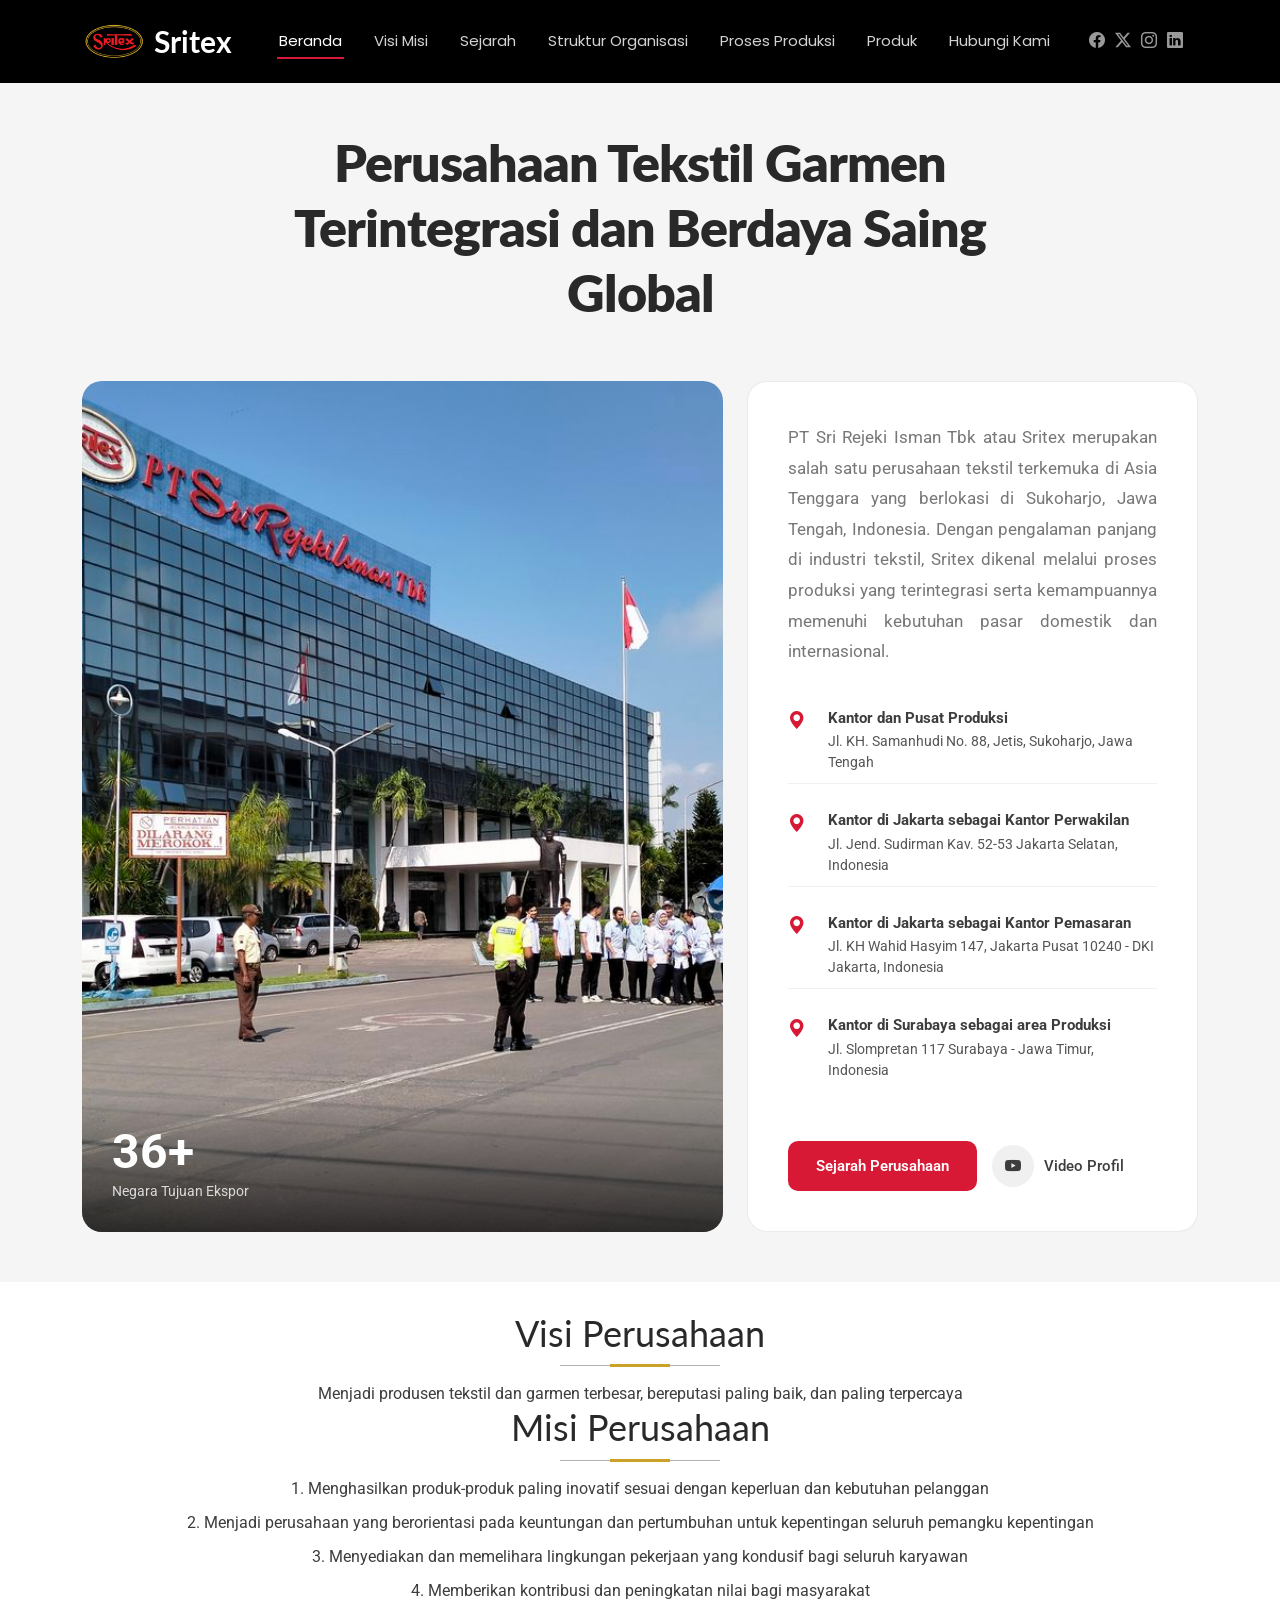
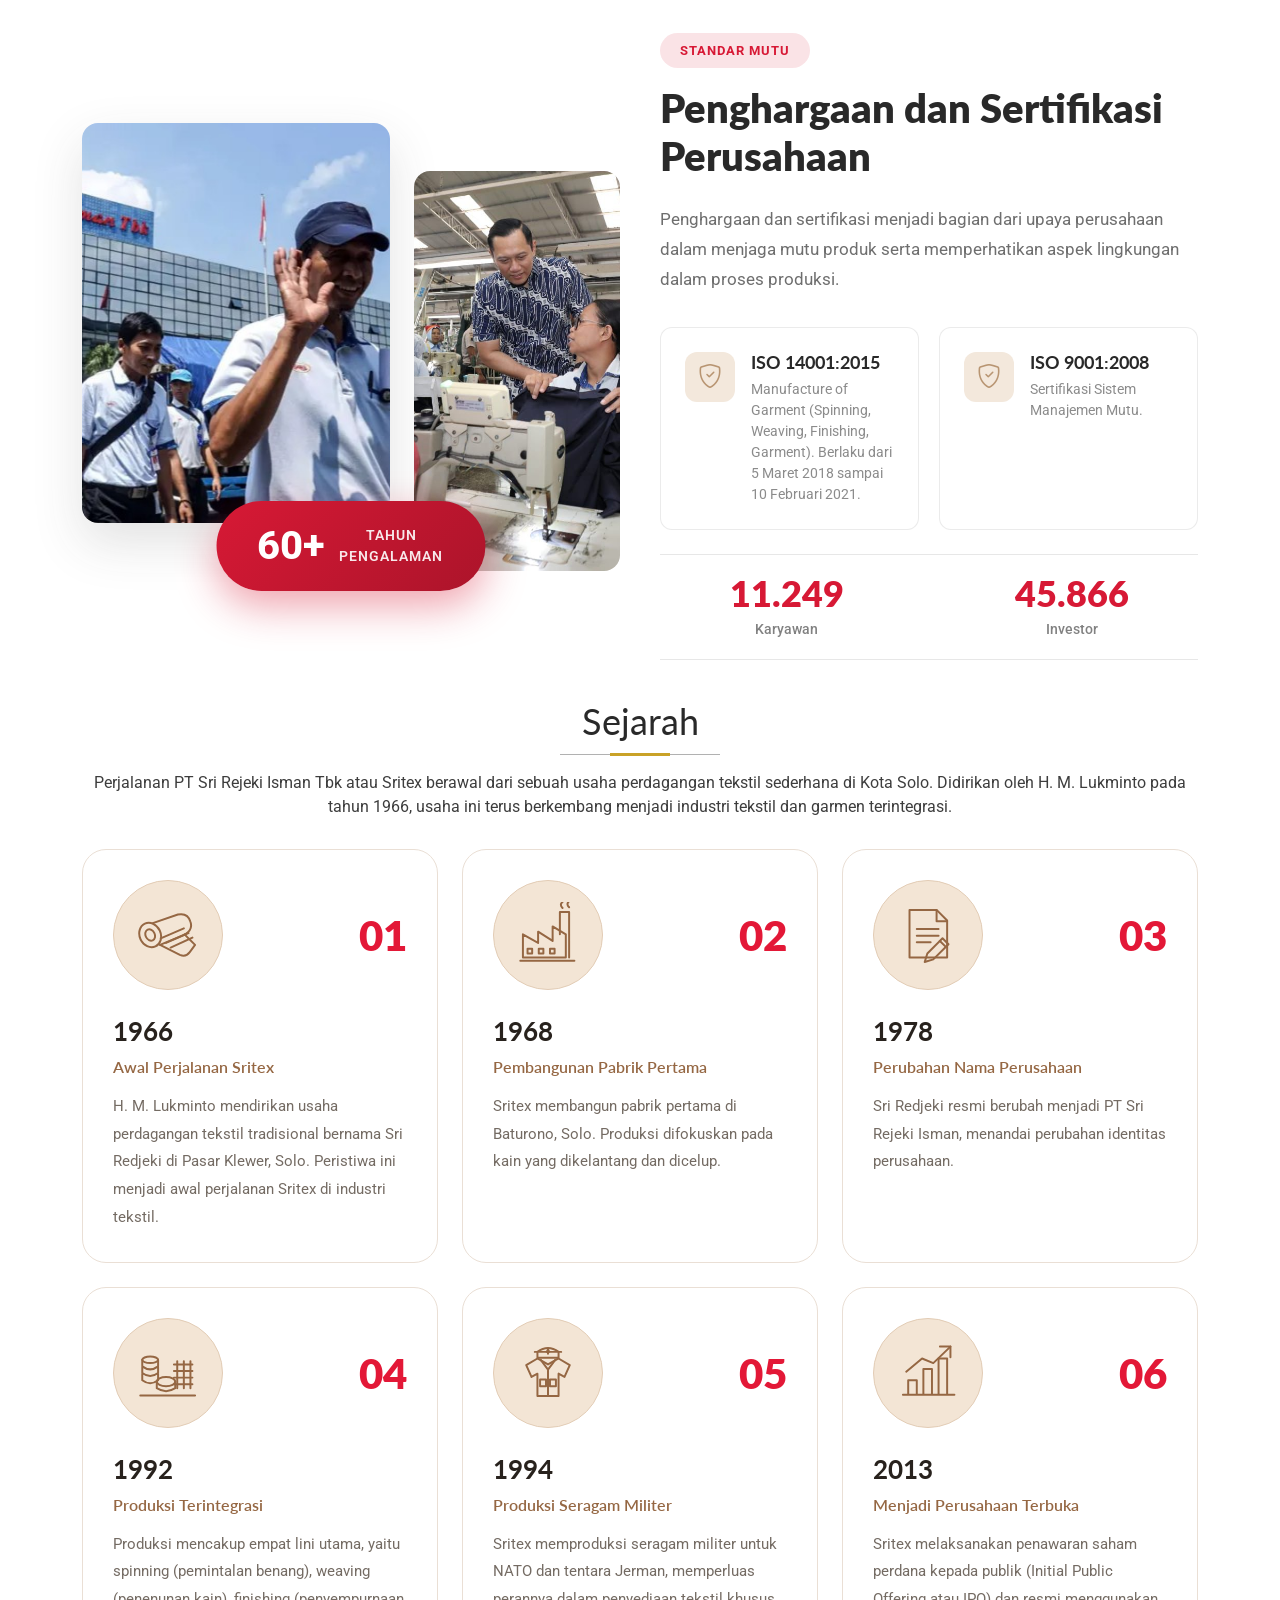
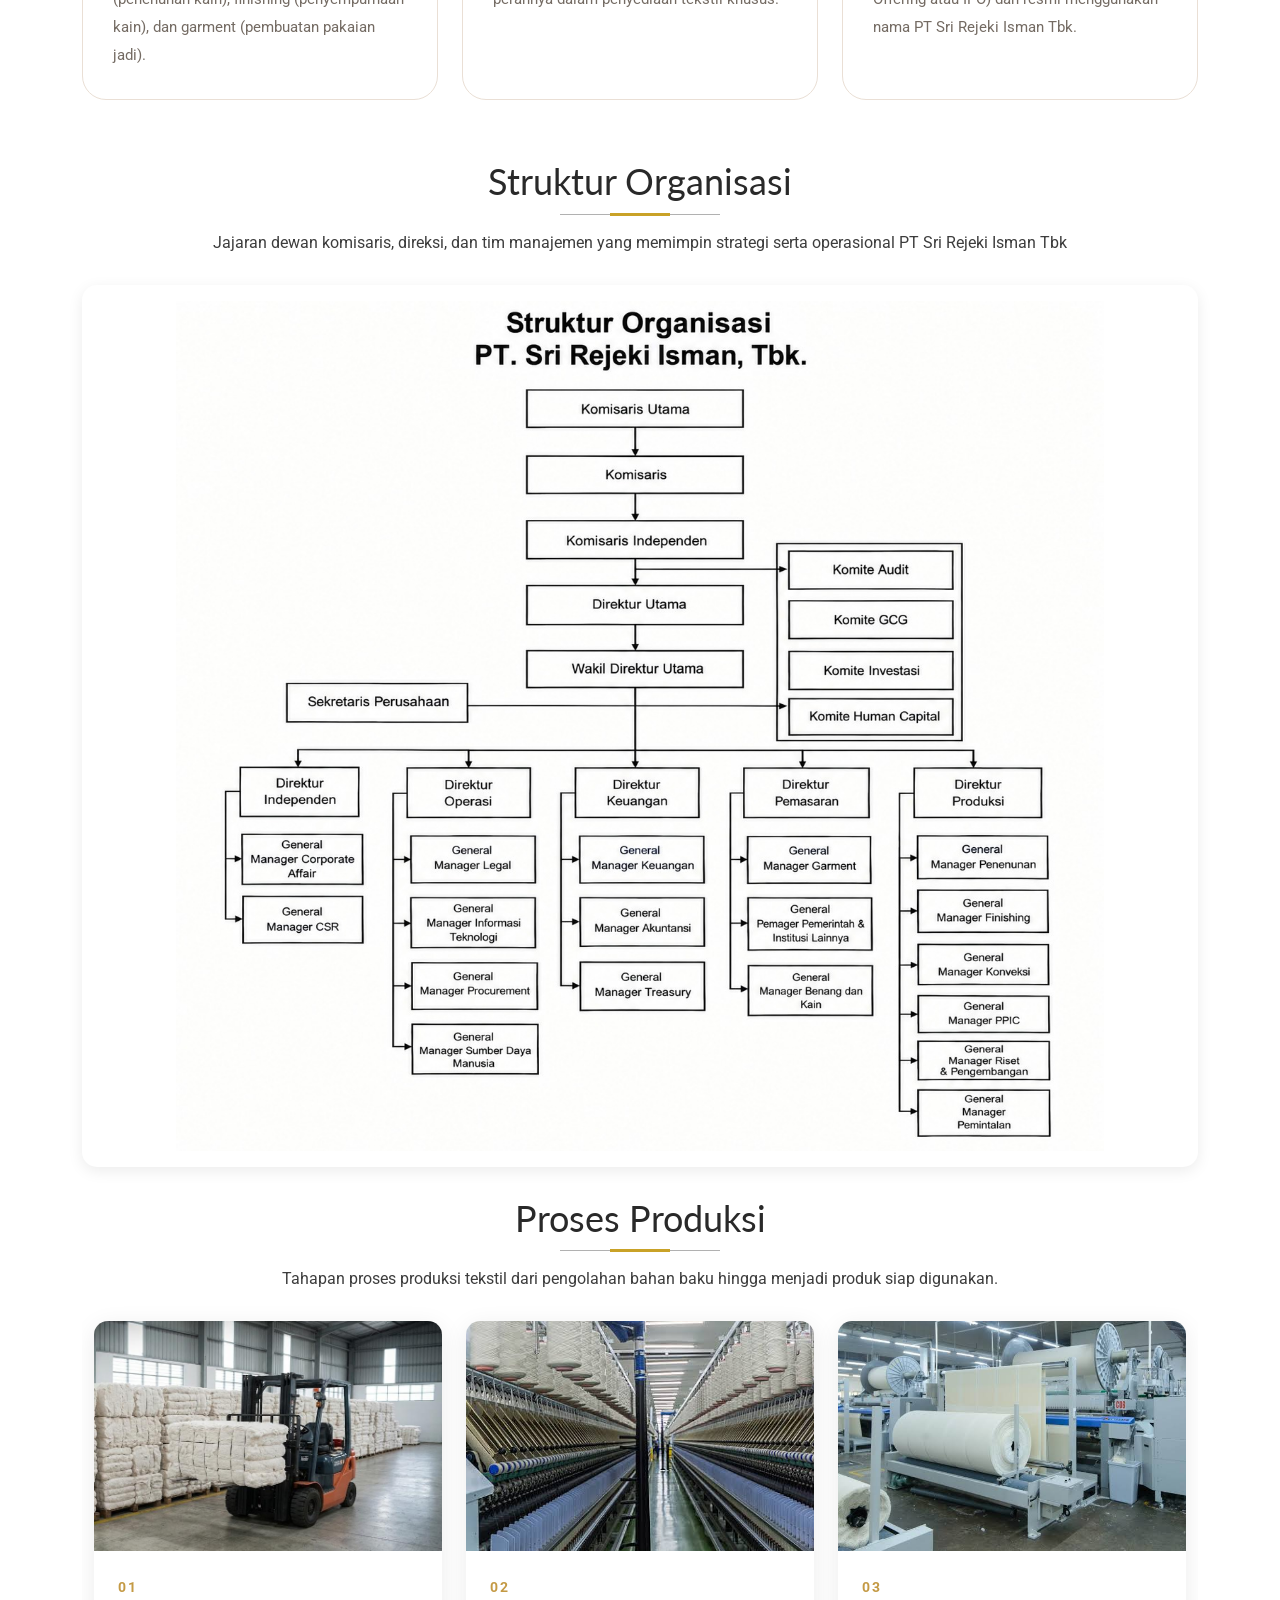
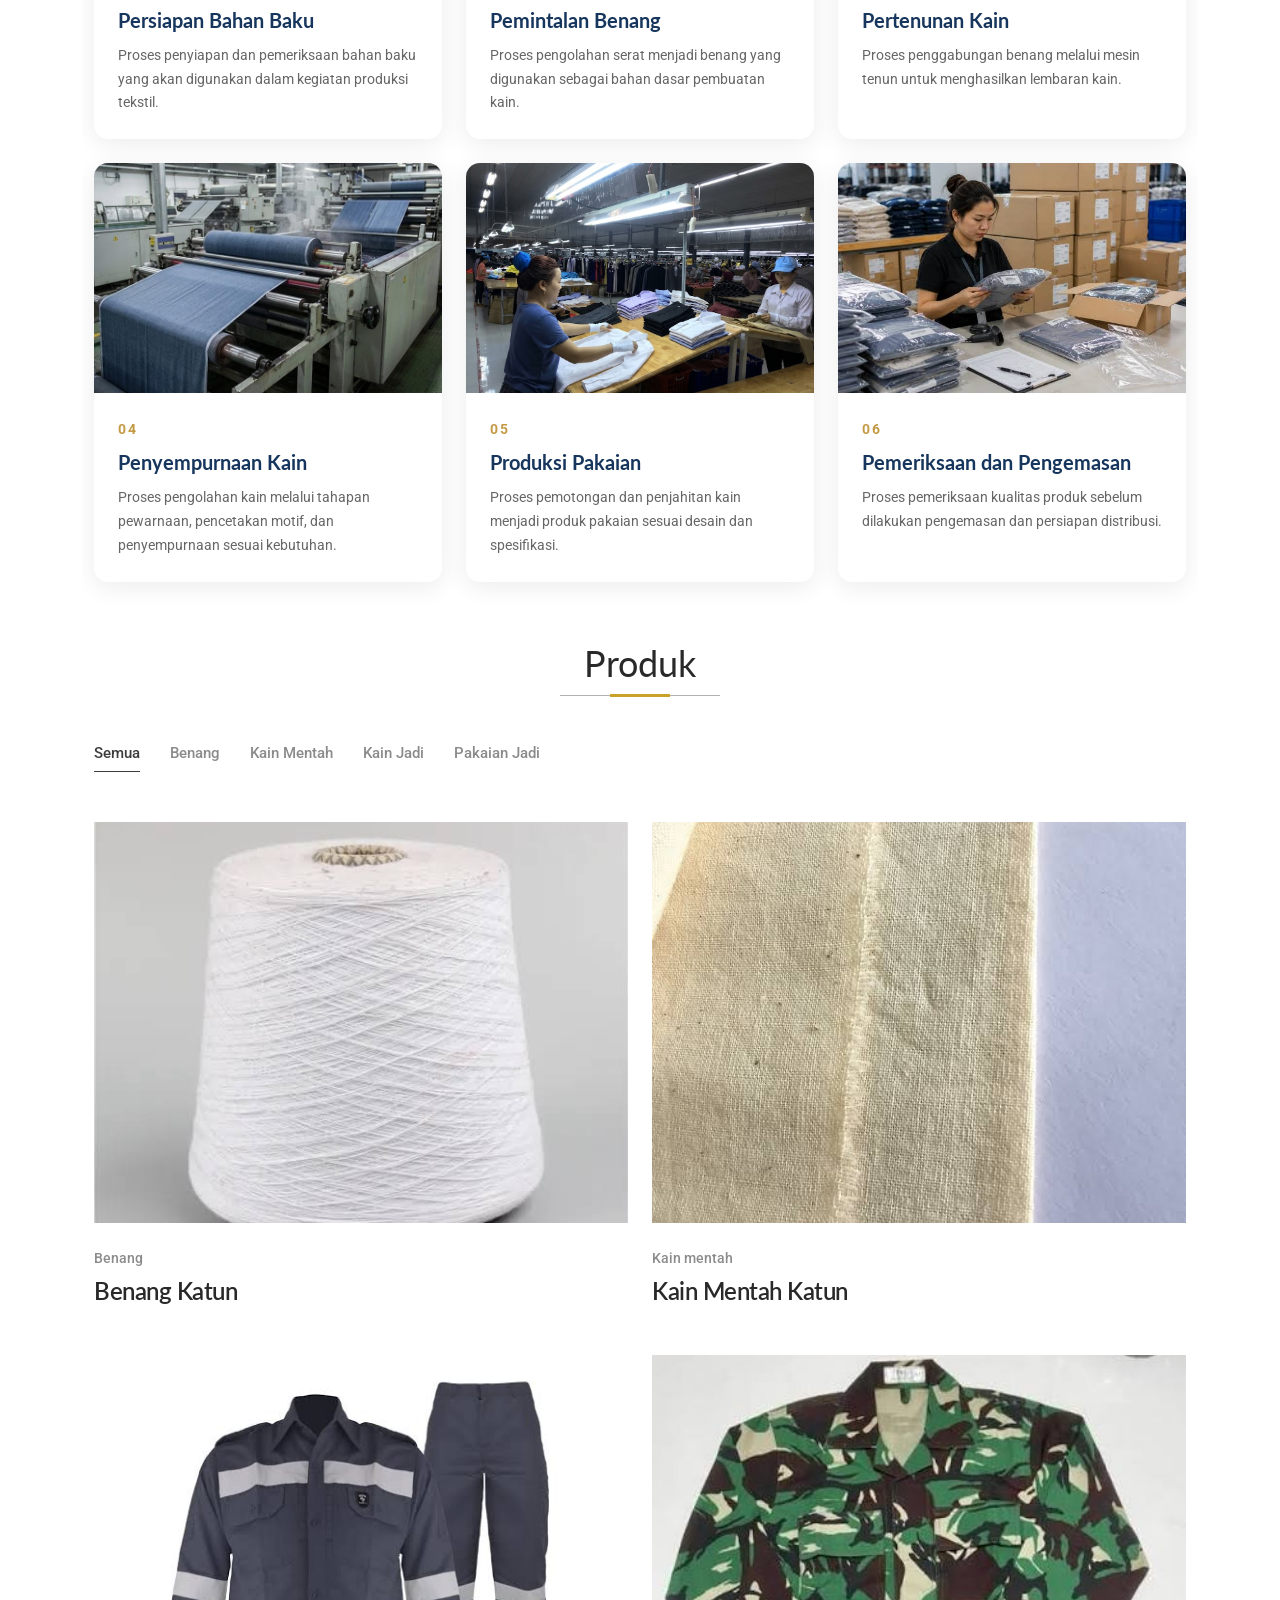
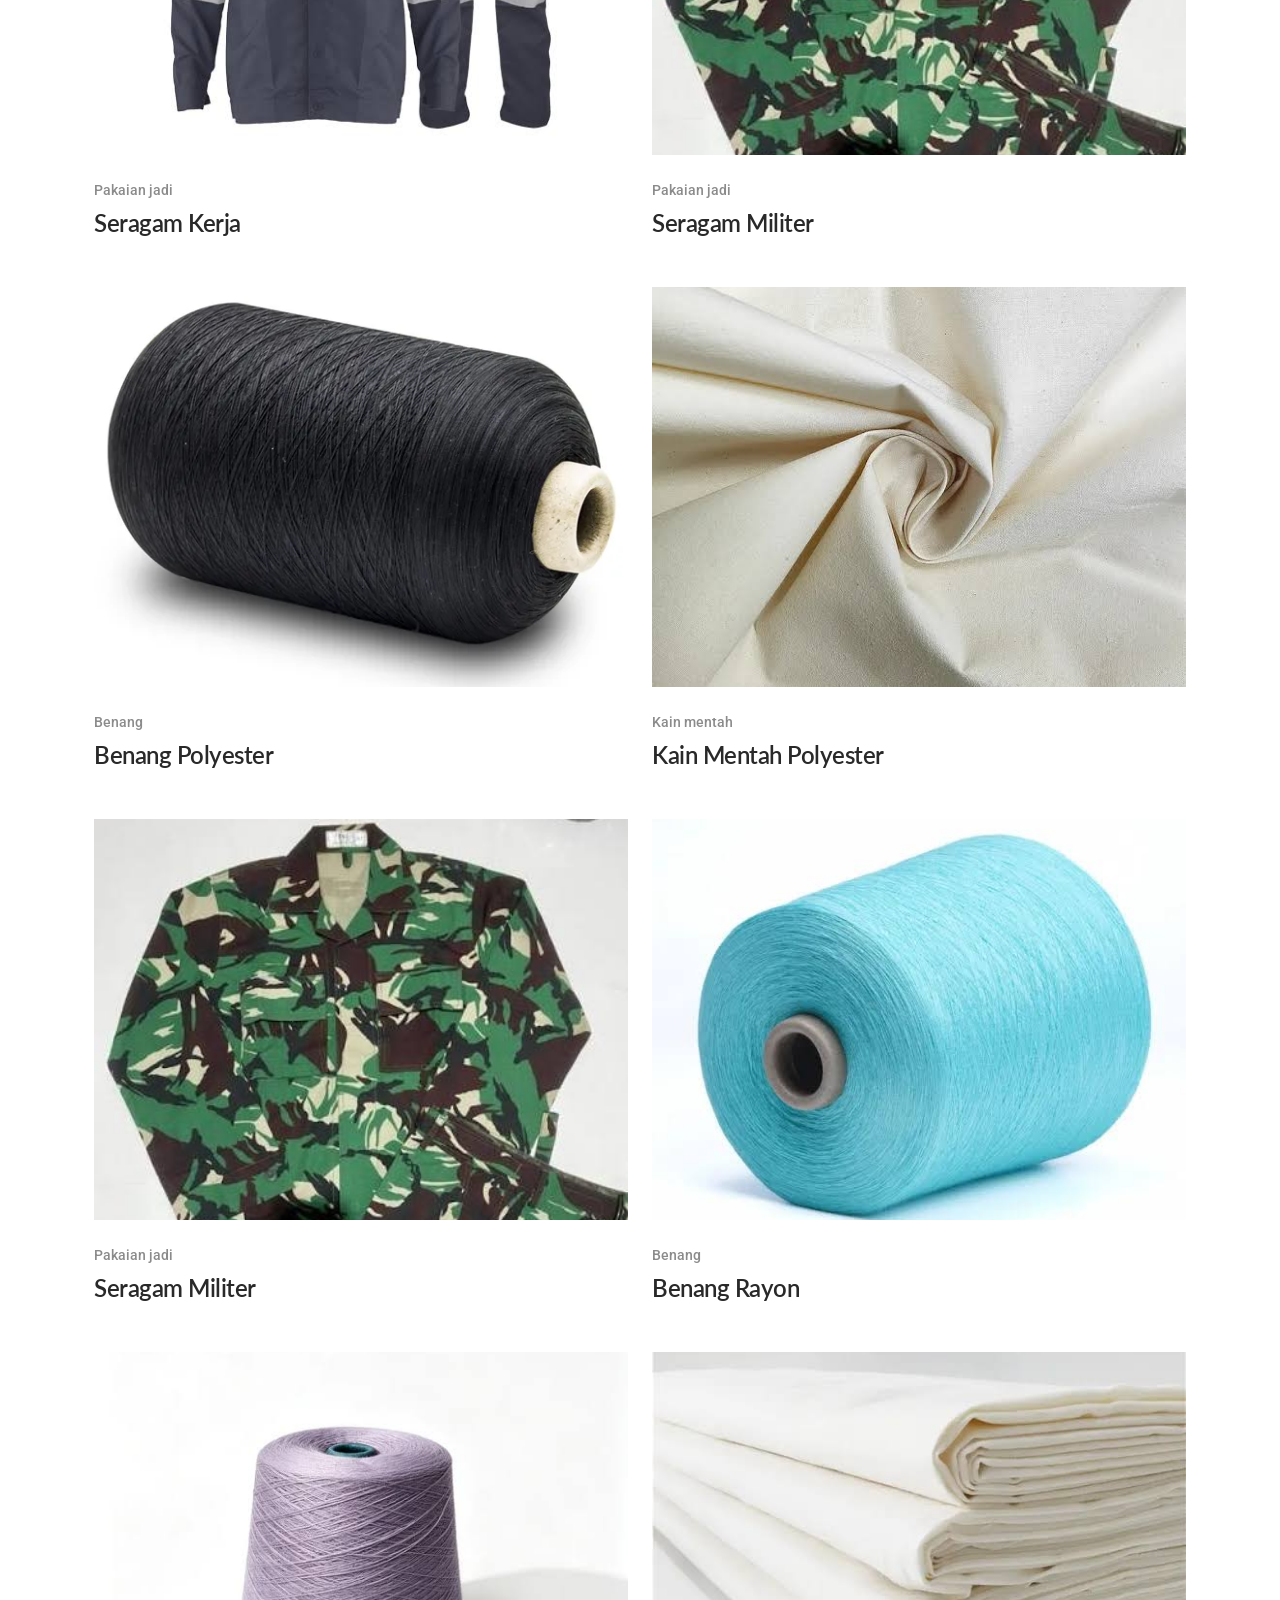
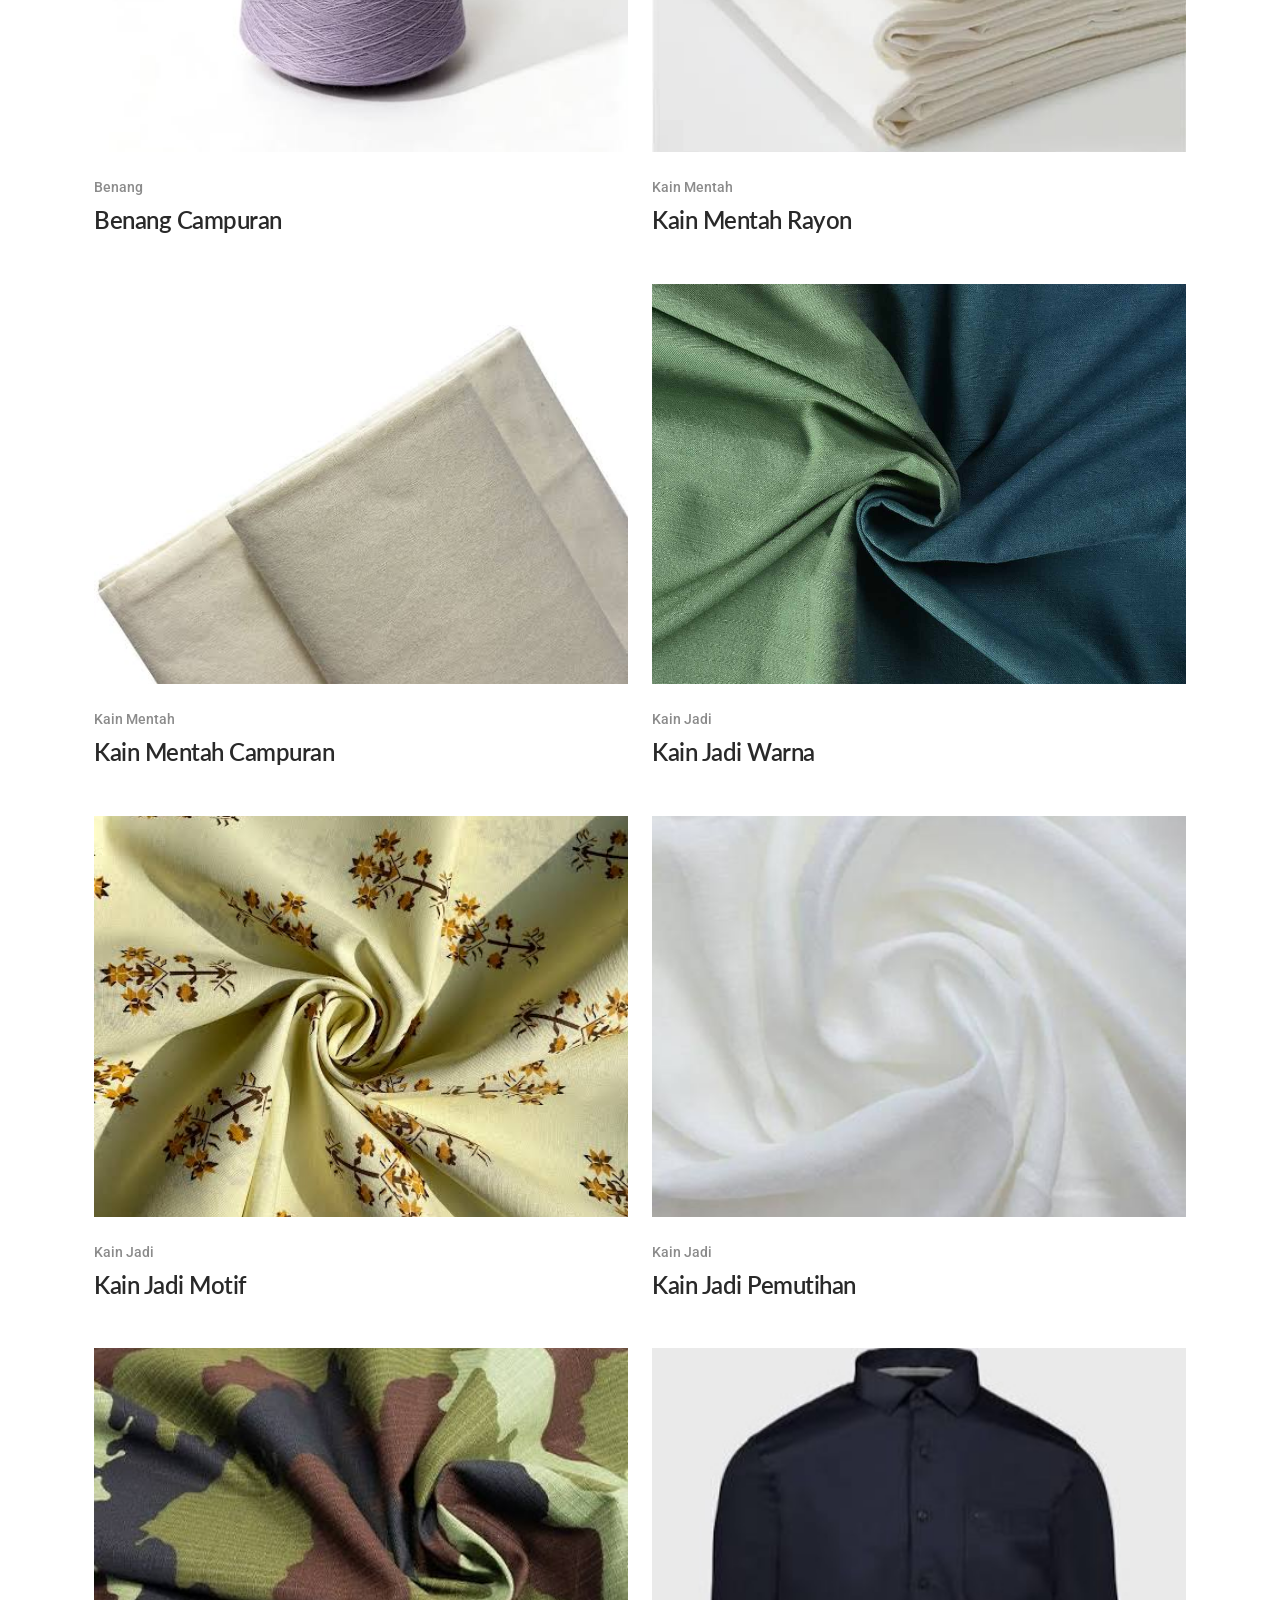
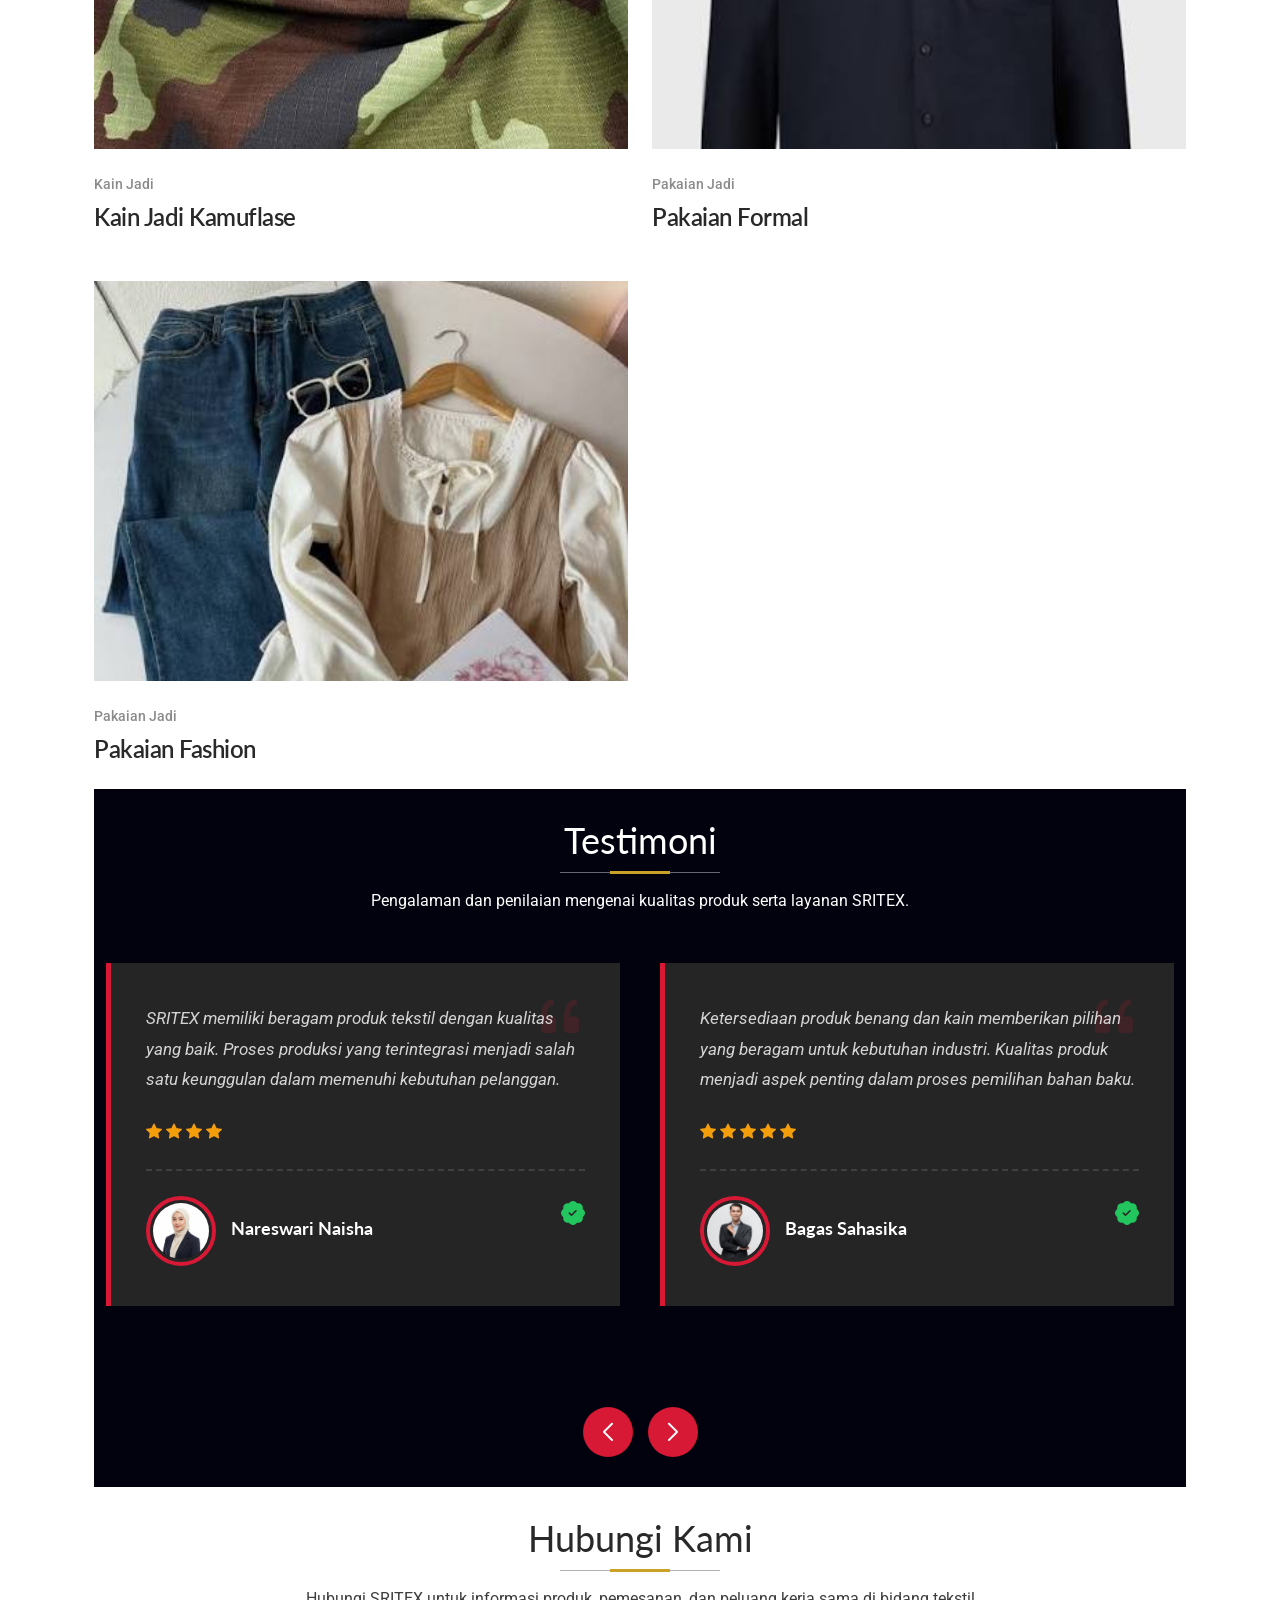
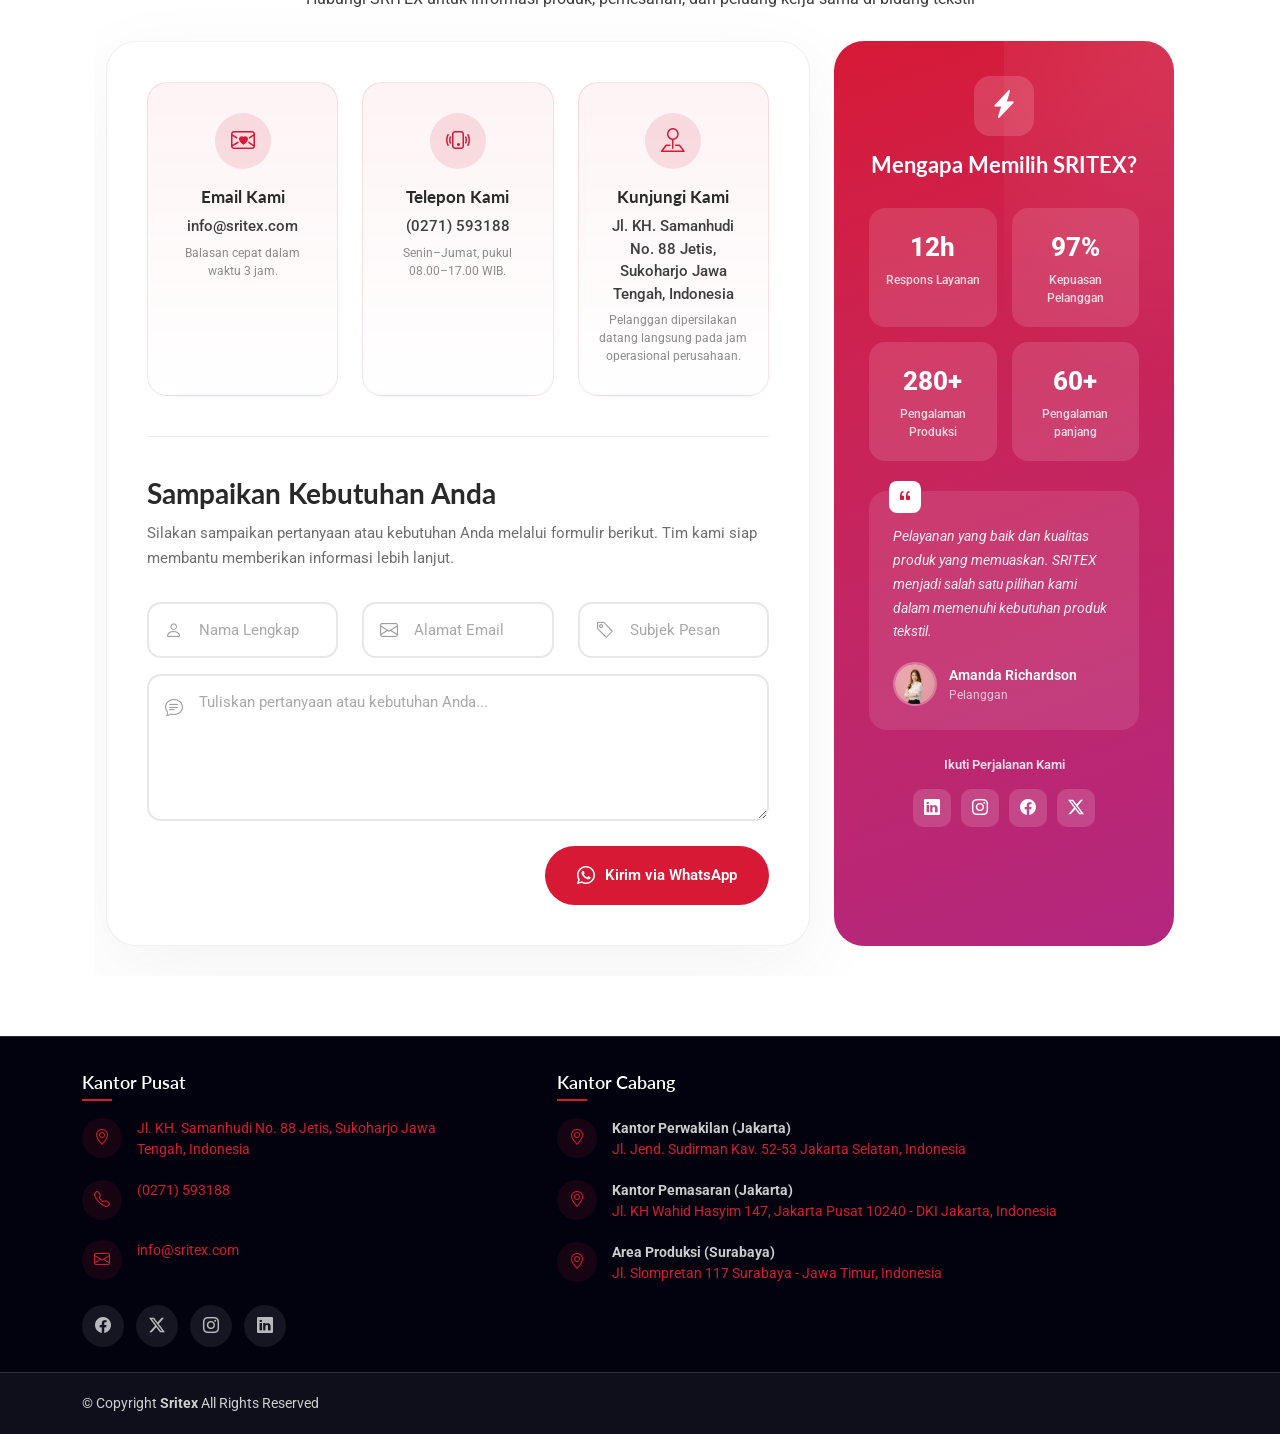
<file: index.html>
<!DOCTYPE html>
<html lang="en">

<head>
  <meta charset="utf-8">
  <meta content="width=device-width, initial-scale=1.0" name="viewport">
  <title>PT Sri Rejeki Isman Tbk | Profil Perusahaan</title>
  <meta name="description" content="">
  <meta name="keywords" content="">

  <!-- Favicons -->
  <link href="assets/img/LOGO SRITEX.png" rel="icon">
  <link href="assets/img/apple-touch-icon.png" rel="apple-touch-icon">

  <!-- Fonts -->
  <link href="https://fonts.googleapis.com" rel="preconnect">
  <link href="https://fonts.gstatic.com" rel="preconnect" crossorigin>
  <link href="https://fonts.googleapis.com/css2?family=Roboto:ital,wght@0,100;0,300;0,400;0,500;0,700;0,900;1,100;1,300;1,400;1,500;1,700;1,900&family=Lato:ital,wght@0,100;0,300;0,400;0,700;0,900;1,100;1,300;1,400;1,700;1,900&family=Poppins:ital,wght@0,100;0,200;0,300;0,400;0,500;0,600;0,700;0,800;0,900;1,100;1,200;1,300;1,400;1,500;1,600;1,700;1,800;1,900&display=swap" rel="stylesheet">

  <!-- Vendor CSS Files -->
  <link href="assets/vendor/bootstrap/css/bootstrap.min.css" rel="stylesheet">
  <link href="assets/vendor/bootstrap-icons/bootstrap-icons.css" rel="stylesheet">
  <link href="assets/vendor/aos/aos.css" rel="stylesheet">
  <link href="assets/vendor/glightbox/css/glightbox.min.css" rel="stylesheet">
  <link href="assets/vendor/swiper/swiper-bundle.min.css" rel="stylesheet">

  <!-- Main CSS File -->
  <link href="assets/css/main.css" rel="stylesheet">

  <!-- =======================================================
  * Template Name: Creativo
  * Template URL: https://bootstrapmade.com/creativo-bootstrap-creative-agency-template/
  * Updated: Mar 23 2026 with Bootstrap v5.3.8
  * Author: BootstrapMade.com
  * License: https://bootstrapmade.com/license/
  ======================================================== -->
</head>

<body class="index-page">

 <header id="header" class="header d-flex align-items-center fixed-top">
  <div class="container position-relative d-flex align-items-center justify-content-between">

    <a class="logo d-flex align-items-center me-auto me-xl-0"
       style="pointer-events: none; cursor: default;">
      <img src="assets/img/LOGO SRITEX.png" alt="Logo Sritex">
      <h1 class="sitename">Sritex</h1>
    </a>

      <nav id="navmenu" class="navmenu">
        <ul>
          <li><a href="#beranda" class="active">Beranda</a></li>
          <li><a href="#visi-misi">Visi Misi</a></li>
          <li><a href="#sejarah">Sejarah</a></li>
             <li><a href="#struktur-organisasi">Struktur Organisasi</a></li>
         <li><a href="#proses-produksi">Proses Produksi</a></li>  
         <li><a href="#produk">Produk</a></li>
          <li><a href="#Kontak">Hubungi Kami</a></li>
        </ul>
        <i class="mobile-nav-toggle d-xl-none bi bi-list"></i>
      </nav>

     
<div class="header-social-links">
 <div class="social-links">
  <a href="https://www.facebook.com/sritex.indonesia/" target="_blank" rel="noopener noreferrer" aria-label="Facebook Sritex">
    <i class="bi bi-facebook"></i>
  </a>

  <a href="https://x.com/SritexIndonesia" target="_blank" rel="noopener noreferrer" aria-label="X Sritex">
    <i class="bi bi-twitter-x"></i>
  </a>

  <a href="https://www.instagram.com/sritexindonesia/" target="_blank" rel="noopener noreferrer" aria-label="Instagram Sritex">
    <i class="bi bi-instagram"></i>
  </a>

  <a href="https://www.linkedin.com/company/sritex/" target="_blank" rel="noopener noreferrer" aria-label="LinkedIn Sritex">
    <i class="bi bi-linkedin"></i>
  </a>
</div>


    </div>
  </header>

  <main class="main">

    <!-- Beranda Section -->
    <section id="beranda" class="hero section light-background">

      <div class="container">

        <div class="row">

          <div class="col-12" data-aos="fade-down">

            <div class="hero-header">
              <h1>Perusahaan Tekstil Garmen Terintegrasi dan Berdaya Saing Global <span class="highlight"></span></h1>
            </div>

          </div><!-- End Header Column -->

        </div>

        <div class="row g-4 mt-4">

          <div class="col-lg-7" data-aos="fade-up" data-aos-delay="100">

            <div class="media-block">
              <img src="assets/img/about/img1.jpg" alt="Creative Digital Solutions" class="img-fluid">
              <div class="overlay-content">
                <div class="stats-item">
                  <span class="number">36+</span>
                  <span class="label">Negara Tujuan Ekspor</span>
                </div>
              </div>
            </div>

          </div><!-- End Media Column -->

          <div class="col-lg-5" data-aos="fade-up" data-aos-delay="200">

            <div class="info-block">
              <p class="lead-text">PT Sri Rejeki Isman Tbk atau Sritex merupakan salah satu perusahaan tekstil terkemuka di Asia Tenggara yang berlokasi di Sukoharjo, Jawa Tengah, Indonesia. Dengan pengalaman panjang di industri tekstil, Sritex dikenal melalui proses produksi yang terintegrasi serta kemampuannya memenuhi kebutuhan pasar domestik dan internasional.</p>

              <ul class="feature-list">
                <li style="display: flex; align-items: flex-start; margin-bottom: 15px;">
  <a href="https://www.google.com/maps/place/PT.+Sri+Rejeki+Isman+Tbk/@-7.6928,110.8273252,346m/data=!3m2!1e3!4b1!4m6!3m5!1s0x2e7a1687a439ba9f:0xd250127b59dade69!8m2!3d-7.6928015!4d110.8280299!16s%2Fg%2F1tz274cr" target="_blank" rel="noopener noreferrer" style="color: #ce1212; margin-right: 10px; font-size: 18px; text-decoration: none;">
    <i class="bi bi-geo-alt-fill"></i>
  </a>
  <div>
    <strong>Kantor dan Pusat Produksi</strong>
    <p style="font-weight: normal; font-size: 14px; color: #555; margin: 2px 0 0 0;">
      <a href="https://www.google.com/maps/place/PT.+Sri+Rejeki+Isman+Tbk/@-7.6928,110.8273252,346m/data=!3m2!1e3!4b1!4m6!3m5!1s0x2e7a1687a439ba9f:0xd250127b59dade69!8m2!3d-7.6928015!4d110.8280299!16s%2Fg%2F1tz274cr" target="_blank" rel="noopener noreferrer" style="color: inherit; text-decoration: none;">
        Jl. KH. Samanhudi No. 88, Jetis, Sukoharjo, Jawa Tengah
      </a>
    </p>
  </div>
</li>

<li style="display: flex; align-items: flex-start; margin-bottom: 15px;">
  <a href="https://www.google.com/maps/place/Jl.+Jend.+Sudirman+kav+52-53,+RT.5%2FRW.3,+Senayan,+Kec.+Kby.+Baru,+Kota+Jakarta+Selatan,+Daerah+Khusus+Ibukota+Jakarta+12190/@-6.2247285,106.8107518,182m/data=!3m1!1e3!4m18!1m11!3m10!1s0x2e69f1513c917d01:0x7410034730367e7f!2sJl.+Jend.+Sudirman+kav+52-53,+RT.5%2FRW.3,+Senayan,+Kec.+Kby.+Baru,+Kota+Jakarta+Selatan,+Daerah+Khusus+Ibukota+Jakarta+12190!3b1!8m2!3d-6.2247181!4d106.8106879!10e5!14m1!1BCgIgAQ!16s%2Fg%2F11fpkm5pgk!3m5!1s0x2e69f1513c917d01:0x7410034730367e7f!8m2!3d-6.2247181!4d106.8106879!16s%2Fg%2F11fpkm5pgk" target="_blank" rel="noopener noreferrer" style="color: #ce1212; margin-right: 10px; font-size: 18px; text-decoration: none;">
    <i class="bi bi-geo-alt-fill"></i>
  </a>
  <div>
    <strong>Kantor di Jakarta sebagai Kantor Perwakilan</strong>
    <p style="font-weight: normal; font-size: 14px; color: #555; margin: 2px 0 0 0;">
      <a href="https://www.google.com/maps/place/Jl.+Jend.+Sudirman+kav+52-53,+RT.5%2FRW.3,+Senayan,+Kec.+Kby.+Baru,+Kota+Jakarta+Selatan,+Daerah+Khusus+Ibukota+Jakarta+12190/@-6.2247285,106.8107518,182m/data=!3m1!1e3!4m18!1m11!3m10!1s0x2e69f1513c917d01:0x7410034730367e7f!2sJl.+Jend.+Sudirman+kav+52-53,+RT.5%2FRW.3,+Senayan,+Kec.+Kby.+Baru,+Kota+Jakarta+Selatan,+Daerah+Khusus+Ibukota+Jakarta+12190!3b1!8m2!3d-6.2247181!4d106.8106879!10e5!14m1!1BCgIgAQ!16s%2Fg%2F11fpkm5pgk!3m5!1s0x2e69f1513c917d01:0x7410034730367e7f!8m2!3d-6.2247181!4d106.8106879!16s%2Fg%2F11fpkm5pgk" target="_blank" rel="noopener noreferrer" style="color: inherit; text-decoration: none;">
        Jl. Jend. Sudirman Kav. 52-53 Jakarta Selatan, Indonesia
      </a>
    </p>
  </div>
</li>

<li style="display: flex; align-items: flex-start; margin-bottom: 15px;">
  <a href="https://www.google.com/maps/place/Jl.+K.H.+Wahid+Hasyim+No.147,+RT.10,+Kb.+Kacang,+Kecamatan+Tanah+Abang,+Kota+Jakarta+Pusat,+Daerah+Khusus+Ibukota+Jakarta+10240/@-6.1874044,106.8173322,17z/data=!3m1!4b1!4m6!3m5!1s0x2e69f427dad26f2f:0xf93ef3b245a1ddee!8m2!3d-6.1874097!4d106.8199071!16s%2Fg%2F11wb1ky9gv" target="_blank" rel="noopener noreferrer" style="color: #ce1212; margin-right: 10px; font-size: 18px; text-decoration: none;">
    <i class="bi bi-geo-alt-fill"></i>
  </a>
  <div>
    <strong>Kantor di Jakarta sebagai Kantor Pemasaran</strong>
    <p style="font-weight: normal; font-size: 14px; color: #555; margin: 2px 0 0 0;">
      <a href="https://www.google.com/maps/place/Jl.+K.H.+Wahid+Hasyim+No.147,+RT.10,+Kb.+Kacang,+Kecamatan+Tanah+Abang,+Kota+Jakarta+Pusat,+Daerah+Khusus+Ibukota+Jakarta+10240/@-6.1874044,106.8173322,17z/data=!3m1!4b1!4m6!3m5!1s0x2e69f427dad26f2f:0xf93ef3b245a1ddee!8m2!3d-6.1874097!4d106.8199071!16s%2Fg%2F11wb1ky9gv" target="_blank" rel="noopener noreferrer" style="color: inherit; text-decoration: none;">
        Jl. KH Wahid Hasyim 147, Jakarta Pusat 10240 - DKI Jakarta, Indonesia
      </a>
    </p>
  </div>
</li>

<li style="display: flex; align-items: flex-start; margin-bottom: 15px;">
  <a href="https://www.google.com/maps/place/Jl.+Slompretan+No.117,+RT.003%2FRW.01,+Bongkaran,+Kec.+Pabean+Cantian,+Surabaya,+Jawa+Timur+60161/@-7.2374794,112.738287,17z/data=!4m6!3m5!1s0x2dd7f917923de5ed:0x9c36b107b22c817d!8m2!3d-7.2374847!4d112.7408619!16s%2Fg%2F11nnks_srg" target="_blank" rel="noopener noreferrer" style="color: #ce1212; margin-right: 10px; font-size: 18px; text-decoration: none;">
    <i class="bi bi-geo-alt-fill"></i>
  </a>
  <div>
    <strong>Kantor di Surabaya sebagai area Produksi</strong>
    <p style="font-weight: normal; font-size: 14px; color: #555; margin: 2px 0 0 0;">
      <a href="https://www.google.com/maps/place/Jl.+Slompretan+No.117,+RT.003%2FRW.01,+Bongkaran,+Kec.+Pabean+Cantian,+Surabaya,+Jawa+Timur+60161/@-7.2374794,112.738287,17z/data=!4m6!3m5!1s0x2dd7f917923de5ed:0x9c36b107b22c817d!8m2!3d-7.2374847!4d112.7408619!16s%2Fg%2F11nnks_srg" target="_blank" rel="noopener noreferrer" style="color: inherit; text-decoration: none;">
        Jl. Slompretan 117 Surabaya - Jawa Timur, Indonesia
      </a>
    </p>
  </div>
</li>
              </ul>

              <div class="action-row" style="display: flex; align-items: center; gap: 15px; flex-wrap: nowrap;">
  <a href="#sejarah" class="btn-get-started">Sejarah Perusahaan</a>
  <a href="https://www.youtube.com/watch?v=KuWUPqxIbQw&t=13s" target="_blank" rel="noopener noreferrer" class="btn-contact" style="margin: 0; white-space: nowrap;">
    <i class="bi bi-youtube"></i>
    <span>Video Profil</span>
  </a>
</div>
            </div>

          </div><!-- End Info Column -->

        </div>

      </div>

    </section><!-- /Hero Section -->

    <!-- Visi Misi Section -->
    <section id="visi-misi" class="about section">

      <!-- Section Title -->
      <div class="container section-title" data-aos="fade-up">
        <h2>Visi Perusahaan</h2>
        <p>Menjadi produsen tekstil dan garmen terbesar, bereputasi paling baik, dan paling terpercaya</p>

        <h2>Misi Perusahaan</h2>
        <p>1. Menghasilkan produk-produk paling inovatif sesuai dengan keperluan dan kebutuhan pelanggan</p>
        <p>2. Menjadi perusahaan yang berorientasi pada keuntungan dan pertumbuhan untuk kepentingan seluruh pemangku kepentingan</p>
        <p>3. Menyediakan dan memelihara lingkungan pekerjaan yang kondusif bagi seluruh karyawan</p>
        <p>4. Memberikan kontribusi dan peningkatan nilai bagi masyarakat</p>
      </div><!-- End Section Title -->

      <div class="container" data-aos="fade-up" data-aos-delay="100">

        <div class="about-wrapper">

          <div class="image-gallery" data-aos="zoom-in" data-aos-delay="200">
            <div class="gallery-grid">
              <div class="gallery-item main-image">
                <img src="assets/img/about/about-14.jpg" alt="Professional team collaboration" class="img-fluid" loading="lazy">
              </div>
              <div class="gallery-item side-image">
                <img src="assets/img/about/about-square-12.jpg" alt="Creative workspace environment" class="img-fluid" loading="lazy">
              </div>
            </div>
            <div class="experience-badge">
              <div class="badge-inner">
                <span class="number">60+</span>
                <span class="label">TAHUN PENGALAMAN</span>
              </div>
            </div>
          </div>

          <div class="info-panel" data-aos="fade-up" data-aos-delay="300">

            <div class="panel-header">
              <span class="tagline">STANDAR MUTU</span>
              <h2>Penghargaan dan Sertifikasi Perusahaan</h2>
            </div>

            <p class="description">
              Penghargaan dan sertifikasi menjadi bagian dari upaya perusahaan dalam menjaga mutu produk serta memperhatikan aspek lingkungan dalam proses produksi.
            </p>

            <div class="highlights-row">
              <div class="highlight-box" data-aos="fade-up" data-aos-delay="350">
                <div class="icon-wrap">
                  <i class="bi bi-shield-check"></i>
                </div>
                <div class="highlight-content">
                  <h4>ISO 14001:2015</h4>
                  <p>Manufacture of Garment (Spinning, Weaving, Finishing, Garment). Berlaku dari 5 Maret 2018 sampai 10 Februari 2021.</p>
                </div>
              </div>
              <div class="highlight-box" data-aos="fade-up" data-aos-delay="400">
                <div class="icon-wrap">
                 <i class="bi bi-shield-check"></i>
                </div>
                <div class="highlight-content">
                  <h4>ISO 9001:2008</h4>
                  <p>Sertifikasi Sistem Manajemen Mutu.</p>
                </div>
              </div>
            </div>

            <div class="stats-row" data-aos="fade-up" data-aos-delay="450">
              <div class="stat-block">
                <h3>11.249</h3>
                <span>Karyawan</span>
              </div>
              <div class="stat-block">
                <h3>45.866</h3>
                <span>Investor</span>
              </div>
              </div>
            </div>

           

          </div>

        </div>

      </div>

    </section><!-- /Tentang Section -->

    
<!-- Sejarah Section -->
<section id="sejarah" class="services section history-section">

  <div class="container section-title" data-aos="fade-up">
    <h2>Sejarah</h2>
    <p>
      Perjalanan PT Sri Rejeki Isman Tbk atau Sritex berawal dari
      sebuah usaha perdagangan tekstil sederhana di Kota Solo.
      Didirikan oleh H. M. Lukminto pada tahun 1966, usaha ini terus
      berkembang menjadi industri tekstil dan garmen terintegrasi.
    </p>
  </div>

  <div class="container">
    <div class="row g-4">

      <!-- 1966 -->
      <div class="col-lg-4 col-md-6">
        <article class="service-card history-card">
          <div class="card-header">
            <div class="history-icon">
              <svg viewBox="0 0 100 100" fill="none">
                <g stroke="currentColor" stroke-width="3"
                   stroke-linecap="round" stroke-linejoin="round">
                  <ellipse cx="23" cy="50" rx="16" ry="19"
                    transform="rotate(-25 23 50)"/>
                  <ellipse cx="23" cy="50" rx="7" ry="9"
                    transform="rotate(-25 23 50)"/>
                  <path d="M27 32 65 19Q80 16 84 30Q88 42 76 49L38 65"/>
                  <path d="M38 65 68 80Q77 84 83 76L91 65 75 49"/>
                  <path d="M39 55 74 40M47 62 81 47M54 69 87 54"/>
                </g>
              </svg>
            </div>
            <span class="service-num">01</span>
          </div>
          <div class="card-body">
            <h4>1966</h4>
            <h5>Awal Perjalanan Sritex</h5>
            <p>H. M. Lukminto mendirikan usaha perdagangan tekstil tradisional bernama Sri Redjeki di Pasar Klewer, Solo. Peristiwa ini menjadi awal perjalanan Sritex di industri tekstil.</p>
          </div>
        </article>
      </div>

      <!-- 1968 -->
      <div class="col-lg-4 col-md-6">
        <article class="service-card history-card">
          <div class="card-header">
            <div class="history-icon">
              <svg viewBox="0 0 100 100" fill="none">
                <g stroke="currentColor" stroke-width="3"
                   stroke-linecap="round" stroke-linejoin="round">
                  <path d="M12 84V49L35 62V45L57 59V37L77 49V84Z"/>
                  <path d="M68 49V15H82V84"/>
                  <path d="M19 71h7v7h-7zM36 71h7v7h-7zM53 71h7v7h-7z"/>
                  <path d="M8 89H90"/>
                  <path d="M72 9q-5-5 0-9M82 8q-5-5 0-9"/>
                </g>
              </svg>
            </div>
            <span class="service-num">02</span>
          </div>
          <div class="card-body">
            <h4>1968</h4>
            <h5>Pembangunan Pabrik Pertama</h5>
            <p>Sritex membangun pabrik pertama di Baturono, Solo. Produksi difokuskan pada kain yang dikelantang dan dicelup.</p>
          </div>
        </article>
      </div>

      <!-- 1978 -->
      <div class="col-lg-4 col-md-6">
        <article class="service-card history-card">
          <div class="card-header">
            <div class="history-icon">
              <svg viewBox="0 0 100 100" fill="none">
                <g stroke="currentColor" stroke-width="3"
                   stroke-linecap="round" stroke-linejoin="round">
                  <path d="M22 12H63L79 28V84H22Z"/>
                  <path d="M63 12V29H79"/>
                  <path d="M33 41H66M33 51H66M33 61H54"/>
                  <path d="m49 78 23-23 9 9-23 23-13 4z"/>
                  <path d="m68 59 9 9"/>
                </g>
              </svg>
            </div>
            <span class="service-num">03</span>
          </div>
          <div class="card-body">
            <h4>1978</h4>
            <h5>Perubahan Nama Perusahaan</h5>
            <p>Sri Redjeki resmi berubah menjadi PT Sri Rejeki Isman, menandai perubahan identitas perusahaan.</p>
          </div>
        </article>
      </div>

      <!-- 1992 -->
      <div class="col-lg-4 col-md-6">
        <article class="service-card history-card">
          <div class="card-header">
            <div class="history-icon">
              <svg viewBox="0 0 100 100" fill="none">
                <g stroke="currentColor" stroke-width="3"
                   stroke-linecap="round" stroke-linejoin="round">
                  <ellipse cx="23" cy="30" rx="12" ry="5"/>
                  <path d="M11 30V61Q23 70 35 61V30M11 40Q23 49 35 40M11 50Q23 59 35 50"/>
                  <ellipse cx="47" cy="63" rx="14" ry="7"/>
                  <path d="M33 63V73Q47 82 61 73V63"/>
                  <path d="M59 37H87M59 47H87M59 57H87M59 67H87"/>
                  <path d="M64 32V73M74 32V73M84 32V73M8 84H91"/>
                </g>
              </svg>
            </div>
            <span class="service-num">04</span>
          </div>
          <div class="card-body">
            <h4>1992</h4>
            <h5>Produksi Terintegrasi</h5>
            <p>Produksi mencakup empat lini utama, yaitu spinning (pemintalan benang), weaving (penenunan kain), finishing (penyempurnaan kain), dan garment (pembuatan pakaian jadi).</p>
          </div>
        </article>
      </div>

      <!-- 1994 -->
      <div class="col-lg-4 col-md-6">
        <article class="service-card history-card">
          <div class="card-header">
            <div class="history-icon">
              <svg viewBox="0 0 100 100" fill="none">
                <g stroke="currentColor" stroke-width="3"
                   stroke-linecap="round" stroke-linejoin="round">
                  <path d="m34 28 16 9 16-9 17 10-8 18-9-5v34H34V51l-9 5-8-18z"/>
                  <path d="m39 30 11 15 11-15M50 45v40"/>
                  <path d="M38 60h9v10h-9zM53 60h9v10h-9z"/>
                  <path d="M34 18q16-12 32 0v9H34zM30 18h40M50 13v8"/>
                  <path d="m50 15 2 3h-4z"/>
                </g>
              </svg>
            </div>
            <span class="service-num">05</span>
          </div>
          <div class="card-body">
            <h4>1994</h4>
            <h5>Produksi Seragam Militer</h5>
            <p>Sritex memproduksi seragam militer untuk NATO dan tentara Jerman, memperluas perannya dalam penyediaan tekstil khusus.</p>
          </div>
        </article>
      </div>

      <!-- 2013 -->
      <div class="col-lg-4 col-md-6">
        <article class="service-card history-card">
          <div class="card-header">
            <div class="history-icon">
              <svg viewBox="0 0 100 100" fill="none">
                <g stroke="currentColor" stroke-width="3"
                   stroke-linecap="round" stroke-linejoin="round">
                  <path d="M12 83H90M20 83V61H33V83M43 83V44H56V83M66 83V28H79V83"/>
                  <path d="m17 48 24-20 17 7 26-25"/>
                  <path d="M68 10H84V26"/>
                </g>
              </svg>
            </div>
            <span class="service-num">06</span>
          </div>
          <div class="card-body">
            <h4>2013</h4>
            <h5>Menjadi Perusahaan Terbuka</h5>
            <p>Sritex melaksanakan penawaran saham perdana kepada publik (Initial Public Offering atau IPO) dan resmi menggunakan nama PT Sri Rejeki Isman Tbk.</p>
          </div>
        </article>
      </div>

    </div>
  </div>
</section>
<!-- /Sejarah Section -->

    
       <!-- Struktur Organisasi Section -->
    <section id="struktur-organisasi" class="team section">

      <!-- Section Title -->
      <div class="container section-title" data-aos="fade-up">
        <h2>Struktur Organisasi</h2>
        <p>Jajaran dewan komisaris, direksi, dan tim manajemen yang memimpin strategi serta operasional PT Sri Rejeki Isman Tbk</p>
      </div><!-- End Section Title -->

      <div class="container" data-aos="fade-up" data-aos-delay="100">

        <div class="row g-4 justify-content-center">

          <div class="col-12" data-aos="fade-up">
  <div class="team-card p-3 text-center" style="background: #ffffff; border-radius: 15px; box-shadow: 0 4px 15px rgba(0,0,0,0.08);">
    <img src="assets/img/STRUKTUR ORGANISASI.jpeg" alt="Struktur Organisasi PT Sri Rejeki Isman Tbk" class="img-fluid" style="width: 100%; max-height: 850px; object-fit: contain; border-radius: 10px;">

  </div>
</div>
</div>     
<!-- Process Production Section -->
<section id="proses-produksi" class="services section">

  <!-- Section Title -->
  <div class="container section-title" data-aos="fade-up">
    <h2>Proses Produksi</h2>
    <p>Tahapan proses produksi tekstil dari pengolahan bahan baku hingga menjadi produk siap digunakan.</p>
  </div>

  <div class="container">
    <div class="row gy-4">

      <!-- Tahap 1 -->
      <div class="col-lg-4 col-md-6" data-aos="fade-up">
        <div class="process-card">
          <div class="process-image">
            <img src="assets/img/persiapan bahan baku(1).jpeg" alt="Persiapan Bahan Baku">
          </div>
          <div class="process-content">
            <span class="process-number">01</span>
            <h3>Persiapan Bahan Baku</h3>
            <p>Proses penyiapan dan pemeriksaan bahan baku yang akan digunakan dalam kegiatan produksi tekstil.</p>
          </div>
        </div>
      </div>

      <!-- Tahap 2 -->
      <div class="col-lg-4 col-md-6" data-aos="fade-up" data-aos-delay="100">
        <div class="process-card">
          <div class="process-image">
            <img src="assets/img/pemintalan benang 1.jpeg" alt="Pemintalan Benang">
          </div>
          <div class="process-content">
            <span class="process-number">02</span>
            <h3>Pemintalan Benang</h3>
            <p>Proses pengolahan serat menjadi benang yang digunakan sebagai bahan dasar pembuatan kain.</p>
          </div>
        </div>
      </div>

      <!-- Tahap 3 -->
      <div class="col-lg-4 col-md-6" data-aos="fade-up" data-aos-delay="200">
        <div class="process-card">
          <div class="process-image">
            <img src="assets/img/pertenunan kaun.jpeg" alt="Pertenunan Kain">
          </div>
          <div class="process-content">
            <span class="process-number">03</span>
            <h3>Pertenunan Kain</h3>
            <p>Proses penggabungan benang melalui mesin tenun untuk menghasilkan lembaran kain.</p>
          </div>
        </div>
      </div>

      <!-- Tahap 4 -->
      <div class="col-lg-4 col-md-6" data-aos="fade-up">
        <div class="process-card">
          <div class="process-image">
            <img src="assets/img/penyempurnaan kain 1(1).jpeg" alt="Penyempurnaan Kain">
          </div>
          <div class="process-content">
            <span class="process-number">04</span>
            <h3>Penyempurnaan Kain</h3>
            <p>Proses pengolahan kain melalui tahapan pewarnaan, pencetakan motif, dan penyempurnaan sesuai kebutuhan.</p>
          </div>
        </div>
      </div>

      <!-- Tahap 5 -->
      <div class="col-lg-4 col-md-6" data-aos="fade-up" data-aos-delay="100">
        <div class="process-card">
          <div class="process-image">
            <img src="assets/img/produksi kain.jpeg" alt="Produksi Pakaian">
          </div>
          <div class="process-content">
            <span class="process-number">05</span>
            <h3>Produksi Pakaian</h3>
            <p>Proses pemotongan dan penjahitan kain menjadi produk pakaian sesuai desain dan spesifikasi.</p>
          </div>
        </div>
      </div>

      <!-- Tahap 6 -->
      <div class="col-lg-4 col-md-6" data-aos="fade-up" data-aos-delay="200">
        <div class="process-card">
          <div class="process-image">
            <img src="assets/img/pemeriksaan dan pengemasan.jpeg" alt="Pemeriksaan dan Pengemasan">
          </div>
          <div class="process-content">
            <span class="process-number">06</span>
            <h3>Pemeriksaan dan Pengemasan</h3>
            <p>Proses pemeriksaan kualitas produk sebelum dilakukan pengemasan dan persiapan distribusi.</p>
          </div>
        </div>
      </div>

    </div>
  </div>
</section>
<!-- /Process Production Section -->

    <!-- Produk Section -->
    <section id="produk" class="portfolio section">

      <!-- Section Title -->
      <div class="container section-title" data-aos="fade-up">
        <h2>Produk</h2>
        
      </div><!-- End Section Title -->

      <div class="container">

        <div class="isotope-layout" data-default-filter="*" data-layout="masonry" data-sort="original-order">

          <div class="filter-header" data-aos="fade-up" data-aos-delay="100">
           <ul class="portfolio-filters isotope-filters">
  <li data-filter="*" class="filter-active">Semua</li>
  <li data-filter=".filter-web">Benang</li>
  <li data-filter=".filter-branding">Kain Mentah</li>
  <li data-filter=".filter-kain-jadi">Kain Jadi</li>
  <li data-filter=".filter-campaign">Pakaian Jadi</li>
</ul>
          </div><!-- End Filter Header -->

          <div class="row g-4 isotope-container" data-aos="fade-up" data-aos-delay="200">

            <div class="col-lg-6 col-md-6 portfolio-item isotope-item filter-web">
              <div class="portfolio-card">
                <div class="portfolio-image">
                  <img src="assets/img/portfolio/BENANG KATUN.jpg" class="img-fluid" alt="" loading="lazy">
                  <div class="portfolio-overlay">
                    <div class="overlay-actions">
                      <a href="assets/img/portfolio/BENANG KATUN.jpg" title="Benang Katun" data-gallery="portfolio-gallery-web" class="glightbox action-btn"><i class="bi bi-arrows-fullscreen"></i></a>
                      <a href="terms.html#benang-katun" title="Detail Produk" class="action-btn"><i class="bi bi-arrow-right"></i></a>
                    </div>
                  </div>
                </div>
                <div class="portfolio-content">
                  <span class="portfolio-category">Benang</span>
                  <h4 class="portfolio-title">Benang Katun</h4>
                </div>
              </div>
            </div><!-- End Portfolio Item -->

            <div class="col-lg-6 col-md-6 portfolio-item isotope-item filter-branding">
              <div class="portfolio-card">
                <div class="portfolio-image">
                  <img src="assets/img/portfolio/KAIN MENTAH KATUN.jpg" class="img-fluid" alt="" loading="lazy">
                  <div class="portfolio-overlay">
                    <div class="overlay-actions">
                      <a href="assets/img/portfolio/KAIN MENTAH KATUN.jpg" title="Kain Mentah Katun" data-gallery="portfolio-gallery-branding" class="glightbox action-btn"><i class="bi bi-arrows-fullscreen"></i></a>
                      <a href="terms.html#kain-mentah-katun" title="Detail Produk" class="action-btn"><i class="bi bi-arrow-right"></i></a>
                    </div>
                  </div>
                </div>
                <div class="portfolio-content">
                  <span class="portfolio-category">Kain mentah</span>
                  <h4 class="portfolio-title">Kain Mentah Katun</h4>
                </div>
              </div>
            </div><!-- End Portfolio Item -->

           <!-- Seragam Kerja -->
<div class="col-lg-6 col-md-6 portfolio-item isotope-item filter-campaign">
  <div class="portfolio-card">
    <div class="portfolio-image">
      <img src="assets/img/portfolio/SERAGAM KERJA.jpg" class="img-fluid" alt="" loading="lazy">
      <div class="portfolio-overlay">
        <div class="overlay-actions">
          <a href="assets/img/portfolio/SERAGAM KERJA.jpg" title="Seragam Kerja" data-gallery="portfolio-gallery-campaign" class="glightbox action-btn"><i class="bi bi-arrows-fullscreen"></i></a>
          <a href="terms.html#seragam-kerja" title="Detail Produk" class="action-btn"><i class="bi bi-arrow-right"></i></a>
        </div>
      </div>
    </div>
    <div class="portfolio-content">
      <span class="portfolio-category">Pakaian jadi</span>
      <h4 class="portfolio-title">Seragam Kerja</h4>
    </div>
  </div>
</div><!-- End Portfolio Item -->

<!-- Seragam Militer -->
<div class="col-lg-6 col-md-6 portfolio-item isotope-item filter-campaign">
  <div class="portfolio-card">
    <div class="portfolio-image">
      <img src="assets/img/portfolio/SERAGAM MILITER.jpg" class="img-fluid" alt="" loading="lazy">
      <div class="portfolio-overlay">
        <div class="overlay-actions">
          <a href="assets/img/portfolio/SERAGAM MILITER.jpg" title="Seragam Militer" data-gallery="portfolio-gallery-campaign" class="glightbox action-btn"><i class="bi bi-arrows-fullscreen"></i></a>
          <a href="terms.html#seragam-militer" title="Detail Produk" class="action-btn"><i class="bi bi-arrow-right"></i></a>
        </div>
      </div>
    </div>
    <div class="portfolio-content">
      <span class="portfolio-category">Pakaian jadi</span>
      <h4 class="portfolio-title">Seragam Militer</h4>
    </div>
  </div>
</div><!-- End Portfolio Item -->
           

            <div class="col-lg-6 col-md-6 portfolio-item isotope-item filter-web">
              <div class="portfolio-card">
                <div class="portfolio-image">
                  <img src="assets/img/portfolio/BENANG POLIESTER.webp" class="img-fluid" alt="" loading="lazy">
                  <div class="portfolio-overlay">
                    <div class="overlay-actions">
                      <a href="assets/img/portfolio/BENANG POLIESTER.webp" title="Benang Polyester" data-gallery="portfolio-gallery-web" class="glightbox action-btn"><i class="bi bi-arrows-fullscreen"></i></a>
                      <a href="terms.html#benang-polyester" title="Detail Produk" class="action-btn"><i class="bi bi-arrow-right"></i></a>
                    </div>
                  </div>
                </div>
                <div class="portfolio-content">
                  <span class="portfolio-category">Benang</span>
                  <h4 class="portfolio-title">Benang Polyester</h4>
                </div>
              </div>
            </div><!-- End Portfolio Item -->

            <div class="col-lg-6 col-md-6 portfolio-item isotope-item filter-branding">
              <div class="portfolio-card">
                <div class="portfolio-image">
                  <img src="assets/img/portfolio/KAIN MENTAH POLYSTER.jpg" class="img-fluid" alt="" loading="lazy">
                  <div class="portfolio-overlay">
                    <div class="overlay-actions">
                      <a href="assets/img/portfolio/KAIN MENTAH POLYSTER.jpg" title="Kain Mentah Polyester" data-gallery="portfolio-gallery-branding" class="glightbox action-btn"><i class="bi bi-arrows-fullscreen"></i></a>
                      <a href="terms.html#kain-mentah-polyester" title="Detail Produk" class="action-btn"><i class="bi bi-arrow-right"></i></a>
                    </div>
                  </div>
                </div>
                <div class="portfolio-content">
                  <span class="portfolio-category">Kain mentah</span>
                  <h4 class="portfolio-title">Kain Mentah Polyester</h4>
                </div>
              </div>
            </div><!-- End Portfolio Item -->

            <div class="col-lg-6 col-md-6 portfolio-item isotope-item filter-campaign">
              <div class="portfolio-card">
                <div class="portfolio-image">
                  <img src="assets/img/portfolio/SERAGAM MILITER.jpg" class="img-fluid" alt="" loading="lazy">
                  <div class="portfolio-overlay">
                    <div class="overlay-actions">
                      <a href="assets/img/portfolio/SERAGAM MILITER.jpg" title="Seragam Militer" data-gallery="portfolio-gallery-campaign" class="glightbox action-btn"><i class="bi bi-arrows-fullscreen"></i></a>
                      <a href="terms.html#seragam-militer" title="Detail Produk" class="action-btn"><i class="bi bi-arrow-right"></i></a>
                    </div>
                  </div>
                </div>
                <div class="portfolio-content">
                  <span class="portfolio-category">Pakaian jadi</span>
                  <h4 class="portfolio-title">Seragam Militer</h4>
                </div>
              </div>
            </div><!-- End Portfolio Item -->

<!-- BENANG 3 -->
<div class="col-lg-6 col-md-6 portfolio-item isotope-item filter-web">
  <div class="portfolio-card">
    <div class="portfolio-image">
      <img src="assets/img/portfolio/BENANG RAYON.jpg" class="img-fluid" alt="">
      <div class="portfolio-overlay">
        <div class="overlay-actions">
          <a href="assets/img/portfolio/BENANG RAYON.jpg" title="Benang Rayon" data-gallery="portfolio-gallery-web" class="glightbox action-btn"><i class="bi bi-arrows-fullscreen"></i></a>
         <a href="terms.html#benang-rayon" title="Detail Produk" class="action-btn"><i class="bi bi-arrow-right"></i></a>
        </div>
      </div>
    </div>
    <div class="portfolio-content">
      <span class="portfolio-category">Benang</span>
      <h4 class="portfolio-title">Benang Rayon</h4>
    </div>
  </div>
</div><!-- End Portfolio Item -->

<!-- BENANG 4 -->
<div class="col-lg-6 col-md-6 portfolio-item isotope-item filter-web">
  <div class="portfolio-card">
    <div class="portfolio-image">
      <img src="assets/img/portfolio/BENANG CAMPURAN.jpg" class="img-fluid" alt="">
      <div class="portfolio-overlay">
        <div class="overlay-actions">
          <a href="assets/img/portfolio/BENANG CAMPURAN.jpg" title="Benang Campuran" data-gallery="portfolio-gallery-web" class="glightbox action-btn"><i class="bi bi-arrows-fullscreen"></i></a>
         <a href="terms.html#benang-campuran" title="Detail Produk" class="action-btn"><i class="bi bi-arrow-right"></i></a>
        </div>
      </div>
    </div>
    <div class="portfolio-content">
      <span class="portfolio-category">Benang</span>
      <h4 class="portfolio-title">Benang Campuran</h4>
    </div>
  </div>
</div><!-- End Portfolio Item -->

<!-- KAIN MENTAH 3 -->
<div class="col-lg-6 col-md-6 portfolio-item isotope-item filter-branding">
  <div class="portfolio-card">
    <div class="portfolio-image">
      <img src="assets/img/portfolio/KAIN MENTAH RAYON.jpg" class="img-fluid" alt="">
      <div class="portfolio-overlay">
        <div class="overlay-actions">
          <a href="assets/img/portfolio/KAIN MENTAH RAYON.jpg" title="Kain Mentah Rayon" data-gallery="portfolio-gallery-branding" class="glightbox action-btn"><i class="bi bi-arrows-fullscreen"></i></a>
        <a href="terms.html#kain-mentah-rayon" title="Detail Produk" class="action-btn"><i class="bi bi-arrow-right"></i></a>
        </div>
      </div>
    </div>
    <div class="portfolio-content">
      <span class="portfolio-category">Kain Mentah</span>
      <h4 class="portfolio-title">Kain Mentah Rayon</h4>
    </div>
  </div>
</div><!-- End Portfolio Item -->

<!-- KAIN MENTAH 4 -->
<div class="col-lg-6 col-md-6 portfolio-item isotope-item filter-branding">
  <div class="portfolio-card">
    <div class="portfolio-image">
      <img src="assets/img/portfolio/KAIN MENTAH CAMPURAN.jpg" class="img-fluid" alt="">
      <div class="portfolio-overlay">
        <div class="overlay-actions">
          <a href="assets/img/portfolio/KAIN MENTAH CAMPURAN.jpg" title="Kain Mentah Campuran" data-gallery="portfolio-gallery-branding" class="glightbox action-btn"><i class="bi bi-arrows-fullscreen"></i></a>
        <a href="terms.html#kain-mentah-campuran" title="Detail Produk" class="action-btn"><i class="bi bi-arrow-right"></i></a>
        </div>
      </div>
    </div>
    <div class="portfolio-content">
      <span class="portfolio-category">Kain Mentah</span>
      <h4 class="portfolio-title">Kain Mentah Campuran</h4>
    </div>
  </div>
</div><!-- End Portfolio Item -->

<!-- KAIN JADI 1 -->
<div class="col-lg-6 col-md-6 portfolio-item isotope-item filter-kain-jadi">
  <div class="portfolio-card">
    <div class="portfolio-image">
      <img src="assets/img/portfolio/KAIN JADI WARNA.jpg" class="img-fluid" alt="">
      <div class="portfolio-overlay">
        <div class="overlay-actions">
          <a href="assets/img/portfolio/KAIN JADI WARNA.jpg" title="Kain Jadi Warna" data-gallery="portfolio-gallery-kain-jadi" class="glightbox action-btn"><i class="bi bi-arrows-fullscreen"></i></a>
       <a href="terms.html#kain-jadi-warna" title="Detail Produk" class="action-btn"><i class="bi bi-arrow-right"></i></a>
        </div>
      </div>
    </div>
    <div class="portfolio-content">
      <span class="portfolio-category">Kain Jadi</span>
      <h4 class="portfolio-title">Kain Jadi Warna</h4>
    </div>
  </div>
</div><!-- End Portfolio Item -->

<!-- KAIN JADI 2 -->
<div class="col-lg-6 col-md-6 portfolio-item isotope-item filter-kain-jadi">
  <div class="portfolio-card">
    <div class="portfolio-image">
      <img src="assets/img/portfolio/KAIN JADI MOTIF.jpg" class="img-fluid" alt="">
      <div class="portfolio-overlay">
        <div class="overlay-actions">
          <a href="assets/img/portfolio/KAIN JADI MOTIF.jpg" title="Kain Jadi Motif" data-gallery="portfolio-gallery-kain-jadi" class="glightbox action-btn"><i class="bi bi-arrows-fullscreen"></i></a>
        <a href="terms.html#kain-jadi-motif" title="Detail Produk" class="action-btn"><i class="bi bi-arrow-right"></i></a>
        </div>
      </div>
    </div>
    <div class="portfolio-content">
      <span class="portfolio-category">Kain Jadi</span>
      <h4 class="portfolio-title">Kain Jadi Motif</h4>
    </div>
  </div>
</div><!-- End Portfolio Item -->

<!-- KAIN JADI 3 -->
<div class="col-lg-6 col-md-6 portfolio-item isotope-item filter-kain-jadi">
  <div class="portfolio-card">
    <div class="portfolio-image">
      <img src="assets/img/portfolio/KAIN JADI PEMUTIHAN.jpg" class="img-fluid" alt="">
      <div class="portfolio-overlay">
        <div class="overlay-actions">
          <a href="assets/img/portfolio/KAIN JADI PEMUTIHAN.jpg" title="Kain Jadi Pemutihan" data-gallery="portfolio-gallery-kain-jadi" class="glightbox action-btn"><i class="bi bi-arrows-fullscreen"></i></a>
        <a href="terms.html#kain-jadi-pemutihan" title="Detail Produk" class="action-btn"><i class="bi bi-arrow-right"></i></a>
        </div>
      </div>
    </div>
    <div class="portfolio-content">
      <span class="portfolio-category">Kain Jadi</span>
      <h4 class="portfolio-title">Kain Jadi Pemutihan</h4>
    </div>
  </div>
</div><!-- End Portfolio Item -->

<!-- KAIN JADI 4 -->
<div class="col-lg-6 col-md-6 portfolio-item isotope-item filter-kain-jadi">
  <div class="portfolio-card">
    <div class="portfolio-image">
      <img src="assets/img/portfolio/KAIN JADI KAMUFLASE.jpg" class="img-fluid" alt="">
      <div class="portfolio-overlay">
        <div class="overlay-actions">
          <a href="assets/img/portfolio/KAIN JADI KAMUFLASE.jpg" title="Kain Jadi Kamuflase" data-gallery="portfolio-gallery-kain-jadi" class="glightbox action-btn"><i class="bi bi-arrows-fullscreen"></i></a>
        <a href="terms.html#kain-jadi-kamuflase" title="Detail Produk" class="action-btn"><i class="bi bi-arrow-right"></i></a>
        </div>
      </div>
    </div>
    <div class="portfolio-content">
      <span class="portfolio-category">Kain Jadi</span>
      <h4 class="portfolio-title">Kain Jadi Kamuflase</h4>
    </div>
  </div>
</div><!-- End Portfolio Item -->

<!-- PAKAIAN JADI 3 -->
<div class="col-lg-6 col-md-6 portfolio-item isotope-item filter-campaign">
  <div class="portfolio-card">
    <div class="portfolio-image">
      <img src="assets/img/portfolio/PAKAIAN FORMAL.jpg" class="img-fluid" alt="">
      <div class="portfolio-overlay">
        <div class="overlay-actions">
          <a href="assets/img/portfolio/PAKAIAN FORMAL.jpg" title="Pakaian Formal" data-gallery="portfolio-gallery-campaign" class="glightbox action-btn"><i class="bi bi-arrows-fullscreen"></i></a>
       <a href="terms.html#pakaian-formal" title="Detail Produk" class="action-btn"><i class="bi bi-arrow-right"></i></a>
        </div>
      </div>
    </div>
    <div class="portfolio-content">
      <span class="portfolio-category">Pakaian Jadi</span>
      <h4 class="portfolio-title">Pakaian Formal</h4>
    </div>
  </div>
</div><!-- End Portfolio Item -->

<!-- PAKAIAN JADI 4 -->
<div class="col-lg-6 col-md-6 portfolio-item isotope-item filter-campaign">
  <div class="portfolio-card">
    <div class="portfolio-image">
      <img src="assets/img/portfolio/PAKAIAN FASHION.jpg" class="img-fluid" alt="">
      <div class="portfolio-overlay">
        <div class="overlay-actions">
          <a href="assets/img/portfolio/PAKAIAN FASHION.jpg" title="Pakaian Fashion" data-gallery="portfolio-gallery-campaign" class="glightbox action-btn"><i class="bi bi-arrows-fullscreen"></i></a>
       <a href="terms.html#pakaian-fashion" title="Detail Produk" class="action-btn"><i class="bi bi-arrow-right"></i></a>
        </div>
      </div>
    </div>
    <div class="portfolio-content">
      <span class="portfolio-category">Pakaian Jadi</span>
      <h4 class="portfolio-title">Pakaian Fashion</h4>
    </div>
  </div>
</div><!-- End Portfolio Item -->

            

          </div><!-- End Portfolio Container -->

    <!-- Testimoni Section -->
<section id="testimoni" class="testimonials section dark-background">

  <!-- Section Title -->
  <div class="container section-title" data-aos="fade-up">
    <h2>Testimoni</h2>
    <p>Pengalaman dan penilaian mengenai kualitas produk serta layanan SRITEX.</p>
  </div><!-- End Section Title -->

  <div class="container" data-aos="fade-up" data-aos-delay="100">

    <div class="testimonials-slider swiper init-swiper">
      <script type="application/json" class="swiper-config">
        {
          "loop": true,
          "speed": 600,
          "autoplay": {
            "delay": 5000
          },
          "slidesPerView": 1,
          "spaceBetween": 30,
          "navigation": {
            "nextEl": ".swiper-button-next",
            "prevEl": ".swiper-button-prev"
          },
          "breakpoints": {
            "768": {
              "slidesPerView": 2,
              "spaceBetween": 30
            },
            "1200": {
              "slidesPerView": 2,
              "spaceBetween": 40
            }
          }
        }
      </script>

      <div class="swiper-wrapper">

        <!-- Testimoni 1 -->
        <div class="swiper-slide">
          <div class="testimonial-item" data-aos="fade-up" data-aos-delay="100">
            <div class="testimonial-quote">
              <i class="bi bi-quote"></i>
            </div>
            <p class="testimonial-text">SRITEX memiliki beragam produk tekstil dengan kualitas yang baik. Proses produksi yang terintegrasi menjadi salah satu keunggulan dalam memenuhi kebutuhan pelanggan.</p>
            <div class="stars-rating">
              <i class="bi bi-star-fill"></i>
              <i class="bi bi-star-fill"></i>
              <i class="bi bi-star-fill"></i>
              <i class="bi bi-star-fill"></i>
                      </div>
            <div class="testimonial-author">
              <div class="author-image">
                <img src="assets/img/person/orang4.jpeg" alt="Profile Image">
              </div>
              <div class="author-details">
                <h4>Nareswari Naisha</h4>
              
              </div>
              <div class="verified-icon">
                <i class="bi bi-patch-check-fill"></i>
              </div>
            </div>
          </div>
        </div><!-- End testimonial item -->

        <!-- Testimoni 2 -->
        <div class="swiper-slide">
          <div class="testimonial-item" data-aos="fade-up" data-aos-delay="200">
            <div class="testimonial-quote">
              <i class="bi bi-quote"></i>
            </div>
            <p class="testimonial-text">Ketersediaan produk benang dan kain memberikan pilihan yang beragam untuk kebutuhan industri. Kualitas produk menjadi aspek penting dalam proses pemilihan bahan baku.</p>
            <div class="stars-rating">
              <i class="bi bi-star-fill"></i>
              <i class="bi bi-star-fill"></i>
              <i class="bi bi-star-fill"></i>
              <i class="bi bi-star-fill"></i>
              <i class="bi bi-star-fill"></i>
            </div>
            <div class="testimonial-author">
              <div class="author-image">
                <img src="assets/img/person/orang3.jpeg" alt="Profile Image">
              </div>
              <div class="author-details">
                <h4>Bagas Sahasika</h4>
                
              </div>
              <div class="verified-icon">
                <i class="bi bi-patch-check-fill"></i>
              </div>
            </div>
          </div>
        </div><!-- End testimonial item -->

        <!-- Testimoni 3 -->
        <div class="swiper-slide">
          <div class="testimonial-item" data-aos="fade-up" data-aos-delay="300">
            <div class="testimonial-quote">
              <i class="bi bi-quote"></i>
            </div>
            <p class="testimonial-text">Produk kain yang ditawarkan memiliki variasi yang dapat disesuaikan dengan kebutuhan industri. Hal tersebut memberikan fleksibilitas dalam menentukan jenis bahan yang digunakan.</p>
            <div class="stars-rating">
              <i class="bi bi-star-fill"></i>
              <i class="bi bi-star-fill"></i>
              <i class="bi bi-star-fill"></i>
              <i class="bi bi-star-fill"></i>
            </div>
            <div class="testimonial-author">
              <div class="author-image">
                <img src="assets/img/person/orang2.jpeg" alt="Profile Image">
              </div>
              <div class="author-details">
                <h4>Aria Senandika</h4>
                
              </div>
              <div class="verified-icon">
                <i class="bi bi-patch-check-fill"></i>
              </div>
            </div>
          </div>
        </div><!-- End testimonial item -->

        <!-- Testimoni 4 -->
        <div class="swiper-slide">
          <div class="testimonial-item" data-aos="fade-up" data-aos-delay="100">
            <div class="testimonial-quote">
              <i class="bi bi-quote"></i>
            </div>
            <p class="testimonial-text">Keberagaman produk tekstil SRITEX memberikan kemudahan dalam mencari kebutuhan kain untuk berbagai keperluan. Informasi produk juga membantu dalam menentukan pilihan.</p>
            <div class="stars-rating">
              <i class="bi bi-star-fill"></i>
              <i class="bi bi-star-fill"></i>
              <i class="bi bi-star-fill"></i>
              <i class="bi bi-star-fill"></i>
              <i class="bi bi-star-fill"></i>
            </div>
            <div class="testimonial-author">
              <div class="author-image">
                <img src="assets/img/person/orang1.jpeg" alt="Profile Image">
              </div>
              <div class="author-details">
                <h4>Bima Prabawa</h4>
               
              </div>
              <div class="verified-icon">
                <i class="bi bi-patch-check-fill"></i>
              </div>
            </div>
          </div>
        </div><!-- End testimonial item -->

        <!-- 
     
        <!-- Testimoni 11 -->
        <div class="swiper-slide">
          <div class="testimonial-item" data-aos="fade-up" data-aos-delay="300">
            <div class="testimonial-quote">
              <i class="bi bi-quote"></i>
            </div>
            <p class="testimonial-text">Keberagaman hasil produksi SRITEX memberikan gambaran proses industri tekstil yang saling terhubung. Hal ini menjadi nilai menarik dalam memenuhi kebutuhan produk tekstil.</p>
            <div class="stars-rating">
              <i class="bi bi-star-fill"></i>
              <i class="bi bi-star-fill"></i>
              <i class="bi bi-star-fill"></i>
              <i class="bi bi-star-fill"></i>
              <i class="bi bi-star-fill"></i>
            </div>
            <div class="testimonial-author">
              <div class="author-image">
                <img src="assets/img/person/orang5.jpeg" alt="Profile Image">
              </div>
              <div class="author-details">
                <h4>Kirana Anindya</h4>
               
              </div>
              <div class="verified-icon">
                <i class="bi bi-patch-check-fill"></i>
              </div>
            </div>
          </div>
        </div><!-- End testimonial item -->

      </div>

      <div class="swiper-navigation-wrapper">
        <div class="swiper-button-prev"></div>
        <div class="swiper-button-next"></div>
      </div>
    </div>

  </div>

    </section><!-- /Testimoni Section -->

   
    <!-- Kontak Section -->
    <section id="Kontak" class="contact section">

      <!-- Section Title -->
      <div class="container section-title" data-aos="fade-up">
        <h2>Hubungi Kami</h2>
        <p>Hubungi SRITEX untuk informasi produk, pemesanan, dan peluang kerja sama di bidang tekstil</p>
      </div><!-- End Section Title -->

      <div class="container" data-aos="fade-up" data-aos-delay="100">
        <div class="row gy-5">
          <div class="col-lg-8" data-aos="fade-up" data-aos-delay="150">
            <div class="main-contact-wrapper">
              <div class="row gy-4">
                <div class="col-md-4" data-aos="zoom-in" data-aos-delay="200">
                  <div class="info-box">
                    <div class="icon-wrap">
                      <i class="bi bi-envelope-heart"></i>
                    </div>
                    <h5>Email Kami</h5>
                    <p>info@sritex.com</p>
                    <span class="availability">Balasan cepat dalam waktu 3 jam.</span>
                  </div>
                </div>

                <div class="col-md-4" data-aos="zoom-in" data-aos-delay="250">
                  <div class="info-box">
                    <div class="icon-wrap">
                      <i class="bi bi-phone-vibrate"></i>
                    </div>
                    <h5>Telepon Kami</h5>
                    <p>(0271) 593188</p>
                    <span class="availability">Senin–Jumat, pukul 08.00–17.00 WIB.</span>
                  </div>
                </div>

                <div class="col-md-4" data-aos="zoom-in" data-aos-delay="300">
                  <div class="info-box">
                    <div class="icon-wrap">
                      <i class="bi bi-pin-map"></i>
                    </div>
                    <h5>Kunjungi Kami</h5>
                    <p>Jl. KH. Samanhudi No. 88 Jetis, Sukoharjo Jawa Tengah, Indonesia</p>
                    <span class="availability">Pelanggan dipersilakan datang langsung pada jam operasional perusahaan.</span>
                  </div>
                </div>
              </div>

              <div class="form-section" data-aos="fade-up" data-aos-delay="350">
                <div class="form-intro">
                  <h3>Sampaikan Kebutuhan Anda</h3>
                  <p>Silakan sampaikan pertanyaan atau kebutuhan Anda melalui formulir berikut. Tim kami siap membantu memberikan informasi lebih lanjut.</p>
                </div>

           <form id="whatsapp-contact-form" class="php-email-form" novalidate>

  <div class="row gy-3">

    <div class="col-md-4">
      <div class="input-group-custom">
        <i class="bi bi-person"></i>
        <input type="text" name="name" class="form-control"
          placeholder="Nama Lengkap" required autocomplete="name">
      </div>
    </div>

    <div class="col-md-4">
      <div class="input-group-custom">
        <i class="bi bi-envelope"></i>
        <input type="email" name="email" class="form-control"
          placeholder="Alamat Email" required autocomplete="email">
      </div>
    </div>

    <div class="col-md-4">
      <div class="input-group-custom">
        <i class="bi bi-tag"></i>
        <input type="text" name="subject" class="form-control"
          placeholder="Subjek Pesan" required>
      </div>
    </div>

    <div class="col-12">
      <div class="input-group-custom textarea-group">
        <i class="bi bi-chat-text"></i>
        <textarea name="message" class="form-control" rows="5"
          placeholder="Tuliskan pertanyaan atau kebutuhan Anda..."
          required></textarea>
      </div>
    </div>

  </div>

  <div class="form-footer">

    <div class="form-messages">
      <div class="loading">Membuka WhatsApp...</div>
      <div class="error-message"></div>
      <div class="sent-message"></div>
    </div>

    <button type="submit" class="btn-submit">
      <i class="bi bi-whatsapp"></i>
      <span>Kirim via WhatsApp</span>
    </button>

  </div>

</form>
              </div>
            </div>
          </div>

          <div class="col-lg-4" data-aos="fade-left" data-aos-delay="200">
            <div class="sidebar-panel">
              <div class="panel-header">
                <div class="header-badge">
                  <i class="bi bi-lightning-charge-fill"></i>
                </div>
                <h4>Mengapa Memilih SRITEX?</h4>
              </div>

              <div class="metrics-grid">
                <div class="metric-item" data-aos="fade-up" data-aos-delay="250">
                  <div class="metric-value">12h</div>
                  <div class="metric-desc">	Respons Layanan</div>
                </div>
                <div class="metric-item" data-aos="fade-up" data-aos-delay="300">
                  <div class="metric-value">97%</div>
                  <div class="metric-desc">Kepuasan Pelanggan</div>
                </div>
                <div class="metric-item" data-aos="fade-up" data-aos-delay="350">
                  <div class="metric-value">280+</div>
                  <div class="metric-desc">Pengalaman Produksi</div>
                </div>
                <div class="metric-item" data-aos="fade-up" data-aos-delay="400">
                  <div class="metric-value">60+</div>
                  <div class="metric-desc">Pengalaman panjang</div>
                </div>
              </div>

              <div class="testimonial-mini" data-aos="fade-up" data-aos-delay="450">
                <div class="quote-icon">
                  <i class="bi bi-quote"></i>
                </div>
                <p>Pelayanan yang baik dan kualitas produk yang memuaskan. SRITEX menjadi salah satu pilihan kami dalam memenuhi kebutuhan produk tekstil.</p>
                <div class="client-info">
                  <img src="assets/img/person/orang6.jpeg" alt="Client" class="client-avatar">
                  <div class="client-details">
                    <span class="client-name">Amanda Richardson</span>
                    <span class="client-role">Pelanggan</span>
                  </div>
                </div>
              </div>

              <div class="social-bar" data-aos="fade-up" data-aos-delay="500">
                <span class="social-label">Ikuti Perjalanan Kami</span>
               
<div class="social-icons">

  <a href="https://www.linkedin.com/company/sritex/" target="_blank" rel="noopener noreferrer" aria-label="LinkedIn Sritex"><i class="bi bi-linkedin"></i></a>
  <a href="https://www.instagram.com/sritexindonesia/" target="_blank" rel="noopener noreferrer" aria-label="Instagram Sritex"><i class="bi bi-instagram"></i></a>
  <a href="https://www.facebook.com/sritex.indonesia/" target="_blank" rel="noopener noreferrer" aria-label="Facebook Sritex"><i class="bi bi-facebook"></i></a>
  <a href="https://x.com/SritexIndonesia" target="_blank" rel="noopener noreferrer" aria-label="X Sritex"><i class="bi bi-twitter-x"></i></a>
</div>

              </div>
            </div>
          </div>
        </div>
      </div>

    </section><!-- /Contact Section -->

  </main>

  <footer id="footer" class="footer dark-background">

  <div class="container">
    <!-- Tambahkan justify-content-between agar kolom kiri dan kanan saling memberi jarak otomatis -->
    <div class="row gy-5 justify-content-between">

      <!-- KANTOR PUSAT (KIRI) -->
      <div class="col-lg-4">
        <div class="footer-contact">
          <h4>Kantor Pusat</h4>
          <div class="contact-item">
            <div class="contact-icon">
              <i class="bi bi-geo-alt"></i>
            </div>
            <div class="contact-info">
              <p>
                <a href="https://www.google.com/maps/search/?api=1&query=ALAMAT+SRITEX" target="_blank">
                  Jl. KH. Samanhudi No. 88
Jetis, Sukoharjo
Jawa Tengah, Indonesia
                </a>
              </p>
            </div>
          </div>

          <div class="contact-item">
            <div class="contact-icon">
              <i class="bi bi-telephone"></i>
            </div>
            <div class="contact-info">
              <p><a href="tel:NOMOR_TELEPON">(0271) 593188</a></p>
            </div>
          </div>

          <div class="contact-item">
            <div class="contact-icon">
              <i class="bi bi-envelope"></i>
            </div>
            <div class="contact-info">
              <p><a href="mailto:EMAIL_SRITEX">info@sritex.com</a></p>
            </div>
          </div>

          <div class="social-links">
            <a href="https://www.facebook.com/sritex.indonesia/" target="_blank" rel="noopener noreferrer" aria-label="Facebook Sritex">
              <i class="bi bi-facebook"></i>
            </a>
            <a href="https://x.com/SritexIndonesia" target="_blank" rel="noopener noreferrer" aria-label="X Sritex">
              <i class="bi bi-twitter-x"></i>
            </a>
            <a href="https://www.instagram.com/sritexindonesia/" target="_blank" rel="noopener noreferrer" aria-label="Instagram Sritex">
              <i class="bi bi-instagram"></i>
            </a>
            <a href="https://www.linkedin.com/company/sritex/" target="_blank" rel="noopener noreferrer" aria-label="LinkedIn Sritex">
              <i class="bi bi-linkedin"></i>
            </a>
          </div>
        </div>
      </div>

      <!-- KANTOR CABANG (DIPESAN LEBIH KE KANAN DENGAN offset-lg-1 ATAU col-lg-7) -->
      <div class="col-lg-7 offset-lg-1">
        <div class="footer-contact">
          <h4>Kantor Cabang</h4>

          <!-- 1. Kantor Perwakilan Jakarta -->
          <div class="contact-item">
            <div class="contact-icon">
              <i class="bi bi-geo-alt"></i>
            </div>
            <div class="contact-info">
              <p>
                <strong>Kantor Perwakilan (Jakarta)</strong><br>
                <a href="https://www.google.com/maps/search/?api=1&query=Jl.+Jend.+Sudirman+Kav.+52-53+Jakarta+Selatan" target="_blank">
                  Jl. Jend. Sudirman Kav. 52-53 Jakarta Selatan, Indonesia
                </a>
              </p>
            </div>
          </div>

          <!-- 2. Kantor Pemasaran Jakarta -->
          <div class="contact-item">
            <div class="contact-icon">
              <i class="bi bi-geo-alt"></i>
            </div>
            <div class="contact-info">
              <p>
                <strong>Kantor Pemasaran (Jakarta)</strong><br>
                <a href="https://www.google.com/maps/search/?api=1&query=Jl.+KH+Wahid+Hasyim+147+Jakarta+Pusat" target="_blank">
                  Jl. KH Wahid Hasyim 147, Jakarta Pusat 10240 - DKI Jakarta, Indonesia
                </a>
              </p>
            </div>
          </div>

          <!-- 3. Area Produksi Surabaya -->
          <div class="contact-item">
            <div class="contact-icon">
              <i class="bi bi-geo-alt"></i>
            </div>
            <div class="contact-info">
              <p>
                <strong>Area Produksi (Surabaya)</strong><br>
                <a href="https://www.google.com/maps/search/?api=1&query=Jl.+Slompretan+117+Surabaya" target="_blank">
                  Jl. Slompretan 117 Surabaya - Jawa Timur, Indonesia
                </a>
              </p>
            </div>
          </div>

        </div>
      </div>

    </div>
  </div>

  <!-- Copyright Bawah (Latar Belakang Penuh) -->
  <div class="footer-bottom mt-5">
    <div class="container">
      <div class="row gy-3 align-items-center">
        <div class="col-md-6 copyright text-center text-md-start">
          <p>© Copyright <strong>Sritex</strong> All Rights Reserved</p>
        </div>
        <div class="col-md-6 footer-bottom-links text-center text-md-end">
         
        </div>
      </div>
    </div>
  </div>

</footer>

  <!-- Scroll Top -->
  <a href="#" id="scroll-top" class="scroll-top d-flex align-items-center justify-content-center"><i class="bi bi-arrow-up-short"></i></a>

  <!-- Preloader -->
  <div id="preloader"></div>

  <!-- Vendor JS Files -->
  <script src="assets/vendor/bootstrap/js/bootstrap.bundle.min.js"></script>
 
  <script src="assets/vendor/aos/aos.js"></script>
  <script src="assets/vendor/purecounter/purecounter_vanilla.js"></script>
  <script src="assets/vendor/imagesloaded/imagesloaded.pkgd.min.js"></script>
  <script src="assets/vendor/isotope-layout/isotope.pkgd.min.js"></script>
  <script src="assets/vendor/glightbox/js/glightbox.min.js"></script>
  <script src="assets/vendor/swiper/swiper-bundle.min.js"></script>

  <!-- Main JS File -->
  <script src="assets/js/main.js"></script>
<script>
document.addEventListener('DOMContentLoaded', function () {
  const form = document.getElementById('whatsapp-contact-form');

  if (!form) return;

  const nama = form.querySelector('[name="name"]');
  const email = form.querySelector('[name="email"]');
  const subjek = form.querySelector('[name="subject"]');
  const pesan = form.querySelector('[name="message"]');

  // Hapus pesan kesalahan saat pengguna mulai mengetik
  [nama, email, subjek, pesan].forEach(function (field) {
    field.addEventListener('input', function () {
      field.setCustomValidity('');
    });
  });

  form.addEventListener('submit', function (e) {
    e.preventDefault();
    e.stopImmediatePropagation();

    // Bersihkan validasi sebelumnya
    [nama, email, subjek, pesan].forEach(function (field) {
      field.setCustomValidity('');
    });

    // Validasi nama
    if (!nama.value.trim()) {
      nama.setCustomValidity('Nama lengkap wajib diisi.');
    }

    // Validasi email
    else if (!email.value.trim()) {
      email.setCustomValidity('Alamat email wajib diisi.');
    } else if (email.validity.typeMismatch) {
      email.setCustomValidity('Masukkan alamat email yang valid.');
    }

    // Validasi subjek
    if (!subjek.value.trim()) {
      subjek.setCustomValidity('Subjek pesan wajib diisi.');
    }

    // Validasi pesan
    if (!pesan.value.trim()) {
      pesan.setCustomValidity('Pesan wajib diisi.');
    }

    // Tampilkan notifikasi validasi berbahasa Indonesia
    if (!form.reportValidity()) {
      return;
    }

    const nomorWhatsApp = '6281390285037';

    const isiPesan =
      `Halo, saya ingin menghubungi PT Sri Rejeki Isman Tbk.\n\n` +
      `Nama: ${nama.value.trim()}\n` +
      `Email: ${email.value.trim()}\n` +
      `Subjek: ${subjek.value.trim()}\n\n` +
      `Pesan:\n${pesan.value.trim()}`;

    const linkWhatsApp =
      `https://wa.me/${nomorWhatsApp}?text=${encodeURIComponent(isiPesan)}`;

    window.open(linkWhatsApp, '_blank');

    // Kosongkan formulir
    form.reset();
  }, true);
});
</script>
  <!-- Script Simulasi Kirim Pesan Berhasil -->
<script>
  document.addEventListener('DOMContentLoaded', function() {
    const emailForms = document.querySelectorAll('.php-email-form');
    
    emailForms.forEach(function(form) {
      form.addEventListener('submit', function(e) {
        e.preventDefault();
        e.stopImmediatePropagation(); // Menghentikan script fetch bawaan yang memicu error

        const loading = form.querySelector('.loading');
        const errorMsg = form.querySelector('.error-message');
        const sentMsg = form.querySelector('.sent-message');

        // Tampilkan loading sebentar
        if (loading) loading.style.display = 'block';
        if (errorMsg) errorMsg.style.display = 'none';
        if (sentMsg) sentMsg.style.display = 'none';

        setTimeout(function() {
          if (loading) loading.style.display = 'none';
          if (sentMsg) {
            sentMsg.style.display = 'block';
            sentMsg.innerHTML = 'Pesan Anda telah berhasil dikirim. Terima kasih!';
          }
          form.reset(); // Mengosongkan form setelah berhasil
        }, 500);
      }, true);
    });
  });
</script>
</body>

</html>
</file>
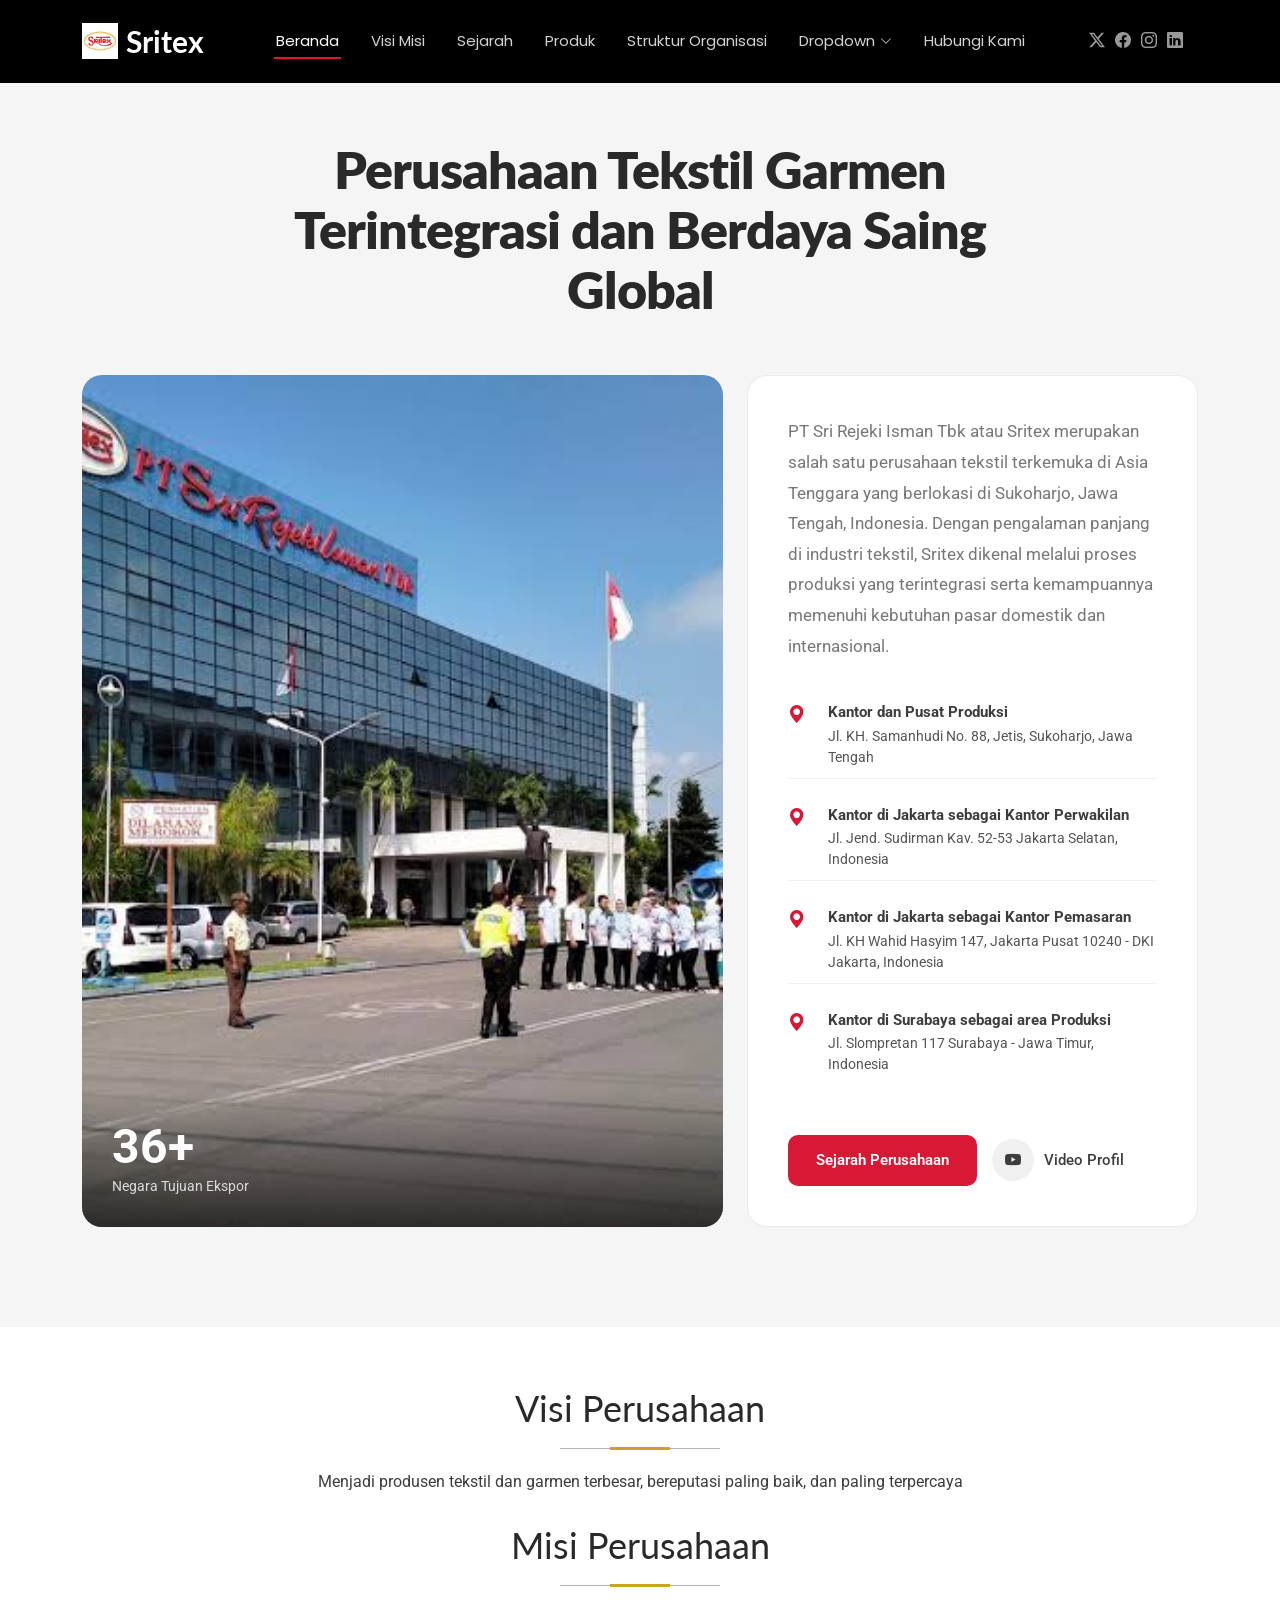
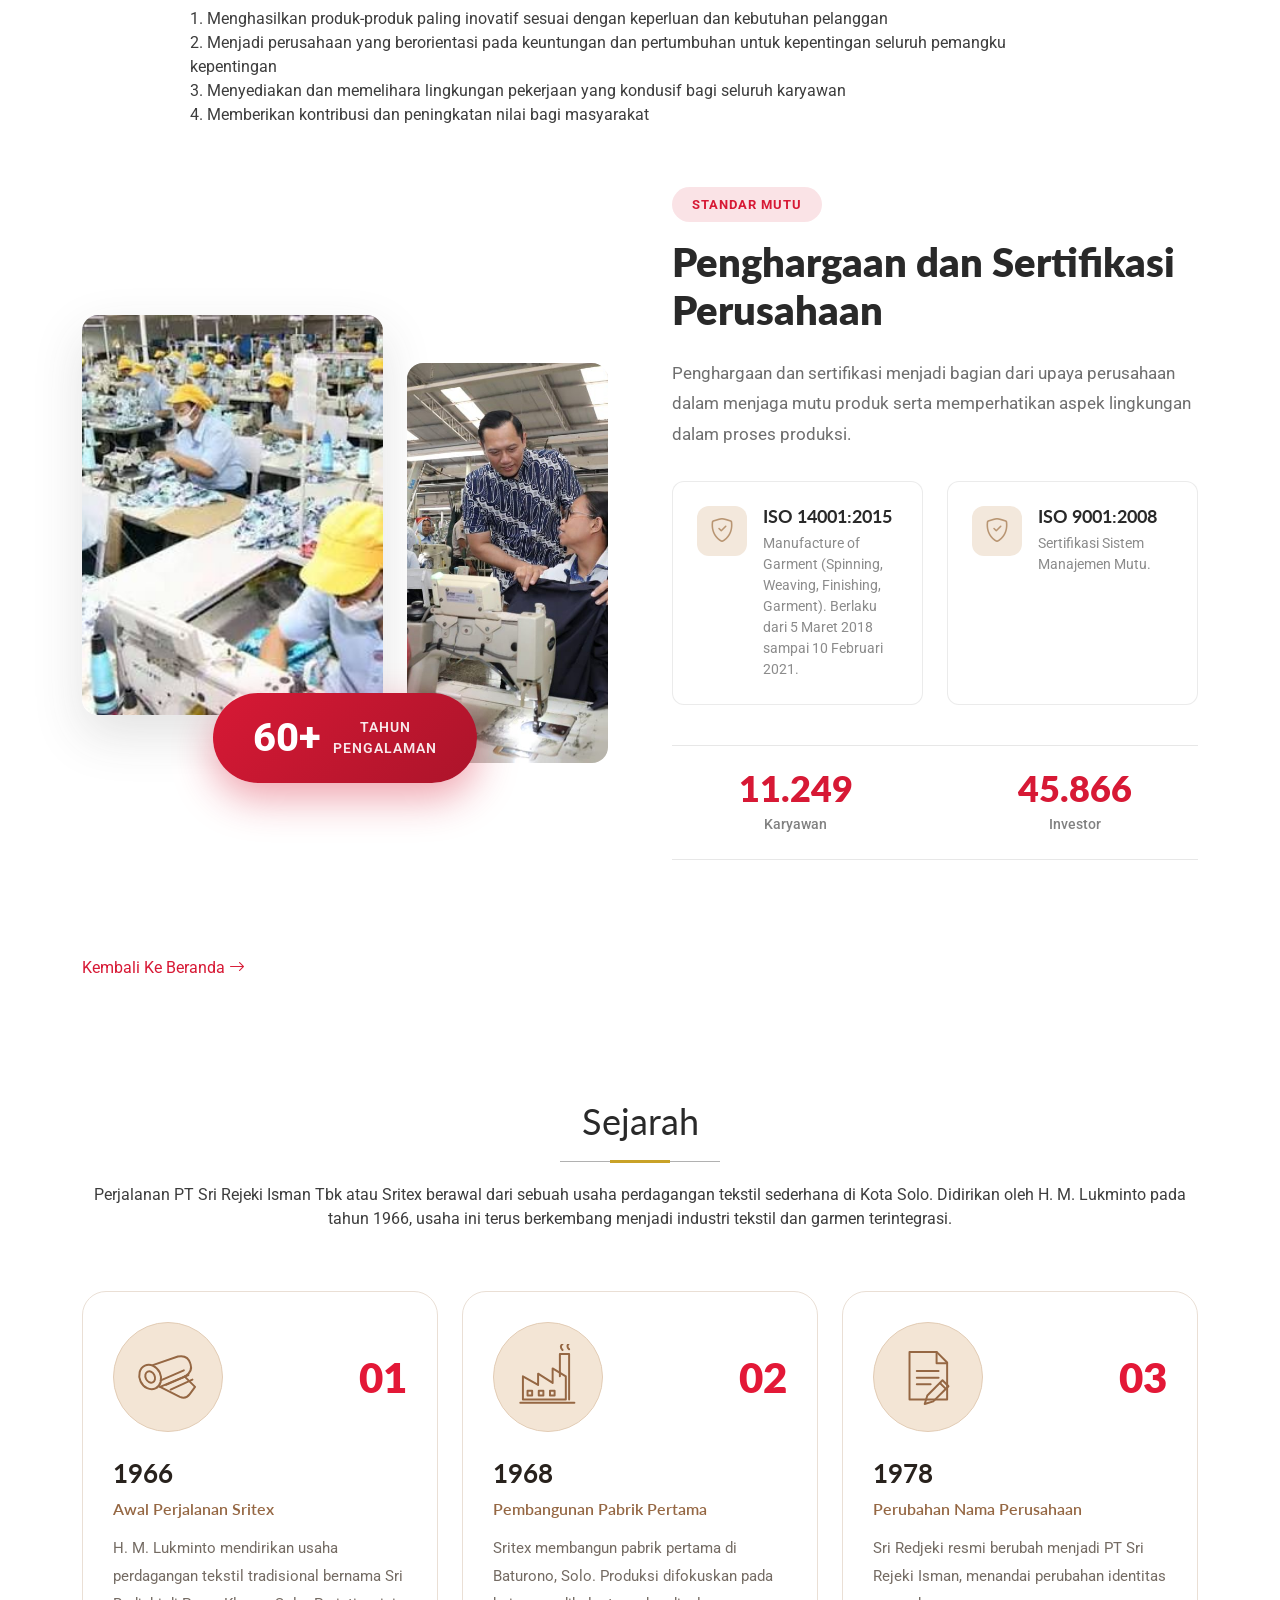
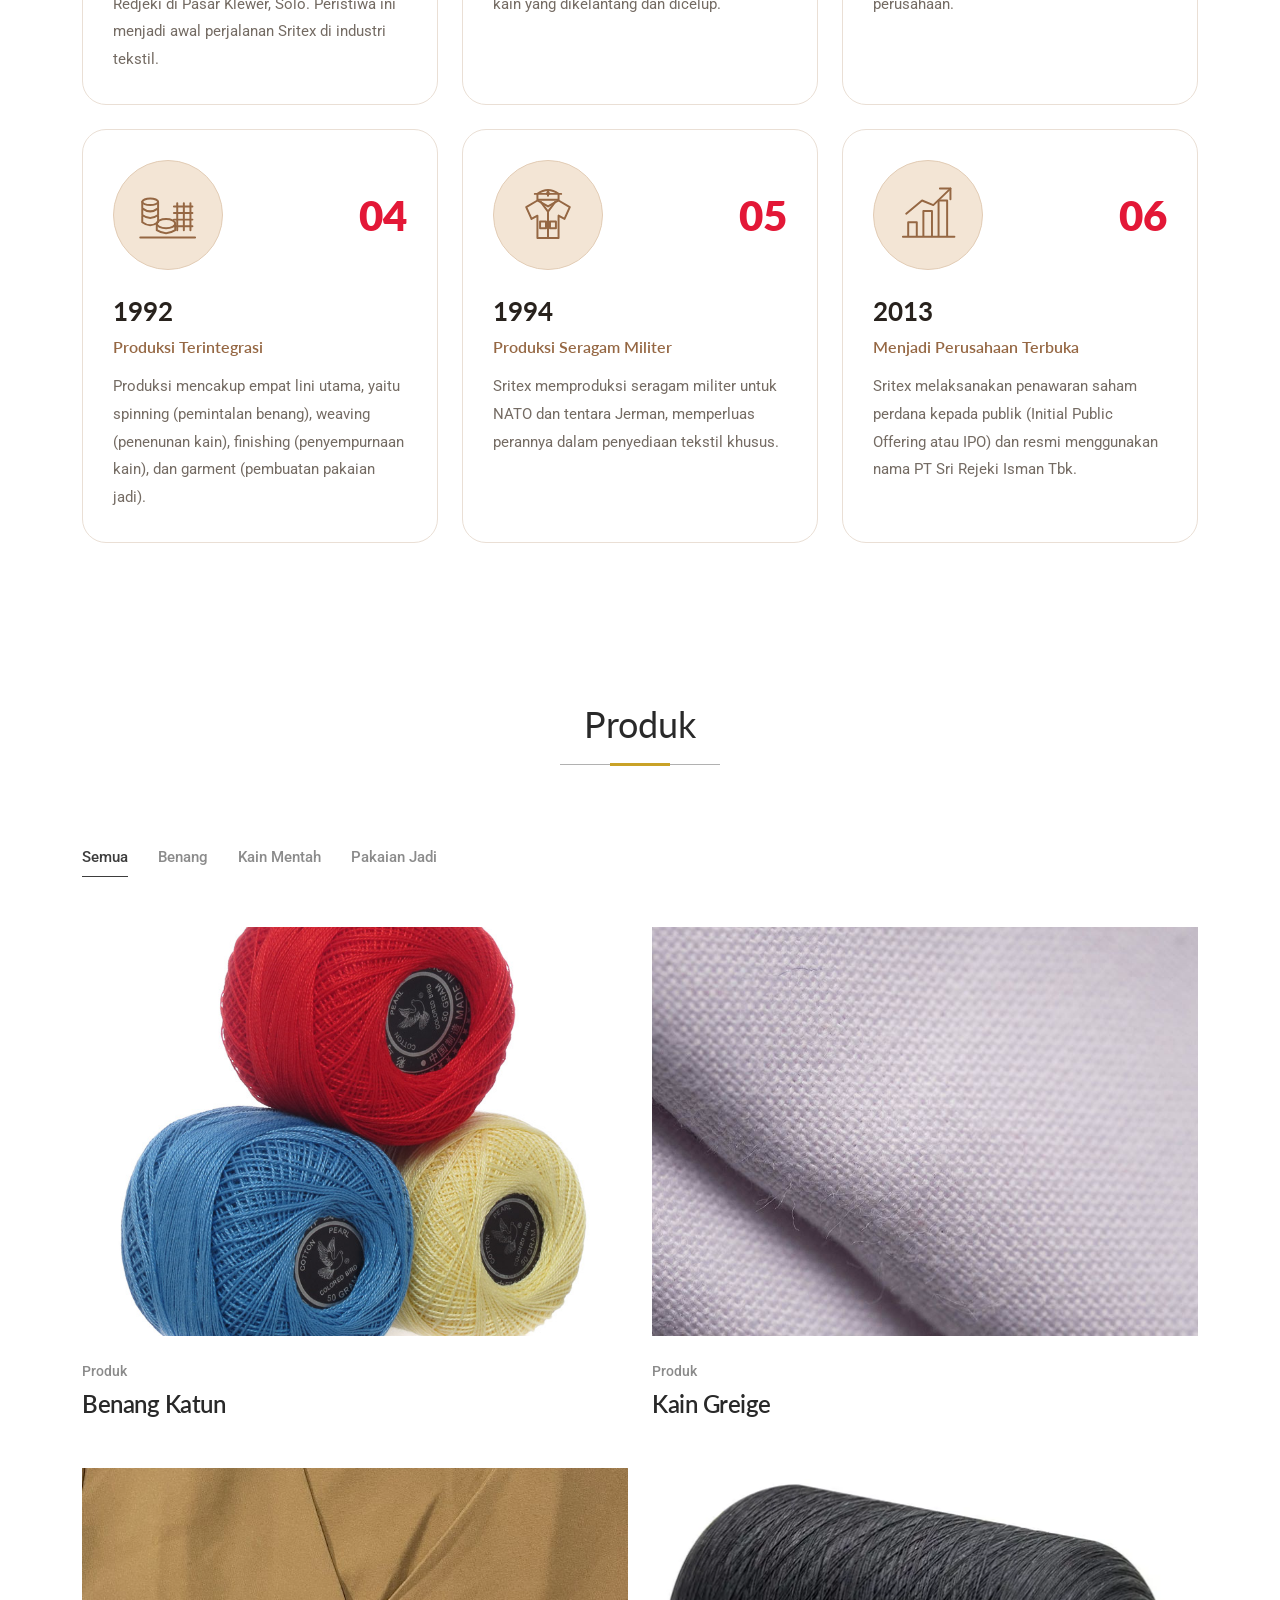
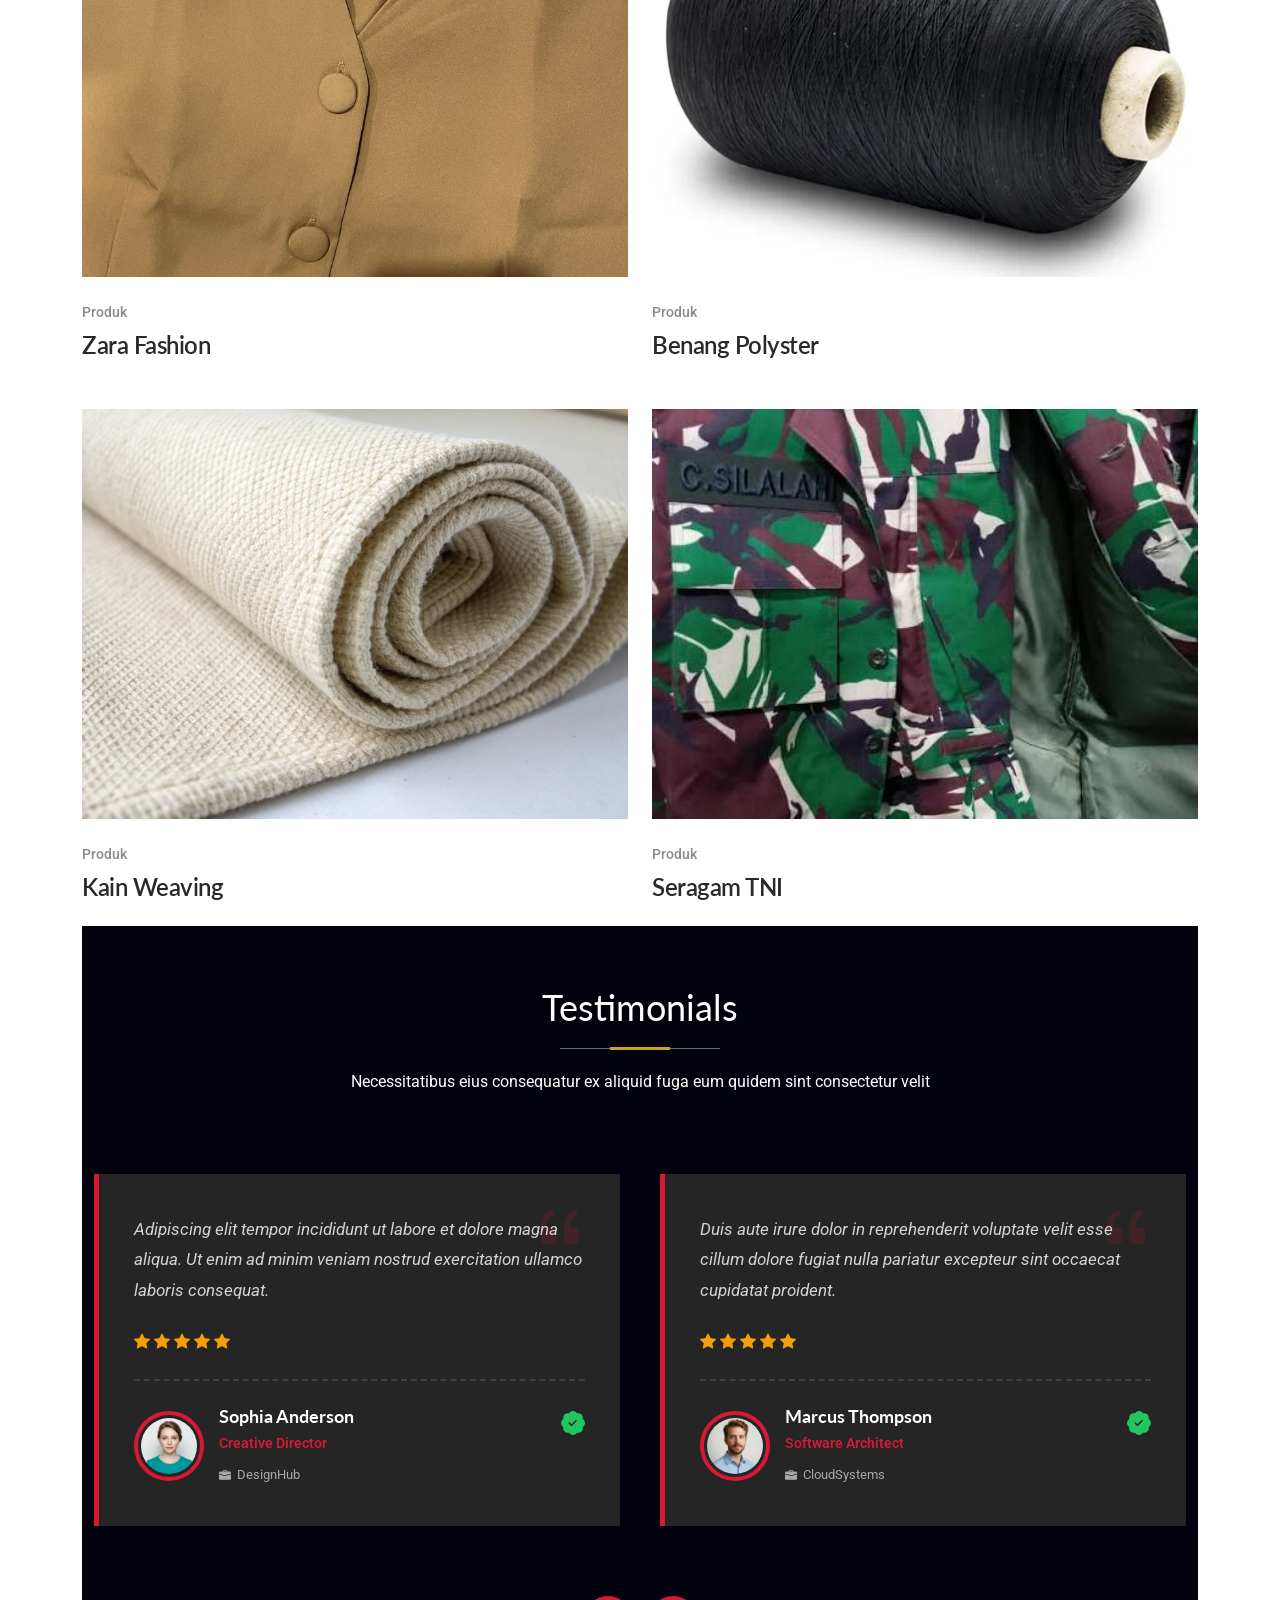
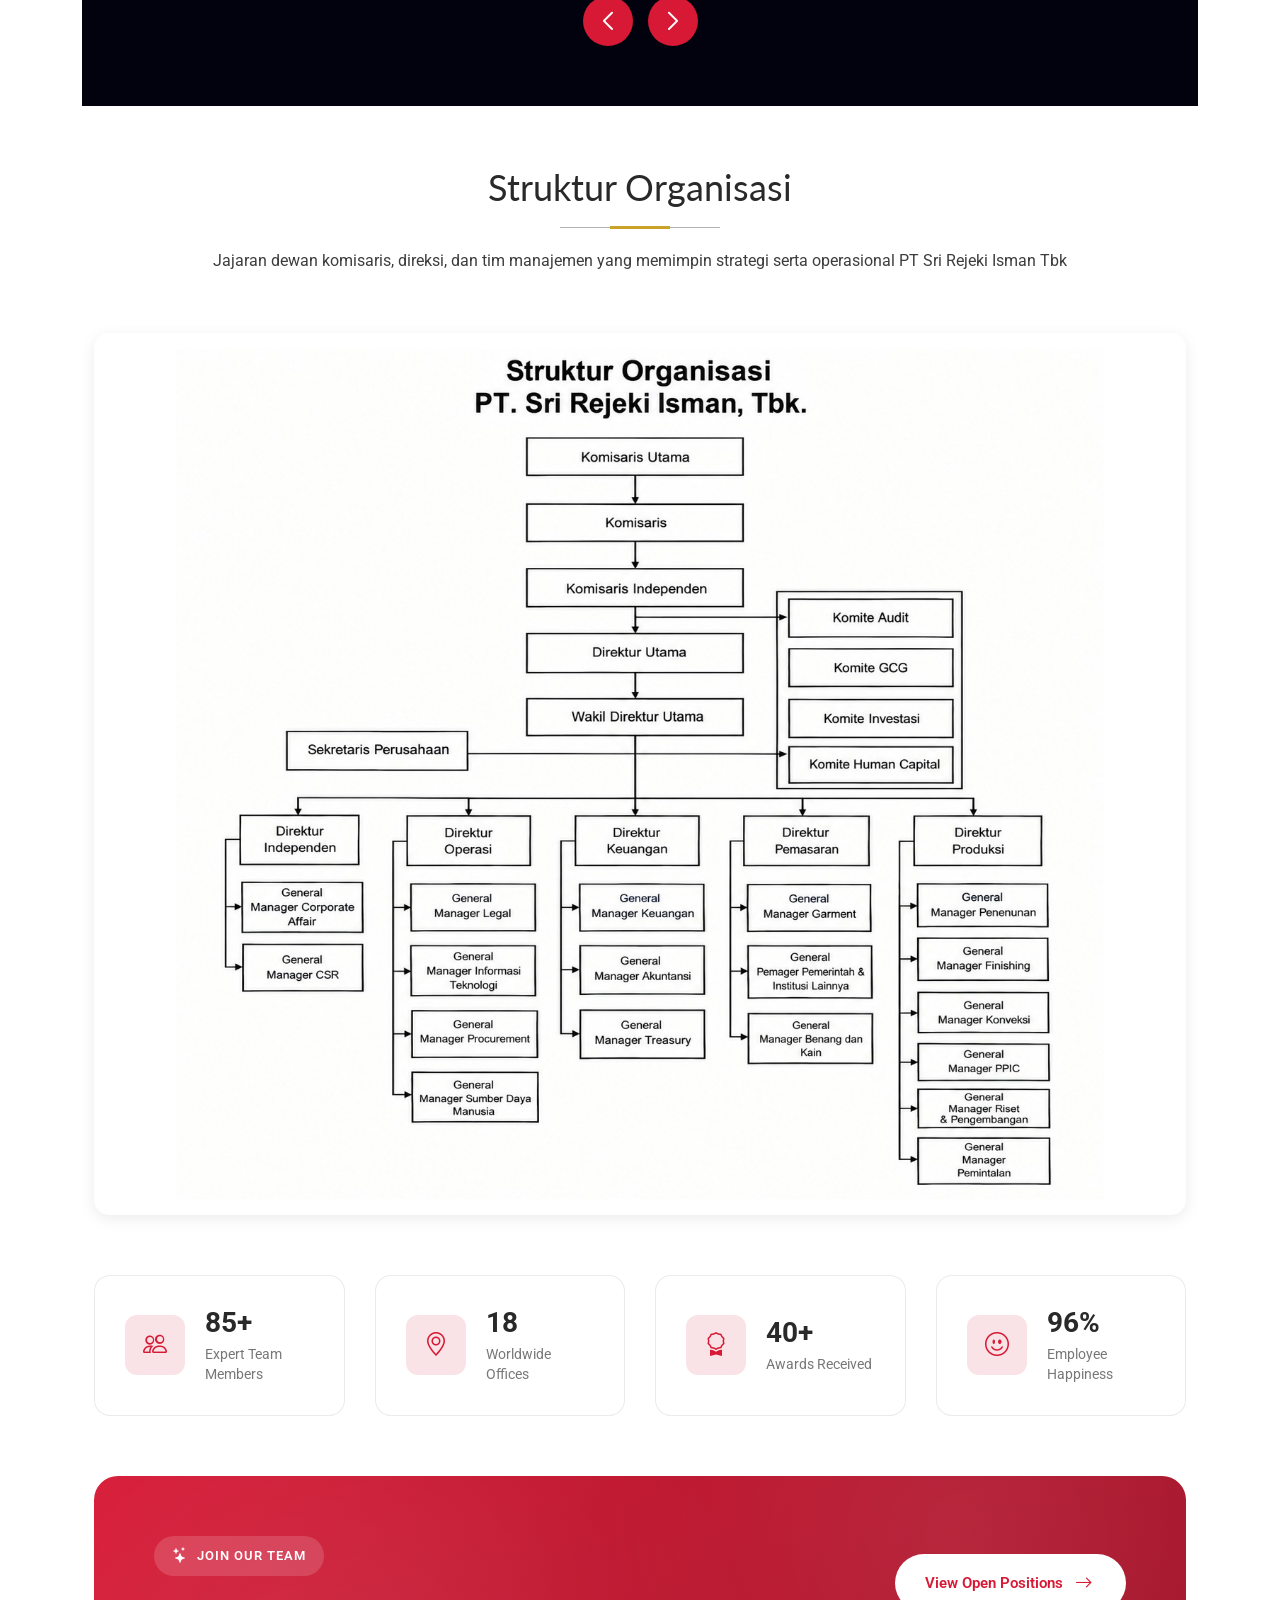
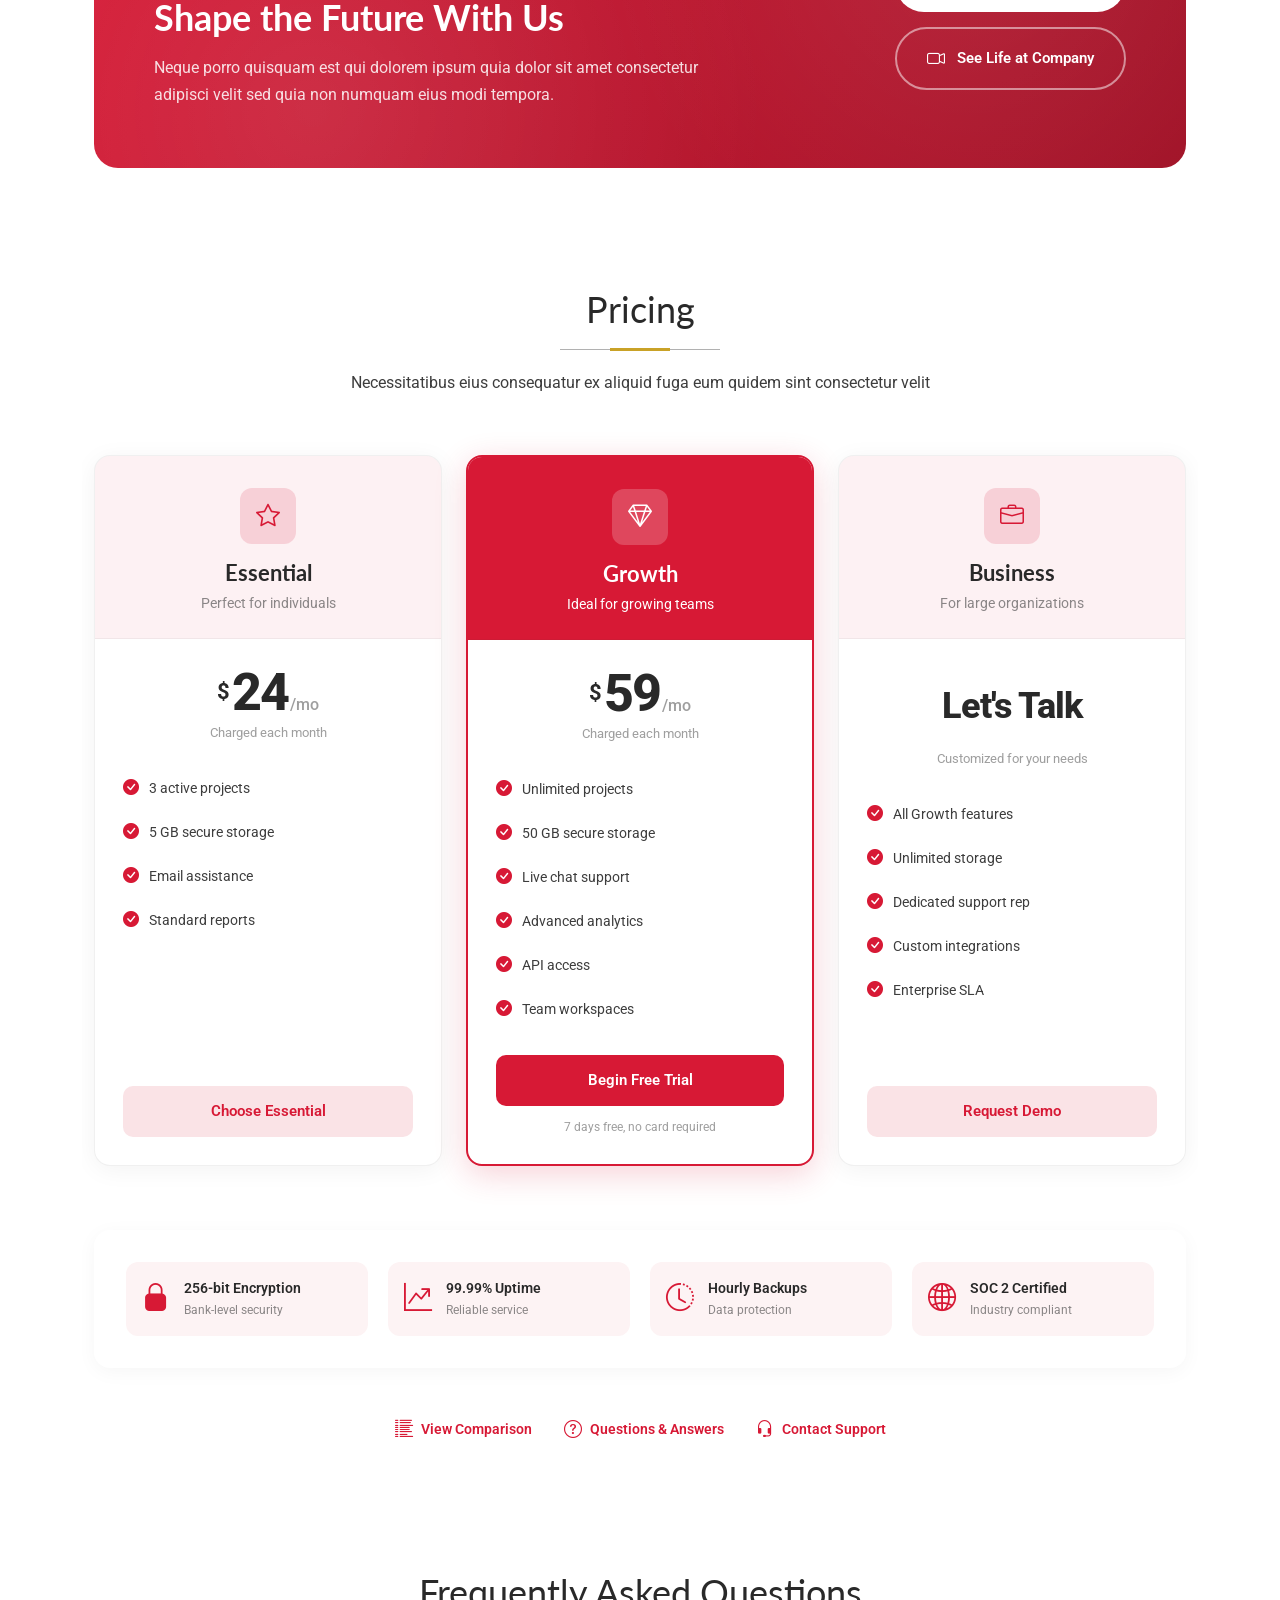
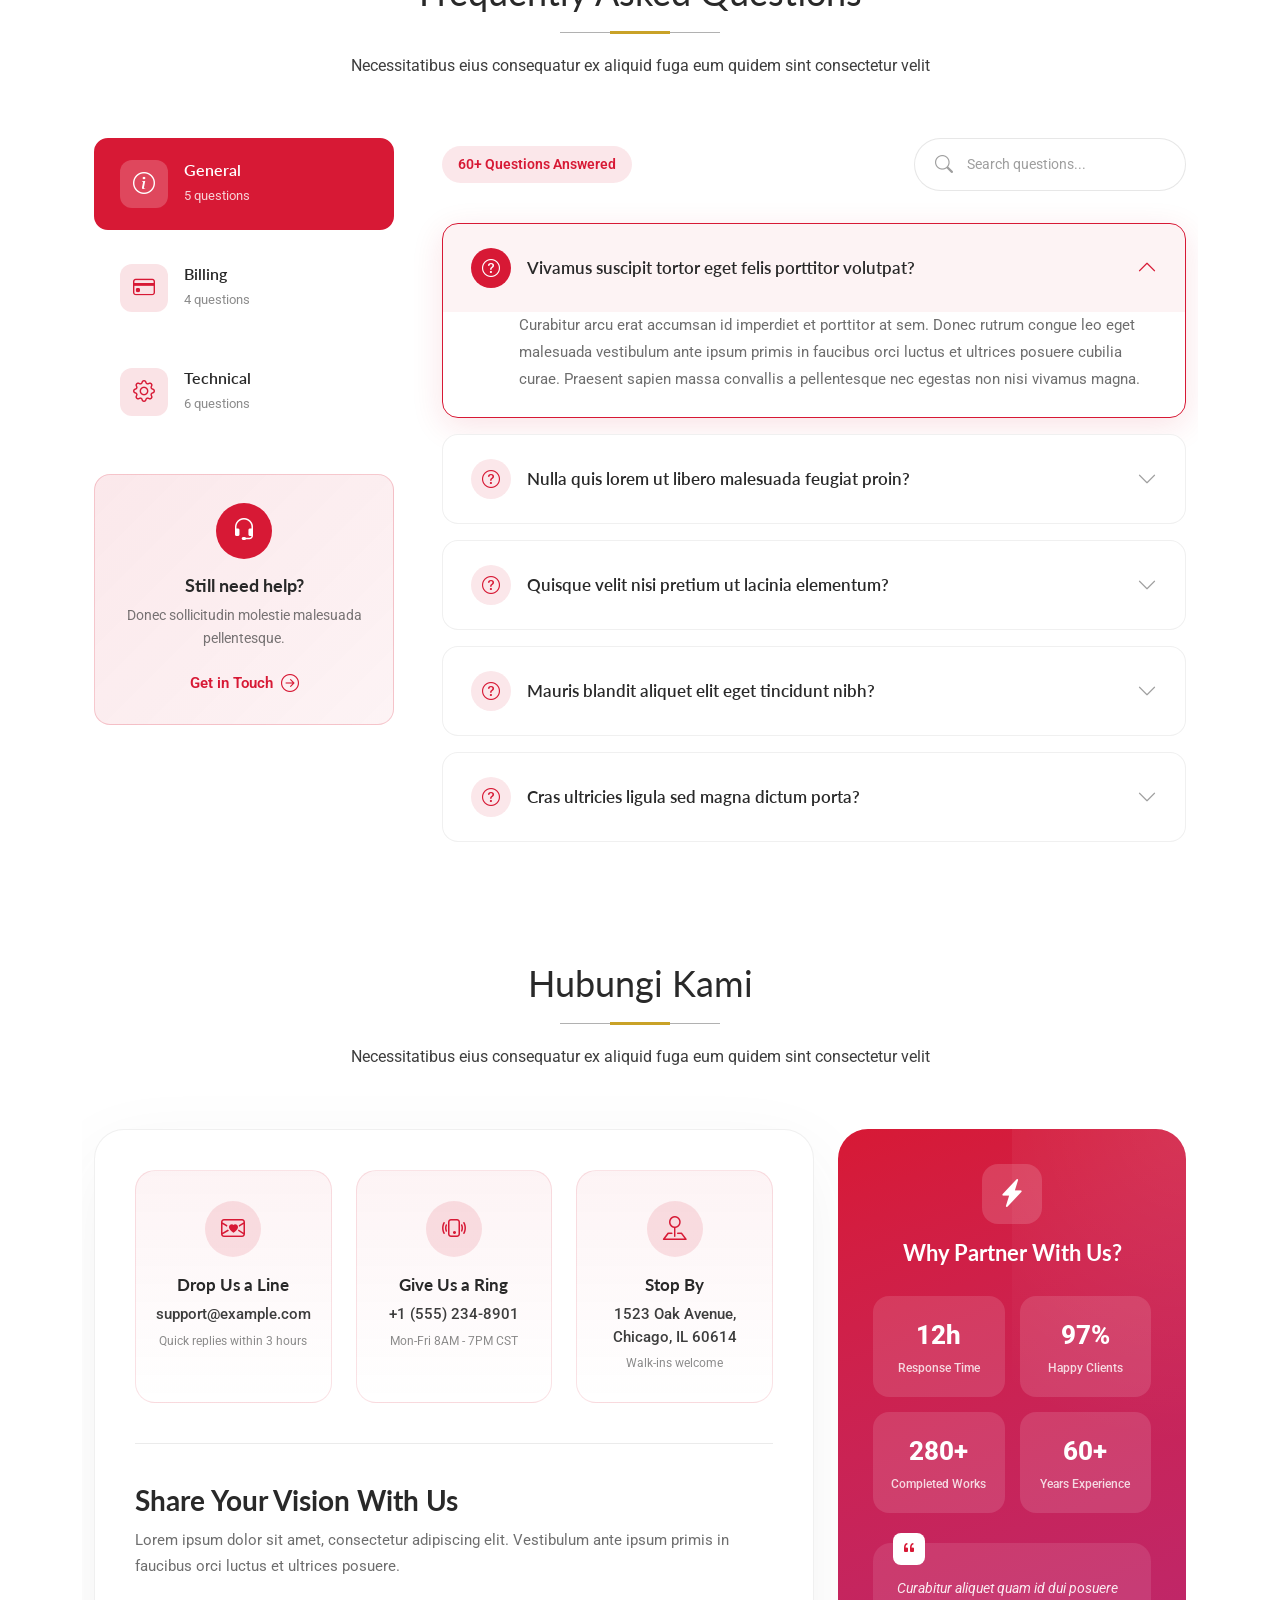
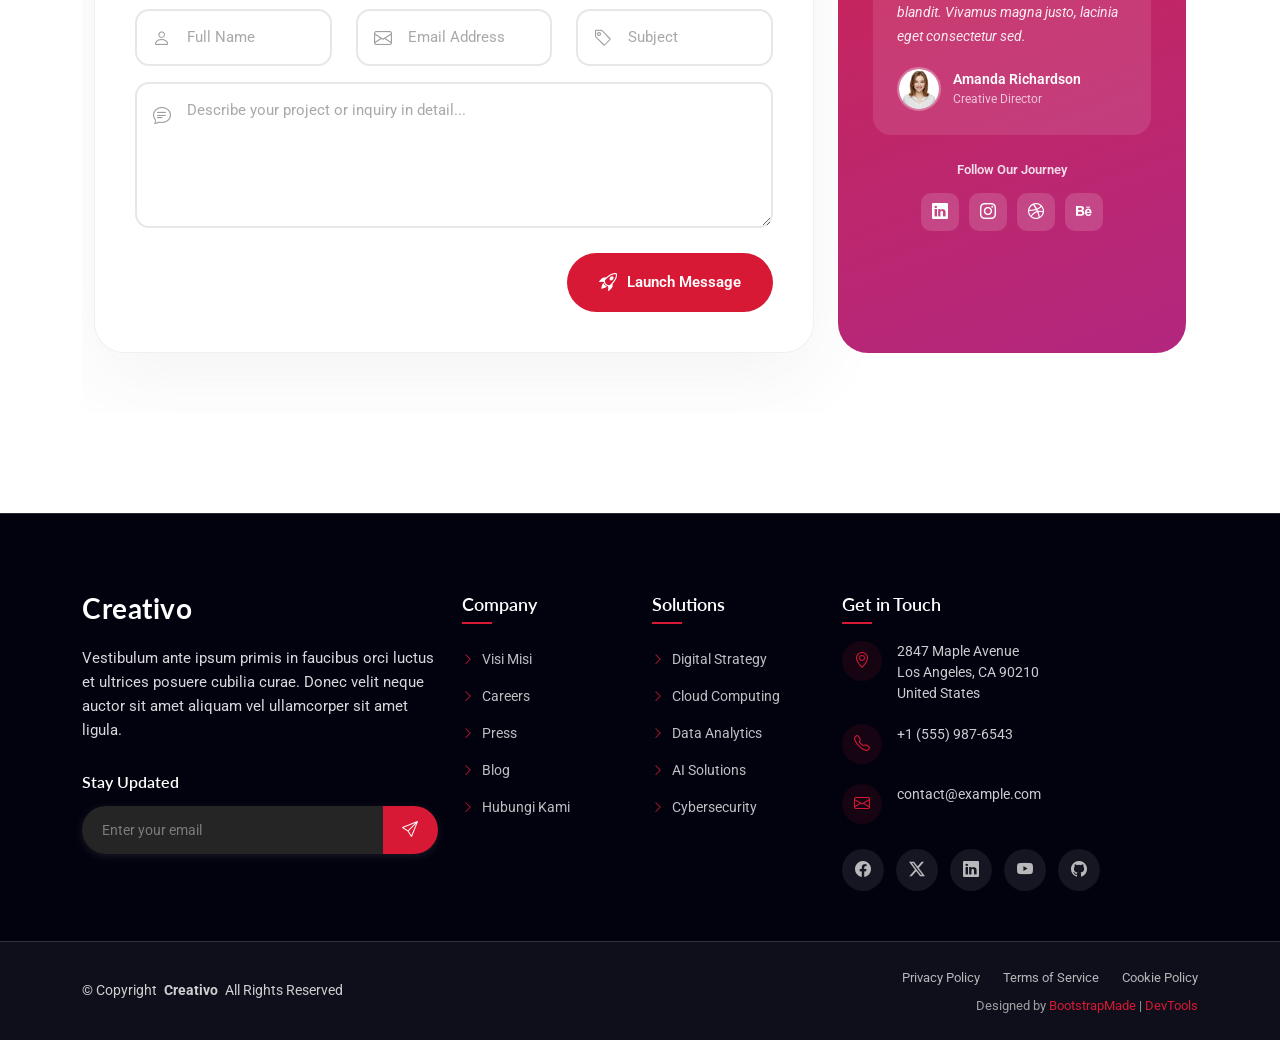
<file: Creativo/index.html>
<!DOCTYPE html>
<html lang="en">

<head>
  <meta charset="utf-8">
  <meta content="width=device-width, initial-scale=1.0" name="viewport">
  <title>Index - Creativo Bootstrap Template</title>
  <meta name="description" content="">
  <meta name="keywords" content="">

  <!-- Favicons -->
  <link href="assets/img/favicon.png" rel="icon">
  <link href="assets/img/apple-touch-icon.png" rel="apple-touch-icon">

  <!-- Fonts -->
  <link href="https://fonts.googleapis.com" rel="preconnect">
  <link href="https://fonts.gstatic.com" rel="preconnect" crossorigin>
  <link href="https://fonts.googleapis.com/css2?family=Roboto:ital,wght@0,100;0,300;0,400;0,500;0,700;0,900;1,100;1,300;1,400;1,500;1,700;1,900&family=Lato:ital,wght@0,100;0,300;0,400;0,700;0,900;1,100;1,300;1,400;1,700;1,900&family=Poppins:ital,wght@0,100;0,200;0,300;0,400;0,500;0,600;0,700;0,800;0,900;1,100;1,200;1,300;1,400;1,500;1,600;1,700;1,800;1,900&display=swap" rel="stylesheet">

  <!-- Vendor CSS Files -->
  <link href="assets/vendor/bootstrap/css/bootstrap.min.css" rel="stylesheet">
  <link href="assets/vendor/bootstrap-icons/bootstrap-icons.css" rel="stylesheet">
  <link href="assets/vendor/aos/aos.css" rel="stylesheet">
  <link href="assets/vendor/glightbox/css/glightbox.min.css" rel="stylesheet">
  <link href="assets/vendor/swiper/swiper-bundle.min.css" rel="stylesheet">

  <!-- Main CSS File -->
  <link href="assets/css/main.css" rel="stylesheet">

  <!-- =======================================================
  * Template Name: Creativo
  * Template URL: https://bootstrapmade.com/creativo-bootstrap-creative-agency-template/
  * Updated: Mar 23 2026 with Bootstrap v5.3.8
  * Author: BootstrapMade.com
  * License: https://bootstrapmade.com/license/
  ======================================================== -->
</head>

<body class="index-page">

  <header id="header" class="header d-flex align-items-center fixed-top">
    <div class="container position-relative d-flex align-items-center justify-content-between">

      <a href="index.html" class="logo d-flex align-items-center me-auto me-xl-0">
  <img src="assets/img/LOGO SRITEX.jpeg" alt="Logo Sritex">
  <h1 class="sitename">Sritex</h1>
</a>

      <nav id="navmenu" class="navmenu">
        <ul>
          <li><a href="#hero" class="active">Beranda</a></li>
          <li><a href="#about">Visi Misi</a></li>
          <li><a href="#services">Sejarah</a></li>
          <li><a href="#portfolio">Produk</a></li>
          <li><a href="#team">Struktur Organisasi</a></li>
          <li class="dropdown"><a href="#"><span>Dropdown</span> <i class="bi bi-chevron-down toggle-dropdown"></i></a>
            <ul>
              <li><a href="#">Dropdown 1</a></li>
              <li class="dropdown"><a href="#"><span>Deep Dropdown</span> <i class="bi bi-chevron-down toggle-dropdown"></i></a>
                <ul>
                  <li><a href="#">Deep Dropdown 1</a></li>
                  <li><a href="#">Deep Dropdown 2</a></li>
                  <li><a href="#">Deep Dropdown 3</a></li>
                  <li><a href="#">Deep Dropdown 4</a></li>
                  <li><a href="#">Deep Dropdown 5</a></li>
                </ul>
              </li>
              <li><a href="#">Dropdown 2</a></li>
              <li><a href="#">Dropdown 3</a></li>
              <li><a href="#">Dropdown 4</a></li>
            </ul>
          </li>
          <li><a href="#contact">Hubungi Kami</a></li>
        </ul>
        <i class="mobile-nav-toggle d-xl-none bi bi-list"></i>
      </nav>

      <div class="header-social-links">
        <a href="#" class="twitter"><i class="bi bi-twitter-x"></i></a>
        <a href="#" class="facebook"><i class="bi bi-facebook"></i></a>
        <a href="#" class="instagram"><i class="bi bi-instagram"></i></a>
        <a href="#" class="linkedin"><i class="bi bi-linkedin"></i></a>
      </div>

    </div>
  </header>

  <main class="main">

    <!-- Hero Section -->
    <section id="hero" class="hero section light-background">

      <div class="container">

        <div class="row">

          <div class="col-12" data-aos="fade-down">

            <div class="hero-header">
              <h1>Perusahaan Tekstil Garmen Terintegrasi dan Berdaya Saing Global <span class="highlight"></span></h1>
            </div>

          </div><!-- End Header Column -->

        </div>

        <div class="row g-4 mt-4">

          <div class="col-lg-7" data-aos="fade-up" data-aos-delay="100">

            <div class="media-block">
              <img src="assets/img/about/img1.jpg" alt="Creative Digital Solutions" class="img-fluid">
              <div class="overlay-content">
                <div class="stats-item">
                  <span class="number">36+</span>
                  <span class="label">Negara Tujuan Ekspor</span>
                </div>
              </div>
            </div>

          </div><!-- End Media Column -->

          <div class="col-lg-5" data-aos="fade-up" data-aos-delay="200">

            <div class="info-block">
              <p class="lead-text">PT Sri Rejeki Isman Tbk atau Sritex merupakan salah satu perusahaan tekstil terkemuka di Asia Tenggara yang berlokasi di Sukoharjo, Jawa Tengah, Indonesia. Dengan pengalaman panjang di industri tekstil, Sritex dikenal melalui proses produksi yang terintegrasi serta kemampuannya memenuhi kebutuhan pasar domestik dan internasional.</p>

              <ul class="feature-list">
                <li style="display: flex; align-items: flex-start; margin-bottom: 15px;">
  <a href="https://www.google.com/maps/place/PT.+Sri+Rejeki+Isman+Tbk/@-7.6928,110.8273252,346m/data=!3m2!1e3!4b1!4m6!3m5!1s0x2e7a1687a439ba9f:0xd250127b59dade69!8m2!3d-7.6928015!4d110.8280299!16s%2Fg%2F1tz274cr" target="_blank" rel="noopener noreferrer" style="color: #ce1212; margin-right: 10px; font-size: 18px; text-decoration: none;">
    <i class="bi bi-geo-alt-fill"></i>
  </a>
  <div>
    <strong>Kantor dan Pusat Produksi</strong>
    <p style="font-weight: normal; font-size: 14px; color: #555; margin: 2px 0 0 0;">
      <a href="https://www.google.com/maps/place/PT.+Sri+Rejeki+Isman+Tbk/@-7.6928,110.8273252,346m/data=!3m2!1e3!4b1!4m6!3m5!1s0x2e7a1687a439ba9f:0xd250127b59dade69!8m2!3d-7.6928015!4d110.8280299!16s%2Fg%2F1tz274cr" target="_blank" rel="noopener noreferrer" style="color: inherit; text-decoration: none;">
        Jl. KH. Samanhudi No. 88, Jetis, Sukoharjo, Jawa Tengah
      </a>
    </p>
  </div>
</li>

<li style="display: flex; align-items: flex-start; margin-bottom: 15px;">
  <a href="https://www.google.com/maps/place/Jl.+Jend.+Sudirman+kav+52-53,+RT.5%2FRW.3,+Senayan,+Kec.+Kby.+Baru,+Kota+Jakarta+Selatan,+Daerah+Khusus+Ibukota+Jakarta+12190/@-6.2247285,106.8107518,182m/data=!3m1!1e3!4m18!1m11!3m10!1s0x2e69f1513c917d01:0x7410034730367e7f!2sJl.+Jend.+Sudirman+kav+52-53,+RT.5%2FRW.3,+Senayan,+Kec.+Kby.+Baru,+Kota+Jakarta+Selatan,+Daerah+Khusus+Ibukota+Jakarta+12190!3b1!8m2!3d-6.2247181!4d106.8106879!10e5!14m1!1BCgIgAQ!16s%2Fg%2F11fpkm5pgk!3m5!1s0x2e69f1513c917d01:0x7410034730367e7f!8m2!3d-6.2247181!4d106.8106879!16s%2Fg%2F11fpkm5pgk" target="_blank" rel="noopener noreferrer" style="color: #ce1212; margin-right: 10px; font-size: 18px; text-decoration: none;">
    <i class="bi bi-geo-alt-fill"></i>
  </a>
  <div>
    <strong>Kantor di Jakarta sebagai Kantor Perwakilan</strong>
    <p style="font-weight: normal; font-size: 14px; color: #555; margin: 2px 0 0 0;">
      <a href="https://www.google.com/maps/place/Jl.+Jend.+Sudirman+kav+52-53,+RT.5%2FRW.3,+Senayan,+Kec.+Kby.+Baru,+Kota+Jakarta+Selatan,+Daerah+Khusus+Ibukota+Jakarta+12190/@-6.2247285,106.8107518,182m/data=!3m1!1e3!4m18!1m11!3m10!1s0x2e69f1513c917d01:0x7410034730367e7f!2sJl.+Jend.+Sudirman+kav+52-53,+RT.5%2FRW.3,+Senayan,+Kec.+Kby.+Baru,+Kota+Jakarta+Selatan,+Daerah+Khusus+Ibukota+Jakarta+12190!3b1!8m2!3d-6.2247181!4d106.8106879!10e5!14m1!1BCgIgAQ!16s%2Fg%2F11fpkm5pgk!3m5!1s0x2e69f1513c917d01:0x7410034730367e7f!8m2!3d-6.2247181!4d106.8106879!16s%2Fg%2F11fpkm5pgk" target="_blank" rel="noopener noreferrer" style="color: inherit; text-decoration: none;">
        Jl. Jend. Sudirman Kav. 52-53 Jakarta Selatan, Indonesia
      </a>
    </p>
  </div>
</li>

<li style="display: flex; align-items: flex-start; margin-bottom: 15px;">
  <a href="https://www.google.com/maps/place/Jl.+K.H.+Wahid+Hasyim+No.147,+RT.10,+Kb.+Kacang,+Kecamatan+Tanah+Abang,+Kota+Jakarta+Pusat,+Daerah+Khusus+Ibukota+Jakarta+10240/@-6.1874044,106.8173322,17z/data=!3m1!4b1!4m6!3m5!1s0x2e69f427dad26f2f:0xf93ef3b245a1ddee!8m2!3d-6.1874097!4d106.8199071!16s%2Fg%2F11wb1ky9gv" target="_blank" rel="noopener noreferrer" style="color: #ce1212; margin-right: 10px; font-size: 18px; text-decoration: none;">
    <i class="bi bi-geo-alt-fill"></i>
  </a>
  <div>
    <strong>Kantor di Jakarta sebagai Kantor Pemasaran</strong>
    <p style="font-weight: normal; font-size: 14px; color: #555; margin: 2px 0 0 0;">
      <a href="https://www.google.com/maps/place/Jl.+K.H.+Wahid+Hasyim+No.147,+RT.10,+Kb.+Kacang,+Kecamatan+Tanah+Abang,+Kota+Jakarta+Pusat,+Daerah+Khusus+Ibukota+Jakarta+10240/@-6.1874044,106.8173322,17z/data=!3m1!4b1!4m6!3m5!1s0x2e69f427dad26f2f:0xf93ef3b245a1ddee!8m2!3d-6.1874097!4d106.8199071!16s%2Fg%2F11wb1ky9gv" target="_blank" rel="noopener noreferrer" style="color: inherit; text-decoration: none;">
        Jl. KH Wahid Hasyim 147, Jakarta Pusat 10240 - DKI Jakarta, Indonesia
      </a>
    </p>
  </div>
</li>

<li style="display: flex; align-items: flex-start; margin-bottom: 15px;">
  <a href="https://www.google.com/maps/place/Jl.+Slompretan+No.117,+RT.003%2FRW.01,+Bongkaran,+Kec.+Pabean+Cantian,+Surabaya,+Jawa+Timur+60161/@-7.2374794,112.738287,17z/data=!4m6!3m5!1s0x2dd7f917923de5ed:0x9c36b107b22c817d!8m2!3d-7.2374847!4d112.7408619!16s%2Fg%2F11nnks_srg" target="_blank" rel="noopener noreferrer" style="color: #ce1212; margin-right: 10px; font-size: 18px; text-decoration: none;">
    <i class="bi bi-geo-alt-fill"></i>
  </a>
  <div>
    <strong>Kantor di Surabaya sebagai area Produksi</strong>
    <p style="font-weight: normal; font-size: 14px; color: #555; margin: 2px 0 0 0;">
      <a href="https://www.google.com/maps/place/Jl.+Slompretan+No.117,+RT.003%2FRW.01,+Bongkaran,+Kec.+Pabean+Cantian,+Surabaya,+Jawa+Timur+60161/@-7.2374794,112.738287,17z/data=!4m6!3m5!1s0x2dd7f917923de5ed:0x9c36b107b22c817d!8m2!3d-7.2374847!4d112.7408619!16s%2Fg%2F11nnks_srg" target="_blank" rel="noopener noreferrer" style="color: inherit; text-decoration: none;">
        Jl. Slompretan 117 Surabaya - Jawa Timur, Indonesia
      </a>
    </p>
  </div>
</li>
              </ul>

              <div class="action-row" style="display: flex; align-items: center; gap: 15px; flex-wrap: nowrap;">
  <a href="#services" class="btn-get-started">Sejarah Perusahaan</a>
  <a href="https://www.youtube.com/watch?v=KuWUPqxIbQw&t=13s" target="_blank" rel="noopener noreferrer" class="btn-contact" style="margin: 0; white-space: nowrap;">
    <i class="bi bi-youtube"></i>
    <span>Video Profil</span>
  </a>
</div>
            </div>

          </div><!-- End Info Column -->

        </div>

      </div>

    </section><!-- /Hero Section -->

    <!-- Visi Misi Section -->
    <section id="about" class="about section">

      <!-- Section Title -->
      <div class="container section-title" data-aos="fade-up">
        <h2>Visi Perusahaan</h2>
        <p>Menjadi produsen tekstil dan garmen terbesar, bereputasi paling baik, dan paling terpercaya</p>

        <h2>Misi Perusahaan</h2>
        <p>1. Menghasilkan produk-produk paling inovatif sesuai dengan keperluan dan kebutuhan pelanggan</p>
        <p>2. Menjadi perusahaan yang berorientasi pada keuntungan dan pertumbuhan untuk kepentingan seluruh pemangku kepentingan</p>
        <p>3. Menyediakan dan memelihara lingkungan pekerjaan yang kondusif bagi seluruh karyawan</p>
        <p>4. Memberikan kontribusi dan peningkatan nilai bagi masyarakat</p>
      </div><!-- End Section Title -->

      <div class="container" data-aos="fade-up" data-aos-delay="100">

        <div class="about-wrapper">

          <div class="image-gallery" data-aos="zoom-in" data-aos-delay="200">
            <div class="gallery-grid">
              <div class="gallery-item main-image">
                <img src="assets/img/about/sritex 3.jpeg" alt="Professional team collaboration" class="img-fluid" loading="lazy">
              </div>
              <div class="gallery-item side-image">
                <img src="assets/img/about/about-square-12.jpg" alt="Creative workspace environment" class="img-fluid" loading="lazy">
              </div>
            </div>
            <div class="experience-badge">
              <div class="badge-inner">
                <span class="number">60+</span>
                <span class="label">TAHUN PENGALAMAN</span>
              </div>
            </div>
          </div>

          <div class="info-panel" data-aos="fade-up" data-aos-delay="300">

            <div class="panel-header">
              <span class="tagline">STANDAR MUTU</span>
              <h2>Penghargaan dan Sertifikasi Perusahaan</h2>
            </div>

            <p class="description">
              Penghargaan dan sertifikasi menjadi bagian dari upaya perusahaan dalam menjaga mutu produk serta memperhatikan aspek lingkungan dalam proses produksi.
            </p>

            <div class="highlights-row">
              <div class="highlight-box" data-aos="fade-up" data-aos-delay="350">
                <div class="icon-wrap">
                  <i class="bi bi-shield-check"></i>
                </div>
                <div class="highlight-content">
                  <h4>ISO 14001:2015</h4>
                  <p>Manufacture of Garment (Spinning, Weaving, Finishing, Garment). Berlaku dari 5 Maret 2018 sampai 10 Februari 2021.</p>
                </div>
              </div>
              <div class="highlight-box" data-aos="fade-up" data-aos-delay="400">
                <div class="icon-wrap">
                 <i class="bi bi-shield-check"></i>
                </div>
                <div class="highlight-content">
                  <h4>ISO 9001:2008</h4>
                  <p>Sertifikasi Sistem Manajemen Mutu.</p>
                </div>
              </div>
            </div>

            <div class="stats-row" data-aos="fade-up" data-aos-delay="450">
              <div class="stat-block">
                <h3>11.249</h3>
                <span>Karyawan</span>
              </div>
              <div class="stat-block">
                <h3>45.866</h3>
                <span>Investor</span>
              </div>
              </div>
            </div>

            <a href="#" class="cta-button">Kembali Ke Beranda <i class="bi bi-arrow-right"></i></a>

          </div>

        </div>

      </div>

    </section><!-- /Tentang Section -->

    
<!-- Sejarah Section -->
<section id="services" class="services section history-section">

  <div class="container section-title" data-aos="fade-up">
    <h2>Sejarah</h2>
    <p>
      Perjalanan PT Sri Rejeki Isman Tbk atau Sritex berawal dari
      sebuah usaha perdagangan tekstil sederhana di Kota Solo.
      Didirikan oleh H. M. Lukminto pada tahun 1966, usaha ini terus
      berkembang menjadi industri tekstil dan garmen terintegrasi.
    </p>
  </div>

  <div class="container">
    <div class="row g-4">

      <!-- 1966 -->
      <div class="col-lg-4 col-md-6">
        <article class="service-card history-card">
          <div class="card-header">
            <div class="history-icon">
              <svg viewBox="0 0 100 100" fill="none">
                <g stroke="currentColor" stroke-width="3"
                   stroke-linecap="round" stroke-linejoin="round">
                  <ellipse cx="23" cy="50" rx="16" ry="19"
                    transform="rotate(-25 23 50)"/>
                  <ellipse cx="23" cy="50" rx="7" ry="9"
                    transform="rotate(-25 23 50)"/>
                  <path d="M27 32 65 19Q80 16 84 30Q88 42 76 49L38 65"/>
                  <path d="M38 65 68 80Q77 84 83 76L91 65 75 49"/>
                  <path d="M39 55 74 40M47 62 81 47M54 69 87 54"/>
                </g>
              </svg>
            </div>
            <span class="service-num">01</span>
          </div>
          <div class="card-body">
            <h4>1966</h4>
            <h5>Awal Perjalanan Sritex</h5>
            <p>H. M. Lukminto mendirikan usaha perdagangan tekstil tradisional bernama Sri Redjeki di Pasar Klewer, Solo. Peristiwa ini menjadi awal perjalanan Sritex di industri tekstil.</p>
          </div>
        </article>
      </div>

      <!-- 1968 -->
      <div class="col-lg-4 col-md-6">
        <article class="service-card history-card">
          <div class="card-header">
            <div class="history-icon">
              <svg viewBox="0 0 100 100" fill="none">
                <g stroke="currentColor" stroke-width="3"
                   stroke-linecap="round" stroke-linejoin="round">
                  <path d="M12 84V49L35 62V45L57 59V37L77 49V84Z"/>
                  <path d="M68 49V15H82V84"/>
                  <path d="M19 71h7v7h-7zM36 71h7v7h-7zM53 71h7v7h-7z"/>
                  <path d="M8 89H90"/>
                  <path d="M72 9q-5-5 0-9M82 8q-5-5 0-9"/>
                </g>
              </svg>
            </div>
            <span class="service-num">02</span>
          </div>
          <div class="card-body">
            <h4>1968</h4>
            <h5>Pembangunan Pabrik Pertama</h5>
            <p>Sritex membangun pabrik pertama di Baturono, Solo. Produksi difokuskan pada kain yang dikelantang dan dicelup.</p>
          </div>
        </article>
      </div>

      <!-- 1978 -->
      <div class="col-lg-4 col-md-6">
        <article class="service-card history-card">
          <div class="card-header">
            <div class="history-icon">
              <svg viewBox="0 0 100 100" fill="none">
                <g stroke="currentColor" stroke-width="3"
                   stroke-linecap="round" stroke-linejoin="round">
                  <path d="M22 12H63L79 28V84H22Z"/>
                  <path d="M63 12V29H79"/>
                  <path d="M33 41H66M33 51H66M33 61H54"/>
                  <path d="m49 78 23-23 9 9-23 23-13 4z"/>
                  <path d="m68 59 9 9"/>
                </g>
              </svg>
            </div>
            <span class="service-num">03</span>
          </div>
          <div class="card-body">
            <h4>1978</h4>
            <h5>Perubahan Nama Perusahaan</h5>
            <p>Sri Redjeki resmi berubah menjadi PT Sri Rejeki Isman, menandai perubahan identitas perusahaan.</p>
          </div>
        </article>
      </div>

      <!-- 1992 -->
      <div class="col-lg-4 col-md-6">
        <article class="service-card history-card">
          <div class="card-header">
            <div class="history-icon">
              <svg viewBox="0 0 100 100" fill="none">
                <g stroke="currentColor" stroke-width="3"
                   stroke-linecap="round" stroke-linejoin="round">
                  <ellipse cx="23" cy="30" rx="12" ry="5"/>
                  <path d="M11 30V61Q23 70 35 61V30M11 40Q23 49 35 40M11 50Q23 59 35 50"/>
                  <ellipse cx="47" cy="63" rx="14" ry="7"/>
                  <path d="M33 63V73Q47 82 61 73V63"/>
                  <path d="M59 37H87M59 47H87M59 57H87M59 67H87"/>
                  <path d="M64 32V73M74 32V73M84 32V73M8 84H91"/>
                </g>
              </svg>
            </div>
            <span class="service-num">04</span>
          </div>
          <div class="card-body">
            <h4>1992</h4>
            <h5>Produksi Terintegrasi</h5>
            <p>Produksi mencakup empat lini utama, yaitu spinning (pemintalan benang), weaving (penenunan kain), finishing (penyempurnaan kain), dan garment (pembuatan pakaian jadi).</p>
          </div>
        </article>
      </div>

      <!-- 1994 -->
      <div class="col-lg-4 col-md-6">
        <article class="service-card history-card">
          <div class="card-header">
            <div class="history-icon">
              <svg viewBox="0 0 100 100" fill="none">
                <g stroke="currentColor" stroke-width="3"
                   stroke-linecap="round" stroke-linejoin="round">
                  <path d="m34 28 16 9 16-9 17 10-8 18-9-5v34H34V51l-9 5-8-18z"/>
                  <path d="m39 30 11 15 11-15M50 45v40"/>
                  <path d="M38 60h9v10h-9zM53 60h9v10h-9z"/>
                  <path d="M34 18q16-12 32 0v9H34zM30 18h40M50 13v8"/>
                  <path d="m50 15 2 3h-4z"/>
                </g>
              </svg>
            </div>
            <span class="service-num">05</span>
          </div>
          <div class="card-body">
            <h4>1994</h4>
            <h5>Produksi Seragam Militer</h5>
            <p>Sritex memproduksi seragam militer untuk NATO dan tentara Jerman, memperluas perannya dalam penyediaan tekstil khusus.</p>
          </div>
        </article>
      </div>

      <!-- 2013 -->
      <div class="col-lg-4 col-md-6">
        <article class="service-card history-card">
          <div class="card-header">
            <div class="history-icon">
              <svg viewBox="0 0 100 100" fill="none">
                <g stroke="currentColor" stroke-width="3"
                   stroke-linecap="round" stroke-linejoin="round">
                  <path d="M12 83H90M20 83V61H33V83M43 83V44H56V83M66 83V28H79V83"/>
                  <path d="m17 48 24-20 17 7 26-25"/>
                  <path d="M68 10H84V26"/>
                </g>
              </svg>
            </div>
            <span class="service-num">06</span>
          </div>
          <div class="card-body">
            <h4>2013</h4>
            <h5>Menjadi Perusahaan Terbuka</h5>
            <p>Sritex melaksanakan penawaran saham perdana kepada publik (Initial Public Offering atau IPO) dan resmi menggunakan nama PT Sri Rejeki Isman Tbk.</p>
          </div>
        </article>
      </div>

    </div>
  </div>
</section>
<!-- /Sejarah Section -->

    
           

    <!-- Portfolio Section -->
    <section id="portfolio" class="portfolio section">

      <!-- Section Title -->
      <div class="container section-title" data-aos="fade-up">
        <h2>Produk</h2>
        
      </div><!-- End Section Title -->

      <div class="container">

        <div class="isotope-layout" data-default-filter="*" data-layout="masonry" data-sort="original-order">

          <div class="filter-header" data-aos="fade-up" data-aos-delay="100">
            <ul class="portfolio-filters isotope-filters">
              <li data-filter="*" class="filter-active">Semua</li>
              <li data-filter=".filter-web">Benang</li>
              <li data-filter=".filter-branding">Kain Mentah</li>
              <li data-filter=".filter-campaign">Pakaian Jadi</li>
            </ul>
          </div><!-- End Filter Header -->

          <div class="row g-4 isotope-container" data-aos="fade-up" data-aos-delay="200">

            <div class="col-lg-6 col-md-6 portfolio-item isotope-item filter-web">
              <div class="portfolio-card">
                <div class="portfolio-image">
                  <img src="assets/img/portfolio/BENANG KATUN.jpg" class="img-fluid" alt="" loading="lazy">
                  <div class="portfolio-overlay">
                    <div class="overlay-actions">
                      <a href="assets/img/portfolio/BENANG KATUN.jpg" title="Kain Greige" data-gallery="portfolio-gallery-web" class="glightbox action-btn"><i class="bi bi-arrows-fullscreen"></i></a>
                      <a href="portfolio-details.html" title="View Project" class="action-btn"><i class="bi bi-arrow-right"></i></a>
                    </div>
                  </div>
                </div>
                <div class="portfolio-content">
                  <span class="portfolio-category">Produk</span>
                  <h4 class="portfolio-title">Benang Katun</h4>
                </div>
              </div>
            </div><!-- End Portfolio Item -->

            <div class="col-lg-6 col-md-6 portfolio-item isotope-item filter-branding">
              <div class="portfolio-card">
                <div class="portfolio-image">
                  <img src="assets/img/portfolio/KAIN GREIGE.jpg" class="img-fluid" alt="" loading="lazy">
                  <div class="portfolio-overlay">
                    <div class="overlay-actions">
                      <a href="assets/img/portfolio/KAIN GREIGE.jpg" title="Kain Greige" data-gallery="portfolio-gallery-branding" class="glightbox action-btn"><i class="bi bi-arrows-fullscreen"></i></a>
                      <a href="portfolio-details.html" title="View Project" class="action-btn"><i class="bi bi-arrow-right"></i></a>
                    </div>
                  </div>
                </div>
                <div class="portfolio-content">
                  <span class="portfolio-category">Produk</span>
                  <h4 class="portfolio-title">Kain Greige</h4>
                </div>
              </div>
            </div><!-- End Portfolio Item -->

            <div class="col-lg-6 col-md-6 portfolio-item isotope-item filter-campaign">
              <div class="portfolio-card">
                <div class="portfolio-image">
                  <img src="assets/img/portfolio/PAKAIAN JADI ZARA.jpg" class="img-fluid" alt="" loading="lazy">
                  <div class="portfolio-overlay">
                    <div class="overlay-actions">
                      <a href="assets/img/portfolio/PAKAIAN JADI TNI.jpeg" title="Seragam TNI" data-gallery="portfolio-gallery-campaign" class="glightbox action-btn"><i class="bi bi-arrows-fullscreen"></i></a>
                      <a href="portfolio-details.html" title="View Project" class="action-btn"><i class="bi bi-arrow-right"></i></a>
                    </div>
                  </div>
                </div>
                <div class="portfolio-content">
                  <span class="portfolio-category">Produk</span>
                  <h4 class="portfolio-title">Zara Fashion</h4>
                </div>
              </div>
            </div><!-- End Portfolio Item -->

           

            <div class="col-lg-6 col-md-6 portfolio-item isotope-item filter-web">
              <div class="portfolio-card">
                <div class="portfolio-image">
                  <img src="assets/img/portfolio/BENANG POLIESTER.webp" class="img-fluid" alt="" loading="lazy">
                  <div class="portfolio-overlay">
                    <div class="overlay-actions">
                      <a href="assets/img/portfolio/BENANG POLIESTER.webp" title="Benang Polyster" data-gallery="portfolio-gallery-web" class="glightbox action-btn"><i class="bi bi-arrows-fullscreen"></i></a>
                      <a href="portfolio-details.html" title="View Project" class="action-btn"><i class="bi bi-arrow-right"></i></a>
                    </div>
                  </div>
                </div>
                <div class="portfolio-content">
                  <span class="portfolio-category">Produk</span>
                  <h4 class="portfolio-title">Benang Polyster</h4>
                </div>
              </div>
            </div><!-- End Portfolio Item -->

            <div class="col-lg-6 col-md-6 portfolio-item isotope-item filter-branding">
              <div class="portfolio-card">
                <div class="portfolio-image">
                  <img src="assets/img/portfolio/KAIN WEAVING.webp" class="img-fluid" alt="" loading="lazy">
                  <div class="portfolio-overlay">
                    <div class="overlay-actions">
                      <a href="assets/img/portfolio/KAIN WEAVING.webp" title="Kain Weaving" data-gallery="portfolio-gallery-branding" class="glightbox action-btn"><i class="bi bi-arrows-fullscreen"></i></a>
                      <a href="portfolio-details.html" title="View Project" class="action-btn"><i class="bi bi-arrow-right"></i></a>
                    </div>
                  </div>
                </div>
                <div class="portfolio-content">
                  <span class="portfolio-category">Produk</span>
                  <h4 class="portfolio-title">Kain Weaving</h4>
                </div>
              </div>
            </div><!-- End Portfolio Item -->

            <div class="col-lg-6 col-md-6 portfolio-item isotope-item filter-campaign">
              <div class="portfolio-card">
                <div class="portfolio-image">
                  <img src="assets/img/portfolio/PAKAIAN JADI TNI.jpeg" class="img-fluid" alt="" loading="lazy">
                  <div class="portfolio-overlay">
                    <div class="overlay-actions">
                      <a href="assets/img/portfolio/PAKAIAN JADI TNI.jpeg" title="Seragam TNI" data-gallery="portfolio-gallery-campaign" class="glightbox action-btn"><i class="bi bi-arrows-fullscreen"></i></a>
                      <a href="portfolio-details.html" title="View Project" class="action-btn"><i class="bi bi-arrow-right"></i></a>
                    </div>
                  </div>
                </div>
                <div class="portfolio-content">
                  <span class="portfolio-category">Produk</span>
                  <h4 class="portfolio-title">Seragam TNI</h4>
                </div>
              </div>
            </div><!-- End Portfolio Item -->

            

          </div><!-- End Portfolio Container -->

         

    <!-- Testimonials Section -->
    <section id="testimonials" class="testimonials section dark-background">

      <!-- Section Title -->
      <div class="container section-title" data-aos="fade-up">
        <h2>Testimonials</h2>
        <p>Necessitatibus eius consequatur ex aliquid fuga eum quidem sint consectetur velit</p>
      </div><!-- End Section Title -->

      <div class="container" data-aos="fade-up" data-aos-delay="100">

        <div class="testimonials-slider swiper init-swiper">
          <script type="application/json" class="swiper-config">
            {
              "loop": true,
              "speed": 600,
              "autoplay": {
                "delay": 5000
              },
              "slidesPerView": 1,
              "spaceBetween": 30,
              "navigation": {
                "nextEl": ".swiper-button-next",
                "prevEl": ".swiper-button-prev"
              },
              "breakpoints": {
                "768": {
                  "slidesPerView": 2,
                  "spaceBetween": 30
                },
                "1200": {
                  "slidesPerView": 2,
                  "spaceBetween": 40
                }
              }
            }
          </script>
          <div class="swiper-wrapper">
            <div class="swiper-slide">
              <div class="testimonial-item" data-aos="fade-up" data-aos-delay="100">
                <div class="testimonial-quote">
                  <i class="bi bi-quote"></i>
                </div>
                <p class="testimonial-text">Adipiscing elit tempor incididunt ut labore et dolore magna aliqua. Ut enim ad minim veniam nostrud exercitation ullamco laboris consequat.</p>
                <div class="stars-rating">
                  <i class="bi bi-star-fill"></i>
                  <i class="bi bi-star-fill"></i>
                  <i class="bi bi-star-fill"></i>
                  <i class="bi bi-star-fill"></i>
                  <i class="bi bi-star-fill"></i>
                </div>
                <div class="testimonial-author">
                  <div class="author-image">
                    <img src="assets/img/person/person-f-3.webp" alt="Profile Image">
                  </div>
                  <div class="author-details">
                    <h4>Sophia Anderson</h4>
                    <span>Creative Director</span>
                    <div class="company-info">
                      <i class="bi bi-briefcase-fill"></i>
                      <span>DesignHub</span>
                    </div>
                  </div>
                  <div class="verified-icon">
                    <i class="bi bi-patch-check-fill"></i>
                  </div>
                </div>
              </div>
            </div><!-- End testimonial item -->

            <div class="swiper-slide">
              <div class="testimonial-item" data-aos="fade-up" data-aos-delay="200">
                <div class="testimonial-quote">
                  <i class="bi bi-quote"></i>
                </div>
                <p class="testimonial-text">Duis aute irure dolor in reprehenderit voluptate velit esse cillum dolore fugiat nulla pariatur excepteur sint occaecat cupidatat proident.</p>
                <div class="stars-rating">
                  <i class="bi bi-star-fill"></i>
                  <i class="bi bi-star-fill"></i>
                  <i class="bi bi-star-fill"></i>
                  <i class="bi bi-star-fill"></i>
                  <i class="bi bi-star-fill"></i>
                </div>
                <div class="testimonial-author">
                  <div class="author-image">
                    <img src="assets/img/person/person-m-7.webp" alt="Profile Image">
                  </div>
                  <div class="author-details">
                    <h4>Marcus Thompson</h4>
                    <span>Software Architect</span>
                    <div class="company-info">
                      <i class="bi bi-briefcase-fill"></i>
                      <span>CloudSystems</span>
                    </div>
                  </div>
                  <div class="verified-icon">
                    <i class="bi bi-patch-check-fill"></i>
                  </div>
                </div>
              </div>
            </div><!-- End testimonial item -->

            <div class="swiper-slide">
              <div class="testimonial-item" data-aos="fade-up" data-aos-delay="300">
                <div class="testimonial-quote">
                  <i class="bi bi-quote"></i>
                </div>
                <p class="testimonial-text">Consectetur adipiscing elit sed eiusmod tempor incididunt labore dolore magna aliqua enim veniam quis nostrud exercitation ullamco laboris.</p>
                <div class="stars-rating">
                  <i class="bi bi-star-fill"></i>
                  <i class="bi bi-star-fill"></i>
                  <i class="bi bi-star-fill"></i>
                  <i class="bi bi-star-fill"></i>
                  <i class="bi bi-star-fill"></i>
                </div>
                <div class="testimonial-author">
                  <div class="author-image">
                    <img src="assets/img/person/person-f-9.webp" alt="Profile Image">
                  </div>
                  <div class="author-details">
                    <h4>Elena Kowalski</h4>
                    <span>Brand Strategist</span>
                    <div class="company-info">
                      <i class="bi bi-briefcase-fill"></i>
                      <span>MediaPulse</span>
                    </div>
                  </div>
                  <div class="verified-icon">
                    <i class="bi bi-patch-check-fill"></i>
                  </div>
                </div>
              </div>
            </div><!-- End testimonial item -->

            <div class="swiper-slide">
              <div class="testimonial-item" data-aos="fade-up" data-aos-delay="100">
                <div class="testimonial-quote">
                  <i class="bi bi-quote"></i>
                </div>
                <p class="testimonial-text">Lorem ipsum dolor sit amet elit sed tempor incididunt labore dolore magna aliqua enim minim veniam nostrud exercitation commodo.</p>
                <div class="stars-rating">
                  <i class="bi bi-star-fill"></i>
                  <i class="bi bi-star-fill"></i>
                  <i class="bi bi-star-fill"></i>
                  <i class="bi bi-star-fill"></i>
                  <i class="bi bi-star-fill"></i>
                </div>
                <div class="testimonial-author">
                  <div class="author-image">
                    <img src="assets/img/person/person-m-4.webp" alt="Profile Image">
                  </div>
                  <div class="author-details">
                    <h4>Daniel Okonkwo</h4>
                    <span>Data Analyst</span>
                    <div class="company-info">
                      <i class="bi bi-briefcase-fill"></i>
                      <span>InsightFlow</span>
                    </div>
                  </div>
                  <div class="verified-icon">
                    <i class="bi bi-patch-check-fill"></i>
                  </div>
                </div>
              </div>
            </div><!-- End testimonial item -->

            <div class="swiper-slide">
              <div class="testimonial-item" data-aos="fade-up" data-aos-delay="200">
                <div class="testimonial-quote">
                  <i class="bi bi-quote"></i>
                </div>
                <p class="testimonial-text">Ullamco laboris nisi aliquip commodo consequat duis aute irure dolor reprehenderit voluptate velit esse cillum dolore fugiat nulla.</p>
                <div class="stars-rating">
                  <i class="bi bi-star-fill"></i>
                  <i class="bi bi-star-fill"></i>
                  <i class="bi bi-star-fill"></i>
                  <i class="bi bi-star-fill"></i>
                  <i class="bi bi-star-fill"></i>
                </div>
                <div class="testimonial-author">
                  <div class="author-image">
                    <img src="assets/img/person/person-f-14.webp" alt="Profile Image">
                  </div>
                  <div class="author-details">
                    <h4>Victoria Nguyen</h4>
                    <span>Operations Manager</span>
                    <div class="company-info">
                      <i class="bi bi-briefcase-fill"></i>
                      <span>ScalePro</span>
                    </div>
                  </div>
                  <div class="verified-icon">
                    <i class="bi bi-patch-check-fill"></i>
                  </div>
                </div>
              </div>
            </div><!-- End testimonial item -->
          </div>
          <div class="swiper-navigation-wrapper">
            <div class="swiper-button-prev"></div>
            <div class="swiper-button-next"></div>
          </div>
        </div>

      </div>

    </section><!-- /Testimonials Section -->

    <!-- Team Section -->
    <section id="team" class="team section">

      <!-- Section Title -->
      <div class="container section-title" data-aos="fade-up">
        <h2>Struktur Organisasi</h2>
        <p>Jajaran dewan komisaris, direksi, dan tim manajemen yang memimpin strategi serta operasional PT Sri Rejeki Isman Tbk</p>
      </div><!-- End Section Title -->

      <div class="container" data-aos="fade-up" data-aos-delay="100">

        <div class="row g-4 justify-content-center">

          <div class="col-12" data-aos="fade-up">
  <div class="team-card p-3 text-center" style="background: #ffffff; border-radius: 15px; box-shadow: 0 4px 15px rgba(0,0,0,0.08);">
    <img src="assets/img/STRUKTUR ORGANISASI.jpeg" alt="Struktur Organisasi PT Sri Rejeki Isman Tbk" class="img-fluid" style="width: 100%; max-height: 850px; object-fit: contain; border-radius: 10px;">

  </div>
</div>

                  </div>

        <div class="stats-row" data-aos="fade-up" data-aos-delay="200">
          <div class="stat-item">
            <div class="stat-icon">
              <i class="bi bi-people"></i>
            </div>
            <div class="stat-data">
              <span class="stat-value">85+</span>
              <span class="stat-label">Expert Team Members</span>
            </div>
          </div>
          <div class="stat-item">
            <div class="stat-icon">
              <i class="bi bi-geo-alt"></i>
            </div>
            <div class="stat-data">
              <span class="stat-value">18</span>
              <span class="stat-label">Worldwide Offices</span>
            </div>
          </div>
          <div class="stat-item">
            <div class="stat-icon">
              <i class="bi bi-award"></i>
            </div>
            <div class="stat-data">
              <span class="stat-value">40+</span>
              <span class="stat-label">Awards Received</span>
            </div>
          </div>
          <div class="stat-item">
            <div class="stat-icon">
              <i class="bi bi-emoji-smile"></i>
            </div>
            <div class="stat-data">
              <span class="stat-value">96%</span>
              <span class="stat-label">Employee Happiness</span>
            </div>
          </div>
        </div>

        <div class="join-team-banner" data-aos="fade-up" data-aos-delay="250">
          <div class="banner-bg-pattern"></div>
          <div class="banner-content">
            <div class="banner-text">
              <span class="badge-label"><i class="bi bi-stars"></i> Join Our Team</span>
              <h3>Shape the Future With Us</h3>
              <p>Neque porro quisquam est qui dolorem ipsum quia dolor sit amet consectetur adipisci velit sed quia non numquam eius modi tempora.</p>
            </div>
            <div class="banner-actions">
              <a href="#" class="btn-primary-action">
                <span>View Open Positions</span>
                <i class="bi bi-arrow-right"></i>
              </a>
              <a href="#" class="btn-secondary-action">
                <i class="bi bi-camera-video"></i>
                <span>See Life at Company</span>
              </a>
            </div>
          </div>
        </div>

      </div>

    </section><!-- /Team Section -->

    <!-- Pricing Section -->
    <section id="pricing" class="pricing section">

      <!-- Section Title -->
      <div class="container section-title" data-aos="fade-up">
        <h2>Pricing</h2>
        <p>Necessitatibus eius consequatur ex aliquid fuga eum quidem sint consectetur velit</p>
      </div><!-- End Section Title -->

      <div class="container" data-aos="fade-up" data-aos-delay="100">

        <div class="row g-4 justify-content-center">

          <!-- Essential Plan -->
          <div class="col-lg-4 col-md-6" data-aos="fade-right" data-aos-delay="150">
            <div class="pricing-card">
              <div class="card-header">
                <span class="plan-icon"><i class="bi bi-star"></i></span>
                <h3 class="plan-title">Essential</h3>
                <p class="plan-subtitle">Perfect for individuals</p>
              </div>
              <div class="card-body">
                <div class="price-wrapper">
                  <span class="currency">$</span>
                  <span class="amount monthly-price">24</span>
                  <span class="amount annual-price">19</span>
                  <span class="period">/mo</span>
                </div>
                <p class="billing-info monthly-billing">Charged each month</p>
                <p class="billing-info annual-billing">$228 billed annually</p>
                <ul class="feature-list">
                  <li><i class="bi bi-check-circle-fill"></i> 3 active projects</li>
                  <li><i class="bi bi-check-circle-fill"></i> 5 GB secure storage</li>
                  <li><i class="bi bi-check-circle-fill"></i> Email assistance</li>
                  <li><i class="bi bi-check-circle-fill"></i> Standard reports</li>
                </ul>
                <a href="#" class="btn-pricing">Choose Essential</a>
              </div>
            </div>
          </div><!-- End Essential Plan -->

          <!-- Growth Plan (Highlighted) -->
          <div class="col-lg-4 col-md-6" data-aos="fade-up" data-aos-delay="200">
            <div class="pricing-card highlighted">
              <div class="card-header">
                <span class="plan-icon"><i class="bi bi-gem"></i></span>
                <h3 class="plan-title">Growth</h3>
                <p class="plan-subtitle">Ideal for growing teams</p>
              </div>
              <div class="card-body">
                <div class="price-wrapper">
                  <span class="currency">$</span>
                  <span class="amount monthly-price">59</span>
                  <span class="amount annual-price">47</span>
                  <span class="period">/mo</span>
                </div>
                <p class="billing-info monthly-billing">Charged each month</p>
                <p class="billing-info annual-billing">$564 billed annually</p>
                <ul class="feature-list">
                  <li><i class="bi bi-check-circle-fill"></i> Unlimited projects</li>
                  <li><i class="bi bi-check-circle-fill"></i> 50 GB secure storage</li>
                  <li><i class="bi bi-check-circle-fill"></i> Live chat support</li>
                  <li><i class="bi bi-check-circle-fill"></i> Advanced analytics</li>
                  <li><i class="bi bi-check-circle-fill"></i> API access</li>
                  <li><i class="bi bi-check-circle-fill"></i> Team workspaces</li>
                </ul>
                <a href="#" class="btn-pricing">Begin Free Trial</a>
                <span class="trial-note">7 days free, no card required</span>
              </div>
            </div>
          </div><!-- End Growth Plan -->

          <!-- Business Plan -->
          <div class="col-lg-4 col-md-6" data-aos="fade-left" data-aos-delay="250">
            <div class="pricing-card">
              <div class="card-header">
                <span class="plan-icon"><i class="bi bi-briefcase"></i></span>
                <h3 class="plan-title">Business</h3>
                <p class="plan-subtitle">For large organizations</p>
              </div>
              <div class="card-body">
                <div class="price-wrapper custom-pricing">
                  <span class="custom-text">Let's Talk</span>
                </div>
                <p class="billing-info">Customized for your needs</p>
                <ul class="feature-list">
                  <li><i class="bi bi-check-circle-fill"></i> All Growth features</li>
                  <li><i class="bi bi-check-circle-fill"></i> Unlimited storage</li>
                  <li><i class="bi bi-check-circle-fill"></i> Dedicated support rep</li>
                  <li><i class="bi bi-check-circle-fill"></i> Custom integrations</li>
                  <li><i class="bi bi-check-circle-fill"></i> Enterprise SLA</li>
                </ul>
                <a href="#" class="btn-pricing">Request Demo</a>
              </div>
            </div>
          </div><!-- End Business Plan -->

        </div>

        <div class="security-badges" data-aos="zoom-in" data-aos-delay="300">
          <div class="badge-item">
            <i class="bi bi-lock-fill"></i>
            <div class="badge-content">
              <strong>256-bit Encryption</strong>
              <span>Bank-level security</span>
            </div>
          </div>
          <div class="badge-item">
            <i class="bi bi-graph-up-arrow"></i>
            <div class="badge-content">
              <strong>99.99% Uptime</strong>
              <span>Reliable service</span>
            </div>
          </div>
          <div class="badge-item">
            <i class="bi bi-clock-history"></i>
            <div class="badge-content">
              <strong>Hourly Backups</strong>
              <span>Data protection</span>
            </div>
          </div>
          <div class="badge-item">
            <i class="bi bi-globe2"></i>
            <div class="badge-content">
              <strong>SOC 2 Certified</strong>
              <span>Industry compliant</span>
            </div>
          </div>
        </div>

        <div class="help-links" data-aos="fade-up" data-aos-delay="350">
          <a href="#"><i class="bi bi-list-columns-reverse"></i> View Comparison</a>
          <a href="#"><i class="bi bi-question-circle"></i> Questions &amp; Answers</a>
          <a href="#"><i class="bi bi-headset"></i> Contact Support</a>
        </div>

      </div>

    </section><!-- /Pricing Section -->

    <!-- Faq Section -->
    <section id="faq" class="faq section">

      <!-- Section Title -->
      <div class="container section-title" data-aos="fade-up">
        <h2>Frequently Asked Questions</h2>
        <p>Necessitatibus eius consequatur ex aliquid fuga eum quidem sint consectetur velit</p>
      </div><!-- End Section Title -->

      <div class="container" data-aos="fade-up" data-aos-delay="100">

        <div class="faq-wrapper">
          <div class="faq-categories" data-aos="fade-right" data-aos-delay="150">
            <ul class="nav nav-tabs" role="tablist">
              <li class="nav-item" role="presentation">
                <button class="category-card active" data-bs-toggle="tab" data-bs-target="#faq-general" type="button" role="tab" aria-selected="true">
                  <div class="category-icon">
                    <i class="bi bi-info-circle"></i>
                  </div>
                  <div class="category-info">
                    <h5>General</h5>
                    <span>5 questions</span>
                  </div>
                </button>
              </li>
              <li class="nav-item" role="presentation">
                <button class="category-card" data-bs-toggle="tab" data-bs-target="#faq-billing" type="button" role="tab" aria-selected="false">
                  <div class="category-icon">
                    <i class="bi bi-credit-card"></i>
                  </div>
                  <div class="category-info">
                    <h5>Billing</h5>
                    <span>4 questions</span>
                  </div>
                </button>
              </li>
              <li class="nav-item" role="presentation">
                <button class="category-card" data-bs-toggle="tab" data-bs-target="#faq-technical" type="button" role="tab" aria-selected="false">
                  <div class="category-icon">
                    <i class="bi bi-gear"></i>
                  </div>
                  <div class="category-info">
                    <h5>Technical</h5>
                    <span>6 questions</span>
                  </div>
                </button>
              </li>
            </ul>
            <div class="help-box">
              <div class="help-icon">
                <i class="bi bi-headset"></i>
              </div>
              <h4>Still need help?</h4>
              <p>Donec sollicitudin molestie malesuada pellentesque.</p>
              <a href="#contact" class="help-link">
                Get in Touch
                <i class="bi bi-arrow-right-circle"></i>
              </a>
            </div>
          </div>

          <div class="faq-content-area" data-aos="fade-left" data-aos-delay="200">
            <div class="faq-header-info">
              <span class="questions-count">60+ Questions Answered</span>
              <div class="search-box">
                <i class="bi bi-search"></i>
                <input type="text" placeholder="Search questions...">
              </div>
            </div>

            <div class="tab-content">
              <!-- General Tab -->
              <div class="tab-pane fade show active" id="faq-general" role="tabpanel">
                <div class="faq-list">
                  <div class="faq-item faq-active" data-aos="zoom-in" data-aos-delay="250">
                    <h3 class="faq-question">
                      <span class="question-icon"><i class="bi bi-question-circle"></i></span>
                      Vivamus suscipit tortor eget felis porttitor volutpat?
                      <span class="toggle-icon"><i class="bi bi-chevron-down"></i></span>
                    </h3>
                    <div class="faq-answer">
                      <p>Curabitur arcu erat accumsan id imperdiet et porttitor at sem. Donec rutrum congue leo eget malesuada vestibulum ante ipsum primis in faucibus orci luctus et ultrices posuere cubilia curae. Praesent sapien massa convallis a pellentesque nec egestas non nisi vivamus magna.</p>
                    </div>
                  </div><!-- End FAQ Item -->

                  <div class="faq-item" data-aos="zoom-in" data-aos-delay="300">
                    <h3 class="faq-question">
                      <span class="question-icon"><i class="bi bi-question-circle"></i></span>
                      Nulla quis lorem ut libero malesuada feugiat proin?
                      <span class="toggle-icon"><i class="bi bi-chevron-down"></i></span>
                    </h3>
                    <div class="faq-answer">
                      <p>Nulla porttitor accumsan tincidunt mauris blandit aliquet elit eget tincidunt nibh pulvinar a cras ultricies ligula sed magna dictum porta. Vivamus suscipit tortor eget felis porttitor volutpat sed porttitor lectus nibh.</p>
                    </div>
                  </div><!-- End FAQ Item -->

                  <div class="faq-item" data-aos="zoom-in" data-aos-delay="350">
                    <h3 class="faq-question">
                      <span class="question-icon"><i class="bi bi-question-circle"></i></span>
                      Quisque velit nisi pretium ut lacinia elementum?
                      <span class="toggle-icon"><i class="bi bi-chevron-down"></i></span>
                    </h3>
                    <div class="faq-answer">
                      <p>Quisque velit nisi pretium ut lacinia in elementum id enim vestibulum ac diam sit amet quam vehicula elementum sed sit amet dui. Donec sollicitudin molestie malesuada pellentesque in ipsum id orci porta dapibus.</p>
                    </div>
                  </div><!-- End FAQ Item -->

                  <div class="faq-item" data-aos="zoom-in" data-aos-delay="400">
                    <h3 class="faq-question">
                      <span class="question-icon"><i class="bi bi-question-circle"></i></span>
                      Mauris blandit aliquet elit eget tincidunt nibh?
                      <span class="toggle-icon"><i class="bi bi-chevron-down"></i></span>
                    </h3>
                    <div class="faq-answer">
                      <p>Sed ut perspiciatis unde omnis iste natus error sit voluptatem accusantium doloremque laudantium totam rem aperiam eaque ipsa quae ab illo inventore veritatis et quasi architecto. Nemo enim ipsam voluptatem quia voluptas sit aspernatur.</p>
                    </div>
                  </div><!-- End FAQ Item -->

                  <div class="faq-item" data-aos="zoom-in" data-aos-delay="450">
                    <h3 class="faq-question">
                      <span class="question-icon"><i class="bi bi-question-circle"></i></span>
                      Cras ultricies ligula sed magna dictum porta?
                      <span class="toggle-icon"><i class="bi bi-chevron-down"></i></span>
                    </h3>
                    <div class="faq-answer">
                      <p>At vero eos et accusamus et iusto odio dignissimos ducimus qui blanditiis praesentium voluptatum deleniti atque corrupti quos dolores et quas molestias excepturi sint occaecati cupiditate non provident similique sunt in culpa.</p>
                    </div>
                  </div><!-- End FAQ Item -->
                </div>
              </div><!-- End General Tab -->

              <!-- Billing Tab -->
              <div class="tab-pane fade" id="faq-billing" role="tabpanel">
                <div class="faq-list">
                  <div class="faq-item faq-active" data-aos="zoom-in" data-aos-delay="250">
                    <h3 class="faq-question">
                      <span class="question-icon"><i class="bi bi-question-circle"></i></span>
                      Pellentesque habitant morbi tristique senectus?
                      <span class="toggle-icon"><i class="bi bi-chevron-down"></i></span>
                    </h3>
                    <div class="faq-answer">
                      <p>Lorem ipsum dolor sit amet consectetur adipiscing elit. Proin ac nunc at felis tristique condimentum sit amet vel risus. Morbi vestibulum sapien nec magna ultrices lacinia sed vitae mauris convallis pretium.</p>
                    </div>
                  </div><!-- End FAQ Item -->

                  <div class="faq-item" data-aos="zoom-in" data-aos-delay="300">
                    <h3 class="faq-question">
                      <span class="question-icon"><i class="bi bi-question-circle"></i></span>
                      Aenean commodo ligula eget dolor massa?
                      <span class="toggle-icon"><i class="bi bi-chevron-down"></i></span>
                    </h3>
                    <div class="faq-answer">
                      <p>Donec quam felis ultricies nec pellentesque eu pretium quis sem. Nulla consequat massa quis enim vestibulum ante ipsum primis in faucibus orci luctus et ultrices posuere cubilia curae sed cursus mauris.</p>
                    </div>
                  </div><!-- End FAQ Item -->

                  <div class="faq-item" data-aos="zoom-in" data-aos-delay="350">
                    <h3 class="faq-question">
                      <span class="question-icon"><i class="bi bi-question-circle"></i></span>
                      Etiam ultricies nisi vel augue curabitur?
                      <span class="toggle-icon"><i class="bi bi-chevron-down"></i></span>
                    </h3>
                    <div class="faq-answer">
                      <p>Maecenas tempus tellus eget condimentum rhoncus sem quam semper libero sit amet adipiscing sem neque sed ipsum. Nam quam nunc blandit vel luctus pulvinar hendrerit id lorem praesent.</p>
                    </div>
                  </div><!-- End FAQ Item -->

                  <div class="faq-item" data-aos="zoom-in" data-aos-delay="400">
                    <h3 class="faq-question">
                      <span class="question-icon"><i class="bi bi-question-circle"></i></span>
                      Integer tincidunt cras dapibus vivamus elementum?
                      <span class="toggle-icon"><i class="bi bi-chevron-down"></i></span>
                    </h3>
                    <div class="faq-answer">
                      <p>Phasellus viverra nulla ut metus varius laoreet. Quisque rutrum aenean imperdiet etiam ultricies nisi vel augue curabitur ullamcorper ultricies nisi nam eget dui etiam rhoncus maecenas tempus.</p>
                    </div>
                  </div><!-- End FAQ Item -->
                </div>
              </div><!-- End Billing Tab -->

              <!-- Technical Tab -->
              <div class="tab-pane fade" id="faq-technical" role="tabpanel">
                <div class="faq-list">
                  <div class="faq-item faq-active" data-aos="zoom-in" data-aos-delay="250">
                    <h3 class="faq-question">
                      <span class="question-icon"><i class="bi bi-question-circle"></i></span>
                      Fusce vulputate eleifend sapien vestibulum purus?
                      <span class="toggle-icon"><i class="bi bi-chevron-down"></i></span>
                    </h3>
                    <div class="faq-answer">
                      <p>Aenean leo ligula porttitor eu consequat vitae eleifend ac enim. Aliquam lorem ante dapibus in viverra quis feugiat a tellus phasellus viverra nulla ut metus varius laoreet quisque rutrum.</p>
                    </div>
                  </div><!-- End FAQ Item -->

                  <div class="faq-item" data-aos="zoom-in" data-aos-delay="300">
                    <h3 class="faq-question">
                      <span class="question-icon"><i class="bi bi-question-circle"></i></span>
                      Nam eget dui etiam rhoncus maecenas tempus?
                      <span class="toggle-icon"><i class="bi bi-chevron-down"></i></span>
                    </h3>
                    <div class="faq-answer">
                      <p>Nullam dictum felis eu pede mollis pretium integer tincidunt cras dapibus. Vivamus elementum semper nisi aenean vulputate eleifend tellus aenean leo ligula porttitor eu consequat vitae eleifend.</p>
                    </div>
                  </div><!-- End FAQ Item -->

                  <div class="faq-item" data-aos="zoom-in" data-aos-delay="350">
                    <h3 class="faq-question">
                      <span class="question-icon"><i class="bi bi-question-circle"></i></span>
                      Donec vitae sapien ut libero venenatis faucibus?
                      <span class="toggle-icon"><i class="bi bi-chevron-down"></i></span>
                    </h3>
                    <div class="faq-answer">
                      <p>Nullam quis ante etiam sit amet orci eget eros faucibus tincidunt duis leo sed fringilla mauris sit amet nibh. Donec sodales sagittis magna sed consequat leo eget bibendum sodales.</p>
                    </div>
                  </div><!-- End FAQ Item -->

                  <div class="faq-item" data-aos="zoom-in" data-aos-delay="400">
                    <h3 class="faq-question">
                      <span class="question-icon"><i class="bi bi-question-circle"></i></span>
                      Suspendisse potenti in eleifend quam adipiscing?
                      <span class="toggle-icon"><i class="bi bi-chevron-down"></i></span>
                    </h3>
                    <div class="faq-answer">
                      <p>In enim justo rhoncus ut imperdiet a venenatis vitae justo. Nullam dictum felis eu pede mollis pretium integer tincidunt cras dapibus vivamus elementum semper nisi aenean vulputate eleifend tellus.</p>
                    </div>
                  </div><!-- End FAQ Item -->

                  <div class="faq-item" data-aos="zoom-in" data-aos-delay="450">
                    <h3 class="faq-question">
                      <span class="question-icon"><i class="bi bi-question-circle"></i></span>
                      Praesent porttitor metus sit amet congue interdum?
                      <span class="toggle-icon"><i class="bi bi-chevron-down"></i></span>
                    </h3>
                    <div class="faq-answer">
                      <p>Sed consequat leo eget bibendum sodales augue velit cursus nunc quis gravida magna mi a libero. Fusce vulputate eleifend sapien vestibulum purus quam scelerisque ut mollis sed.</p>
                    </div>
                  </div><!-- End FAQ Item -->

                  <div class="faq-item" data-aos="zoom-in" data-aos-delay="500">
                    <h3 class="faq-question">
                      <span class="question-icon"><i class="bi bi-question-circle"></i></span>
                      Morbi nec metus phasellus blandit leo ut odio?
                      <span class="toggle-icon"><i class="bi bi-chevron-down"></i></span>
                    </h3>
                    <div class="faq-answer">
                      <p>Maecenas nec odio et ante tincidunt tempus donec vitae sapien ut libero venenatis faucibus. Nullam quis ante etiam sit amet orci eget eros faucibus tincidunt duis leo sed fringilla mauris.</p>
                    </div>
                  </div><!-- End FAQ Item -->
                </div>
              </div><!-- End Technical Tab -->
            </div>
          </div>
        </div>

      </div>

    </section><!-- /Faq Section -->

    <!-- Contact Section -->
    <section id="contact" class="contact section">

      <!-- Section Title -->
      <div class="container section-title" data-aos="fade-up">
        <h2>Hubungi Kami</h2>
        <p>Necessitatibus eius consequatur ex aliquid fuga eum quidem sint consectetur velit</p>
      </div><!-- End Section Title -->

      <div class="container" data-aos="fade-up" data-aos-delay="100">
        <div class="row gy-5">
          <div class="col-lg-8" data-aos="fade-up" data-aos-delay="150">
            <div class="main-contact-wrapper">
              <div class="row gy-4">
                <div class="col-md-4" data-aos="zoom-in" data-aos-delay="200">
                  <div class="info-box">
                    <div class="icon-wrap">
                      <i class="bi bi-envelope-heart"></i>
                    </div>
                    <h5>Drop Us a Line</h5>
                    <p>support@example.com</p>
                    <span class="availability">Quick replies within 3 hours</span>
                  </div>
                </div>

                <div class="col-md-4" data-aos="zoom-in" data-aos-delay="250">
                  <div class="info-box">
                    <div class="icon-wrap">
                      <i class="bi bi-phone-vibrate"></i>
                    </div>
                    <h5>Give Us a Ring</h5>
                    <p>+1 (555) 234-8901</p>
                    <span class="availability">Mon-Fri 8AM - 7PM CST</span>
                  </div>
                </div>

                <div class="col-md-4" data-aos="zoom-in" data-aos-delay="300">
                  <div class="info-box">
                    <div class="icon-wrap">
                      <i class="bi bi-pin-map"></i>
                    </div>
                    <h5>Stop By</h5>
                    <p>1523 Oak Avenue, Chicago, IL 60614</p>
                    <span class="availability">Walk-ins welcome</span>
                  </div>
                </div>
              </div>

              <div class="form-section" data-aos="fade-up" data-aos-delay="350">
                <div class="form-intro">
                  <h3>Share Your Vision With Us</h3>
                  <p>Lorem ipsum dolor sit amet, consectetur adipiscing elit. Vestibulum ante ipsum primis in faucibus orci luctus et ultrices posuere.</p>
                </div>

                <form action="forms/contact.php" method="post" class="php-email-form">
                  <div class="row gy-3">
                    <div class="col-md-4">
                      <div class="input-group-custom">
                        <i class="bi bi-person"></i>
                        <input type="text" name="name" class="form-control" placeholder="Full Name" required="" autocomplete="name">
                      </div>
                    </div>
                    <div class="col-md-4">
                      <div class="input-group-custom">
                        <i class="bi bi-envelope"></i>
                        <input type="email" name="email" class="form-control" placeholder="Email Address" required="" autocomplete="email">
                      </div>
                    </div>
                    <div class="col-md-4">
                      <div class="input-group-custom">
                        <i class="bi bi-tag"></i>
                        <input type="text" name="subject" class="form-control" placeholder="Subject" required="">
                      </div>
                    </div>
                    <div class="col-12">
                      <div class="input-group-custom textarea-group">
                        <i class="bi bi-chat-text"></i>
                        <textarea name="message" class="form-control" rows="5" placeholder="Describe your project or inquiry in detail..." required=""></textarea>
                      </div>
                    </div>
                  </div>

                  <div class="form-footer">
                    <div class="form-messages">
                      <div class="loading">Loading</div>
                      <div class="error-message"></div>
                      <div class="sent-message">Your message has been sent. Thank you!</div>
                    </div>
                    <button type="submit" class="btn-submit">
                      <i class="bi bi-rocket-takeoff"></i>
                      <span>Launch Message</span>
                    </button>
                  </div>
                </form>
              </div>
            </div>
          </div>

          <div class="col-lg-4" data-aos="fade-left" data-aos-delay="200">
            <div class="sidebar-panel">
              <div class="panel-header">
                <div class="header-badge">
                  <i class="bi bi-lightning-charge-fill"></i>
                </div>
                <h4>Why Partner With Us?</h4>
              </div>

              <div class="metrics-grid">
                <div class="metric-item" data-aos="fade-up" data-aos-delay="250">
                  <div class="metric-value">12h</div>
                  <div class="metric-desc">Response Time</div>
                </div>
                <div class="metric-item" data-aos="fade-up" data-aos-delay="300">
                  <div class="metric-value">97%</div>
                  <div class="metric-desc">Happy Clients</div>
                </div>
                <div class="metric-item" data-aos="fade-up" data-aos-delay="350">
                  <div class="metric-value">280+</div>
                  <div class="metric-desc">Completed Works</div>
                </div>
                <div class="metric-item" data-aos="fade-up" data-aos-delay="400">
                  <div class="metric-value">60+</div>
                  <div class="metric-desc">Years Experience</div>
                </div>
              </div>

              <div class="testimonial-mini" data-aos="fade-up" data-aos-delay="450">
                <div class="quote-icon">
                  <i class="bi bi-quote"></i>
                </div>
                <p>Curabitur aliquet quam id dui posuere blandit. Vivamus magna justo, lacinia eget consectetur sed.</p>
                <div class="client-info">
                  <img src="assets/img/person/person-f-7.webp" alt="Client" class="client-avatar">
                  <div class="client-details">
                    <span class="client-name">Amanda Richardson</span>
                    <span class="client-role">Creative Director</span>
                  </div>
                </div>
              </div>

              <div class="social-bar" data-aos="fade-up" data-aos-delay="500">
                <span class="social-label">Follow Our Journey</span>
                <div class="social-icons">
                  <a href="#" aria-label="LinkedIn"><i class="bi bi-linkedin"></i></a>
                  <a href="#" aria-label="Instagram"><i class="bi bi-instagram"></i></a>
                  <a href="#" aria-label="Dribbble"><i class="bi bi-dribbble"></i></a>
                  <a href="#" aria-label="Behance"><i class="bi bi-behance"></i></a>
                </div>
              </div>
            </div>
          </div>
        </div>
      </div>

    </section><!-- /Contact Section -->

  </main>

  <footer id="footer" class="footer dark-background">

    <div class="container">
      <div class="row gy-5">

        <div class="col-lg-4">
          <div class="footer-content">
            <a href="index.html" class="logo d-flex align-items-center mb-4">
              <span class="sitename">Creativo</span>
            </a>
            <p class="mb-4">Vestibulum ante ipsum primis in faucibus orci luctus et ultrices posuere cubilia curae. Donec velit neque auctor sit amet aliquam vel ullamcorper sit amet ligula.</p>

            <div class="newsletter-form">
              <h5>Stay Updated</h5>
              <form action="forms/newsletter.php" method="post" class="php-email-form">
                <div class="input-group">
                  <input type="email" name="email" class="form-control" placeholder="Enter your email" required="">
                  <button type="submit" class="btn-subscribe">
                    <i class="bi bi-send"></i>
                  </button>
                </div>
                <div class="loading">Loading</div>
                <div class="error-message"></div>
                <div class="sent-message">Thank you for subscribing!</div>
              </form>
            </div>
          </div>
        </div>

        <div class="col-lg-2 col-6">
          <div class="footer-links">
            <h4>Company</h4>
            <ul>
              <li><a href="#"><i class="bi bi-chevron-right"></i> Visi Misi</a></li>
              <li><a href="#"><i class="bi bi-chevron-right"></i> Careers</a></li>
              <li><a href="#"><i class="bi bi-chevron-right"></i> Press</a></li>
              <li><a href="#"><i class="bi bi-chevron-right"></i> Blog</a></li>
              <li><a href="#"><i class="bi bi-chevron-right"></i> Hubungi Kami</a></li>
            </ul>
          </div>
        </div>

        <div class="col-lg-2 col-6">
          <div class="footer-links">
            <h4>Solutions</h4>
            <ul>
              <li><a href="#"><i class="bi bi-chevron-right"></i> Digital Strategy</a></li>
              <li><a href="#"><i class="bi bi-chevron-right"></i> Cloud Computing</a></li>
              <li><a href="#"><i class="bi bi-chevron-right"></i> Data Analytics</a></li>
              <li><a href="#"><i class="bi bi-chevron-right"></i> AI Solutions</a></li>
              <li><a href="#"><i class="bi bi-chevron-right"></i> Cybersecurity</a></li>
            </ul>
          </div>
        </div>

        <div class="col-lg-4">
          <div class="footer-contact">
            <h4>Get in Touch</h4>
            <div class="contact-item">
              <div class="contact-icon">
                <i class="bi bi-geo-alt"></i>
              </div>
              <div class="contact-info">
                <p>2847 Maple Avenue<br>Los Angeles, CA 90210<br>United States</p>
              </div>
            </div>

            <div class="contact-item">
              <div class="contact-icon">
                <i class="bi bi-telephone"></i>
              </div>
              <div class="contact-info">
                <p>+1 (555) 987-6543</p>
              </div>
            </div>

            <div class="contact-item">
              <div class="contact-icon">
                <i class="bi bi-envelope"></i>
              </div>
              <div class="contact-info">
                <p>contact@example.com</p>
              </div>
            </div>

            <div class="social-links">
              <a href="#"><i class="bi bi-facebook"></i></a>
              <a href="#"><i class="bi bi-twitter-x"></i></a>
              <a href="#"><i class="bi bi-linkedin"></i></a>
              <a href="#"><i class="bi bi-youtube"></i></a>
              <a href="#"><i class="bi bi-github"></i></a>
            </div>
          </div>
        </div>

      </div>
    </div>

    <div class="footer-bottom">
      <div class="container">
        <div class="row align-items-center">
          <div class="col-lg-6">
            <div class="copyright">
              <p>© <span>Copyright</span> <strong class="px-1 sitename">Creativo</strong> <span>All Rights Reserved</span></p>
            </div>
          </div>
          <div class="col-lg-6">
            <div class="footer-bottom-links">
              <a href="#">Privacy Policy</a>
              <a href="#">Terms of Service</a>
              <a href="#">Cookie Policy</a>
            </div>
            <div class="credits">
              <!-- All the links in the footer should remain intact. -->
              <!-- You can delete the links only if you've purchased the pro version. -->
              <!-- Licensing information: https://bootstrapmade.com/license/ -->
              <!-- Purchase the pro version with working PHP/AJAX contact form: [buy-url] -->
              Designed by <a href="https://bootstrapmade.com/">BootstrapMade</a> | <a href="https://bootstrapmade.com/tools/">DevTools</a>
            </div>
          </div>
        </div>
      </div>
    </div>

  </footer>

  <!-- Scroll Top -->
  <a href="#" id="scroll-top" class="scroll-top d-flex align-items-center justify-content-center"><i class="bi bi-arrow-up-short"></i></a>

  <!-- Preloader -->
  <div id="preloader"></div>

  <!-- Vendor JS Files -->
  <script src="assets/vendor/bootstrap/js/bootstrap.bundle.min.js"></script>
  <script src="assets/vendor/php-email-form/validate.js"></script>
  <script src="assets/vendor/aos/aos.js"></script>
  <script src="assets/vendor/purecounter/purecounter_vanilla.js"></script>
  <script src="assets/vendor/imagesloaded/imagesloaded.pkgd.min.js"></script>
  <script src="assets/vendor/isotope-layout/isotope.pkgd.min.js"></script>
  <script src="assets/vendor/glightbox/js/glightbox.min.js"></script>
  <script src="assets/vendor/swiper/swiper-bundle.min.js"></script>

  <!-- Main JS File -->
  <script src="assets/js/main.js"></script>

</body>

</html>
</file>
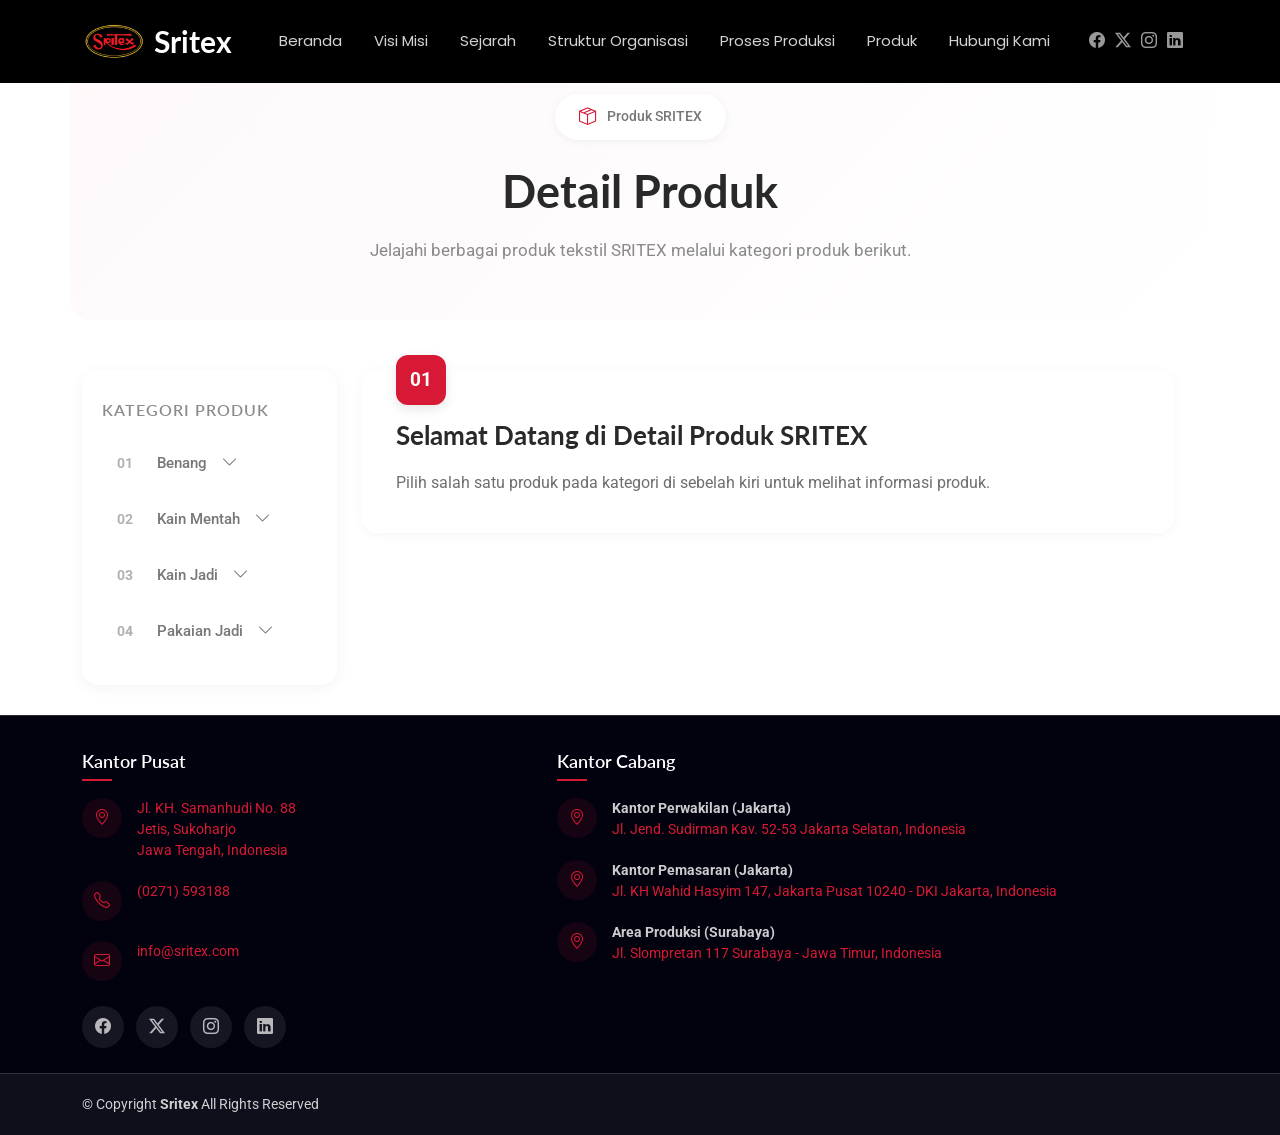
<file: terms.html>
<!DOCTYPE html>
<html lang="en">

<head>
  <meta charset="utf-8">
  <meta content="width=device-width, initial-scale=1.0" name="viewport">
  <title>Detail Produk - PT Sri Rejeki Isman Tbk</title>
  <meta name="description" content="">
  <meta name="keywords" content="">

  <!-- Favicons -->
  <link href="assets/img/LOGO SRITEX.png" rel="icon">
  <link href="assets/img/apple-touch-icon.png" rel="apple-touch-icon">

  <!-- Fonts -->
  <link href="https://fonts.googleapis.com" rel="preconnect">
  <link href="https://fonts.gstatic.com" rel="preconnect" crossorigin>
  <link href="https://fonts.googleapis.com/css2?family=Roboto:ital,wght@0,100;0,300;0,400;0,500;0,700;0,900;1,100;1,300;1,400;1,500;1,700;1,900&family=Lato:ital,wght@0,100;0,300;0,400;0,700;0,900;1,100;1,300;1,400;1,700;1,900&family=Poppins:ital,wght@0,100;0,200;0,300;0,400;0,500;0,600;0,700;0,800;0,900;1,100;1,200;1,300;1,400;1,500;1,600;1,700;1,800;1,900&display=swap" rel="stylesheet">

  <!-- Vendor CSS Files -->
  <link href="assets/vendor/bootstrap/css/bootstrap.min.css" rel="stylesheet">
  <link href="assets/vendor/bootstrap-icons/bootstrap-icons.css" rel="stylesheet">
  <link href="assets/vendor/aos/aos.css" rel="stylesheet">
  <link href="assets/vendor/glightbox/css/glightbox.min.css" rel="stylesheet">
  <link href="assets/vendor/swiper/swiper-bundle.min.css" rel="stylesheet">

  <!-- Main CSS File -->
  <link href="assets/css/main.css" rel="stylesheet">

  <!-- =======================================================
  * Template Name: Creativo
  * Template URL: https://bootstrapmade.com/creativo-bootstrap-creative-agency-template/
  * Updated: Mar 23 2026 with Bootstrap v5.3.8
  * Author: BootstrapMade.com
  * License: https://bootstrapmade.com/license/
  ======================================================== -->
</head>

<body class="terms-page">

  ```html
<header id="header" class="header d-flex align-items-center fixed-top">
  <div class="container position-relative d-flex align-items-center justify-content-between">

    <a class="logo d-flex align-items-center me-auto me-xl-0"
       style="pointer-events: none; cursor: default;">
      <img src="assets/img/LOGO SRITEX.png" alt="Logo Sritex">
      <h1 class="sitename">Sritex</h1>
    </a>

    <nav id="navmenu" class="navmenu">
      <ul>
  <li><a href="index.html#beranda">Beranda</a></li>
  <li><a href="index.html#visi-misi">Visi Misi</a></li>
  <li><a href="index.html#sejarah">Sejarah</a></li>
  <li><a href="index.html#struktur-organisasi">Struktur Organisasi</a></li>
  <li><a href="index.html#proses-produksi">Proses Produksi</a></li>
  <li><a href="index.html#produk">Produk</a></li>
  <li><a href="index.html#Kontak">Hubungi Kami</a></li>
</ul>

      <i class="mobile-nav-toggle d-xl-none bi bi-list"></i>
    </nav>

    <div class="header-social-links">
      <div class="social-links">

        <a href="https://www.facebook.com/sritex.indonesia/" target="_blank" rel="noopener noreferrer" aria-label="Facebook Sritex">
          <i class="bi bi-facebook"></i>
        </a>

        <a href="https://x.com/SritexIndonesia" target="_blank" rel="noopener noreferrer" aria-label="X Sritex">
          <i class="bi bi-twitter-x"></i>
        </a>

        <a href="https://www.instagram.com/sritexindonesia/" target="_blank" rel="noopener noreferrer" aria-label="Instagram Sritex">
          <i class="bi bi-instagram"></i>
        </a>

        <a href="https://www.linkedin.com/company/sritex/" target="_blank" rel="noopener noreferrer" aria-label="LinkedIn Sritex">
          <i class="bi bi-linkedin"></i>
        </a>

      </div>
    </div>

  </div>
</header>
```

  <main class="main">

    <!-- Detail Produk Section -->
    <section id="terms-of-service" class="terms-of-service section">

      <div class="container" data-aos="fade-up">
    

        <div class="row">
        

      
<!-- Page Header -->
<div class="tos-header" data-aos="fade-up">
  <div class="header-content">
    <div class="badge-wrapper">
      <i class="bi bi-box-seam"></i>
      <span class="last-updated">Produk SRITEX</span>
    </div>
    <h2>Detail Produk</h2>
    <p>Jelajahi berbagai produk tekstil SRITEX melalui kategori produk berikut.</p>
  </div>
</div>

<div class="row">

  <!-- Sidebar Kategori Produk -->
  <div class="col-lg-3" data-aos="fade-right" data-aos-delay="100">
    <div class="tos-sidebar">
      <h5>Kategori Produk</h5>

      <nav class="terms-nav">

        <div class="category-group">
          <a href="#" class="nav-item category-toggle" data-category="benang">
            <span class="number">01</span>
            <span class="text">Benang</span>
            <i class="bi bi-chevron-down"></i>
          </a>
          <div class="category-submenu" id="benang">
            <a href="#benang-katun" data-product="benang-katun">Benang Katun</a>
            <a href="#benang-polyester" data-product="benang-polyester">Benang Polyester</a>
            <a href="#benang-rayon" data-product="benang-rayon">Benang Rayon</a>
            <a href="#benang-campuran" data-product="benang-campuran">Benang Campuran</a>
          </div>
        </div>

        <div class="category-group">
          <a href="#" class="nav-item category-toggle" data-category="kain-mentah">
            <span class="number">02</span>
            <span class="text">Kain Mentah</span>
            <i class="bi bi-chevron-down"></i>
          </a>
          <div class="category-submenu" id="kain-mentah">
            <a href="#kain-mentah-katun" data-product="kain-mentah-katun">Kain Mentah Katun</a>
            <a href="#kain-mentah-polyester" data-product="kain-mentah-polyester">Kain Mentah Polyester</a>
            <a href="#kain-mentah-rayon" data-product="kain-mentah-rayon">Kain Mentah Rayon</a>
            <a href="#kain-mentah-campuran" data-product="kain-mentah-campuran">Kain Mentah Campuran</a>
          </div>
        </div>

        <div class="category-group">
          <a href="#" class="nav-item category-toggle" data-category="kain-jadi">
            <span class="number">03</span>
            <span class="text">Kain Jadi</span>
            <i class="bi bi-chevron-down"></i>
          </a>
          <div class="category-submenu" id="kain-jadi">
            <a href="#kain-jadi-warna" data-product="kain-jadi-warna">Kain Jadi Warna</a>
            <a href="#kain-jadi-motif" data-product="kain-jadi-motif">Kain Jadi Motif</a>
            <a href="#kain-jadi-pemutihan" data-product="kain-jadi-pemutihan">Kain Jadi Pemutihan</a>
            <a href="#kain-jadi-kamuflase" data-product="kain-jadi-kamuflase">Kain Jadi Kamuflase</a>
          </div>
        </div>

        <div class="category-group">
          <a href="#" class="nav-item category-toggle" data-category="pakaian-jadi">
            <span class="number">04</span>
            <span class="text">Pakaian Jadi</span>
            <i class="bi bi-chevron-down"></i>
          </a>
          <div class="category-submenu" id="pakaian-jadi">
            <a href="#seragam-kerja" data-product="seragam-kerja">Seragam Kerja</a>
            <a href="#seragam-militer" data-product="seragam-militer">Seragam Militer</a>
            <a href="#pakaian-formal" data-product="pakaian-formal">Pakaian Formal</a>
            <a href="#pakaian-fashion" data-product="pakaian-fashion">Pakaian Fashion</a>
          </div>
        </div>

      </nav>
    </div>
  </div>

  <!-- Konten Detail Produk -->
  <div class="col-lg-9" data-aos="fade-left" data-aos-delay="100">
    <div class="tos-content" id="product-detail">
      <div class="content-section">
        <div class="section-number">01</div>
        <h3>Selamat Datang di Detail Produk SRITEX</h3>
        <p>Pilih salah satu produk pada kategori di sebelah kiri untuk melihat informasi produk.</p>
      </div>
    </div>
  </div>

</div>

        </div>
      </div>

    </section><!-- /Terms Of Service Section -->

  </main>

 <!-- ==========================================
     FOOTER
     ========================================== -->
<footer id="footer" class="footer dark-background">

  <div class="container">
    <div class="row gy-5 justify-content-between">

      <!-- KANTOR PUSAT -->
      <div class="col-lg-4">
        <div class="footer-contact">
          <h4>Kantor Pusat</h4>
          <div class="contact-item">
            <div class="contact-icon">
              <i class="bi bi-geo-alt"></i>
            </div>
            <div class="contact-info">
              <p>
                <a href="https://www.google.com/maps/search/?api=1&query=ALAMAT+SRITEX" target="_blank">
                  Jl. KH. Samanhudi No. 88<br>
                  Jetis, Sukoharjo<br>
                  Jawa Tengah, Indonesia
                </a>
              </p>
            </div>
          </div>

          <div class="contact-item">
            <div class="contact-icon">
              <i class="bi bi-telephone"></i>
            </div>
            <div class="contact-info">
              <p><a href="tel:NOMOR_TELEPON">(0271) 593188</a></p>
            </div>
          </div>

          <div class="contact-item">
            <div class="contact-icon">
              <i class="bi bi-envelope"></i>
            </div>
            <div class="contact-info">
              <p><a href="mailto:EMAIL_SRITEX">info@sritex.com</a></p>
            </div>
          </div>

          <div class="social-links">
            <a href="https://www.facebook.com/sritex.indonesia/" target="_blank" rel="noopener noreferrer" aria-label="Facebook Sritex">
              <i class="bi bi-facebook"></i>
            </a>
            <a href="https://x.com/SritexIndonesia" target="_blank" rel="noopener noreferrer" aria-label="X Sritex">
              <i class="bi bi-twitter-x"></i>
            </a>
            <a href="https://www.instagram.com/sritexindonesia/" target="_blank" rel="noopener noreferrer" aria-label="Instagram Sritex">
              <i class="bi bi-instagram"></i>
            </a>
            <a href="https://www.linkedin.com/company/sritex/" target="_blank" rel="noopener noreferrer" aria-label="LinkedIn Sritex">
              <i class="bi bi-linkedin"></i>
            </a>
          </div>
        </div>
      </div>

      <!-- KANTOR CABANG -->
      <div class="col-lg-7 offset-lg-1">
        <div class="footer-contact">
          <h4>Kantor Cabang</h4>

          <!-- 1. Kantor Perwakilan Jakarta -->
          <div class="contact-item">
            <div class="contact-icon">
              <i class="bi bi-geo-alt"></i>
            </div>
            <div class="contact-info">
              <p>
                <strong>Kantor Perwakilan (Jakarta)</strong><br>
                <a href="https://www.google.com/maps/search/?api=1&query=Jl.+Jend.+Sudirman+Kav.+52-53+Jakarta+Selatan" target="_blank">
                  Jl. Jend. Sudirman Kav. 52-53 Jakarta Selatan, Indonesia
                </a>
              </p>
            </div>
          </div>

          <!-- 2. Kantor Pemasaran Jakarta -->
          <div class="contact-item">
            <div class="contact-icon">
              <i class="bi bi-geo-alt"></i>
            </div>
            <div class="contact-info">
              <p>
                <strong>Kantor Pemasaran (Jakarta)</strong><br>
                <a href="https://www.google.com/maps/search/?api=1&query=Jl.+KH+Wahid+Hasyim+147+Jakarta+Pusat" target="_blank">
                  Jl. KH Wahid Hasyim 147, Jakarta Pusat 10240 - DKI Jakarta, Indonesia
                </a>
              </p>
            </div>
          </div>

          <!-- 3. Area Produksi Surabaya -->
          <div class="contact-item">
            <div class="contact-icon">
              <i class="bi bi-geo-alt"></i>
            </div>
            <div class="contact-info">
              <p>
                <strong>Area Produksi (Surabaya)</strong><br>
                <a href="https://www.google.com/maps/search/?api=1&query=Jl.+Slompretan+117+Surabaya" target="_blank">
                  Jl. Slompretan 117 Surabaya - Jawa Timur, Indonesia
                </a>
              </p>
            </div>
          </div>

        </div>
      </div>

    </div>
  </div>

  <!-- COPYRIGHT (BACKGROUND MELEBAR FULL KE SAMPING) -->
  <div class="footer-bottom mt-5">
    <div class="container">
      <div class="row gy-3 align-items-center">
        <div class="col-md-6 copyright text-center text-md-start">
          <p>© Copyright <strong>Sritex</strong> All Rights Reserved</p>
        </div>
        <div class="col-md-6 footer-bottom-links text-center text-md-end">
         
        </div>
      </div>
    </div>
  </div>

</footer>

  <!-- Scroll Top -->
  <a href="#" id="scroll-top" class="scroll-top d-flex align-items-center justify-content-center"><i class="bi bi-arrow-up-short"></i></a>

  <!-- Preloader -->
  <div id="preloader"></div>

  <!-- Vendor JS Files -->
  <script src="assets/vendor/bootstrap/js/bootstrap.bundle.min.js"></script>
  <script src="assets/vendor/php-email-form/validate.js"></script>
  <script src="assets/vendor/aos/aos.js"></script>
  <script src="assets/vendor/purecounter/purecounter_vanilla.js"></script>
  <script src="assets/vendor/imagesloaded/imagesloaded.pkgd.min.js"></script>
  <script src="assets/vendor/isotope-layout/isotope.pkgd.min.js"></script>
  <script src="assets/vendor/glightbox/js/glightbox.min.js"></script>
  <script src="assets/vendor/swiper/swiper-bundle.min.js"></script>

  <!-- Main JS File -->
   
<script>
// Data seluruh produk SRITEX
const productDetails = {
  "benang-katun": {
    name: "Benang Katun",
    image: "assets/img/portfolio/BENANG KATUN.jpg",
    description: "Benang katun merupakan benang yang dibuat dari serat kapas dan digunakan sebagai bahan baku dalam pembuatan berbagai produk tekstil.",
    characteristics: [
      "Bahan dasar: Serat kapas.",
      "Tekstur: Lembut dan nyaman.",
      "Daya serap: Baik dalam menyerap kelembapan.",
      "Sifat: Memiliki sirkulasi udara yang baik."
    ],
    usage: "Digunakan sebagai bahan baku pembuatan kain, pakaian, dan berbagai produk tekstil berbahan katun."
  },

  "benang-polyester": {
    name: "Benang Polyester",
    image: "assets/img/portfolio/BENANG POLIESTER.webp",
    description: "Benang polyester merupakan benang sintetis yang dibuat dari serat polyester dan banyak digunakan dalam industri tekstil.",
    characteristics: [
      "Bahan dasar: Serat polyester.",
      "Kekuatan: Memiliki daya tahan yang baik.",
      "Ketahanan: Tidak mudah kusut.",
      "Sifat: Relatif cepat kering."
    ],
    usage: "Digunakan untuk pembuatan kain, pakaian, bahan pelapis, dan berbagai produk tekstil lainnya."
  },

  "benang-rayon": {
    name: "Benang Rayon",
    image: "assets/img/portfolio/BENANG RAYON.jpg",
    description: "Benang rayon merupakan benang yang berasal dari serat selulosa hasil pengolahan bahan alami dan digunakan dalam proses pembuatan tekstil.",
    characteristics: [
      "Bahan dasar: Selulosa hasil regenerasi.",
      "Tekstur: Lembut dan halus.",
      "Daya serap: Baik dalam menyerap kelembapan.",
      "Tampilan: Memiliki kesan jatuh dan menyerupai serat alami."
    ],
    usage: "Digunakan sebagai bahan baku kain dan pakaian yang membutuhkan tekstur lembut serta tampilan yang nyaman."
  },

  "benang-campuran": {
    name: "Benang Campuran",
    image: "assets/img/portfolio/BENANG CAMPURAN.jpg",
    description: "Benang campuran merupakan benang yang dibuat dengan menggabungkan dua atau lebih jenis serat untuk memperoleh karakteristik tertentu.",
    characteristics: [
      "Bahan dasar: Kombinasi beberapa jenis serat.",
      "Karakteristik: Menggabungkan sifat dari serat penyusunnya.",
      "Tekstur: Bergantung pada komposisi bahan.",
      "Kegunaan: Dapat disesuaikan dengan kebutuhan produksi."
    ],
    usage: "Digunakan dalam pembuatan kain dan pakaian yang membutuhkan kombinasi karakteristik dari beberapa jenis serat."
  },

  "kain-mentah-katun": {
    name: "Kain Mentah Katun",
    image: "assets/img/portfolio/KAIN MENTAH KATUN.jpg",
    description: "Kain mentah katun merupakan kain yang dibuat dari benang berbahan serat kapas dan belum melalui proses penyempurnaan akhir.",
    characteristics: [
      "Bahan dasar: Benang katun.",
      "Tekstur: Cenderung lembut.",
      "Daya serap: Baik.",
      "Kondisi: Belum melalui proses pewarnaan atau penyempurnaan akhir."
    ],
    usage: "Digunakan sebagai bahan dasar untuk proses lanjutan seperti pemutihan, pewarnaan, pencetakan motif, dan pembuatan pakaian."
  },

  "kain-mentah-polyester": {
    name: "Kain Mentah Polyester",
    image: "assets/img/portfolio/KAIN MENTAH POLYSTER.jpg",
    description: "Kain mentah polyester merupakan kain yang dibuat dari benang polyester dan belum melalui proses penyempurnaan akhir.",
    characteristics: [
      "Bahan dasar: Serat polyester.",
      "Kekuatan: Memiliki daya tahan yang baik.",
      "Ketahanan: Relatif tidak mudah kusut.",
      "Kondisi: Belum melalui proses penyempurnaan akhir."
    ],
    usage: "Digunakan sebagai bahan dasar untuk proses pewarnaan, pencetakan, dan pengolahan kain menjadi produk tekstil jadi."
  },

  "kain-mentah-rayon": {
    name: "Kain Mentah Rayon",
    image: "assets/img/portfolio/KAIN MENTAH RAYON.jpg",
    description: "Kain mentah rayon merupakan kain yang dibuat menggunakan benang rayon dan belum melalui tahapan penyempurnaan akhir.",
    characteristics: [
      "Bahan dasar: Serat rayon.",
      "Tekstur: Relatif lembut.",
      "Daya serap: Baik.",
      "Kondisi: Memerlukan proses pengolahan lanjutan."
    ],
    usage: "Digunakan sebagai bahan dasar dalam proses pemutihan, pewarnaan, pencetakan motif, dan pembuatan produk tekstil."
  },

  "kain-mentah-campuran": {
    name: "Kain Mentah Campuran",
    image: "assets/img/portfolio/KAIN MENTAH CAMPURAN.jpg",
    description: "Kain mentah campuran merupakan kain yang dibuat dari kombinasi beberapa jenis serat dan belum melalui proses penyempurnaan akhir.",
    characteristics: [
      "Bahan dasar: Kombinasi beberapa jenis serat.",
      "Tekstur: Bergantung pada komposisi serat.",
      "Sifat: Menggabungkan karakteristik bahan penyusunnya.",
      "Kondisi: Belum melalui proses penyempurnaan akhir."
    ],
    usage: "Digunakan sebagai bahan dasar untuk proses pengolahan lanjutan menjadi kain dengan karakteristik sesuai kebutuhan."
  },

  "kain-jadi-warna": {
    name: "Kain Jadi Warna",
    image: "assets/img/portfolio/KAIN JADI WARNA.jpg",
    description: "Kain jadi warna merupakan kain yang telah melalui proses pewarnaan sehingga memiliki warna tertentu sesuai kebutuhan produksi.",
    characteristics: [
      "Bahan dasar: Kain hasil proses tekstil sebelumnya.",
      "Warna: Memiliki warna sesuai proses pewarnaan.",
      "Tampilan: Warna tersebar pada permukaan kain.",
      "Kondisi: Telah melalui proses pewarnaan."
    ],
    usage: "Digunakan sebagai bahan baku pembuatan pakaian, seragam, dan berbagai produk tekstil berwarna."
  },

  "kain-jadi-motif": {
    name: "Kain Jadi Motif",
    image: "assets/img/portfolio/KAIN JADI MOTIF.jpg",
    description: "Kain jadi motif merupakan kain yang telah melalui proses pemberian motif atau pola pada permukaannya.",
    characteristics: [
      "Bahan dasar: Kain hasil proses tekstil sebelumnya.",
      "Tampilan: Memiliki motif atau pola tertentu.",
      "Variasi: Motif dapat disesuaikan dengan kebutuhan.",
      "Kondisi: Telah melalui proses pencetakan atau pembentukan motif."
    ],
    usage: "Digunakan untuk pembuatan pakaian, perlengkapan rumah tangga, dan produk tekstil bermotif lainnya."
  },

  "kain-jadi-pemutihan": {
    name: "Kain Jadi Pemutihan",
    image: "assets/img/portfolio/KAIN JADI PEMUTIHAN.jpg",
    description: "Kain jadi pemutihan merupakan kain yang telah melalui proses pemutihan untuk menghasilkan tampilan yang lebih putih dan bersih.",
    characteristics: [
      "Bahan dasar: Kain hasil proses tekstil sebelumnya.",
      "Warna: Memiliki tampilan putih atau lebih cerah.",
      "Permukaan: Telah melalui proses pengolahan.",
      "Kondisi: Disiapkan untuk penggunaan atau proses lanjutan."
    ],
    usage: "Digunakan sebagai bahan dasar pembuatan produk tekstil berwarna putih atau sebagai bahan untuk proses pewarnaan selanjutnya."
  },

  "kain-jadi-kamuflase": {
    name: "Kain Jadi Kamuflase",
    image: "assets/img/portfolio/KAIN JADI KAMUFLASE.jpg",
    description: "Kain jadi kamuflase merupakan kain yang memiliki pola visual tertentu untuk menghasilkan tampilan kamuflase.",
    characteristics: [
      "Bahan dasar: Kain tekstil yang telah melalui proses pengolahan.",
      "Motif: Memiliki pola kamuflase.",
      "Tampilan: Menggunakan kombinasi warna dan pola tertentu.",
      "Penggunaan: Disesuaikan dengan kebutuhan pakaian atau perlengkapan."
    ],
    usage: "Digunakan sebagai bahan pembuatan seragam, pakaian, dan perlengkapan bermotif kamuflase."
  },

  "seragam-kerja": {
    name: "Seragam Kerja",
    image: "assets/img/portfolio/SERAGAM KERJA.jpg",
    description: "Seragam kerja merupakan pakaian yang digunakan oleh pekerja sebagai identitas serta perlengkapan dalam menjalankan aktivitas pekerjaan.",
    characteristics: [
      "Bahan: Disesuaikan dengan kebutuhan aktivitas kerja.",
      "Desain: Dapat disesuaikan dengan identitas perusahaan.",
      "Fungsi: Mendukung kenyamanan dan aktivitas kerja.",
      "Tampilan: Memiliki model dan ukuran sesuai kebutuhan pengguna."
    ],
    usage: "Digunakan oleh karyawan atau tenaga kerja dalam kegiatan operasional perusahaan maupun lingkungan kerja lainnya."
  },

  "seragam-militer": {
    name: "Seragam Militer",
    image: "assets/img/portfolio/SERAGAM MILITER.jpg",
    description: "Seragam militer merupakan pakaian khusus yang digunakan oleh personel militer sebagai identitas dan perlengkapan dalam menjalankan tugas.",
    characteristics: [
      "Bahan: Disesuaikan dengan kebutuhan aktivitas lapangan.",
      "Motif: Dapat menggunakan pola kamuflase.",
      "Desain: Disesuaikan dengan ketentuan seragam.",
      "Fungsi: Mendukung aktivitas dan identitas personel."
    ],
    usage: "Digunakan sebagai pakaian dinas dan perlengkapan personel militer dalam menjalankan tugas."
  },

  "pakaian-formal": {
    name: "Pakaian Formal",
    image: "assets/img/portfolio/PAKAIAN FORMAL.jpg",
    description: "Pakaian formal merupakan jenis pakaian yang dirancang untuk digunakan dalam kegiatan resmi dan acara dengan ketentuan berpakaian tertentu.",
    characteristics: [
      "Desain: Memiliki tampilan rapi dan formal.",
      "Bahan: Disesuaikan dengan model pakaian.",
      "Potongan: Umumnya memiliki bentuk yang terstruktur.",
      "Penggunaan: Disesuaikan dengan kegiatan resmi."
    ],
    usage: "Digunakan untuk kegiatan perkantoran, acara resmi, pertemuan, dan kegiatan formal lainnya."
  },

  "pakaian-fashion": {
    name: "Pakaian Fashion",
    image: "assets/img/portfolio/PAKAIAN FASHION.jpg",
    description: "Pakaian fashion merupakan produk pakaian yang dirancang dengan memperhatikan model, desain, dan perkembangan tren busana.",
    characteristics: [
      "Desain: Memiliki variasi model dan gaya.",
      "Bahan: Beragam sesuai jenis pakaian.",
      "Tampilan: Memperhatikan nilai estetika.",
      "Variasi: Dapat disesuaikan dengan kebutuhan dan tren."
    ],
    usage: "Digunakan sebagai pakaian sehari-hari maupun untuk kebutuhan gaya dan penampilan."
  }
};

// Nama produk digunakan untuk membaca tautan produk
const productNames = {};

Object.keys(productDetails).forEach(id => {
  productNames[id] = productDetails[id].name;
});

// Membuka dan menutup kategori
document.querySelectorAll(".category-toggle").forEach(toggle => {
  toggle.addEventListener("click", function(event) {
    event.preventDefault();

    const categoryId = this.dataset.category;
    const submenu = document.getElementById(categoryId);

    if (submenu) {
      submenu.classList.toggle("show");
    }
  });
});

// Menampilkan detail produk
function showProduct(productId) {
  const product = productDetails[productId];

  if (!product) return;

  const categoryId = productId.startsWith("kain-mentah-")
    ? "kain-mentah"
    : productId.startsWith("kain-jadi-")
    ? "kain-jadi"
    : productId.startsWith("benang-")
    ? "benang"
    : "pakaian-jadi";

  // Membuka kategori produk yang dipilih
  document.querySelectorAll(".category-submenu").forEach(menu => {
    menu.classList.remove("show");
  });

  document.getElementById(categoryId)?.classList.add("show");

  // Memberikan tanda pada produk yang sedang dipilih
  document.querySelectorAll(".category-submenu a").forEach(link => {
    link.classList.remove("active");
  });

  document.querySelector(`[data-product="${productId}"]`)?.classList.add("active");

  // Menampilkan gambar dan informasi produk
  document.getElementById("product-detail").innerHTML = `
    <div class="content-section product-detail-section">
      <div class="section-number">01</div>
      <h3>${product.name}</h3>

      <div class="product-detail-image-wrapper">
        <img
          src="${product.image}"
          alt="${product.name}"
          class="product-detail-image"
          loading="lazy"
        >
      </div>

      <div class="product-information">
        <h4>Deskripsi Produk</h4>
        <p>${product.description}</p>

        <h4>Karakteristik Produk</h4>
        <ul class="product-characteristics">
          ${product.characteristics.map(item => `<li>${item}</li>`).join("")}
        </ul>

        <h4>Kegunaan Produk</h4>
        <p>${product.usage}</p>
      </div>
    </div>
  `;
}

// Klik produk pada sidebar
document.querySelectorAll("[data-product]").forEach(link => {
  link.addEventListener("click", function(event) {
    event.preventDefault();

    const productId = this.dataset.product;

    history.replaceState(null, "", "#" + productId);
    showProduct(productId);
  });
});

// Membaca produk dari URL
const initialProduct = window.location.hash.substring(1);

if (productNames[initialProduct]) {
  showProduct(initialProduct);
}

</script>

  <script src="assets/js/main.js"></script>

</body>

</html>
</file>
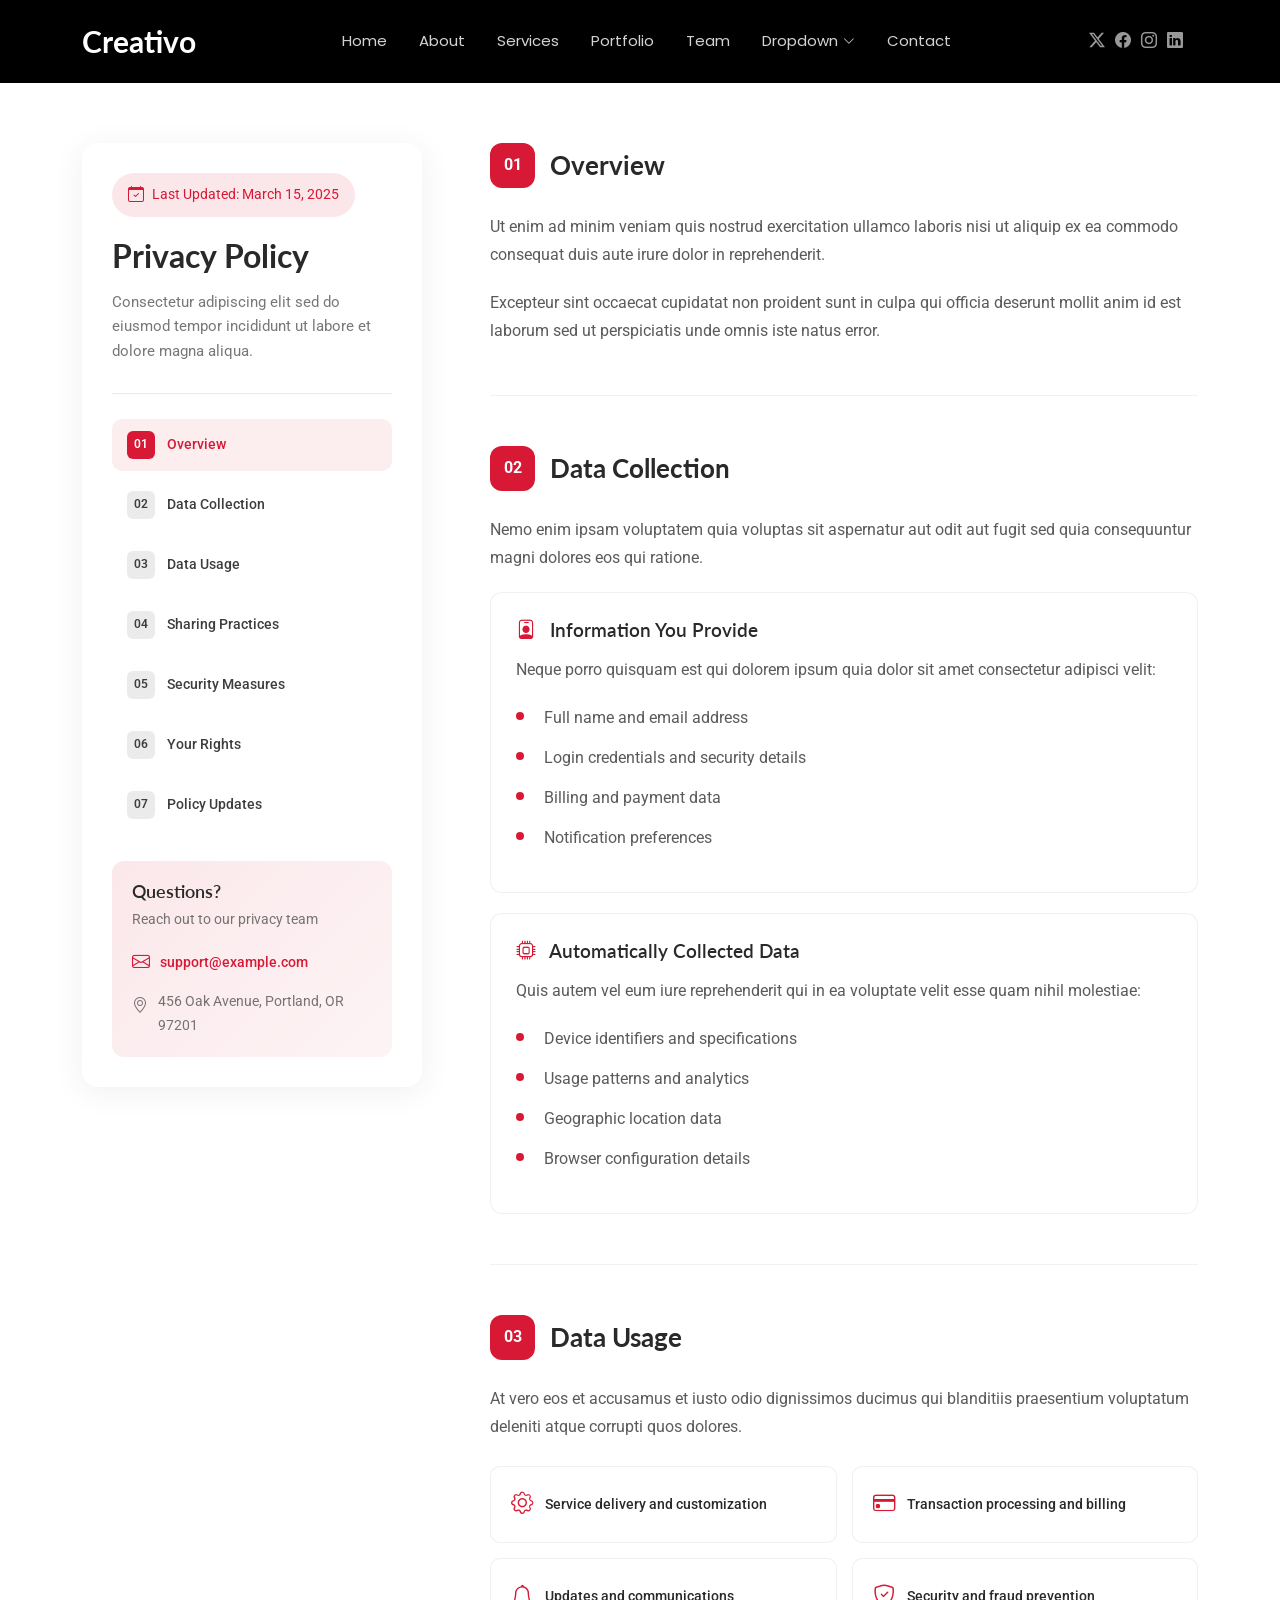
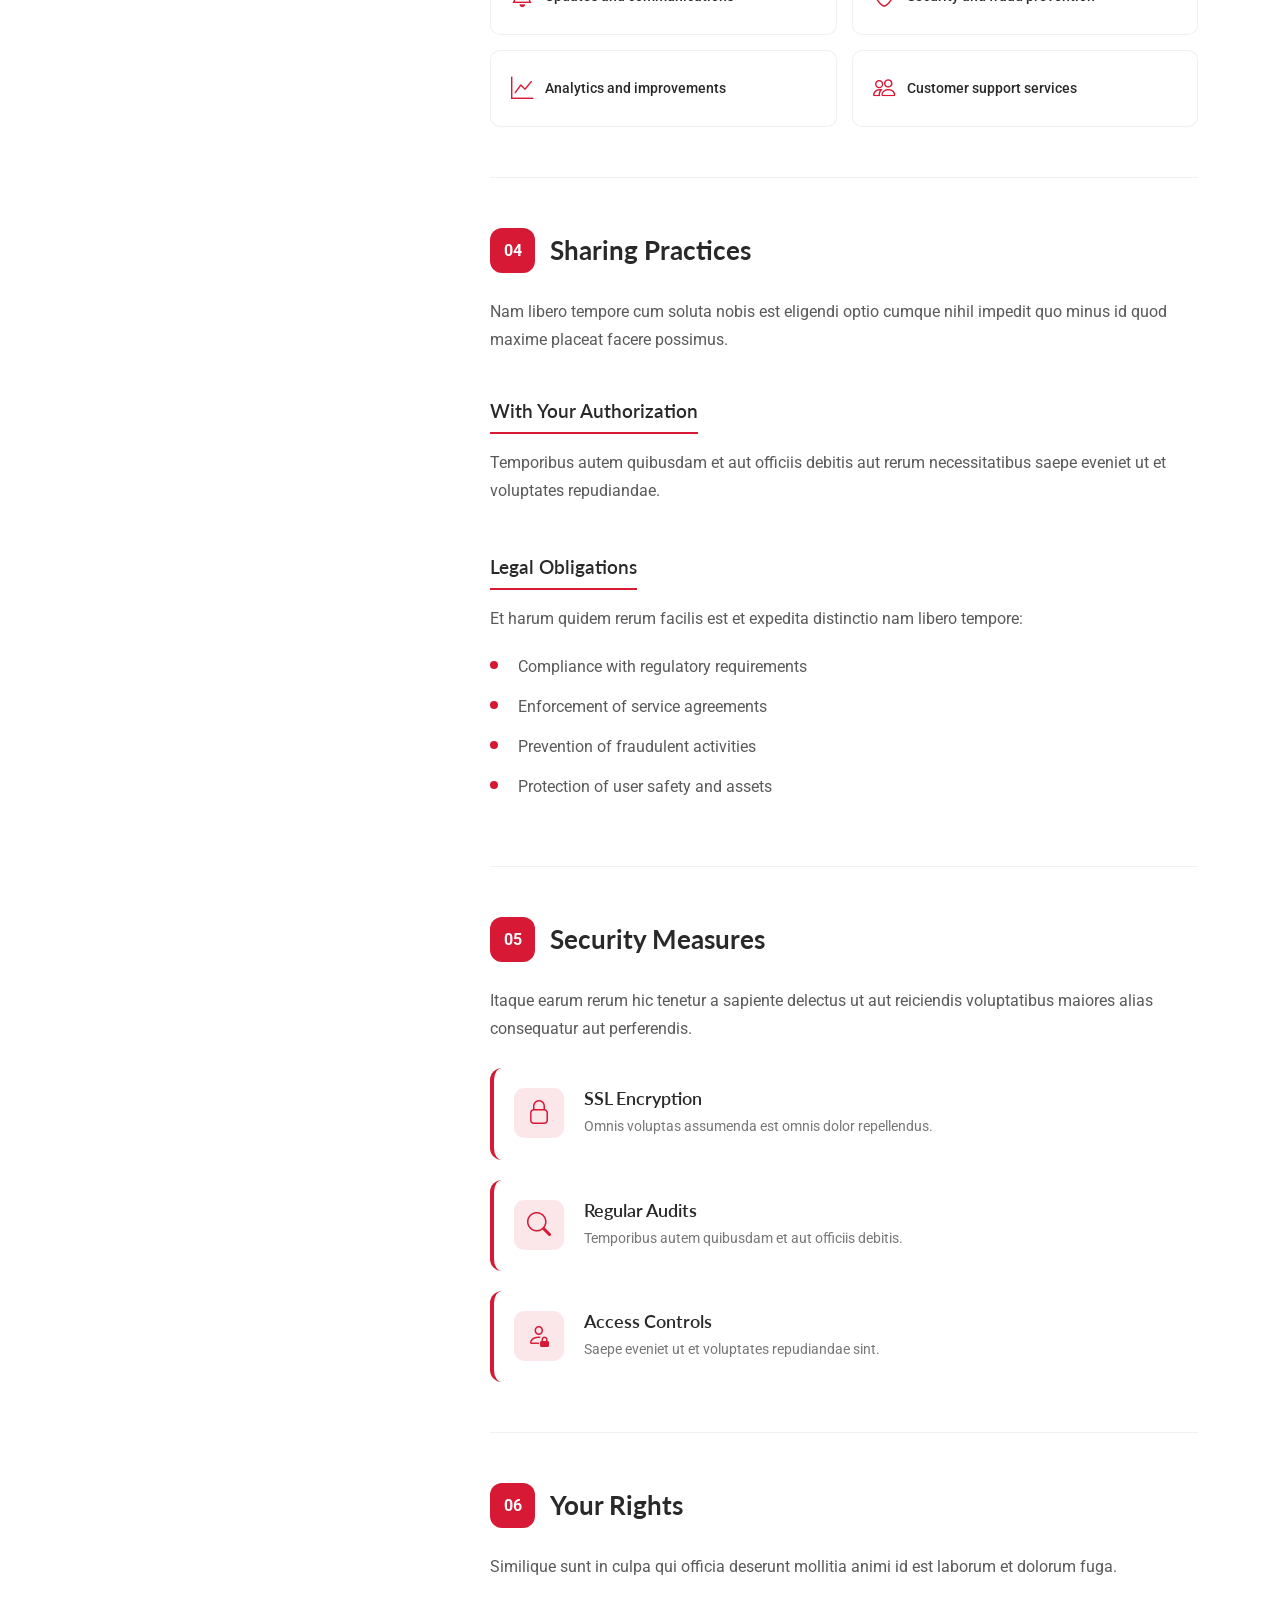
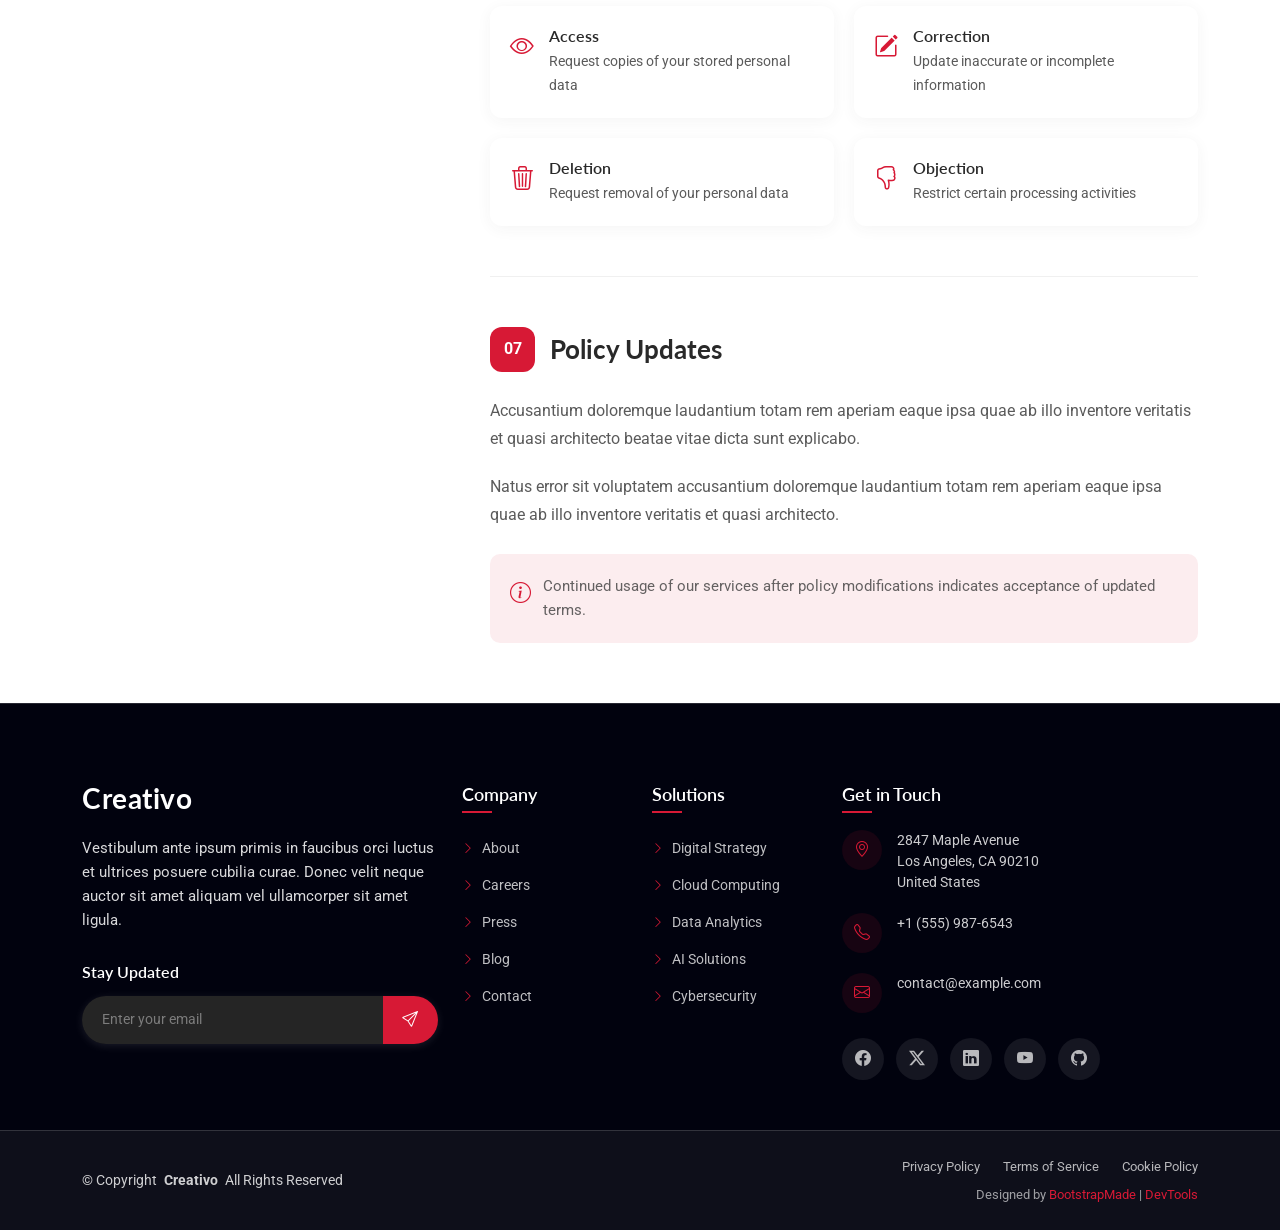
<file: Creativo/privacy.html>
<!DOCTYPE html>
<html lang="en">

<head>
  <meta charset="utf-8">
  <meta content="width=device-width, initial-scale=1.0" name="viewport">
  <title>Privacy - Creativo Bootstrap Template</title>
  <meta name="description" content="">
  <meta name="keywords" content="">

  <!-- Favicons -->
  <link href="assets/img/favicon.png" rel="icon">
  <link href="assets/img/apple-touch-icon.png" rel="apple-touch-icon">

  <!-- Fonts -->
  <link href="https://fonts.googleapis.com" rel="preconnect">
  <link href="https://fonts.gstatic.com" rel="preconnect" crossorigin>
  <link href="https://fonts.googleapis.com/css2?family=Roboto:ital,wght@0,100;0,300;0,400;0,500;0,700;0,900;1,100;1,300;1,400;1,500;1,700;1,900&family=Lato:ital,wght@0,100;0,300;0,400;0,700;0,900;1,100;1,300;1,400;1,700;1,900&family=Poppins:ital,wght@0,100;0,200;0,300;0,400;0,500;0,600;0,700;0,800;0,900;1,100;1,200;1,300;1,400;1,500;1,600;1,700;1,800;1,900&display=swap" rel="stylesheet">

  <!-- Vendor CSS Files -->
  <link href="assets/vendor/bootstrap/css/bootstrap.min.css" rel="stylesheet">
  <link href="assets/vendor/bootstrap-icons/bootstrap-icons.css" rel="stylesheet">
  <link href="assets/vendor/aos/aos.css" rel="stylesheet">
  <link href="assets/vendor/glightbox/css/glightbox.min.css" rel="stylesheet">
  <link href="assets/vendor/swiper/swiper-bundle.min.css" rel="stylesheet">

  <!-- Main CSS File -->
  <link href="assets/css/main.css" rel="stylesheet">

  <!-- =======================================================
  * Template Name: Creativo
  * Template URL: https://bootstrapmade.com/creativo-bootstrap-creative-agency-template/
  * Updated: Mar 23 2026 with Bootstrap v5.3.8
  * Author: BootstrapMade.com
  * License: https://bootstrapmade.com/license/
  ======================================================== -->
</head>

<body class="privacy-page">

  <header id="header" class="header d-flex align-items-center sticky-top">
    <div class="container position-relative d-flex align-items-center justify-content-between">

      <a href="index.html" class="logo d-flex align-items-center me-auto me-xl-0">
        <!-- Uncomment the line below if you also wish to use an image logo -->
        <!-- <img src="assets/img/logo.webp" alt=""> -->
        <h1 class="sitename">Creativo</h1>
      </a>

      <nav id="navmenu" class="navmenu">
        <ul>
          <li><a href="#hero">Home</a></li>
          <li><a href="#about">About</a></li>
          <li><a href="#services">Services</a></li>
          <li><a href="#portfolio">Portfolio</a></li>
          <li><a href="#team">Team</a></li>
          <li class="dropdown"><a href="#"><span>Dropdown</span> <i class="bi bi-chevron-down toggle-dropdown"></i></a>
            <ul>
              <li><a href="#">Dropdown 1</a></li>
              <li class="dropdown"><a href="#"><span>Deep Dropdown</span> <i class="bi bi-chevron-down toggle-dropdown"></i></a>
                <ul>
                  <li><a href="#">Deep Dropdown 1</a></li>
                  <li><a href="#">Deep Dropdown 2</a></li>
                  <li><a href="#">Deep Dropdown 3</a></li>
                  <li><a href="#">Deep Dropdown 4</a></li>
                  <li><a href="#">Deep Dropdown 5</a></li>
                </ul>
              </li>
              <li><a href="#">Dropdown 2</a></li>
              <li><a href="#">Dropdown 3</a></li>
              <li><a href="#">Dropdown 4</a></li>
            </ul>
          </li>
          <li><a href="#contact">Contact</a></li>
        </ul>
        <i class="mobile-nav-toggle d-xl-none bi bi-list"></i>
      </nav>

      <div class="header-social-links">
        <a href="#" class="twitter"><i class="bi bi-twitter-x"></i></a>
        <a href="#" class="facebook"><i class="bi bi-facebook"></i></a>
        <a href="#" class="instagram"><i class="bi bi-instagram"></i></a>
        <a href="#" class="linkedin"><i class="bi bi-linkedin"></i></a>
      </div>

    </div>
  </header>

  <main class="main">

    <!-- Privacy Section -->
    <section id="privacy" class="privacy section">

      <div class="container" data-aos="fade-up" data-aos-delay="100">

        <!-- Two Column Layout -->
        <div class="row g-5">

          <!-- Sidebar Navigation -->
          <div class="col-lg-4" data-aos="fade-right" data-aos-delay="150">
            <div class="policy-sidebar">
              <div class="effective-badge">
                <i class="bi bi-calendar-check"></i>
                <span>Last Updated: March 15, 2025</span>
              </div>
              <h1>Privacy Policy</h1>
              <p class="sidebar-intro">Consectetur adipiscing elit sed do eiusmod tempor incididunt ut labore et dolore magna aliqua.</p>

              <nav class="policy-nav">
                <a href="#overview" class="nav-link active">
                  <span class="nav-number">01</span>
                  <span class="nav-text">Overview</span>
                </a>
                <a href="#data-collection" class="nav-link">
                  <span class="nav-number">02</span>
                  <span class="nav-text">Data Collection</span>
                </a>
                <a href="#usage" class="nav-link">
                  <span class="nav-number">03</span>
                  <span class="nav-text">Data Usage</span>
                </a>
                <a href="#sharing" class="nav-link">
                  <span class="nav-number">04</span>
                  <span class="nav-text">Sharing Practices</span>
                </a>
                <a href="#security" class="nav-link">
                  <span class="nav-number">05</span>
                  <span class="nav-text">Security Measures</span>
                </a>
                <a href="#rights" class="nav-link">
                  <span class="nav-number">06</span>
                  <span class="nav-text">Your Rights</span>
                </a>
                <a href="#updates" class="nav-link">
                  <span class="nav-number">07</span>
                  <span class="nav-text">Policy Updates</span>
                </a>
              </nav>

              <div class="contact-card">
                <h4>Questions?</h4>
                <p>Reach out to our privacy team</p>
                <a href="mailto:support@example.com" class="contact-email">
                  <i class="bi bi-envelope"></i>
                  support@example.com
                </a>
                <div class="contact-address">
                  <i class="bi bi-geo-alt"></i>
                  <span>456 Oak Avenue, Portland, OR 97201</span>
                </div>
              </div>
            </div>
          </div><!-- End Sidebar -->

          <!-- Main Content -->
          <div class="col-lg-8" data-aos="fade-left" data-aos-delay="200">
            <div class="policy-content">

              <!-- Overview Section -->
              <article id="overview" class="policy-section">
                <div class="section-header">
                  <span class="section-number">01</span>
                  <h2>Overview</h2>
                </div>
                <div class="section-body">
                  <p>Ut enim ad minim veniam quis nostrud exercitation ullamco laboris nisi ut aliquip ex ea commodo consequat duis aute irure dolor in reprehenderit.</p>
                  <p>Excepteur sint occaecat cupidatat non proident sunt in culpa qui officia deserunt mollit anim id est laborum sed ut perspiciatis unde omnis iste natus error.</p>
                </div>
              </article><!-- End Overview Section -->

              <!-- Data Collection Section -->
              <article id="data-collection" class="policy-section">
                <div class="section-header">
                  <span class="section-number">02</span>
                  <h2>Data Collection</h2>
                </div>
                <div class="section-body">
                  <p>Nemo enim ipsam voluptatem quia voluptas sit aspernatur aut odit aut fugit sed quia consequuntur magni dolores eos qui ratione.</p>

                  <div class="info-card">
                    <h3><i class="bi bi-person-badge"></i> Information You Provide</h3>
                    <p>Neque porro quisquam est qui dolorem ipsum quia dolor sit amet consectetur adipisci velit:</p>
                    <ul>
                      <li>Full name and email address</li>
                      <li>Login credentials and security details</li>
                      <li>Billing and payment data</li>
                      <li>Notification preferences</li>
                    </ul>
                  </div>

                  <div class="info-card">
                    <h3><i class="bi bi-cpu"></i> Automatically Collected Data</h3>
                    <p>Quis autem vel eum iure reprehenderit qui in ea voluptate velit esse quam nihil molestiae:</p>
                    <ul>
                      <li>Device identifiers and specifications</li>
                      <li>Usage patterns and analytics</li>
                      <li>Geographic location data</li>
                      <li>Browser configuration details</li>
                    </ul>
                  </div>
                </div>
              </article><!-- End Data Collection Section -->

              <!-- Data Usage Section -->
              <article id="usage" class="policy-section">
                <div class="section-header">
                  <span class="section-number">03</span>
                  <h2>Data Usage</h2>
                </div>
                <div class="section-body">
                  <p>At vero eos et accusamus et iusto odio dignissimos ducimus qui blanditiis praesentium voluptatum deleniti atque corrupti quos dolores.</p>

                  <div class="usage-grid">
                    <div class="usage-item">
                      <i class="bi bi-gear"></i>
                      <span>Service delivery and customization</span>
                    </div>
                    <div class="usage-item">
                      <i class="bi bi-credit-card"></i>
                      <span>Transaction processing and billing</span>
                    </div>
                    <div class="usage-item">
                      <i class="bi bi-bell"></i>
                      <span>Updates and communications</span>
                    </div>
                    <div class="usage-item">
                      <i class="bi bi-shield-check"></i>
                      <span>Security and fraud prevention</span>
                    </div>
                    <div class="usage-item">
                      <i class="bi bi-graph-up"></i>
                      <span>Analytics and improvements</span>
                    </div>
                    <div class="usage-item">
                      <i class="bi bi-people"></i>
                      <span>Customer support services</span>
                    </div>
                  </div>
                </div>
              </article><!-- End Data Usage Section -->

              <!-- Sharing Section -->
              <article id="sharing" class="policy-section">
                <div class="section-header">
                  <span class="section-number">04</span>
                  <h2>Sharing Practices</h2>
                </div>
                <div class="section-body">
                  <p>Nam libero tempore cum soluta nobis est eligendi optio cumque nihil impedit quo minus id quod maxime placeat facere possimus.</p>

                  <div class="sharing-item">
                    <h3>With Your Authorization</h3>
                    <p>Temporibus autem quibusdam et aut officiis debitis aut rerum necessitatibus saepe eveniet ut et voluptates repudiandae.</p>
                  </div>

                  <div class="sharing-item">
                    <h3>Legal Obligations</h3>
                    <p>Et harum quidem rerum facilis est et expedita distinctio nam libero tempore:</p>
                    <ul>
                      <li>Compliance with regulatory requirements</li>
                      <li>Enforcement of service agreements</li>
                      <li>Prevention of fraudulent activities</li>
                      <li>Protection of user safety and assets</li>
                    </ul>
                  </div>
                </div>
              </article><!-- End Sharing Section -->

              <!-- Security Section -->
              <article id="security" class="policy-section">
                <div class="section-header">
                  <span class="section-number">05</span>
                  <h2>Security Measures</h2>
                </div>
                <div class="section-body">
                  <p>Itaque earum rerum hic tenetur a sapiente delectus ut aut reiciendis voluptatibus maiores alias consequatur aut perferendis.</p>

                  <div class="security-features">
                    <div class="feature">
                      <div class="feature-icon">
                        <i class="bi bi-lock"></i>
                      </div>
                      <div class="feature-content">
                        <h4>SSL Encryption</h4>
                        <p>Omnis voluptas assumenda est omnis dolor repellendus.</p>
                      </div>
                    </div>
                    <div class="feature">
                      <div class="feature-icon">
                        <i class="bi bi-search"></i>
                      </div>
                      <div class="feature-content">
                        <h4>Regular Audits</h4>
                        <p>Temporibus autem quibusdam et aut officiis debitis.</p>
                      </div>
                    </div>
                    <div class="feature">
                      <div class="feature-icon">
                        <i class="bi bi-person-lock"></i>
                      </div>
                      <div class="feature-content">
                        <h4>Access Controls</h4>
                        <p>Saepe eveniet ut et voluptates repudiandae sint.</p>
                      </div>
                    </div>
                  </div>
                </div>
              </article><!-- End Security Section -->

              <!-- Rights Section -->
              <article id="rights" class="policy-section">
                <div class="section-header">
                  <span class="section-number">06</span>
                  <h2>Your Rights</h2>
                </div>
                <div class="section-body">
                  <p>Similique sunt in culpa qui officia deserunt mollitia animi id est laborum et dolorum fuga.</p>

                  <div class="rights-list">
                    <div class="right-item">
                      <i class="bi bi-eye"></i>
                      <div>
                        <h4>Access</h4>
                        <p>Request copies of your stored personal data</p>
                      </div>
                    </div>
                    <div class="right-item">
                      <i class="bi bi-pencil-square"></i>
                      <div>
                        <h4>Correction</h4>
                        <p>Update inaccurate or incomplete information</p>
                      </div>
                    </div>
                    <div class="right-item">
                      <i class="bi bi-trash3"></i>
                      <div>
                        <h4>Deletion</h4>
                        <p>Request removal of your personal data</p>
                      </div>
                    </div>
                    <div class="right-item">
                      <i class="bi bi-hand-thumbs-down"></i>
                      <div>
                        <h4>Objection</h4>
                        <p>Restrict certain processing activities</p>
                      </div>
                    </div>
                  </div>
                </div>
              </article><!-- End Rights Section -->

              <!-- Updates Section -->
              <article id="updates" class="policy-section">
                <div class="section-header">
                  <span class="section-number">07</span>
                  <h2>Policy Updates</h2>
                </div>
                <div class="section-body">
                  <p>Accusantium doloremque laudantium totam rem aperiam eaque ipsa quae ab illo inventore veritatis et quasi architecto beatae vitae dicta sunt explicabo.</p>
                  <p>Natus error sit voluptatem accusantium doloremque laudantium totam rem aperiam eaque ipsa quae ab illo inventore veritatis et quasi architecto.</p>

                  <div class="update-notice">
                    <i class="bi bi-info-circle"></i>
                    <span>Continued usage of our services after policy modifications indicates acceptance of updated terms.</span>
                  </div>
                </div>
              </article><!-- End Updates Section -->

            </div>
          </div><!-- End Main Content -->

        </div>

      </div>

    </section><!-- /Privacy Section -->

  </main>

  <footer id="footer" class="footer dark-background">

    <div class="container">
      <div class="row gy-5">

        <div class="col-lg-4">
          <div class="footer-content">
            <a href="index.html" class="logo d-flex align-items-center mb-4">
              <span class="sitename">Creativo</span>
            </a>
            <p class="mb-4">Vestibulum ante ipsum primis in faucibus orci luctus et ultrices posuere cubilia curae. Donec velit neque auctor sit amet aliquam vel ullamcorper sit amet ligula.</p>

            <div class="newsletter-form">
              <h5>Stay Updated</h5>
              <form action="forms/newsletter.php" method="post" class="php-email-form">
                <div class="input-group">
                  <input type="email" name="email" class="form-control" placeholder="Enter your email" required="">
                  <button type="submit" class="btn-subscribe">
                    <i class="bi bi-send"></i>
                  </button>
                </div>
                <div class="loading">Loading</div>
                <div class="error-message"></div>
                <div class="sent-message">Thank you for subscribing!</div>
              </form>
            </div>
          </div>
        </div>

        <div class="col-lg-2 col-6">
          <div class="footer-links">
            <h4>Company</h4>
            <ul>
              <li><a href="#"><i class="bi bi-chevron-right"></i> About</a></li>
              <li><a href="#"><i class="bi bi-chevron-right"></i> Careers</a></li>
              <li><a href="#"><i class="bi bi-chevron-right"></i> Press</a></li>
              <li><a href="#"><i class="bi bi-chevron-right"></i> Blog</a></li>
              <li><a href="#"><i class="bi bi-chevron-right"></i> Contact</a></li>
            </ul>
          </div>
        </div>

        <div class="col-lg-2 col-6">
          <div class="footer-links">
            <h4>Solutions</h4>
            <ul>
              <li><a href="#"><i class="bi bi-chevron-right"></i> Digital Strategy</a></li>
              <li><a href="#"><i class="bi bi-chevron-right"></i> Cloud Computing</a></li>
              <li><a href="#"><i class="bi bi-chevron-right"></i> Data Analytics</a></li>
              <li><a href="#"><i class="bi bi-chevron-right"></i> AI Solutions</a></li>
              <li><a href="#"><i class="bi bi-chevron-right"></i> Cybersecurity</a></li>
            </ul>
          </div>
        </div>

        <div class="col-lg-4">
          <div class="footer-contact">
            <h4>Get in Touch</h4>
            <div class="contact-item">
              <div class="contact-icon">
                <i class="bi bi-geo-alt"></i>
              </div>
              <div class="contact-info">
                <p>2847 Maple Avenue<br>Los Angeles, CA 90210<br>United States</p>
              </div>
            </div>

            <div class="contact-item">
              <div class="contact-icon">
                <i class="bi bi-telephone"></i>
              </div>
              <div class="contact-info">
                <p>+1 (555) 987-6543</p>
              </div>
            </div>

            <div class="contact-item">
              <div class="contact-icon">
                <i class="bi bi-envelope"></i>
              </div>
              <div class="contact-info">
                <p>contact@example.com</p>
              </div>
            </div>

            <div class="social-links">
              <a href="#"><i class="bi bi-facebook"></i></a>
              <a href="#"><i class="bi bi-twitter-x"></i></a>
              <a href="#"><i class="bi bi-linkedin"></i></a>
              <a href="#"><i class="bi bi-youtube"></i></a>
              <a href="#"><i class="bi bi-github"></i></a>
            </div>
          </div>
        </div>

      </div>
    </div>

    <div class="footer-bottom">
      <div class="container">
        <div class="row align-items-center">
          <div class="col-lg-6">
            <div class="copyright">
              <p>© <span>Copyright</span> <strong class="px-1 sitename">Creativo</strong> <span>All Rights Reserved</span></p>
            </div>
          </div>
          <div class="col-lg-6">
            <div class="footer-bottom-links">
              <a href="#">Privacy Policy</a>
              <a href="#">Terms of Service</a>
              <a href="#">Cookie Policy</a>
            </div>
            <div class="credits">
              <!-- All the links in the footer should remain intact. -->
              <!-- You can delete the links only if you've purchased the pro version. -->
              <!-- Licensing information: https://bootstrapmade.com/license/ -->
              <!-- Purchase the pro version with working PHP/AJAX contact form: [buy-url] -->
              Designed by <a href="https://bootstrapmade.com/">BootstrapMade</a> | <a href="https://bootstrapmade.com/tools/">DevTools</a>
            </div>
          </div>
        </div>
      </div>
    </div>

  </footer>

  <!-- Scroll Top -->
  <a href="#" id="scroll-top" class="scroll-top d-flex align-items-center justify-content-center"><i class="bi bi-arrow-up-short"></i></a>

  <!-- Preloader -->
  <div id="preloader"></div>

  <!-- Vendor JS Files -->
  <script src="assets/vendor/bootstrap/js/bootstrap.bundle.min.js"></script>
  <script src="assets/vendor/php-email-form/validate.js"></script>
  <script src="assets/vendor/aos/aos.js"></script>
  <script src="assets/vendor/purecounter/purecounter_vanilla.js"></script>
  <script src="assets/vendor/imagesloaded/imagesloaded.pkgd.min.js"></script>
  <script src="assets/vendor/isotope-layout/isotope.pkgd.min.js"></script>
  <script src="assets/vendor/glightbox/js/glightbox.min.js"></script>
  <script src="assets/vendor/swiper/swiper-bundle.min.js"></script>

  <!-- Main JS File -->
  <script src="assets/js/main.js"></script>

</body>

</html>
</file>
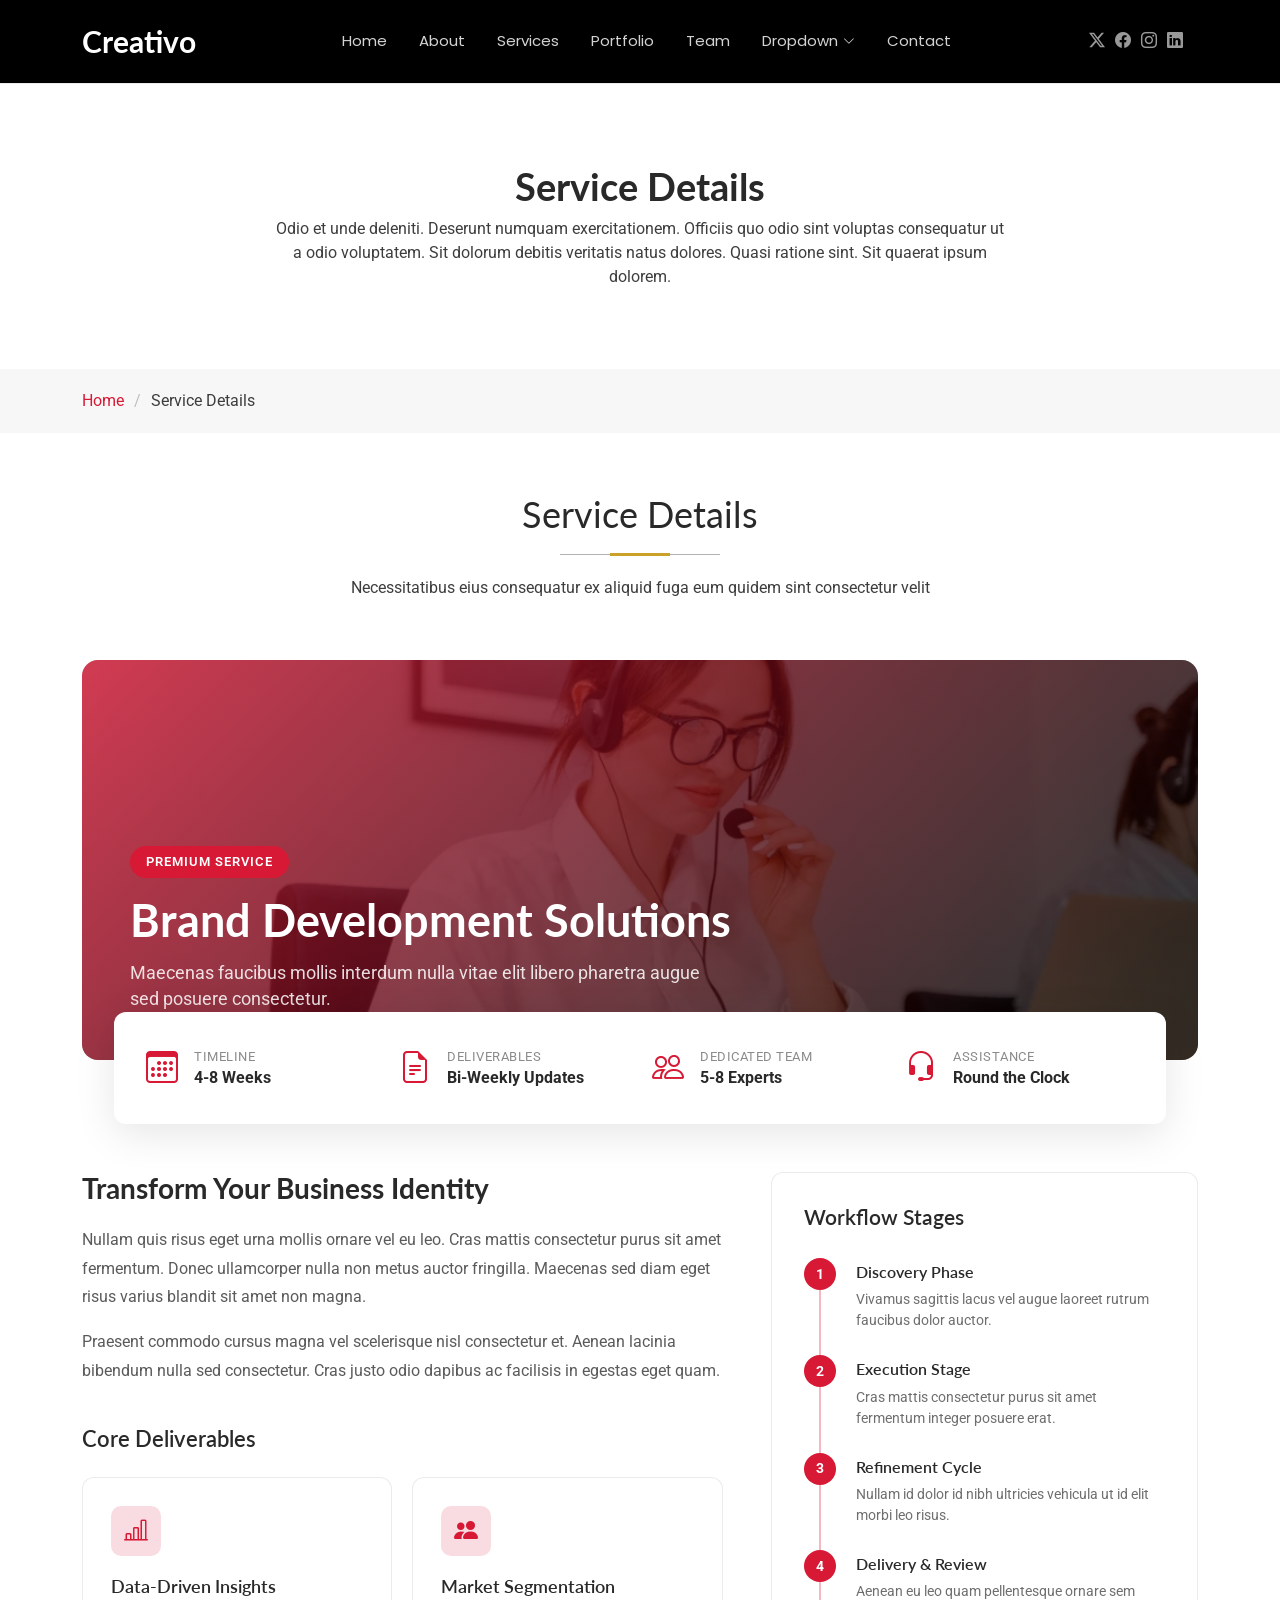
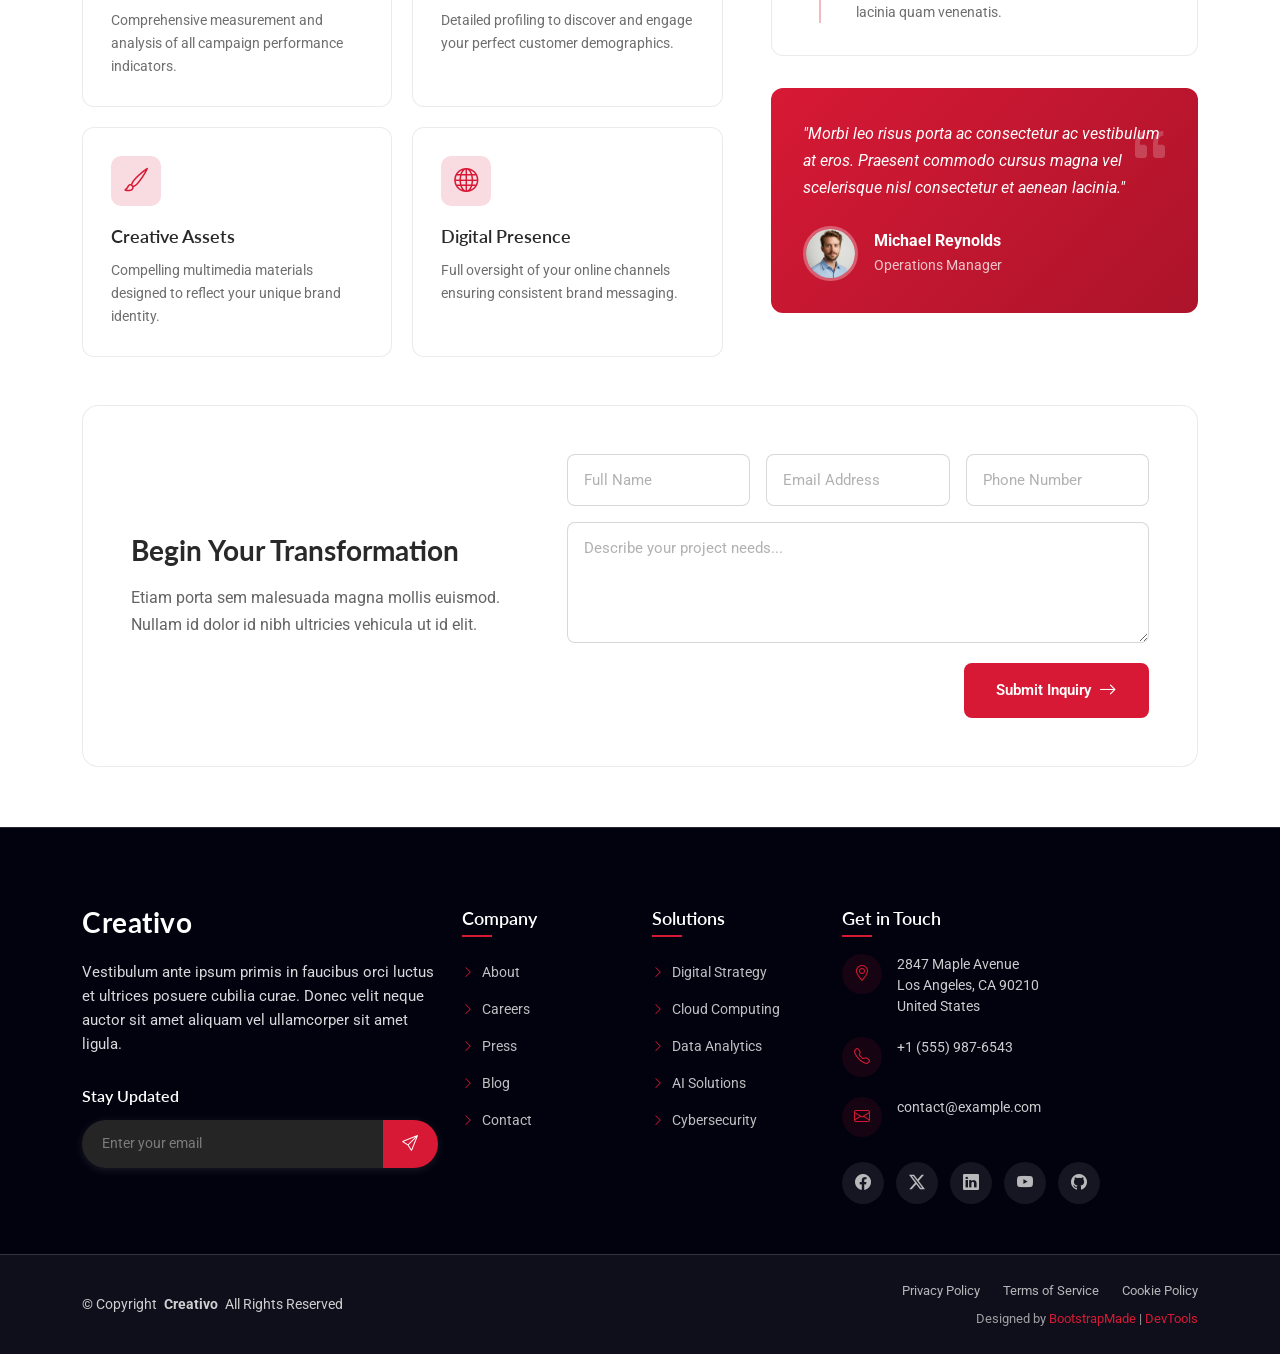
<file: Creativo/service-details.html>
<!DOCTYPE html>
<html lang="en">

<head>
  <meta charset="utf-8">
  <meta content="width=device-width, initial-scale=1.0" name="viewport">
  <title>Service Details - Creativo Bootstrap Template</title>
  <meta name="description" content="">
  <meta name="keywords" content="">

  <!-- Favicons -->
  <link href="assets/img/favicon.png" rel="icon">
  <link href="assets/img/apple-touch-icon.png" rel="apple-touch-icon">

  <!-- Fonts -->
  <link href="https://fonts.googleapis.com" rel="preconnect">
  <link href="https://fonts.gstatic.com" rel="preconnect" crossorigin>
  <link href="https://fonts.googleapis.com/css2?family=Roboto:ital,wght@0,100;0,300;0,400;0,500;0,700;0,900;1,100;1,300;1,400;1,500;1,700;1,900&family=Lato:ital,wght@0,100;0,300;0,400;0,700;0,900;1,100;1,300;1,400;1,700;1,900&family=Poppins:ital,wght@0,100;0,200;0,300;0,400;0,500;0,600;0,700;0,800;0,900;1,100;1,200;1,300;1,400;1,500;1,600;1,700;1,800;1,900&display=swap" rel="stylesheet">

  <!-- Vendor CSS Files -->
  <link href="assets/vendor/bootstrap/css/bootstrap.min.css" rel="stylesheet">
  <link href="assets/vendor/bootstrap-icons/bootstrap-icons.css" rel="stylesheet">
  <link href="assets/vendor/aos/aos.css" rel="stylesheet">
  <link href="assets/vendor/glightbox/css/glightbox.min.css" rel="stylesheet">
  <link href="assets/vendor/swiper/swiper-bundle.min.css" rel="stylesheet">

  <!-- Main CSS File -->
  <link href="assets/css/main.css" rel="stylesheet">

  <!-- =======================================================
  * Template Name: Creativo
  * Template URL: https://bootstrapmade.com/creativo-bootstrap-creative-agency-template/
  * Updated: Mar 23 2026 with Bootstrap v5.3.8
  * Author: BootstrapMade.com
  * License: https://bootstrapmade.com/license/
  ======================================================== -->
</head>

<body class="service-details-page">

  <header id="header" class="header d-flex align-items-center sticky-top">
    <div class="container position-relative d-flex align-items-center justify-content-between">

      <a href="index.html" class="logo d-flex align-items-center me-auto me-xl-0">
        <!-- Uncomment the line below if you also wish to use an image logo -->
        <!-- <img src="assets/img/logo.webp" alt=""> -->
        <h1 class="sitename">Creativo</h1>
      </a>

      <nav id="navmenu" class="navmenu">
        <ul>
          <li><a href="#hero">Home</a></li>
          <li><a href="#about">About</a></li>
          <li><a href="#services">Services</a></li>
          <li><a href="#portfolio">Portfolio</a></li>
          <li><a href="#team">Team</a></li>
          <li class="dropdown"><a href="#"><span>Dropdown</span> <i class="bi bi-chevron-down toggle-dropdown"></i></a>
            <ul>
              <li><a href="#">Dropdown 1</a></li>
              <li class="dropdown"><a href="#"><span>Deep Dropdown</span> <i class="bi bi-chevron-down toggle-dropdown"></i></a>
                <ul>
                  <li><a href="#">Deep Dropdown 1</a></li>
                  <li><a href="#">Deep Dropdown 2</a></li>
                  <li><a href="#">Deep Dropdown 3</a></li>
                  <li><a href="#">Deep Dropdown 4</a></li>
                  <li><a href="#">Deep Dropdown 5</a></li>
                </ul>
              </li>
              <li><a href="#">Dropdown 2</a></li>
              <li><a href="#">Dropdown 3</a></li>
              <li><a href="#">Dropdown 4</a></li>
            </ul>
          </li>
          <li><a href="#contact">Contact</a></li>
        </ul>
        <i class="mobile-nav-toggle d-xl-none bi bi-list"></i>
      </nav>

      <div class="header-social-links">
        <a href="#" class="twitter"><i class="bi bi-twitter-x"></i></a>
        <a href="#" class="facebook"><i class="bi bi-facebook"></i></a>
        <a href="#" class="instagram"><i class="bi bi-instagram"></i></a>
        <a href="#" class="linkedin"><i class="bi bi-linkedin"></i></a>
      </div>

    </div>
  </header>

  <main class="main">

    <!-- Page Title -->
    <div class="page-title">
      <div class="heading">
        <div class="container">
          <div class="row d-flex justify-content-center text-center">
            <div class="col-lg-8">
              <h1 class="heading-title">Service Details</h1>
              <p class="mb-0">
                Odio et unde deleniti. Deserunt numquam exercitationem. Officiis quo
                odio sint voluptas consequatur ut a odio voluptatem. Sit dolorum
                debitis veritatis natus dolores. Quasi ratione sint. Sit quaerat
                ipsum dolorem.
              </p>
            </div>
          </div>
        </div>
      </div>
      <nav class="breadcrumbs">
        <div class="container">
          <ol>
            <li><a href="index.html">Home</a></li>
            <li class="current">Service Details</li>
          </ol>
        </div>
      </nav>
    </div><!-- End Page Title -->

    <!-- Service Details Section -->
    <section id="service-details" class="service-details section">

      <!-- Section Title -->
      <div class="container section-title" data-aos="fade-up">
        <h2>Service Details</h2>
        <p>Necessitatibus eius consequatur ex aliquid fuga eum quidem sint consectetur velit</p>
      </div><!-- End Section Title -->

      <div class="container" data-aos="fade-up" data-aos-delay="100">

        <!-- Hero Banner -->
        <div class="service-hero" data-aos="zoom-in" data-aos-delay="150">
          <div class="hero-overlay"></div>
          <img src="assets/img/services/services-7.webp" alt="Brand Development Solutions" class="img-fluid">
          <div class="hero-content">
            <span class="service-badge">Premium Service</span>
            <h2>Brand Development Solutions</h2>
            <p>Maecenas faucibus mollis interdum nulla vitae elit libero pharetra augue sed posuere consectetur.</p>
          </div>
        </div>

        <!-- Quick Facts Strip -->
        <div class="facts-strip" data-aos="fade-up" data-aos-delay="200">
          <div class="fact-box">
            <i class="bi bi-calendar3"></i>
            <div class="fact-info">
              <span class="label">Timeline</span>
              <strong>4-8 Weeks</strong>
            </div>
          </div>
          <div class="fact-box">
            <i class="bi bi-file-earmark-text"></i>
            <div class="fact-info">
              <span class="label">Deliverables</span>
              <strong>Bi-Weekly Updates</strong>
            </div>
          </div>
          <div class="fact-box">
            <i class="bi bi-people"></i>
            <div class="fact-info">
              <span class="label">Dedicated Team</span>
              <strong>5-8 Experts</strong>
            </div>
          </div>
          <div class="fact-box">
            <i class="bi bi-headset"></i>
            <div class="fact-info">
              <span class="label">Assistance</span>
              <strong>Round the Clock</strong>
            </div>
          </div>
        </div>

        <!-- Main Content Grid -->
        <div class="content-grid">

          <!-- Left Column -->
          <div class="main-column">

            <!-- Description Block -->
            <div class="description-block" data-aos="fade-up" data-aos-delay="100">
              <h3>Transform Your Business Identity</h3>
              <p>Nullam quis risus eget urna mollis ornare vel eu leo. Cras mattis consectetur purus sit amet fermentum. Donec ullamcorper nulla non metus auctor fringilla. Maecenas sed diam eget risus varius blandit sit amet non magna.</p>
              <p>Praesent commodo cursus magna vel scelerisque nisl consectetur et. Aenean lacinia bibendum nulla sed consectetur. Cras justo odio dapibus ac facilisis in egestas eget quam.</p>
            </div>

            <!-- Features Cards -->
            <div class="features-grid" data-aos="fade-up" data-aos-delay="150">
              <h4>Core Deliverables</h4>
              <div class="features-wrapper">
                <div class="feature-card">
                  <div class="card-icon">
                    <i class="bi bi-bar-chart-line"></i>
                  </div>
                  <h5>Data-Driven Insights</h5>
                  <p>Comprehensive measurement and analysis of all campaign performance indicators.</p>
                </div>
                <div class="feature-card">
                  <div class="card-icon">
                    <i class="bi bi-people-fill"></i>
                  </div>
                  <h5>Market Segmentation</h5>
                  <p>Detailed profiling to discover and engage your perfect customer demographics.</p>
                </div>
                <div class="feature-card">
                  <div class="card-icon">
                    <i class="bi bi-brush"></i>
                  </div>
                  <h5>Creative Assets</h5>
                  <p>Compelling multimedia materials designed to reflect your unique brand identity.</p>
                </div>
                <div class="feature-card">
                  <div class="card-icon">
                    <i class="bi bi-globe"></i>
                  </div>
                  <h5>Digital Presence</h5>
                  <p>Full oversight of your online channels ensuring consistent brand messaging.</p>
                </div>
              </div>
            </div>

          </div><!-- End Left Column -->

          <!-- Right Column -->
          <div class="side-column">

            <!-- Process Timeline -->
            <div class="process-timeline" data-aos="fade-left" data-aos-delay="200">
              <h4>Workflow Stages</h4>
              <div class="timeline-items">
                <div class="timeline-item">
                  <div class="timeline-marker">
                    <span>1</span>
                  </div>
                  <div class="timeline-content">
                    <h6>Discovery Phase</h6>
                    <p>Vivamus sagittis lacus vel augue laoreet rutrum faucibus dolor auctor.</p>
                  </div>
                </div>
                <div class="timeline-item">
                  <div class="timeline-marker">
                    <span>2</span>
                  </div>
                  <div class="timeline-content">
                    <h6>Execution Stage</h6>
                    <p>Cras mattis consectetur purus sit amet fermentum integer posuere erat.</p>
                  </div>
                </div>
                <div class="timeline-item">
                  <div class="timeline-marker">
                    <span>3</span>
                  </div>
                  <div class="timeline-content">
                    <h6>Refinement Cycle</h6>
                    <p>Nullam id dolor id nibh ultricies vehicula ut id elit morbi leo risus.</p>
                  </div>
                </div>
                <div class="timeline-item">
                  <div class="timeline-marker">
                    <span>4</span>
                  </div>
                  <div class="timeline-content">
                    <h6>Delivery &amp; Review</h6>
                    <p>Aenean eu leo quam pellentesque ornare sem lacinia quam venenatis.</p>
                  </div>
                </div>
              </div>
            </div>

            <!-- Client Feedback -->
            <div class="client-feedback" data-aos="fade-left" data-aos-delay="250">
              <div class="quote-icon">
                <i class="bi bi-quote"></i>
              </div>
              <blockquote>
                "Morbi leo risus porta ac consectetur ac vestibulum at eros. Praesent commodo cursus magna vel scelerisque nisl consectetur et aenean lacinia."
              </blockquote>
              <div class="client-profile">
                <img src="assets/img/person/person-m-7.webp" alt="Michael Reynolds" class="client-avatar">
                <div class="client-details">
                  <strong>Michael Reynolds</strong>
                  <span>Operations Manager</span>
                </div>
              </div>
            </div>

          </div><!-- End Right Column -->

        </div><!-- End Content Grid -->

        <!-- Inquiry Section -->
        <div class="inquiry-section" data-aos="fade-up" data-aos-delay="300">
          <div class="inquiry-content">
            <h3>Begin Your Transformation</h3>
            <p>Etiam porta sem malesuada magna mollis euismod. Nullam id dolor id nibh ultricies vehicula ut id elit.</p>
          </div>
          <div class="inquiry-form-wrapper">
            <form action="forms/get-a-quote.php" method="post" class="php-email-form">
              <div class="form-row">
                <div class="form-group">
                  <input type="text" name="name" class="form-control" placeholder="Full Name" required="" autocomplete="name">
                </div>
                <div class="form-group">
                  <input type="email" name="email" class="form-control" placeholder="Email Address" required="" autocomplete="email">
                </div>
                <div class="form-group">
                  <input type="tel" name="phone" class="form-control" placeholder="Phone Number" autocomplete="tel">
                </div>
                <input type="hidden" name="subject" value="Service Inquiry Request">
                <div class="form-group message-group">
                  <textarea class="form-control" name="message" rows="4" placeholder="Describe your project needs..." required=""></textarea>
                </div>
              </div>
              <div class="form-actions">
                <div class="loading">Loading</div>
                <div class="error-message"></div>
                <div class="sent-message">Your message has been sent. Thank you!</div>
                <button type="submit" class="btn-request">Submit Inquiry <i class="bi bi-arrow-right"></i></button>
              </div>
            </form>
          </div>
        </div>

      </div>

    </section><!-- /Service Details Section -->

  </main>

  <footer id="footer" class="footer dark-background">

    <div class="container">
      <div class="row gy-5">

        <div class="col-lg-4">
          <div class="footer-content">
            <a href="index.html" class="logo d-flex align-items-center mb-4">
              <span class="sitename">Creativo</span>
            </a>
            <p class="mb-4">Vestibulum ante ipsum primis in faucibus orci luctus et ultrices posuere cubilia curae. Donec velit neque auctor sit amet aliquam vel ullamcorper sit amet ligula.</p>

            <div class="newsletter-form">
              <h5>Stay Updated</h5>
              <form action="forms/newsletter.php" method="post" class="php-email-form">
                <div class="input-group">
                  <input type="email" name="email" class="form-control" placeholder="Enter your email" required="">
                  <button type="submit" class="btn-subscribe">
                    <i class="bi bi-send"></i>
                  </button>
                </div>
                <div class="loading">Loading</div>
                <div class="error-message"></div>
                <div class="sent-message">Thank you for subscribing!</div>
              </form>
            </div>
          </div>
        </div>

        <div class="col-lg-2 col-6">
          <div class="footer-links">
            <h4>Company</h4>
            <ul>
              <li><a href="#"><i class="bi bi-chevron-right"></i> About</a></li>
              <li><a href="#"><i class="bi bi-chevron-right"></i> Careers</a></li>
              <li><a href="#"><i class="bi bi-chevron-right"></i> Press</a></li>
              <li><a href="#"><i class="bi bi-chevron-right"></i> Blog</a></li>
              <li><a href="#"><i class="bi bi-chevron-right"></i> Contact</a></li>
            </ul>
          </div>
        </div>

        <div class="col-lg-2 col-6">
          <div class="footer-links">
            <h4>Solutions</h4>
            <ul>
              <li><a href="#"><i class="bi bi-chevron-right"></i> Digital Strategy</a></li>
              <li><a href="#"><i class="bi bi-chevron-right"></i> Cloud Computing</a></li>
              <li><a href="#"><i class="bi bi-chevron-right"></i> Data Analytics</a></li>
              <li><a href="#"><i class="bi bi-chevron-right"></i> AI Solutions</a></li>
              <li><a href="#"><i class="bi bi-chevron-right"></i> Cybersecurity</a></li>
            </ul>
          </div>
        </div>

        <div class="col-lg-4">
          <div class="footer-contact">
            <h4>Get in Touch</h4>
            <div class="contact-item">
              <div class="contact-icon">
                <i class="bi bi-geo-alt"></i>
              </div>
              <div class="contact-info">
                <p>2847 Maple Avenue<br>Los Angeles, CA 90210<br>United States</p>
              </div>
            </div>

            <div class="contact-item">
              <div class="contact-icon">
                <i class="bi bi-telephone"></i>
              </div>
              <div class="contact-info">
                <p>+1 (555) 987-6543</p>
              </div>
            </div>

            <div class="contact-item">
              <div class="contact-icon">
                <i class="bi bi-envelope"></i>
              </div>
              <div class="contact-info">
                <p>contact@example.com</p>
              </div>
            </div>

            <div class="social-links">
              <a href="#"><i class="bi bi-facebook"></i></a>
              <a href="#"><i class="bi bi-twitter-x"></i></a>
              <a href="#"><i class="bi bi-linkedin"></i></a>
              <a href="#"><i class="bi bi-youtube"></i></a>
              <a href="#"><i class="bi bi-github"></i></a>
            </div>
          </div>
        </div>

      </div>
    </div>

    <div class="footer-bottom">
      <div class="container">
        <div class="row align-items-center">
          <div class="col-lg-6">
            <div class="copyright">
              <p>© <span>Copyright</span> <strong class="px-1 sitename">Creativo</strong> <span>All Rights Reserved</span></p>
            </div>
          </div>
          <div class="col-lg-6">
            <div class="footer-bottom-links">
              <a href="#">Privacy Policy</a>
              <a href="#">Terms of Service</a>
              <a href="#">Cookie Policy</a>
            </div>
            <div class="credits">
              <!-- All the links in the footer should remain intact. -->
              <!-- You can delete the links only if you've purchased the pro version. -->
              <!-- Licensing information: https://bootstrapmade.com/license/ -->
              <!-- Purchase the pro version with working PHP/AJAX contact form: [buy-url] -->
              Designed by <a href="https://bootstrapmade.com/">BootstrapMade</a> | <a href="https://bootstrapmade.com/tools/">DevTools</a>
            </div>
          </div>
        </div>
      </div>
    </div>

  </footer>

  <!-- Scroll Top -->
  <a href="#" id="scroll-top" class="scroll-top d-flex align-items-center justify-content-center"><i class="bi bi-arrow-up-short"></i></a>

  <!-- Preloader -->
  <div id="preloader"></div>

  <!-- Vendor JS Files -->
  <script src="assets/vendor/bootstrap/js/bootstrap.bundle.min.js"></script>
  <script src="assets/vendor/php-email-form/validate.js"></script>
  <script src="assets/vendor/aos/aos.js"></script>
  <script src="assets/vendor/purecounter/purecounter_vanilla.js"></script>
  <script src="assets/vendor/imagesloaded/imagesloaded.pkgd.min.js"></script>
  <script src="assets/vendor/isotope-layout/isotope.pkgd.min.js"></script>
  <script src="assets/vendor/glightbox/js/glightbox.min.js"></script>
  <script src="assets/vendor/swiper/swiper-bundle.min.js"></script>

  <!-- Main JS File -->
  <script src="assets/js/main.js"></script>

</body>

</html>
</file>
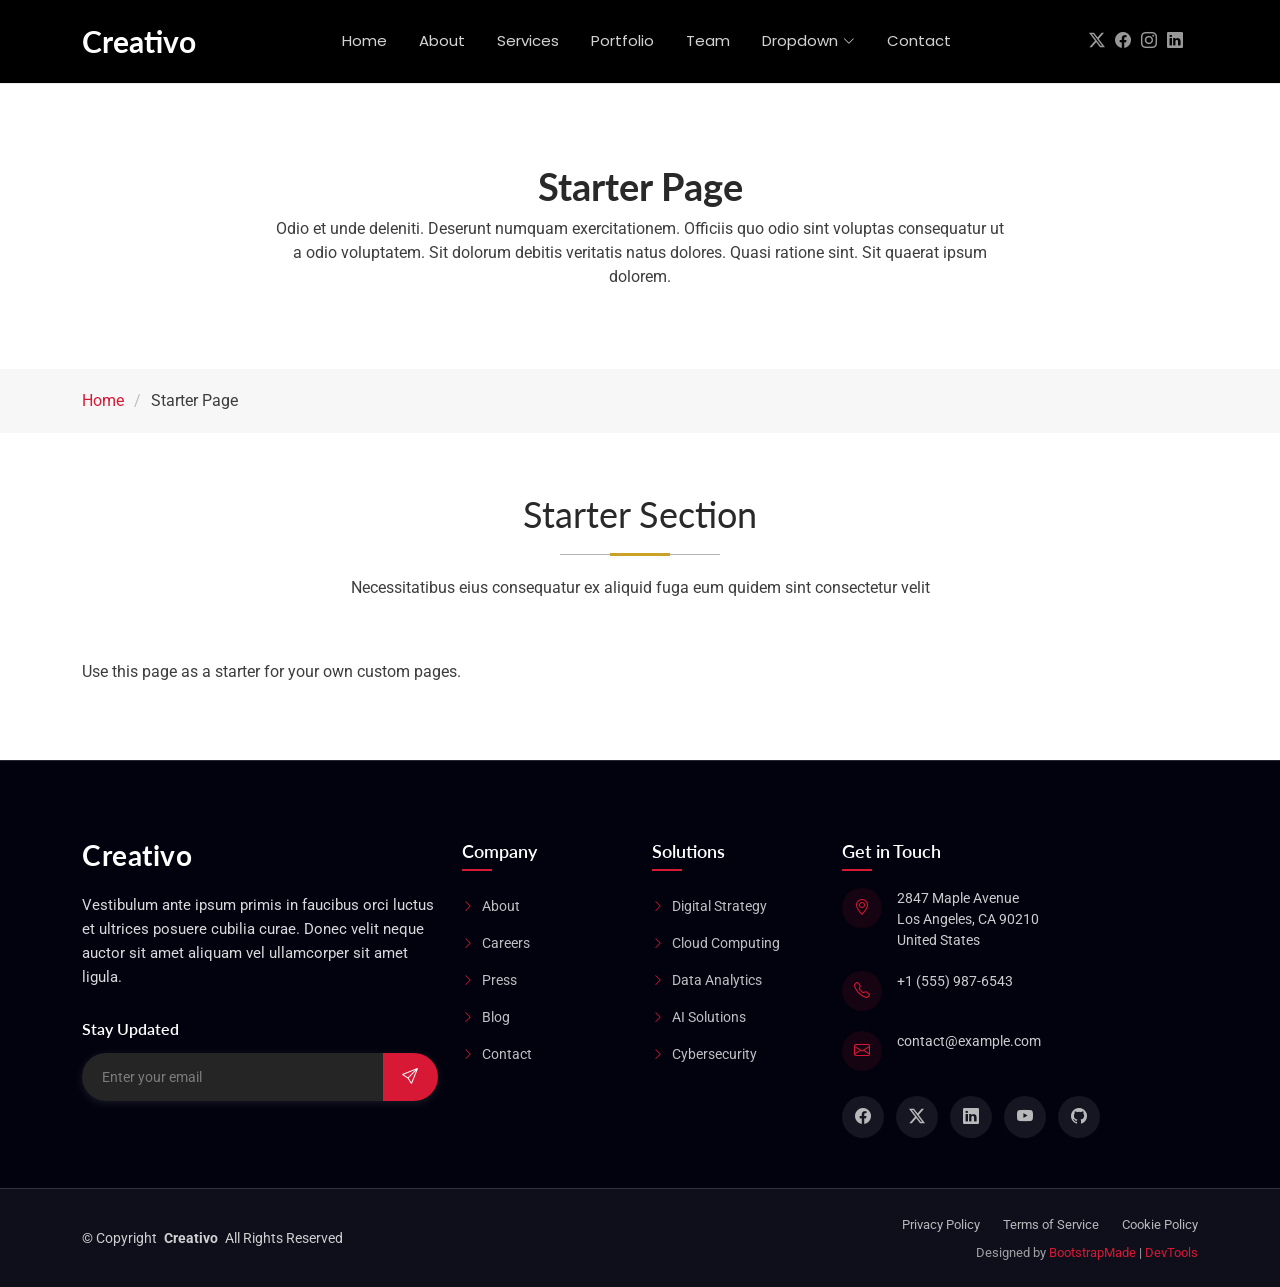
<file: Creativo/starter-page.html>
<!DOCTYPE html>
<html lang="en">

<head>
  <meta charset="utf-8">
  <meta content="width=device-width, initial-scale=1.0" name="viewport">
  <title>Starter Page - Creativo Bootstrap Template</title>
  <meta name="description" content="">
  <meta name="keywords" content="">

  <!-- Favicons -->
  <link href="assets/img/favicon.png" rel="icon">
  <link href="assets/img/apple-touch-icon.png" rel="apple-touch-icon">

  <!-- Fonts -->
  <link href="https://fonts.googleapis.com" rel="preconnect">
  <link href="https://fonts.gstatic.com" rel="preconnect" crossorigin>
  <link href="https://fonts.googleapis.com/css2?family=Roboto:ital,wght@0,100;0,300;0,400;0,500;0,700;0,900;1,100;1,300;1,400;1,500;1,700;1,900&family=Lato:ital,wght@0,100;0,300;0,400;0,700;0,900;1,100;1,300;1,400;1,700;1,900&family=Poppins:ital,wght@0,100;0,200;0,300;0,400;0,500;0,600;0,700;0,800;0,900;1,100;1,200;1,300;1,400;1,500;1,600;1,700;1,800;1,900&display=swap" rel="stylesheet">

  <!-- Vendor CSS Files -->
  <link href="assets/vendor/bootstrap/css/bootstrap.min.css" rel="stylesheet">
  <link href="assets/vendor/bootstrap-icons/bootstrap-icons.css" rel="stylesheet">
  <link href="assets/vendor/aos/aos.css" rel="stylesheet">
  <link href="assets/vendor/glightbox/css/glightbox.min.css" rel="stylesheet">
  <link href="assets/vendor/swiper/swiper-bundle.min.css" rel="stylesheet">

  <!-- Main CSS File -->
  <link href="assets/css/main.css" rel="stylesheet">

  <!-- =======================================================
  * Template Name: Creativo
  * Template URL: https://bootstrapmade.com/creativo-bootstrap-creative-agency-template/
  * Updated: Mar 23 2026 with Bootstrap v5.3.8
  * Author: BootstrapMade.com
  * License: https://bootstrapmade.com/license/
  ======================================================== -->
</head>

<body class="starter-page-page">

  <header id="header" class="header d-flex align-items-center sticky-top">
    <div class="container position-relative d-flex align-items-center justify-content-between">

      <a href="index.html" class="logo d-flex align-items-center me-auto me-xl-0">
        <!-- Uncomment the line below if you also wish to use an image logo -->
        <!-- <img src="assets/img/logo.webp" alt=""> -->
        <h1 class="sitename">Creativo</h1>
      </a>

      <nav id="navmenu" class="navmenu">
        <ul>
          <li><a href="#hero">Home</a></li>
          <li><a href="#about">About</a></li>
          <li><a href="#services">Services</a></li>
          <li><a href="#portfolio">Portfolio</a></li>
          <li><a href="#team">Team</a></li>
          <li class="dropdown"><a href="#"><span>Dropdown</span> <i class="bi bi-chevron-down toggle-dropdown"></i></a>
            <ul>
              <li><a href="#">Dropdown 1</a></li>
              <li class="dropdown"><a href="#"><span>Deep Dropdown</span> <i class="bi bi-chevron-down toggle-dropdown"></i></a>
                <ul>
                  <li><a href="#">Deep Dropdown 1</a></li>
                  <li><a href="#">Deep Dropdown 2</a></li>
                  <li><a href="#">Deep Dropdown 3</a></li>
                  <li><a href="#">Deep Dropdown 4</a></li>
                  <li><a href="#">Deep Dropdown 5</a></li>
                </ul>
              </li>
              <li><a href="#">Dropdown 2</a></li>
              <li><a href="#">Dropdown 3</a></li>
              <li><a href="#">Dropdown 4</a></li>
            </ul>
          </li>
          <li><a href="#contact">Contact</a></li>
        </ul>
        <i class="mobile-nav-toggle d-xl-none bi bi-list"></i>
      </nav>

      <div class="header-social-links">
        <a href="#" class="twitter"><i class="bi bi-twitter-x"></i></a>
        <a href="#" class="facebook"><i class="bi bi-facebook"></i></a>
        <a href="#" class="instagram"><i class="bi bi-instagram"></i></a>
        <a href="#" class="linkedin"><i class="bi bi-linkedin"></i></a>
      </div>

    </div>
  </header>

  <main class="main">

    <!-- Page Title -->
    <div class="page-title">
      <div class="heading">
        <div class="container">
          <div class="row d-flex justify-content-center text-center">
            <div class="col-lg-8">
              <h1 class="heading-title">Starter Page</h1>
              <p class="mb-0">
                Odio et unde deleniti. Deserunt numquam exercitationem. Officiis quo
                odio sint voluptas consequatur ut a odio voluptatem. Sit dolorum
                debitis veritatis natus dolores. Quasi ratione sint. Sit quaerat
                ipsum dolorem.
              </p>
            </div>
          </div>
        </div>
      </div>
      <nav class="breadcrumbs">
        <div class="container">
          <ol>
            <li><a href="index.html">Home</a></li>
            <li class="current">Starter Page</li>
          </ol>
        </div>
      </nav>
    </div><!-- End Page Title -->

    <!-- Starter Section Section -->
    <section id="starter-section" class="starter-section section">

      <!-- Section Title -->
      <div class="container section-title" data-aos="fade-up">
        <h2>Starter Section</h2>
        <p>Necessitatibus eius consequatur ex aliquid fuga eum quidem sint consectetur velit</p>
      </div><!-- End Section Title -->

      <div class="container" data-aos="fade-up">
        <p>Use this page as a starter for your own custom pages.</p>
      </div>

    </section><!-- /Starter Section Section -->

  </main>

  <footer id="footer" class="footer dark-background">

    <div class="container">
      <div class="row gy-5">

        <div class="col-lg-4">
          <div class="footer-content">
            <a href="index.html" class="logo d-flex align-items-center mb-4">
              <span class="sitename">Creativo</span>
            </a>
            <p class="mb-4">Vestibulum ante ipsum primis in faucibus orci luctus et ultrices posuere cubilia curae. Donec velit neque auctor sit amet aliquam vel ullamcorper sit amet ligula.</p>

            <div class="newsletter-form">
              <h5>Stay Updated</h5>
              <form action="forms/newsletter.php" method="post" class="php-email-form">
                <div class="input-group">
                  <input type="email" name="email" class="form-control" placeholder="Enter your email" required="">
                  <button type="submit" class="btn-subscribe">
                    <i class="bi bi-send"></i>
                  </button>
                </div>
                <div class="loading">Loading</div>
                <div class="error-message"></div>
                <div class="sent-message">Thank you for subscribing!</div>
              </form>
            </div>
          </div>
        </div>

        <div class="col-lg-2 col-6">
          <div class="footer-links">
            <h4>Company</h4>
            <ul>
              <li><a href="#"><i class="bi bi-chevron-right"></i> About</a></li>
              <li><a href="#"><i class="bi bi-chevron-right"></i> Careers</a></li>
              <li><a href="#"><i class="bi bi-chevron-right"></i> Press</a></li>
              <li><a href="#"><i class="bi bi-chevron-right"></i> Blog</a></li>
              <li><a href="#"><i class="bi bi-chevron-right"></i> Contact</a></li>
            </ul>
          </div>
        </div>

        <div class="col-lg-2 col-6">
          <div class="footer-links">
            <h4>Solutions</h4>
            <ul>
              <li><a href="#"><i class="bi bi-chevron-right"></i> Digital Strategy</a></li>
              <li><a href="#"><i class="bi bi-chevron-right"></i> Cloud Computing</a></li>
              <li><a href="#"><i class="bi bi-chevron-right"></i> Data Analytics</a></li>
              <li><a href="#"><i class="bi bi-chevron-right"></i> AI Solutions</a></li>
              <li><a href="#"><i class="bi bi-chevron-right"></i> Cybersecurity</a></li>
            </ul>
          </div>
        </div>

        <div class="col-lg-4">
          <div class="footer-contact">
            <h4>Get in Touch</h4>
            <div class="contact-item">
              <div class="contact-icon">
                <i class="bi bi-geo-alt"></i>
              </div>
              <div class="contact-info">
                <p>2847 Maple Avenue<br>Los Angeles, CA 90210<br>United States</p>
              </div>
            </div>

            <div class="contact-item">
              <div class="contact-icon">
                <i class="bi bi-telephone"></i>
              </div>
              <div class="contact-info">
                <p>+1 (555) 987-6543</p>
              </div>
            </div>

            <div class="contact-item">
              <div class="contact-icon">
                <i class="bi bi-envelope"></i>
              </div>
              <div class="contact-info">
                <p>contact@example.com</p>
              </div>
            </div>

            <div class="social-links">
              <a href="#"><i class="bi bi-facebook"></i></a>
              <a href="#"><i class="bi bi-twitter-x"></i></a>
              <a href="#"><i class="bi bi-linkedin"></i></a>
              <a href="#"><i class="bi bi-youtube"></i></a>
              <a href="#"><i class="bi bi-github"></i></a>
            </div>
          </div>
        </div>

      </div>
    </div>

    <div class="footer-bottom">
      <div class="container">
        <div class="row align-items-center">
          <div class="col-lg-6">
            <div class="copyright">
              <p>© <span>Copyright</span> <strong class="px-1 sitename">Creativo</strong> <span>All Rights Reserved</span></p>
            </div>
          </div>
          <div class="col-lg-6">
            <div class="footer-bottom-links">
              <a href="#">Privacy Policy</a>
              <a href="#">Terms of Service</a>
              <a href="#">Cookie Policy</a>
            </div>
            <div class="credits">
              <!-- All the links in the footer should remain intact. -->
              <!-- You can delete the links only if you've purchased the pro version. -->
              <!-- Licensing information: https://bootstrapmade.com/license/ -->
              <!-- Purchase the pro version with working PHP/AJAX contact form: [buy-url] -->
              Designed by <a href="https://bootstrapmade.com/">BootstrapMade</a> | <a href="https://bootstrapmade.com/tools/">DevTools</a>
            </div>
          </div>
        </div>
      </div>
    </div>

  </footer>

  <!-- Scroll Top -->
  <a href="#" id="scroll-top" class="scroll-top d-flex align-items-center justify-content-center"><i class="bi bi-arrow-up-short"></i></a>

  <!-- Preloader -->
  <div id="preloader"></div>

  <!-- Vendor JS Files -->
  <script src="assets/vendor/bootstrap/js/bootstrap.bundle.min.js"></script>
  <script src="assets/vendor/php-email-form/validate.js"></script>
  <script src="assets/vendor/aos/aos.js"></script>
  <script src="assets/vendor/purecounter/purecounter_vanilla.js"></script>
  <script src="assets/vendor/imagesloaded/imagesloaded.pkgd.min.js"></script>
  <script src="assets/vendor/isotope-layout/isotope.pkgd.min.js"></script>
  <script src="assets/vendor/glightbox/js/glightbox.min.js"></script>
  <script src="assets/vendor/swiper/swiper-bundle.min.js"></script>

  <!-- Main JS File -->
  <script src="assets/js/main.js"></script>

</body>

</html>
</file>
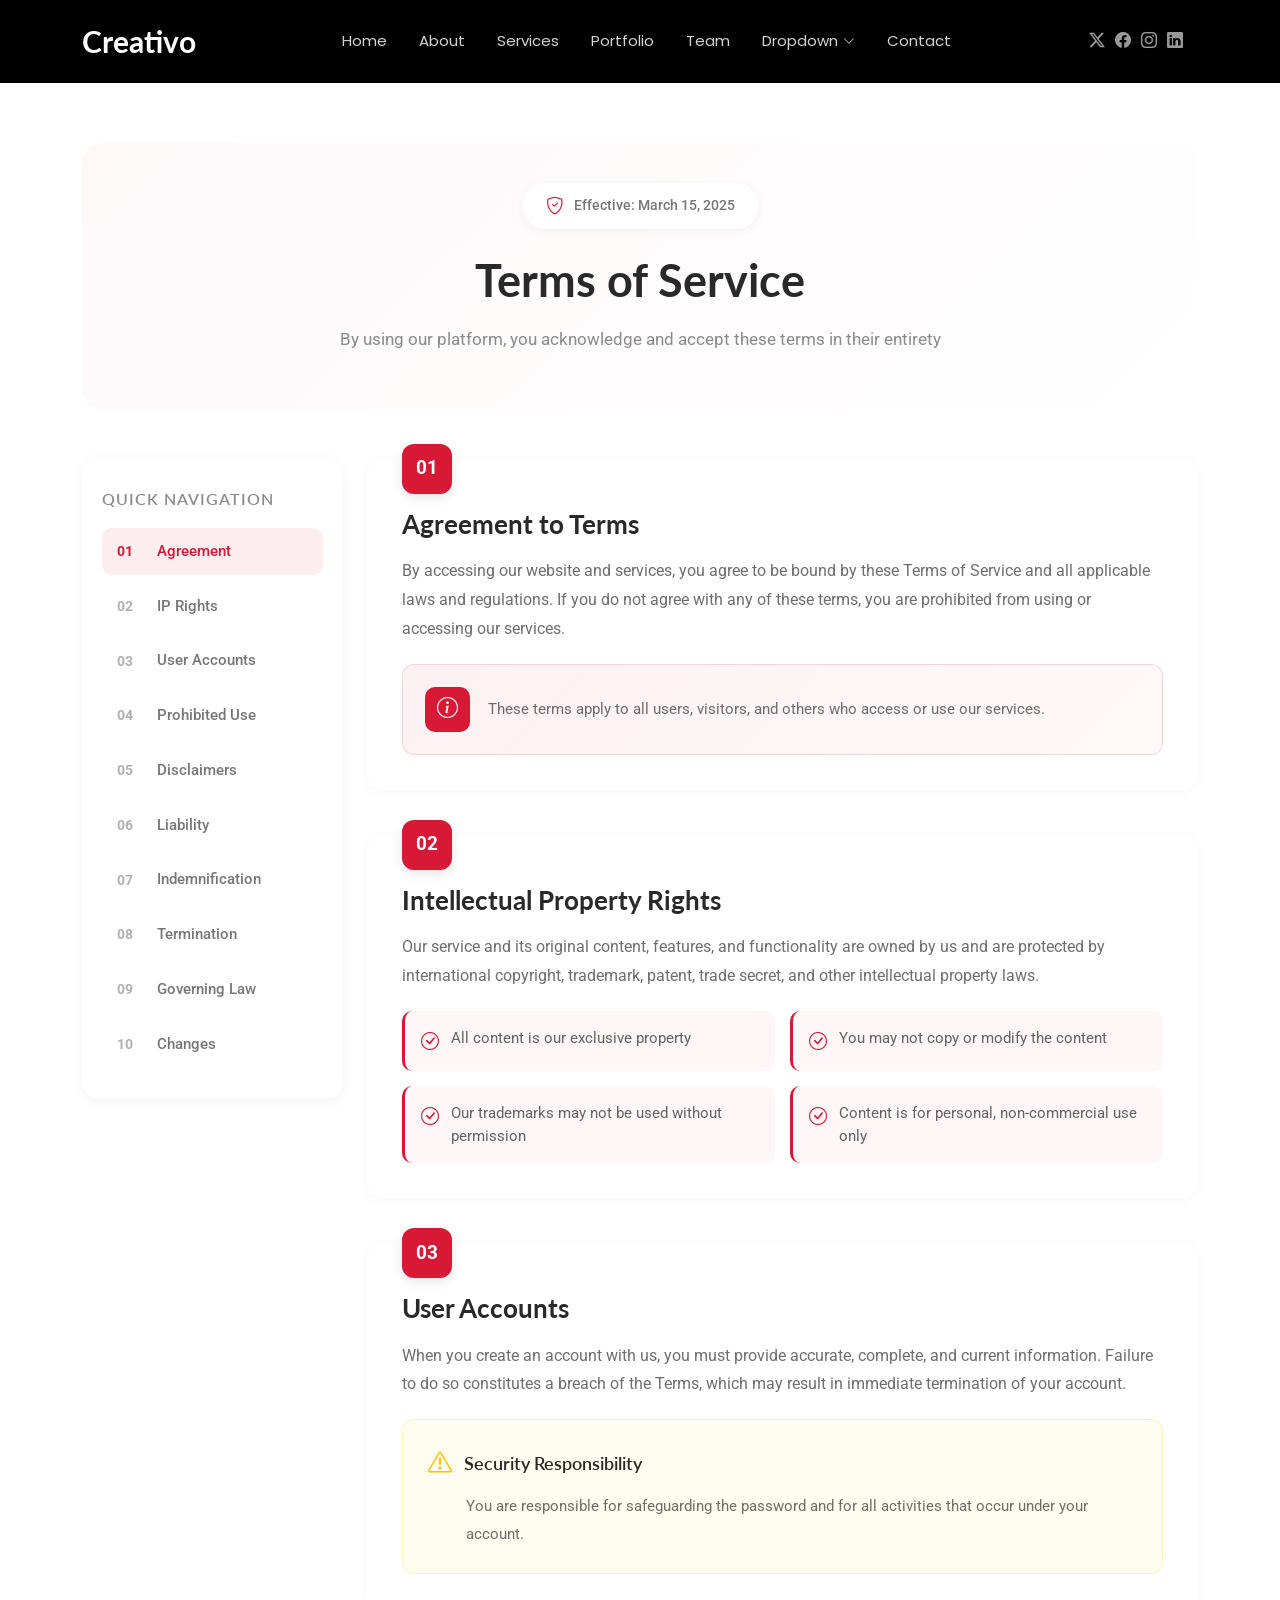
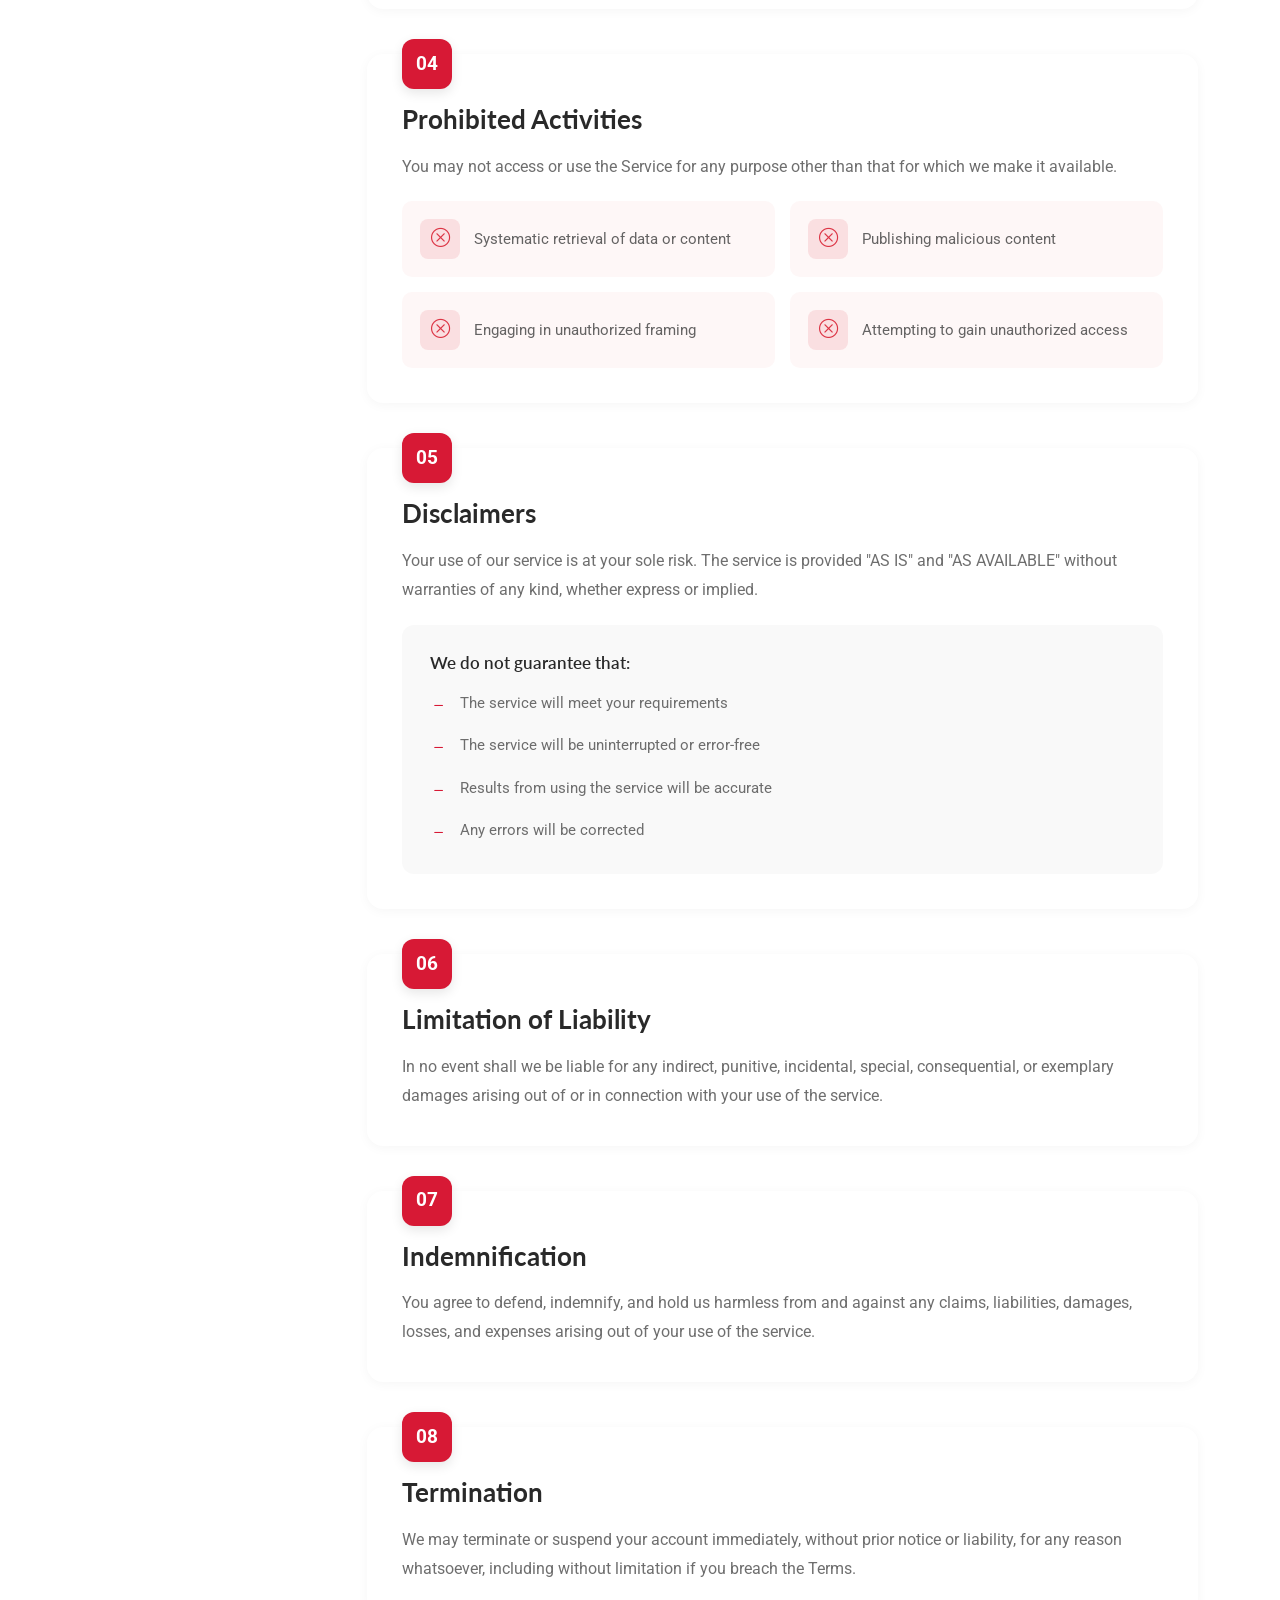
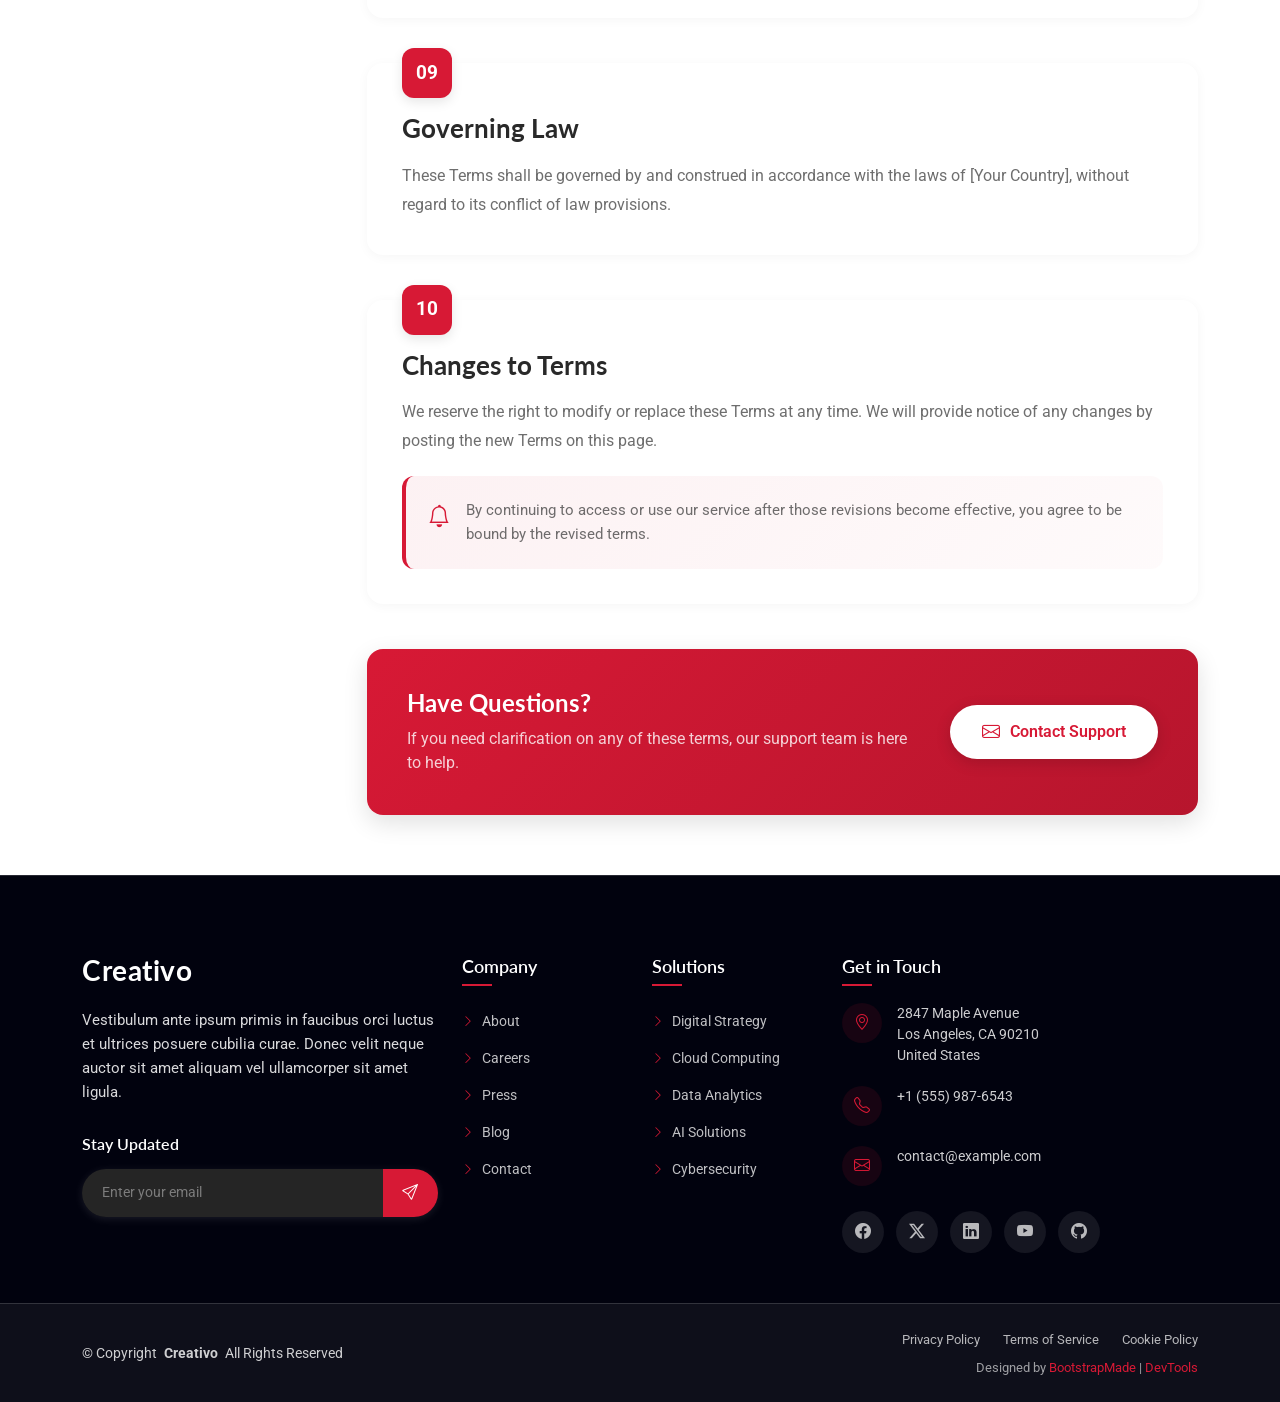
<file: Creativo/terms.html>
<!DOCTYPE html>
<html lang="en">

<head>
  <meta charset="utf-8">
  <meta content="width=device-width, initial-scale=1.0" name="viewport">
  <title>Terms - Creativo Bootstrap Template</title>
  <meta name="description" content="">
  <meta name="keywords" content="">

  <!-- Favicons -->
  <link href="assets/img/favicon.png" rel="icon">
  <link href="assets/img/apple-touch-icon.png" rel="apple-touch-icon">

  <!-- Fonts -->
  <link href="https://fonts.googleapis.com" rel="preconnect">
  <link href="https://fonts.gstatic.com" rel="preconnect" crossorigin>
  <link href="https://fonts.googleapis.com/css2?family=Roboto:ital,wght@0,100;0,300;0,400;0,500;0,700;0,900;1,100;1,300;1,400;1,500;1,700;1,900&family=Lato:ital,wght@0,100;0,300;0,400;0,700;0,900;1,100;1,300;1,400;1,700;1,900&family=Poppins:ital,wght@0,100;0,200;0,300;0,400;0,500;0,600;0,700;0,800;0,900;1,100;1,200;1,300;1,400;1,500;1,600;1,700;1,800;1,900&display=swap" rel="stylesheet">

  <!-- Vendor CSS Files -->
  <link href="assets/vendor/bootstrap/css/bootstrap.min.css" rel="stylesheet">
  <link href="assets/vendor/bootstrap-icons/bootstrap-icons.css" rel="stylesheet">
  <link href="assets/vendor/aos/aos.css" rel="stylesheet">
  <link href="assets/vendor/glightbox/css/glightbox.min.css" rel="stylesheet">
  <link href="assets/vendor/swiper/swiper-bundle.min.css" rel="stylesheet">

  <!-- Main CSS File -->
  <link href="assets/css/main.css" rel="stylesheet">

  <!-- =======================================================
  * Template Name: Creativo
  * Template URL: https://bootstrapmade.com/creativo-bootstrap-creative-agency-template/
  * Updated: Mar 23 2026 with Bootstrap v5.3.8
  * Author: BootstrapMade.com
  * License: https://bootstrapmade.com/license/
  ======================================================== -->
</head>

<body class="terms-page">

  <header id="header" class="header d-flex align-items-center sticky-top">
    <div class="container position-relative d-flex align-items-center justify-content-between">

      <a href="index.html" class="logo d-flex align-items-center me-auto me-xl-0">
        <!-- Uncomment the line below if you also wish to use an image logo -->
        <!-- <img src="assets/img/logo.webp" alt=""> -->
        <h1 class="sitename">Creativo</h1>
      </a>

      <nav id="navmenu" class="navmenu">
        <ul>
          <li><a href="#hero">Home</a></li>
          <li><a href="#about">About</a></li>
          <li><a href="#services">Services</a></li>
          <li><a href="#portfolio">Portfolio</a></li>
          <li><a href="#team">Team</a></li>
          <li class="dropdown"><a href="#"><span>Dropdown</span> <i class="bi bi-chevron-down toggle-dropdown"></i></a>
            <ul>
              <li><a href="#">Dropdown 1</a></li>
              <li class="dropdown"><a href="#"><span>Deep Dropdown</span> <i class="bi bi-chevron-down toggle-dropdown"></i></a>
                <ul>
                  <li><a href="#">Deep Dropdown 1</a></li>
                  <li><a href="#">Deep Dropdown 2</a></li>
                  <li><a href="#">Deep Dropdown 3</a></li>
                  <li><a href="#">Deep Dropdown 4</a></li>
                  <li><a href="#">Deep Dropdown 5</a></li>
                </ul>
              </li>
              <li><a href="#">Dropdown 2</a></li>
              <li><a href="#">Dropdown 3</a></li>
              <li><a href="#">Dropdown 4</a></li>
            </ul>
          </li>
          <li><a href="#contact">Contact</a></li>
        </ul>
        <i class="mobile-nav-toggle d-xl-none bi bi-list"></i>
      </nav>

      <div class="header-social-links">
        <a href="#" class="twitter"><i class="bi bi-twitter-x"></i></a>
        <a href="#" class="facebook"><i class="bi bi-facebook"></i></a>
        <a href="#" class="instagram"><i class="bi bi-instagram"></i></a>
        <a href="#" class="linkedin"><i class="bi bi-linkedin"></i></a>
      </div>

    </div>
  </header>

  <main class="main">

    <!-- Terms Of Service Section -->
    <section id="terms-of-service" class="terms-of-service section">

      <div class="container" data-aos="fade-up">
        <!-- Page Header -->
        <div class="tos-header" data-aos="fade-up">
          <div class="header-content">
            <div class="badge-wrapper">
              <i class="bi bi-shield-check"></i>
              <span class="last-updated">Effective: March 15, 2025</span>
            </div>
            <h2>Terms of Service</h2>
            <p>By using our platform, you acknowledge and accept these terms in their entirety</p>
          </div>
        </div>

        <div class="row">
          <!-- Sidebar Navigation -->
          <div class="col-lg-3" data-aos="fade-right" data-aos-delay="100">
            <div class="tos-sidebar">
              <h5>Quick Navigation</h5>
              <nav class="terms-nav">
                <a href="#agreement" class="nav-item active">
                  <span class="number">01</span>
                  <span class="text">Agreement</span>
                </a>
                <a href="#intellectual-property" class="nav-item">
                  <span class="number">02</span>
                  <span class="text">IP Rights</span>
                </a>
                <a href="#user-accounts" class="nav-item">
                  <span class="number">03</span>
                  <span class="text">User Accounts</span>
                </a>
                <a href="#prohibited" class="nav-item">
                  <span class="number">04</span>
                  <span class="text">Prohibited Use</span>
                </a>
                <a href="#disclaimer" class="nav-item">
                  <span class="number">05</span>
                  <span class="text">Disclaimers</span>
                </a>
                <a href="#limitation" class="nav-item">
                  <span class="number">06</span>
                  <span class="text">Liability</span>
                </a>
                <a href="#indemnification" class="nav-item">
                  <span class="number">07</span>
                  <span class="text">Indemnification</span>
                </a>
                <a href="#termination" class="nav-item">
                  <span class="number">08</span>
                  <span class="text">Termination</span>
                </a>
                <a href="#governing-law" class="nav-item">
                  <span class="number">09</span>
                  <span class="text">Governing Law</span>
                </a>
                <a href="#changes" class="nav-item">
                  <span class="number">10</span>
                  <span class="text">Changes</span>
                </a>
              </nav>
            </div>
          </div>

          <!-- Main Content -->
          <div class="col-lg-9" data-aos="fade-left" data-aos-delay="100">
            <div class="tos-content">
              <!-- Agreement Section -->
              <div id="agreement" class="content-section">
                <div class="section-number">01</div>
                <h3>Agreement to Terms</h3>
                <p>By accessing our website and services, you agree to be bound by these Terms of Service and all applicable laws and regulations. If you do not agree with any of these terms, you are prohibited from using or accessing our services.</p>
                <div class="highlight-card">
                  <div class="card-icon">
                    <i class="bi bi-info-circle"></i>
                  </div>
                  <div class="card-text">
                    <p>These terms apply to all users, visitors, and others who access or use our services.</p>
                  </div>
                </div>
              </div>

              <!-- Intellectual Property -->
              <div id="intellectual-property" class="content-section">
                <div class="section-number">02</div>
                <h3>Intellectual Property Rights</h3>
                <p>Our service and its original content, features, and functionality are owned by us and are protected by international copyright, trademark, patent, trade secret, and other intellectual property laws.</p>
                <div class="list-grid">
                  <div class="list-card">
                    <i class="bi bi-check-circle"></i>
                    <span>All content is our exclusive property</span>
                  </div>
                  <div class="list-card">
                    <i class="bi bi-check-circle"></i>
                    <span>You may not copy or modify the content</span>
                  </div>
                  <div class="list-card">
                    <i class="bi bi-check-circle"></i>
                    <span>Our trademarks may not be used without permission</span>
                  </div>
                  <div class="list-card">
                    <i class="bi bi-check-circle"></i>
                    <span>Content is for personal, non-commercial use only</span>
                  </div>
                </div>
              </div>

              <!-- User Accounts -->
              <div id="user-accounts" class="content-section">
                <div class="section-number">03</div>
                <h3>User Accounts</h3>
                <p>When you create an account with us, you must provide accurate, complete, and current information. Failure to do so constitutes a breach of the Terms, which may result in immediate termination of your account.</p>
                <div class="warning-card">
                  <div class="warning-header">
                    <i class="bi bi-exclamation-triangle"></i>
                    <h5>Security Responsibility</h5>
                  </div>
                  <p>You are responsible for safeguarding the password and for all activities that occur under your account.</p>
                </div>
              </div>

              <!-- Prohibited Activities -->
              <div id="prohibited" class="content-section">
                <div class="section-number">04</div>
                <h3>Prohibited Activities</h3>
                <p>You may not access or use the Service for any purpose other than that for which we make it available.</p>
                <div class="prohibited-grid">
                  <div class="prohibited-card">
                    <div class="prohibited-icon">
                      <i class="bi bi-x-circle"></i>
                    </div>
                    <p>Systematic retrieval of data or content</p>
                  </div>
                  <div class="prohibited-card">
                    <div class="prohibited-icon">
                      <i class="bi bi-x-circle"></i>
                    </div>
                    <p>Publishing malicious content</p>
                  </div>
                  <div class="prohibited-card">
                    <div class="prohibited-icon">
                      <i class="bi bi-x-circle"></i>
                    </div>
                    <p>Engaging in unauthorized framing</p>
                  </div>
                  <div class="prohibited-card">
                    <div class="prohibited-icon">
                      <i class="bi bi-x-circle"></i>
                    </div>
                    <p>Attempting to gain unauthorized access</p>
                  </div>
                </div>
              </div>

              <!-- Disclaimers -->
              <div id="disclaimer" class="content-section">
                <div class="section-number">05</div>
                <h3>Disclaimers</h3>
                <p>Your use of our service is at your sole risk. The service is provided "AS IS" and "AS AVAILABLE" without warranties of any kind, whether express or implied.</p>
                <div class="disclaimer-card">
                  <h6>We do not guarantee that:</h6>
                  <ul class="disclaimer-list">
                    <li>
                      <i class="bi bi-dash"></i>
                      <span>The service will meet your requirements</span>
                    </li>
                    <li>
                      <i class="bi bi-dash"></i>
                      <span>The service will be uninterrupted or error-free</span>
                    </li>
                    <li>
                      <i class="bi bi-dash"></i>
                      <span>Results from using the service will be accurate</span>
                    </li>
                    <li>
                      <i class="bi bi-dash"></i>
                      <span>Any errors will be corrected</span>
                    </li>
                  </ul>
                </div>
              </div>

              <!-- Limitation of Liability -->
              <div id="limitation" class="content-section">
                <div class="section-number">06</div>
                <h3>Limitation of Liability</h3>
                <p>In no event shall we be liable for any indirect, punitive, incidental, special, consequential, or exemplary damages arising out of or in connection with your use of the service.</p>
              </div>

              <!-- Indemnification -->
              <div id="indemnification" class="content-section">
                <div class="section-number">07</div>
                <h3>Indemnification</h3>
                <p>You agree to defend, indemnify, and hold us harmless from and against any claims, liabilities, damages, losses, and expenses arising out of your use of the service.</p>
              </div>

              <!-- Termination -->
              <div id="termination" class="content-section">
                <div class="section-number">08</div>
                <h3>Termination</h3>
                <p>We may terminate or suspend your account immediately, without prior notice or liability, for any reason whatsoever, including without limitation if you breach the Terms.</p>
              </div>

              <!-- Governing Law -->
              <div id="governing-law" class="content-section">
                <div class="section-number">09</div>
                <h3>Governing Law</h3>
                <p>These Terms shall be governed by and construed in accordance with the laws of [Your Country], without regard to its conflict of law provisions.</p>
              </div>

              <!-- Changes -->
              <div id="changes" class="content-section">
                <div class="section-number">10</div>
                <h3>Changes to Terms</h3>
                <p>We reserve the right to modify or replace these Terms at any time. We will provide notice of any changes by posting the new Terms on this page.</p>
                <div class="notice-card">
                  <i class="bi bi-bell"></i>
                  <p>By continuing to access or use our service after those revisions become effective, you agree to be bound by the revised terms.</p>
                </div>
              </div>

              <!-- Contact Section -->
              <div class="tos-contact" data-aos="fade-up" data-aos-delay="200">
                <div class="contact-wrapper">
                  <div class="contact-info">
                    <h4>Have Questions?</h4>
                    <p>If you need clarification on any of these terms, our support team is here to help.</p>
                  </div>
                  <a href="#" class="contact-btn">
                    <i class="bi bi-envelope"></i>
                    <span>Contact Support</span>
                  </a>
                </div>
              </div>

            </div>
          </div>

        </div>
      </div>

    </section><!-- /Terms Of Service Section -->

  </main>

  <footer id="footer" class="footer dark-background">

    <div class="container">
      <div class="row gy-5">

        <div class="col-lg-4">
          <div class="footer-content">
            <a href="index.html" class="logo d-flex align-items-center mb-4">
              <span class="sitename">Creativo</span>
            </a>
            <p class="mb-4">Vestibulum ante ipsum primis in faucibus orci luctus et ultrices posuere cubilia curae. Donec velit neque auctor sit amet aliquam vel ullamcorper sit amet ligula.</p>

            <div class="newsletter-form">
              <h5>Stay Updated</h5>
              <form action="forms/newsletter.php" method="post" class="php-email-form">
                <div class="input-group">
                  <input type="email" name="email" class="form-control" placeholder="Enter your email" required="">
                  <button type="submit" class="btn-subscribe">
                    <i class="bi bi-send"></i>
                  </button>
                </div>
                <div class="loading">Loading</div>
                <div class="error-message"></div>
                <div class="sent-message">Thank you for subscribing!</div>
              </form>
            </div>
          </div>
        </div>

        <div class="col-lg-2 col-6">
          <div class="footer-links">
            <h4>Company</h4>
            <ul>
              <li><a href="#"><i class="bi bi-chevron-right"></i> About</a></li>
              <li><a href="#"><i class="bi bi-chevron-right"></i> Careers</a></li>
              <li><a href="#"><i class="bi bi-chevron-right"></i> Press</a></li>
              <li><a href="#"><i class="bi bi-chevron-right"></i> Blog</a></li>
              <li><a href="#"><i class="bi bi-chevron-right"></i> Contact</a></li>
            </ul>
          </div>
        </div>

        <div class="col-lg-2 col-6">
          <div class="footer-links">
            <h4>Solutions</h4>
            <ul>
              <li><a href="#"><i class="bi bi-chevron-right"></i> Digital Strategy</a></li>
              <li><a href="#"><i class="bi bi-chevron-right"></i> Cloud Computing</a></li>
              <li><a href="#"><i class="bi bi-chevron-right"></i> Data Analytics</a></li>
              <li><a href="#"><i class="bi bi-chevron-right"></i> AI Solutions</a></li>
              <li><a href="#"><i class="bi bi-chevron-right"></i> Cybersecurity</a></li>
            </ul>
          </div>
        </div>

        <div class="col-lg-4">
          <div class="footer-contact">
            <h4>Get in Touch</h4>
            <div class="contact-item">
              <div class="contact-icon">
                <i class="bi bi-geo-alt"></i>
              </div>
              <div class="contact-info">
                <p>2847 Maple Avenue<br>Los Angeles, CA 90210<br>United States</p>
              </div>
            </div>

            <div class="contact-item">
              <div class="contact-icon">
                <i class="bi bi-telephone"></i>
              </div>
              <div class="contact-info">
                <p>+1 (555) 987-6543</p>
              </div>
            </div>

            <div class="contact-item">
              <div class="contact-icon">
                <i class="bi bi-envelope"></i>
              </div>
              <div class="contact-info">
                <p>contact@example.com</p>
              </div>
            </div>

            <div class="social-links">
              <a href="#"><i class="bi bi-facebook"></i></a>
              <a href="#"><i class="bi bi-twitter-x"></i></a>
              <a href="#"><i class="bi bi-linkedin"></i></a>
              <a href="#"><i class="bi bi-youtube"></i></a>
              <a href="#"><i class="bi bi-github"></i></a>
            </div>
          </div>
        </div>

      </div>
    </div>

    <div class="footer-bottom">
      <div class="container">
        <div class="row align-items-center">
          <div class="col-lg-6">
            <div class="copyright">
              <p>© <span>Copyright</span> <strong class="px-1 sitename">Creativo</strong> <span>All Rights Reserved</span></p>
            </div>
          </div>
          <div class="col-lg-6">
            <div class="footer-bottom-links">
              <a href="#">Privacy Policy</a>
              <a href="#">Terms of Service</a>
              <a href="#">Cookie Policy</a>
            </div>
            <div class="credits">
              <!-- All the links in the footer should remain intact. -->
              <!-- You can delete the links only if you've purchased the pro version. -->
              <!-- Licensing information: https://bootstrapmade.com/license/ -->
              <!-- Purchase the pro version with working PHP/AJAX contact form: [buy-url] -->
              Designed by <a href="https://bootstrapmade.com/">BootstrapMade</a> | <a href="https://bootstrapmade.com/tools/">DevTools</a>
            </div>
          </div>
        </div>
      </div>
    </div>

  </footer>

  <!-- Scroll Top -->
  <a href="#" id="scroll-top" class="scroll-top d-flex align-items-center justify-content-center"><i class="bi bi-arrow-up-short"></i></a>

  <!-- Preloader -->
  <div id="preloader"></div>

  <!-- Vendor JS Files -->
  <script src="assets/vendor/bootstrap/js/bootstrap.bundle.min.js"></script>
  <script src="assets/vendor/php-email-form/validate.js"></script>
  <script src="assets/vendor/aos/aos.js"></script>
  <script src="assets/vendor/purecounter/purecounter_vanilla.js"></script>
  <script src="assets/vendor/imagesloaded/imagesloaded.pkgd.min.js"></script>
  <script src="assets/vendor/isotope-layout/isotope.pkgd.min.js"></script>
  <script src="assets/vendor/glightbox/js/glightbox.min.js"></script>
  <script src="assets/vendor/swiper/swiper-bundle.min.js"></script>

  <!-- Main JS File -->
  <script src="assets/js/main.js"></script>

</body>

</html>
</file>
<file: assets/css/main.css>
/**
* Template Name: Creativo
* Template URL: https://bootstrapmade.com/creativo-bootstrap-creative-agency-template/
* Updated: Mar 23 2026 with Bootstrap v5.3.8
* Author: BootstrapMade.com
* License: https://bootstrapmade.com/license/
*/

/*--------------------------------------------------------------
# Font & Color Variables
# Help: https://bootstrapmade.com/color-system/
--------------------------------------------------------------*/
/* Fonts */
:root {
  --default-font: "Roboto",  system-ui, -apple-system, "Segoe UI", Roboto, "Helvetica Neue", Arial, "Noto Sans", "Liberation Sans", sans-serif, "Apple Color Emoji", "Segoe UI Emoji", "Segoe UI Symbol", "Noto Color Emoji";
  --heading-font: "Lato",  sans-serif;
  --nav-font: "Poppins",  sans-serif;
}

/* Global Colors - The following color variables are used throughout the website. Updating them here will change the color scheme of the entire website */
:root { 
  --background-color: #ffffff; /* Background color for the entire website, including individual sections */
  --default-color: #3d3d3d; /* Default color used for the majority of the text content across the entire website */
  --heading-color: #292929; /* Color for headings, subheadings and title throughout the website */
  --accent-color: #379c0c; /* Accent color that represents your brand on the website. It's used for buttons, links, and other elements that need to stand out */
  --surface-color: #ffffff; /* The surface color is used as a background of boxed elements within sections, such as cards, icon boxes, or other elements that require a visual separation from the global background. */
  --contrast-color: #ffffff; /* Contrast color for text, ensuring readability against backgrounds of accent, heading, or default colors. */
}

/* Nav Menu Colors - The following color variables are used specifically for the navigation menu. They are separate from the global colors to allow for more customization options */
:root {
  --nav-color: #d3d3d3;  /* The default color of the main navmenu links */
  --nav-hover-color: #ffffff; /* Applied to main navmenu links when they are hovered over or active */
  --nav-mobile-background-color: #ffffff; /* Used as the background color for mobile navigation menu */
  --nav-dropdown-background-color: #ffffff; /* Used as the background color for dropdown items that appear when hovering over primary navigation items */
  --nav-dropdown-color: #3d3d3d; /* Used for navigation links of the dropdown items in the navigation menu. */
  --nav-dropdown-hover-color: #379c0c; /* Similar to --nav-hover-color, this color is applied to dropdown navigation links when they are hovered over. */
}

/* Color Presets - These classes override global colors when applied to any section or element, providing reuse of the sam color scheme. */

.light-background {
  --background-color: #f8f8f8;
  --surface-color: #ffffff;
}

.dark-background {
  --background-color: #01020e;
  --default-color: #ffffff;
  --heading-color: #ffffff;
  --surface-color: #252525;
  --contrast-color: #ffffff;
}

/* Smooth scroll */
:root {
  scroll-behavior: smooth;
}

/*--------------------------------------------------------------
# General Styling & Shared Classes
--------------------------------------------------------------*/
body {
  color: var(--default-color);
  background-color: var(--background-color);
  font-family: var(--default-font);
}

a {
  color: var(--accent-color);
  text-decoration: none;
  transition: 0.3s;
}

a:hover {
  color: color-mix(in srgb, var(--accent-color), transparent 25%);
  text-decoration: none;
}

h1,
h2,
h3,
h4,
h5,
h6 {
  color: var(--heading-color);
  font-family: var(--heading-font);
}

/* PHP Email Form Messages
------------------------------*/
.php-email-form .error-message {
  display: none;
  background: #df1529;
  color: #ffffff;
  text-align: left;
  padding: 15px;
  margin-bottom: 24px;
  font-weight: 600;
}

.php-email-form .sent-message {
  display: none;
  color: #ffffff;
  background: #059652;
  text-align: center;
  padding: 15px;
  margin-bottom: 24px;
  font-weight: 600;
}

.php-email-form .loading {
  display: none;
  background: var(--surface-color);
  text-align: center;
  padding: 15px;
  margin-bottom: 24px;
}

.php-email-form .loading:before {
  content: "";
  display: inline-block;
  border-radius: 50%;
  width: 24px;
  height: 24px;
  margin: 0 10px -6px 0;
  border: 3px solid var(--accent-color);
  border-top-color: var(--surface-color);
  animation: php-email-form-loading 1s linear infinite;
}

@keyframes php-email-form-loading {
  0% {
    transform: rotate(0deg);
  }

  100% {
    transform: rotate(360deg);
  }
}

/*--------------------------------------------------------------
# Global Header
--------------------------------------------------------------*/
.header {
  --background-color: #000000;
  --default-color: #ffffff;
  --heading-color: #ffffff;
  --surface-color: #1b1933;
  color: var(--default-color);
  background-color: var(--background-color);
  padding: 15px 0;
  transition: all 0.5s;
  z-index: 997;
}

.header .logo {
  line-height: 1;
}

.header .logo img {
  max-height: 36px;
  margin-right: 8px;
}

.header .logo h1 {
  font-size: 30px;
  margin: 0;
  font-weight: 700;
  color: var(--heading-color);
}

.header .header-social-links {
  padding-right: 15px;
}

.header .header-social-links a {
  color: color-mix(in srgb, var(--default-color), transparent 40%);
  padding-left: 6px;
  display: inline-block;
  transition: 0.3s;
  font-size: 16px;
}

.header .header-social-links a:hover {
  color: var(--accent-color);
}

.header .header-social-links a i {
  line-height: 0px;
}

@media (max-width: 1200px) {
  .header .logo {
    order: 1;
  }

  .header .header-social-links {
    order: 2;
  }

  .header .navmenu {
    order: 3;
  }
}

.scrolled .header {
  box-shadow: 0px 0 18px rgba(0, 0, 0, 0.1);
}

/*--------------------------------------------------------------
# Navigation Menu
--------------------------------------------------------------*/
/* Desktop Navigation */
@media (min-width: 1200px) {
  .navmenu {
    padding: 0;
  }

  .navmenu ul {
    margin: 0;
    padding: 0;
    display: flex;
    list-style: none;
    align-items: center;
  }

  .navmenu li {
    position: relative;
  }

  .navmenu>ul>li {
    white-space: nowrap;
    padding: 15px 14px;
  }

  .navmenu>ul>li:last-child {
    padding-right: 0;
  }

  .navmenu a,
  .navmenu a:focus {
    color: var(--nav-color);
    font-size: 15px;
    padding: 0 2px;
    font-family: var(--nav-font);
    font-weight: 400;
    display: flex;
    align-items: center;
    justify-content: space-between;
    white-space: nowrap;
    transition: 0.3s;
    position: relative;
  }

  .navmenu a i,
  .navmenu a:focus i {
    font-size: 12px;
    line-height: 0;
    margin-left: 5px;
    transition: 0.3s;
  }

  .navmenu>ul>li>a:before {
    content: "";
    position: absolute;
    width: 100%;
    height: 2px;
    bottom: -6px;
    left: 0;
    background-color: var(--accent-color);
    visibility: hidden;
    width: 0px;
    transition: all 0.3s ease-in-out 0s;
  }

  .navmenu a:hover:before,
  .navmenu li:hover>a:before,
  .navmenu .active:before {
    visibility: visible;
    width: 100%;
  }

  .navmenu li:hover>a,
  .navmenu .active,
  .navmenu .active:focus {
    color: var(--nav-hover-color);
  }

  .navmenu .dropdown ul {
    margin: 0;
    padding: 10px 0;
    background: var(--nav-dropdown-background-color);
    display: block;
    position: absolute;
    visibility: hidden;
    left: 14px;
    top: 130%;
    opacity: 0;
    transition: 0.3s;
    border-radius: 4px;
    z-index: 99;
    box-shadow: 0px 0px 30px rgba(0, 0, 0, 0.1);
  }

  .navmenu .dropdown ul li {
    min-width: 200px;
  }

  .navmenu .dropdown ul a {
    padding: 10px 20px;
    font-size: 15px;
    text-transform: none;
    color: var(--nav-dropdown-color);
  }

  .navmenu .dropdown ul a i {
    font-size: 12px;
  }

  .navmenu .dropdown ul a:hover,
  .navmenu .dropdown ul .active:hover,
  .navmenu .dropdown ul li:hover>a {
    color: var(--nav-dropdown-hover-color);
  }

  .navmenu .dropdown:hover>ul {
    opacity: 1;
    top: 100%;
    visibility: visible;
  }

  .navmenu .dropdown .dropdown ul {
    top: 0;
    left: -90%;
    visibility: hidden;
  }

  .navmenu .dropdown .dropdown:hover>ul {
    opacity: 1;
    top: 0;
    left: -100%;
    visibility: visible;
  }
}

/* Mobile Navigation */
@media (max-width: 1199px) {
  .mobile-nav-toggle {
    color: var(--nav-color);
    font-size: 28px;
    line-height: 0;
    margin-right: 10px;
    cursor: pointer;
    transition: color 0.3s;
  }

  .navmenu {
    padding: 0;
    z-index: 9997;
  }

  .navmenu ul {
    display: none;
    list-style: none;
    position: absolute;
    inset: 60px 20px 20px 20px;
    padding: 10px 0;
    margin: 0;
    border-radius: 6px;
    background-color: var(--nav-mobile-background-color);
    border: 1px solid color-mix(in srgb, var(--default-color), transparent 90%);
    box-shadow: none;
    overflow-y: auto;
    transition: 0.3s;
    z-index: 9998;
  }

  .navmenu a,
  .navmenu a:focus {
    color: var(--nav-dropdown-color);
    padding: 10px 20px;
    font-family: var(--nav-font);
    font-size: 17px;
    font-weight: 500;
    display: flex;
    align-items: center;
    justify-content: space-between;
    white-space: nowrap;
    transition: 0.3s;
  }

  .navmenu a i,
  .navmenu a:focus i {
    font-size: 12px;
    line-height: 0;
    margin-left: 5px;
    width: 30px;
    height: 30px;
    display: flex;
    align-items: center;
    justify-content: center;
    border-radius: 50%;
    transition: 0.3s;
    background-color: color-mix(in srgb, var(--accent-color), transparent 90%);
  }

  .navmenu a i:hover,
  .navmenu a:focus i:hover {
    background-color: var(--accent-color);
    color: var(--contrast-color);
  }

  .navmenu a:hover,
  .navmenu .active,
  .navmenu .active:focus {
    color: var(--nav-dropdown-hover-color);
  }

  .navmenu .active i,
  .navmenu .active:focus i {
    background-color: var(--accent-color);
    color: var(--contrast-color);
    transform: rotate(180deg);
  }

  .navmenu .dropdown ul {
    position: static;
    display: none;
    z-index: 99;
    padding: 10px 0;
    margin: 10px 20px;
    background-color: var(--nav-dropdown-background-color);
    transition: all 0.5s ease-in-out;
  }

  .navmenu .dropdown ul ul {
    background-color: rgba(33, 37, 41, 0.1);
  }

  .navmenu .dropdown>.dropdown-active {
    display: block;
    background-color: rgba(33, 37, 41, 0.03);
  }

  .mobile-nav-active {
    overflow: hidden;
  }

  .mobile-nav-active .mobile-nav-toggle {
    color: #fff;
    position: absolute;
    font-size: 32px;
    top: 15px;
    right: 15px;
    margin-right: 0;
    z-index: 9999;
  }

  .mobile-nav-active .navmenu {
    position: fixed;
    overflow: hidden;
    inset: 0;
    background: rgba(33, 37, 41, 0.8);
    transition: 0.3s;
  }

  .mobile-nav-active .navmenu>ul {
    display: block;
  }
}

/*--------------------------------------------------------------
# Global Footer
--------------------------------------------------------------*/
.footer {
  color: var(--default-color);
  background: var(--background-color);
  font-size: 14px;
  padding: 80px 0 0;
  position: relative;
  border-top: 1px solid color-mix(in srgb, var(--default-color), transparent 85%);
}

.footer .footer-content .logo {
  line-height: 1;
}

.footer .footer-content .logo span {
  color: var(--heading-color);
  font-size: 28px;
  font-weight: 700;
  letter-spacing: 0.5px;
  font-family: var(--heading-font);
}

.footer .footer-content p {
  font-size: 15px;
  line-height: 1.6;
  color: color-mix(in srgb, var(--default-color), transparent 15%);
}

.footer .newsletter-form {
  margin-top: 30px;
}

.footer .newsletter-form h5 {
  color: var(--heading-color);
  font-size: 16px;
  font-weight: 600;
  margin-bottom: 15px;
  font-family: var(--heading-font);
}

.footer .newsletter-form .input-group {
  position: relative;
  display: flex;
  border-radius: 50px;
  overflow: hidden;
  box-shadow: 0 2px 10px color-mix(in srgb, var(--default-color), transparent 90%);
}

.footer .newsletter-form input[type=email] {
  flex: 1;
  padding: 12px 20px;
  border: none;
  background-color: var(--surface-color);
  color: var(--default-color);
  font-size: 14px;
}

.footer .newsletter-form input[type=email]:focus {
  outline: none;
  box-shadow: none;
}

.footer .newsletter-form input[type=email]::placeholder {
  color: color-mix(in srgb, var(--default-color), transparent 60%);
}

.footer .newsletter-form .btn-subscribe {
  background-color: var(--accent-color);
  color: var(--contrast-color);
  border: none;
  padding: 12px 20px;
  cursor: pointer;
  transition: 0.3s;
}

.footer .newsletter-form .btn-subscribe:hover {
  background-color: color-mix(in srgb, var(--accent-color), black 10%);
}

.footer .newsletter-form .btn-subscribe i {
  font-size: 16px;
}

.footer .newsletter-form .loading,
.footer .newsletter-form .error-message,
.footer .newsletter-form .sent-message {
  font-size: 13px;
  margin-top: 8px;
}

.footer h4 {
  color: var(--heading-color);
  font-size: 18px;
  font-weight: 600;
  margin-bottom: 25px;
  position: relative;
  font-family: var(--heading-font);
}

.footer h4:after {
  content: "";
  position: absolute;
  left: 0;
  bottom: -8px;
  width: 30px;
  height: 2px;
  background-color: var(--accent-color);
}

.footer .footer-links ul {
  list-style: none;
  padding: 0;
  margin: 0;
}

.footer .footer-links ul li {
  padding: 8px 0;
  display: flex;
  align-items: center;
  transition: 0.3s;
}

.footer .footer-links ul li:hover {
  transform: translateX(5px);
}

.footer .footer-links ul a {
  color: color-mix(in srgb, var(--default-color), transparent 25%);
  text-decoration: none;
  display: flex;
  align-items: center;
  font-size: 14px;
  transition: 0.3s;
}

.footer .footer-links ul a:hover {
  color: var(--accent-color);
}

.footer .footer-links ul a i {
  margin-right: 8px;
  font-size: 12px;
  color: var(--accent-color);
}

.footer .footer-contact .contact-item {
  display: flex;
  align-items: flex-start;
  margin-bottom: 20px;
}

.footer .footer-contact .contact-item .contact-icon {
  width: 40px;
  height: 40px;
  background-color: color-mix(in srgb, var(--accent-color), transparent 90%);
  border-radius: 50%;
  display: flex;
  align-items: center;
  justify-content: center;
  margin-right: 15px;
  flex-shrink: 0;
}

.footer .footer-contact .contact-item .contact-icon i {
  color: var(--accent-color);
  font-size: 16px;
}

.footer .footer-contact .contact-item .contact-info p {
  margin: 0;
  color: color-mix(in srgb, var(--default-color), transparent 20%);
  font-size: 14px;
  line-height: 1.5;
}

.footer .social-links {
  display: flex;
  gap: 12px;
  margin-top: 25px;
}

.footer .social-links a {
  width: 42px;
  height: 42px;
  background-color: color-mix(in srgb, var(--default-color), transparent 92%);
  color: color-mix(in srgb, var(--default-color), transparent 30%);
  display: flex;
  align-items: center;
  justify-content: center;
  border-radius: 50%;
  transition: 0.3s;
  text-decoration: none;
}

.footer .social-links a:hover {
  background-color: var(--accent-color);
  color: var(--contrast-color);
  transform: translateY(-3px);
}

.footer .social-links a i {
  font-size: 16px;
}

.footer .footer-bottom {
  margin-top: 50px;
  padding: 25px 0;
  background-color: color-mix(in srgb, var(--default-color), transparent 95%);
  border-top: 1px solid color-mix(in srgb, var(--default-color), transparent 85%);
}

.footer .footer-bottom .copyright p {
  margin: 0;
  font-size: 14px;
  color: color-mix(in srgb, var(--default-color), transparent 20%);
}

@media (max-width: 991px) {
  .footer .footer-bottom .copyright p {
    text-align: center;
    margin-bottom: 15px;
  }
}

.footer .footer-bottom .footer-bottom-links {
  text-align: right;
  margin-bottom: 8px;
}

@media (max-width: 991px) {
  .footer .footer-bottom .footer-bottom-links {
    text-align: center;
    margin-bottom: 10px;
  }
}

.footer .footer-bottom .footer-bottom-links a {
  color: color-mix(in srgb, var(--default-color), transparent 30%);
  font-size: 13px;
  margin-left: 20px;
  text-decoration: none;
}

.footer .footer-bottom .footer-bottom-links a:first-child {
  margin-left: 0;
}

.footer .footer-bottom .footer-bottom-links a:hover {
  color: var(--accent-color);
}

@media (max-width: 991px) {
  .footer .footer-bottom .footer-bottom-links a {
    margin: 0 10px;
  }
}

.footer .footer-bottom .credits {
  text-align: right;
  font-size: 13px;
  color: color-mix(in srgb, var(--default-color), transparent 40%);
}

@media (max-width: 991px) {
  .footer .footer-bottom .credits {
    text-align: center;
  }
}

.footer .footer-bottom .credits a {
  color: var(--accent-color);
  text-decoration: none;
}

.footer .footer-bottom .credits a:hover {
  text-decoration: underline;
}

@media (max-width: 768px) {
  .footer {
    padding: 60px 0 0;
  }

  .footer .footer-content {
    text-align: center;
    margin-bottom: 40px;
  }

  .footer .footer-links,
  .footer .footer-contact {
    margin-bottom: 40px;
  }
}

input[type=text],
input[type=email],
textarea {
  color: var(--default-color);
  background-color: var(--surface-color);
  font-size: 14px;
  border-color: color-mix(in srgb, var(--default-color), transparent 80%);
}

input[type=text]:focus,
input[type=email]:focus,
textarea:focus {
  border-color: var(--accent-color);
}

input[type=text]::placeholder,
input[type=email]::placeholder,
textarea::placeholder {
  color: color-mix(in srgb, var(--default-color), transparent 70%);
}

/*--------------------------------------------------------------
# Preloader
--------------------------------------------------------------*/
#preloader {
  position: fixed;
  inset: 0;
  z-index: 999999;
  overflow: hidden;
  background: var(--background-color);
  transition: all 0.6s ease-out;
}

#preloader:before {
  content: "";
  position: fixed;
  top: calc(50% - 30px);
  left: calc(50% - 30px);
  border: 6px solid #ffffff;
  border-color: var(--accent-color) transparent var(--accent-color) transparent;
  border-radius: 50%;
  width: 60px;
  height: 60px;
  animation: animate-preloader 1.5s linear infinite;
}

@keyframes animate-preloader {
  0% {
    transform: rotate(0deg);
  }

  100% {
    transform: rotate(360deg);
  }
}

/*--------------------------------------------------------------
# Scroll Top Button
--------------------------------------------------------------*/
.scroll-top {
  position: fixed;
  visibility: hidden;
  opacity: 0;
  right: 15px;
  bottom: -15px;
  z-index: 99999;
  background-color: var(--accent-color);
  width: 44px;
  height: 44px;
  border-radius: 50px;
  transition: all 0.4s;
}

.scroll-top i {
  font-size: 24px;
  color: var(--contrast-color);
  line-height: 0;
}

.scroll-top:hover {
  background-color: color-mix(in srgb, var(--accent-color), transparent 20%);
  color: var(--contrast-color);
}

.scroll-top.active {
  visibility: visible;
  opacity: 1;
  bottom: 15px;
}

/*--------------------------------------------------------------
# Disable aos animation delay on mobile devices
--------------------------------------------------------------*/
@media screen and (max-width: 768px) {
  [data-aos-delay] {
    transition-delay: 0 !important;
  }
}

/*--------------------------------------------------------------
# Global Page Titles & Breadcrumbs
--------------------------------------------------------------*/
.page-title {
  color: var(--default-color);
  background-color: var(--background-color);
  position: relative;
}

.page-title .heading {
  padding: 80px 0;
  border-top: 1px solid color-mix(in srgb, var(--default-color), transparent 90%);
}

.page-title .heading h1 {
  font-size: 38px;
  font-weight: 700;
}

.page-title nav {
  background-color: color-mix(in srgb, var(--default-color), transparent 96%);
  padding: 20px 0;
}

.page-title nav ol {
  display: flex;
  flex-wrap: wrap;
  list-style: none;
  padding: 0;
  margin: 0;
  font-size: 16px;
  font-weight: 400;
}

.page-title nav ol li+li {
  padding-left: 10px;
}

.page-title nav ol li+li::before {
  content: "/";
  display: inline-block;
  padding-right: 10px;
  color: color-mix(in srgb, var(--default-color), transparent 70%);
}

/*--------------------------------------------------------------
# Global Sections
--------------------------------------------------------------*/
section,
.section {
  color: var(--default-color);
  background-color: var(--background-color);
  padding: 60px 0;
  scroll-margin-top: 90px;
  overflow: clip;
  
}

@media (max-width: 1199px) {

  section,
  .section {
    scroll-margin-top: 66px;
  }
}

/*--------------------------------------------------------------
# Global Section Titles
--------------------------------------------------------------*/
.section-title {
  text-align: center;
  padding-bottom: 60px;
  position: relative;
}

.section-title h2 {
  font-size: 36px;
  font-weight: 400;
  margin-bottom: 20px;
  padding-bottom: 20px;
  position: relative;
}

.section-title h2:before {
  content: "";
  position: absolute;
  display: block;
  width: 160px;
  height: 1px;
  background: color-mix(in srgb, var(--default-color), transparent 60%);
  left: 0;
  right: 0;
  bottom: 1px;
  margin: auto;
}

.section-title h2::after {
  content: "";
  position: absolute;
  display: block;
  width: 60px;
  height: 3px;
  background: var(--accent-color);
  left: 0;
  right: 0;
  bottom: 0;
  margin: auto;
}

.section-title p {
  margin-bottom: 0;
}

/*--------------------------------------------------------------
# Hero Section
--------------------------------------------------------------*/
.hero {
  padding: 140px 0 100px;
}

.hero .hero-header {
  text-align: center;
  max-width: 800px;
  margin: 0 auto;
}

.hero .hero-header h1 {
  font-size: 52px;
  font-weight: 800;
  line-height: 1.15;
  letter-spacing: -1px;
}

.hero .hero-header h1 .highlight {
  color: var(--accent-color);
  position: relative;
}

.hero .hero-header h1 .highlight::after {
  content: "";
  position: absolute;
  bottom: 5px;
  left: 0;
  width: 100%;
  height: 8px;
  background: color-mix(in srgb, var(--accent-color), transparent 70%);
  z-index: -1;
}

.hero .media-block {
  position: relative;
  border-radius: 20px;
  overflow: hidden;
  height: 100%;
  min-height: 380px;
}

.hero .media-block img {
  width: 100%;
  height: 100%;
  object-fit: cover;
}

.hero .media-block .overlay-content {
  position: absolute;
  bottom: 0;
  left: 0;
  right: 0;
  padding: 30px;
  background: linear-gradient(to top, rgba(0, 0, 0, 0.7), transparent);
}

.hero .media-block .overlay-content .stats-item {
  display: flex;
  flex-direction: column;
}

.hero .media-block .overlay-content .stats-item .number {
  font-size: 48px;
  font-weight: 700;
  color: #fff;
  line-height: 1;
}

.hero .media-block .overlay-content .stats-item .label {
  font-size: 14px;
  color: rgba(255, 255, 255, 0.8);
  margin-top: 5px;
}

.hero .info-block {
  background: var(--surface-color);
  border: 1px solid color-mix(in srgb, var(--default-color), transparent 90%);
  border-radius: 20px;
  padding: 40px;
  height: 100%;
  display: flex;
  flex-direction: column;
  justify-content: center;
}

.hero .info-block .lead-text {
  font-size: 17px;
  line-height: 1.8;
  color: color-mix(in srgb, var(--default-color), transparent 30%);
  margin-bottom: 30px;
  text-align: justify !important;
}

.hero .info-block .feature-list {
  list-style: none;
  padding: 0;
  margin: 0 0 35px;
}

.hero .info-block .feature-list li {
  display: flex;
  align-items: center;
  gap: 12px;
  font-size: 15px;
  font-weight: 500;
  padding: 10px 0;
  border-bottom: 1px solid color-mix(in srgb, var(--default-color), transparent 92%);
}

.hero .info-block .feature-list li:last-child {
  border-bottom: none;
}

.hero .info-block .feature-list li i {
  color: var(--accent-color);
  font-size: 18px;
}

.hero .info-block .action-row {
  display: flex;
  align-items: center;
  gap: 20px;
  flex-wrap: wrap;
}

.hero .info-block .action-row .btn-get-started {
  display: inline-block;
  padding: 14px 28px;
  background: var(--accent-color);
  color: var(--contrast-color);
  font-size: 15px;
  font-weight: 600;
  border-radius: 10px;
  transition: all 0.3s ease;
}

.hero .info-block .action-row .btn-get-started:hover {
  background: color-mix(in srgb, var(--accent-color), var(--default-color) 15%);
  transform: translateY(-3px);
}

.hero .info-block .action-row .btn-contact {
  display: inline-flex;
  align-items: center;
  gap: 10px;
  font-size: 15px;
  font-weight: 500;
  color: var(--default-color);
  transition: color 0.3s ease;
}

.hero .info-block .action-row .btn-contact i {
  width: 42px;
  height: 42px;
  display: flex;
  align-items: center;
  justify-content: center;
  background: color-mix(in srgb, var(--default-color), transparent 92%);
  border-radius: 50%;
  font-size: 16px;
  transition: all 0.3s ease;
}

.hero .info-block .action-row .btn-contact:hover {
  color: var(--accent-color);
}

.hero .info-block .action-row .btn-contact:hover i {
  background: color-mix(in srgb, var(--accent-color), transparent 85%);
  color: var(--accent-color);
}

@media (max-width: 991px) {
  .hero {
    padding: 80px 0 70px;
  }

  .hero .hero-header h1 {
    font-size: 40px;
  }

  .hero .media-block {
    min-height: 300px;
  }

  .hero .info-block {
    margin-top: 10px;
    padding: 30px;
  }
}

@media (max-width: 575px) {
  .hero {
    padding: 100px 0 50px;
  }

  .hero .hero-header h1 {
    font-size: 32px;
  }

  .hero .hero-header h1 .highlight::after {
    height: 6px;
    bottom: 3px;
  }

  .hero .media-block {
    min-height: 250px;
  }

  .hero .media-block .overlay-content {
    padding: 20px;
  }

  .hero .media-block .overlay-content .stats-item .number {
    font-size: 36px;
  }

  .hero .info-block {
    padding: 25px;
  }

.hero .info-block .lead-text {
    font-size: 15px;
}

  .hero .info-block .action-row {
    flex-direction: column;
    gap: 15px;
  }

  .hero .info-block .action-row .btn-get-started {
    width: 100%;
    text-align: center;
  }
}

/*--------------------------------------------------------------
# About Section
--------------------------------------------------------------*/
.about .about-wrapper {
  display: grid;
  grid-template-columns: 1fr 1fr;
  gap: 4rem;
  align-items: center;
}

@media (max-width: 992px) {
  .about .about-wrapper {
    grid-template-columns: 1fr;
    gap: 3rem;
  }
}

.about .image-gallery {
  position: relative;
}

.about .image-gallery .gallery-grid {
  display: grid;
  grid-template-columns: 1.5fr 1fr;
  gap: 1.5rem;
}

@media (max-width: 576px) {
  .about .image-gallery .gallery-grid {
    grid-template-columns: 1fr;
  }
}

.about .image-gallery .gallery-item {
  overflow: hidden;
  border-radius: 16px;
}

.about .image-gallery .gallery-item img {
  width: 100%;
  height: 100%;
  object-fit: cover;
  transition: transform 0.5s ease;
}

.about .image-gallery .gallery-item:hover img {
  transform: scale(1.05);
}

.about .image-gallery .main-image {
  height: 400px;
  box-shadow: 0 20px 50px color-mix(in srgb, var(--default-color), transparent 85%);
}

@media (max-width: 576px) {
  .about .image-gallery .main-image {
    height: 280px;
  }
}

.about .image-gallery .side-image {
  height: 400px;
  align-self: end;
  margin-top: 3rem;
}

@media (max-width: 576px) {
  .about .image-gallery .side-image {
    height: 220px;
    margin-top: 0;
  }
}

.about .image-gallery .experience-badge {
  position: absolute;
  bottom: -20px;
  left: 50%;
  transform: translateX(-50%);
  z-index: 5;
}

.about .image-gallery .experience-badge .badge-inner {
  background: linear-gradient(135deg, var(--accent-color), color-mix(in srgb, var(--accent-color), black 20%));
  color: var(--contrast-color);
  padding: 1.5rem 2.5rem;
  border-radius: 60px;
  text-align: center;
  box-shadow: 0 15px 40px color-mix(in srgb, var(--accent-color), transparent 60%);
  display: flex;
  align-items: center;
  gap: 0.75rem;
}

@media (max-width: 576px) {
  .about .image-gallery .experience-badge .badge-inner {
    padding: 1rem 1.75rem;
  }
}

.about .image-gallery .experience-badge .number {
  font-size: 2.5rem;
  font-weight: 800;
  line-height: 1;
}

@media (max-width: 576px) {
  .about .image-gallery .experience-badge .number {
    font-size: 2rem;
  }
}

.about .image-gallery .experience-badge .label {
  font-size: 0.875rem;
  font-weight: 600;
  text-transform: uppercase;
  letter-spacing: 1px;
  opacity: 0.9;
}

@media (max-width: 992px) {
  .about .info-panel {
    margin-top: 2rem;
  }
}

.about .info-panel .panel-header {
  margin-bottom: 1.5rem;
}

.about .info-panel .panel-header .tagline {
  display: inline-block;
  background: color-mix(in srgb, var(--accent-color), transparent 88%);
  color: var(--accent-color);
  padding: 0.5rem 1.25rem;
  border-radius: 30px;
  font-size: 0.8rem;
  font-weight: 700;
  text-transform: uppercase;
  letter-spacing: 1px;
  margin-bottom: 1rem;
}

.about .info-panel .panel-header h2 {
  font-size: 2.5rem;
  font-weight: 800;
  line-height: 1.2;
}

@media (max-width: 768px) {
  .about .info-panel .panel-header h2 {
    font-size: 2rem;
  }
}

.about .info-panel .description {
  color: color-mix(in srgb, var(--default-color), transparent 25%);
  font-size: 1.05rem;
  line-height: 1.8;
  margin-bottom: 2rem;
}

.about .info-panel .highlights-row {
  display: grid;
  grid-template-columns: 1fr 1fr;
  gap: 1.5rem;
  margin-bottom: 2.5rem;
}

@media (max-width: 576px) {
  .about .info-panel .highlights-row {
    grid-template-columns: 1fr;
  }
}

.about .info-panel .highlight-box {
  display: flex;
  gap: 1rem;
  padding: 1.5rem;
  background: var(--surface-color);
  border-radius: 12px;
  border: 1px solid color-mix(in srgb, var(--default-color), transparent 90%);
  transition: all 0.3s ease;
}

.about .info-panel .highlight-box:hover {
  box-shadow: 0 10px 30px color-mix(in srgb, var(--default-color), transparent 90%);
  transform: translateY(-3px);
}

.about .info-panel .highlight-box .icon-wrap {
  width: 50px;
  height: 50px;
  min-width: 50px;
  background: color-mix(in srgb, var(--accent-color), transparent 90%);
  border-radius: 12px;
  display: flex;
  align-items: center;
  justify-content: center;
}

.about .info-panel .highlight-box .icon-wrap i {
  font-size: 1.5rem;
  color: var(--accent-color);
}

.about .info-panel .highlight-box .highlight-content h4 {
  font-size: 1.1rem;
  font-weight: 700;
  margin-bottom: 0.4rem;
}

.about .info-panel .highlight-box .highlight-content p {
  font-size: 0.875rem;
  color: color-mix(in srgb, var(--default-color), transparent 40%);
  margin: 0;
  line-height: 1.5;
}

.about .info-panel .stats-row {
  display: flex;
  gap: 2rem;
  padding: 1.5rem 0;
  border-top: 1px solid color-mix(in srgb, var(--default-color), transparent 88%);
  border-bottom: 1px solid color-mix(in srgb, var(--default-color), transparent 88%);
  margin-bottom: 2rem;
}

@media (max-width: 576px) {
  .about .info-panel .stats-row {
    flex-wrap: wrap;
    gap: 1.5rem;
  }
}

.about .info-panel .stats-row .stat-block {
  text-align: center;
  flex: 1;
}

@media (max-width: 576px) {
  .about .info-panel .stats-row .stat-block {
    flex: 0 0 calc(50% - 0.75rem);
  }
}

.about .info-panel .stats-row .stat-block h3 {
  font-size: 2.25rem;
  font-weight: 800;
  color: var(--accent-color);
  margin: 0;
  line-height: 1;
}

@media (max-width: 768px) {
  .about .info-panel .stats-row .stat-block h3 {
    font-size: 1.75rem;
  }
}

.about .info-panel .stats-row .stat-block span {
  font-size: 0.85rem;
  color: color-mix(in srgb, var(--default-color), transparent 35%);
  font-weight: 500;
  display: block;
  margin-top: 0.5rem;
}

.about .info-panel .cta-button {
  display: inline-flex;
  align-items: center;
  gap: 0.75rem;
  background: transparent;
  color: var(--accent-color);
  border: 2px solid var(--accent-color);
  padding: 0.875rem 2rem;
  border-radius: 8px;
  font-weight: 600;
  font-size: 1rem;
  transition: all 0.3s ease;
}

.about .info-panel .cta-button i {
  transition: transform 0.3s ease;
}

.about .info-panel .cta-button:hover {
  background: var(--accent-color);
  color: var(--contrast-color);
}

.about .info-panel .cta-button:hover i {
  transform: translateX(5px);
}

/*--------------------------------------------------------------
# Services Section
--------------------------------------------------------------*/
.services .service-card {
  background: var(--surface-color);
  border-radius: 20px;
  padding: 30px;
  height: 100%;
  position: relative;
  border: 1px solid color-mix(in srgb, var(--default-color), transparent 90%);
  transition: all 0.4s ease;
  overflow: hidden;
}

.services .service-card::after {
  content: "";
  position: absolute;
  bottom: 0;
  left: 0;
  right: 0;
  height: 3px;
  background: linear-gradient(90deg, var(--accent-color), color-mix(in srgb, var(--accent-color), #8b5cf6 50%));
  transform: scaleX(0);
  transition: transform 0.4s ease;
}

.services .service-card:hover {
  transform: translateY(-8px);
  box-shadow: 0 25px 50px color-mix(in srgb, var(--default-color), transparent 90%);
  border-color: color-mix(in srgb, var(--accent-color), transparent 70%);
}

.services .service-card:hover::after {
  transform: scaleX(1);
}

.services .service-card:hover .icon-circle {
  background: var(--accent-color);
  transform: rotate(10deg);
}

.services .service-card:hover .icon-circle i {
  color: var(--contrast-color);
}

.services .service-card:hover .card-link {
  color: var(--accent-color);
}

.services .service-card:hover .card-link i {
  transform: translateX(5px);
}

.services .service-card.highlighted {
  background: linear-gradient(160deg, var(--surface-color) 0%, color-mix(in srgb, var(--accent-color), var(--surface-color) 95%) 100%);
  border-color: color-mix(in srgb, var(--accent-color), transparent 75%);
}

.services .service-card.highlighted::after {
  transform: scaleX(1);
}

.services .card-badge {
  position: absolute;
  top: 20px;
  right: 20px;
  background: linear-gradient(135deg, #10b981, #059669);
  color: var(--contrast-color);
  font-size: 11px;
  font-weight: 700;
  text-transform: uppercase;
  letter-spacing: 0.5px;
  padding: 5px 14px;
  border-radius: 30px;
}

.services .card-header {
  display: flex;
  align-items: center;
  justify-content: space-between;
  margin-bottom: 24px;
}

.services .icon-circle {
  width: 64px;
  height: 64px;
  border-radius: 50%;
  background: color-mix(in srgb, var(--accent-color), transparent 85%);
  display: flex;
  align-items: center;
  justify-content: center;
  transition: all 0.4s ease;
}

.services .icon-circle i {
  font-size: 28px;
  color: var(--accent-color);
  transition: color 0.3s ease;
}

.services .service-num {
  font-size: 42px;
  font-weight: 800;
  font-family: var(--heading-font);
  color: color-mix(in srgb, var(--default-color), transparent 90%);
  line-height: 1;
}

.services .card-body {
  margin-bottom: 20px;
}

.services .card-body h4 {
  font-size: 20px;
  font-weight: 700;
  margin-bottom: 12px;
}

.services .card-body h4 a {
  color: var(--heading-color);
  text-decoration: none;
  transition: color 0.3s ease;
}

.services .card-body h4 a:hover {
  color: var(--accent-color);
}

.services .card-body p {
  font-size: 14px;
  line-height: 1.7;
  color: color-mix(in srgb, var(--default-color), transparent 30%);
  margin-bottom: 16px;
}

.services .feature-list {
  list-style: none;
  padding: 0;
  margin: 0;
  display: flex;
  flex-wrap: wrap;
  gap: 10px;
}

.services .feature-list li {
  display: inline-flex;
  align-items: center;
  gap: 6px;
  font-size: 13px;
  color: color-mix(in srgb, var(--default-color), transparent 20%);
  background: color-mix(in srgb, var(--default-color), transparent 95%);
  padding: 5px 12px;
  border-radius: 20px;
}

.services .feature-list li i {
  color: var(--accent-color);
  font-size: 12px;
}

.services .card-link {
  display: inline-flex;
  align-items: center;
  gap: 8px;
  font-size: 14px;
  font-weight: 600;
  color: var(--heading-color);
  text-decoration: none;
  transition: all 0.3s ease;
}

.services .card-link i {
  font-size: 14px;
  transition: transform 0.3s ease;
}

.services .services-sidebar {
  display: flex;
  flex-direction: column;
  gap: 20px;
  height: 100%;
}

.services .sidebar-service-item {
  display: flex;
  gap: 18px;
  background: var(--surface-color);
  border: 1px solid color-mix(in srgb, var(--default-color), transparent 90%);
  border-radius: 16px;
  padding: 24px;
  transition: all 0.3s ease;
}

.services .sidebar-service-item:hover {
  border-color: color-mix(in srgb, var(--accent-color), transparent 70%);
  box-shadow: 0 10px 30px color-mix(in srgb, var(--default-color), transparent 92%);
}

.services .sidebar-service-item:hover .sidebar-icon {
  background: var(--accent-color);
}

.services .sidebar-service-item:hover .sidebar-icon i {
  color: var(--contrast-color);
}

.services .sidebar-icon {
  width: 52px;
  height: 52px;
  min-width: 52px;
  border-radius: 12px;
  background: color-mix(in srgb, var(--accent-color), transparent 88%);
  display: flex;
  align-items: center;
  justify-content: center;
  transition: all 0.3s ease;
}

.services .sidebar-icon i {
  font-size: 24px;
  color: var(--accent-color);
  transition: color 0.3s ease;
}

.services .sidebar-content {
  flex: 1;
}

.services .sidebar-content .sidebar-num {
  font-size: 12px;
  font-weight: 700;
  color: var(--accent-color);
  text-transform: uppercase;
  letter-spacing: 1px;
}

.services .sidebar-content h5 {
  font-size: 17px;
  font-weight: 700;
  margin: 6px 0 10px;
}

.services .sidebar-content h5 a {
  color: var(--heading-color);
  text-decoration: none;
  transition: color 0.3s ease;
}

.services .sidebar-content h5 a:hover {
  color: var(--accent-color);
}

.services .sidebar-content p {
  font-size: 13px;
  line-height: 1.6;
  color: color-mix(in srgb, var(--default-color), transparent 35%);
  margin: 0;
}

.services .sidebar-cta {
  flex: 1;
  min-height: 280px;
  border-radius: 20px;
  background: linear-gradient(160deg, var(--accent-color) 0%, color-mix(in srgb, var(--accent-color), #7c3aed 40%) 100%);
  padding: 4px;
}

.services .sidebar-cta .cta-inner {
  height: 100%;
  border-radius: 17px;
  background: linear-gradient(160deg, var(--accent-color) 0%, color-mix(in srgb, var(--accent-color), #7c3aed 40%) 100%);
  padding: 32px 28px;
  display: flex;
  flex-direction: column;
  justify-content: center;
  text-align: center;
  position: relative;
  overflow: hidden;
}

.services .sidebar-cta .cta-inner::before {
  content: "";
  position: absolute;
  top: -50%;
  right: -50%;
  width: 100%;
  height: 100%;
  background: radial-gradient(circle, color-mix(in srgb, var(--contrast-color), transparent 90%) 0%, transparent 70%);
  pointer-events: none;
}

.services .sidebar-cta .cta-inner>i {
  font-size: 42px;
  color: var(--contrast-color);
  margin-bottom: 20px;
  position: relative;
  z-index: 1;
}

.services .sidebar-cta .cta-inner h4 {
  font-size: 20px;
  font-weight: 700;
  color: var(--contrast-color);
  margin-bottom: 10px;
  position: relative;
  z-index: 1;
}

.services .sidebar-cta .cta-inner p {
  font-size: 14px;
  color: color-mix(in srgb, var(--contrast-color), transparent 15%);
  margin-bottom: 24px;
  position: relative;
  z-index: 1;
}

.services .cta-button {
  display: inline-flex;
  align-items: center;
  justify-content: center;
  gap: 10px;
  background: var(--contrast-color);
  color: var(--accent-color);
  font-size: 14px;
  font-weight: 600;
  padding: 14px 28px;
  border-radius: 50px;
  text-decoration: none;
  transition: all 0.3s ease;
  position: relative;
  z-index: 1;
  box-shadow: 0 10px 30px color-mix(in srgb, #000, transparent 75%);
}

.services .cta-button i {
  font-size: 16px;
  transition: transform 0.3s ease;
}

.services .cta-button:hover {
  transform: translateY(-3px);
  box-shadow: 0 15px 40px color-mix(in srgb, #000, transparent 65%);
}

.services .cta-button:hover i {
  transform: translateX(4px);
}

@media (max-width: 992px) {
  .services .services-sidebar {
    margin-top: 20px;
  }

  .services .sidebar-cta {
    min-height: 220px;
  }
}

@media (max-width: 768px) {
  .services .service-card {
    padding: 24px;
  }

  .services .icon-circle {
    width: 56px;
    height: 56px;
  }

  .services .icon-circle i {
    font-size: 24px;
  }

  .services .service-num {
    font-size: 36px;
  }

  .services .card-body h4 {
    font-size: 18px;
  }

  .services .sidebar-cta .cta-inner {
    padding: 28px 24px;
  }

  .services .sidebar-cta .cta-inner h4 {
    font-size: 18px;
  }
}

@media (max-width: 576px) {
  .services .service-card {
    padding: 20px;
  }

  .services .card-header {
    margin-bottom: 18px;
  }

  .services .icon-circle {
    width: 50px;
    height: 50px;
  }

  .services .icon-circle i {
    font-size: 22px;
  }

  .services .service-num {
    font-size: 32px;
  }

  .services .feature-list li {
    font-size: 12px;
    padding: 4px 10px;
  }

  .services .sidebar-service-item {
    padding: 20px;
  }

  .services .sidebar-icon {
    width: 46px;
    height: 46px;
    min-width: 46px;
  }

  .services .sidebar-icon i {
    font-size: 20px;
  }

  .services .sidebar-content h5 {
    font-size: 15px;
  }
}

/*--------------------------------------------------------------
# Why Us Section
--------------------------------------------------------------*/
.why-us {
  padding: 80px 0;
}

.why-us .intro-content {
  padding-right: 40px;
}

.why-us .intro-content h3 {
  font-size: 32px;
  font-weight: 700;
  color: var(--heading-color);
  margin-bottom: 20px;
  line-height: 1.3;
}

.why-us .intro-content .intro-text {
  font-size: 16px;
  color: color-mix(in srgb, var(--default-color), transparent 25%);
  line-height: 1.7;
  margin-bottom: 30px;
}

.why-us .intro-content .stats-row {
  display: flex;
  gap: 40px;
}

.why-us .intro-content .stats-row .stat-item .stat-value {
  font-size: 48px;
  font-weight: 800;
  color: var(--accent-color);
  line-height: 1;
}

.why-us .intro-content .stats-row .stat-item .stat-unit {
  font-size: 32px;
  font-weight: 700;
  color: var(--accent-color);
}

.why-us .intro-content .stats-row .stat-item .stat-desc {
  display: block;
  font-size: 14px;
  color: color-mix(in srgb, var(--default-color), transparent 40%);
  margin-top: 5px;
}

@media (max-width: 991px) {
  .why-us .intro-content {
    padding-right: 0;
    margin-bottom: 40px;
    text-align: center;
  }

  .why-us .intro-content .stats-row {
    justify-content: center;
  }
}

.why-us .features-grid {
  display: grid;
  grid-template-columns: repeat(2, 1fr);
  gap: 25px;
}

.why-us .features-grid .grid-item {
  display: flex;
  align-items: flex-start;
  gap: 18px;
  padding: 25px;
  background: var(--surface-color);
  border-radius: 16px;
  border-left: 4px solid var(--accent-color);
  transition: all 0.3s ease;
}

.why-us .features-grid .grid-item:hover {
  transform: translateX(8px);
  box-shadow: 0 8px 30px color-mix(in srgb, var(--default-color), transparent 90%);
}

.why-us .features-grid .grid-item .grid-icon {
  width: 48px;
  height: 48px;
  min-width: 48px;
  background: color-mix(in srgb, var(--accent-color), transparent 88%);
  border-radius: 12px;
  display: flex;
  align-items: center;
  justify-content: center;
}

.why-us .features-grid .grid-item .grid-icon i {
  font-size: 22px;
  color: var(--accent-color);
}

.why-us .features-grid .grid-item .grid-content h5 {
  font-size: 17px;
  font-weight: 600;
  color: var(--heading-color);
  margin-bottom: 8px;
}

.why-us .features-grid .grid-item .grid-content p {
  font-size: 14px;
  color: color-mix(in srgb, var(--default-color), transparent 30%);
  margin: 0;
  line-height: 1.6;
}

@media (max-width: 768px) {
  .why-us .features-grid {
    grid-template-columns: 1fr;
  }
}

.why-us .highlight-cards {
  margin-top: 60px;
}

.why-us .highlight-cards .highlight-card {
  background: var(--surface-color);
  padding: 35px 30px;
  border-radius: 20px;
  height: 100%;
  position: relative;
  overflow: hidden;
  border: 1px solid color-mix(in srgb, var(--default-color), transparent 92%);
  transition: all 0.3s ease;
}

.why-us .highlight-cards .highlight-card::before {
  content: "";
  position: absolute;
  top: 0;
  left: 0;
  right: 0;
  height: 4px;
  background: linear-gradient(90deg, var(--accent-color), color-mix(in srgb, var(--accent-color), #6366f1 40%));
  opacity: 0;
  transition: opacity 0.3s ease;
}

.why-us .highlight-cards .highlight-card:hover {
  transform: translateY(-8px);
  box-shadow: 0 20px 50px color-mix(in srgb, var(--default-color), transparent 88%);
}

.why-us .highlight-cards .highlight-card:hover::before {
  opacity: 1;
}

.why-us .highlight-cards .highlight-card:hover .card-link i {
  transform: translateX(5px);
}

.why-us .highlight-cards .highlight-card.featured {
  background: linear-gradient(145deg, var(--accent-color), color-mix(in srgb, var(--accent-color), #6366f1 35%));
}

.why-us .highlight-cards .highlight-card.featured::before {
  display: none;
}

.why-us .highlight-cards .highlight-card.featured .card-header i {
  background: color-mix(in srgb, var(--contrast-color), transparent 80%);
  color: var(--contrast-color);
}

.why-us .highlight-cards .highlight-card.featured .card-header .card-badge {
  background: color-mix(in srgb, var(--contrast-color), transparent 80%);
  color: var(--contrast-color);
}

.why-us .highlight-cards .highlight-card.featured h4 {
  color: var(--contrast-color);
}

.why-us .highlight-cards .highlight-card.featured p {
  color: color-mix(in srgb, var(--contrast-color), transparent 15%);
}

.why-us .highlight-cards .highlight-card.featured .card-link {
  color: var(--contrast-color);
}

.why-us .highlight-cards .highlight-card .card-header {
  display: flex;
  align-items: center;
  gap: 12px;
  margin-bottom: 20px;
}

.why-us .highlight-cards .highlight-card .card-header i {
  width: 45px;
  height: 45px;
  background: color-mix(in srgb, var(--accent-color), transparent 85%);
  border-radius: 10px;
  display: flex;
  align-items: center;
  justify-content: center;
  font-size: 20px;
  color: var(--accent-color);
}

.why-us .highlight-cards .highlight-card .card-header .card-badge {
  font-size: 12px;
  font-weight: 600;
  text-transform: uppercase;
  letter-spacing: 1px;
  padding: 5px 12px;
  background: color-mix(in srgb, var(--accent-color), transparent 88%);
  color: var(--accent-color);
  border-radius: 20px;
}

.why-us .highlight-cards .highlight-card h4 {
  font-size: 22px;
  font-weight: 700;
  color: var(--heading-color);
  margin-bottom: 15px;
}

.why-us .highlight-cards .highlight-card p {
  font-size: 15px;
  color: color-mix(in srgb, var(--default-color), transparent 25%);
  line-height: 1.7;
  margin-bottom: 20px;
}

.why-us .highlight-cards .highlight-card .card-link {
  display: inline-flex;
  align-items: center;
  gap: 8px;
  font-size: 15px;
  font-weight: 600;
  color: var(--accent-color);
  text-decoration: none;
  transition: all 0.3s ease;
}

.why-us .highlight-cards .highlight-card .card-link i {
  transition: transform 0.3s ease;
}

.why-us .cta-banner {
  background: linear-gradient(135deg, color-mix(in srgb, var(--accent-color), transparent 92%), color-mix(in srgb, var(--accent-color), transparent 96%));
  border-radius: 24px;
  padding: 50px;
  display: flex;
  align-items: center;
  justify-content: space-between;
  gap: 40px;
  border: 1px solid color-mix(in srgb, var(--accent-color), transparent 80%);
}

.why-us .cta-banner .cta-content h3 {
  font-size: 28px;
  font-weight: 700;
  color: var(--heading-color);
  margin-bottom: 10px;
}

.why-us .cta-banner .cta-content p {
  font-size: 16px;
  color: color-mix(in srgb, var(--default-color), transparent 30%);
  margin: 0;
}

.why-us .cta-banner .cta-actions {
  display: flex;
  gap: 15px;
  flex-shrink: 0;
}

.why-us .cta-banner .cta-actions .btn-cta-primary {
  display: inline-block;
  padding: 16px 32px;
  background: var(--accent-color);
  color: var(--contrast-color);
  border-radius: 12px;
  font-weight: 600;
  font-size: 15px;
  text-decoration: none;
  transition: all 0.3s ease;
}

.why-us .cta-banner .cta-actions .btn-cta-primary:hover {
  background: color-mix(in srgb, var(--accent-color), #000 15%);
  transform: translateY(-3px);
  box-shadow: 0 12px 35px color-mix(in srgb, var(--accent-color), transparent 50%);
}

.why-us .cta-banner .cta-actions .btn-cta-secondary {
  display: inline-block;
  padding: 16px 32px;
  background: transparent;
  color: var(--accent-color);
  border: 2px solid var(--accent-color);
  border-radius: 12px;
  font-weight: 600;
  font-size: 15px;
  text-decoration: none;
  transition: all 0.3s ease;
}

.why-us .cta-banner .cta-actions .btn-cta-secondary:hover {
  background: var(--accent-color);
  color: var(--contrast-color);
  transform: translateY(-3px);
}

@media (max-width: 991px) {
  .why-us .cta-banner {
    flex-direction: column;
    text-align: center;
    padding: 40px 30px;
  }

  .why-us .cta-banner .cta-actions {
    flex-direction: column;
    width: 100%;
  }

  .why-us .cta-banner .cta-actions a {
    width: 100%;
    text-align: center;
  }
}

@media (max-width: 768px) {
  .why-us {
    padding: 60px 0;
  }

  .why-us .intro-content h3 {
    font-size: 26px;
  }

  .why-us .intro-content .stats-row {
    gap: 30px;
  }

  .why-us .intro-content .stats-row .stat-item .stat-value {
    font-size: 36px;
  }

  .why-us .intro-content .stats-row .stat-item .stat-unit {
    font-size: 24px;
  }

  .why-us .highlight-cards {
    margin-top: 40px;
  }

  .why-us .highlight-cards .highlight-card {
    padding: 28px 24px;
  }

  .why-us .highlight-cards .highlight-card h4 {
    font-size: 20px;
  }

  .why-us .cta-banner .cta-content h3 {
    font-size: 22px;
  }
}

/*--------------------------------------------------------------
# Portfolio Section
--------------------------------------------------------------*/
.portfolio {
  padding: 100px 0;
}

.portfolio .filter-header {
  margin-bottom: 50px;
}

.portfolio .portfolio-filters {
  padding: 0;
  margin: 0;
  list-style: none;
  display: flex;
  flex-wrap: wrap;
  gap: 30px;
}

.portfolio .portfolio-filters li {
  cursor: pointer;
  font-size: 15px;
  font-weight: 500;
  color: color-mix(in srgb, var(--default-color), transparent 40%);
  transition: all 0.3s ease-out;
  position: relative;
  padding-bottom: 8px;
}

.portfolio .portfolio-filters li::after {
  content: "";
  position: absolute;
  bottom: 0;
  left: 0;
  width: 0;
  height: 1px;
  background: var(--default-color);
  transition: width 0.3s ease-out;
}

.portfolio .portfolio-filters li:hover,
.portfolio .portfolio-filters li.filter-active {
  color: var(--default-color);
}

.portfolio .portfolio-filters li:hover::after,
.portfolio .portfolio-filters li.filter-active::after {
  width: 100%;
}

@media (max-width: 576px) {
  .portfolio .portfolio-filters {
    gap: 20px;
  }

  .portfolio .portfolio-filters li {
    font-size: 14px;
  }
}

.portfolio .portfolio-card {
  position: relative;
}

.portfolio .portfolio-image {
  position: relative;
  overflow: hidden;
}

.portfolio .portfolio-image img {
  width: 100%;
  aspect-ratio: 4/3;
  object-fit: cover;
  transition: transform 0.5s ease-out;
}

.portfolio .portfolio-overlay {
  position: absolute;
  top: 0;
  left: 0;
  right: 0;
  bottom: 0;
  background: color-mix(in srgb, var(--default-color), transparent 50%);
  display: flex;
  align-items: center;
  justify-content: center;
  opacity: 0;
  transition: opacity 0.3s ease-out;
}

.portfolio .overlay-actions {
  display: flex;
  gap: 15px;
}

.portfolio .action-btn {
  width: 50px;
  height: 50px;
  border-radius: 50%;
  background: var(--contrast-color);
  color: var(--default-color);
  display: flex;
  align-items: center;
  justify-content: center;
  font-size: 18px;
  transition: all 0.3s ease-out;
  transform: translateY(20px);
  opacity: 0;
}

.portfolio .action-btn:hover {
  background: var(--accent-color);
  color: var(--contrast-color);
  transform: translateY(-4px);
}

.portfolio .portfolio-card:hover .portfolio-image img {
  transform: scale(1.05);
}

.portfolio .portfolio-card:hover .portfolio-overlay {
  opacity: 1;
}

.portfolio .portfolio-card:hover .action-btn {
  transform: translateY(0);
  opacity: 1;
}

.portfolio .portfolio-card:hover .action-btn:nth-child(2) {
  transition-delay: 0.1s;
}

.portfolio .portfolio-content {
  padding: 25px 0;
}

.portfolio .portfolio-category {
  font-size: 14px;
  font-weight: 500;
  color: color-mix(in srgb, var(--default-color), transparent 40%);
  display: block;
  margin-bottom: 8px;
}

.portfolio .portfolio-title {
  font-size: 24px;
  font-weight: 600;
  color: var(--heading-color);
  margin: 0;
  letter-spacing: -0.5px;
  line-height: 1.2;
}

.portfolio .portfolio-cta {
  text-align: center;
  margin-top: 60px;
}

.portfolio .view-all-link {
  display: inline-flex;
  align-items: center;
  gap: 10px;
  font-size: 16px;
  font-weight: 500;
  color: var(--default-color);
  position: relative;
  padding-bottom: 4px;
  background: linear-gradient(currentColor, currentColor) 0 100%/0 1px no-repeat;
  transition: background-size 0.3s ease-out;
}

.portfolio .view-all-link i {
  transition: transform 0.3s ease-out;
}

.portfolio .view-all-link:hover {
  color: var(--default-color);
  background-size: 100% 1px;
}

.portfolio .view-all-link:hover i {
  transform: translateX(5px);
}

@media (max-width: 768px) {
  .portfolio {
    padding: 80px 0;
  }

  .portfolio .filter-header {
    margin-bottom: 40px;
  }

  .portfolio .portfolio-content {
    padding: 20px 0;
  }

  .portfolio .portfolio-title {
    font-size: 20px;
  }

  .portfolio .portfolio-cta {
    margin-top: 40px;
  }
}

/*--------------------------------------------------------------
# Testimonials Section
--------------------------------------------------------------*/
.testimonials .swiper-wrapper {
  height: auto !important;
  padding: 20px 0 40px;
}

.testimonials .testimonial-item {
  background: var(--surface-color);
  padding: 40px 35px;
  border-radius: 0;
  position: relative;
  height: 100%;
  display: flex;
  flex-direction: column;
  transition: all 0.4s ease;
  border-left: 5px solid var(--accent-color);
}

.testimonials .testimonial-item:hover {
  transform: translateY(-8px);
}

.testimonials .testimonial-quote {
  position: absolute;
  top: 25px;
  right: 30px;
}

.testimonials .testimonial-quote i {
  font-size: 60px;
  color: color-mix(in srgb, var(--accent-color), transparent 85%);
  line-height: 1;
}

.testimonials .testimonial-text {
  font-size: 17px;
  line-height: 1.8;
  color: color-mix(in srgb, var(--default-color), transparent 20%);
  font-style: italic;
  margin-bottom: 25px;
  flex-grow: 1;
  position: relative;
  z-index: 1;
}

.testimonials .stars-rating {
  display: flex;
  gap: 4px;
  margin-bottom: 25px;
}

.testimonials .stars-rating i {
  color: #f59e0b;
  font-size: 16px;
}

.testimonials .testimonial-author {
  display: flex;
  align-items: center;
  gap: 15px;
  padding-top: 25px;
  border-top: 2px dashed color-mix(in srgb, var(--default-color), transparent 88%);
  position: relative;
}

.testimonials .author-image {
  flex-shrink: 0;
}

.testimonials .author-image img {
  width: 70px;
  height: 70px;
  border-radius: 50%;
  object-fit: cover;
  border: 4px solid var(--accent-color);
  padding: 3px;
  background: var(--surface-color);
}

.testimonials .author-details {
  flex: 1;
}

.testimonials .author-details h4 {
  margin: 0 0 5px;
  font-size: 18px;
  font-weight: 700;
  color: var(--heading-color);
}

.testimonials .author-details>span {
  display: block;
  font-size: 14px;
  color: var(--accent-color);
  font-weight: 600;
  margin-bottom: 8px;
}

.testimonials .company-info {
  display: inline-flex;
  align-items: center;
  gap: 6px;
  font-size: 13px;
  color: color-mix(in srgb, var(--default-color), transparent 40%);
}

.testimonials .company-info i {
  font-size: 12px;
}

.testimonials .verified-icon {
  position: absolute;
  top: 25px;
  right: 0;
}

.testimonials .verified-icon i {
  font-size: 24px;
  color: #22c55e;
}

.testimonials .swiper-navigation-wrapper {
  display: flex;
  justify-content: center;
  gap: 15px;
  margin-top: 30px;
}

.testimonials .swiper-button-prev,
.testimonials .swiper-button-next {
  position: static;
  width: 50px;
  height: 50px;
  background: var(--accent-color);
  border-radius: 50%;
  margin: 0;
  transition: all 0.3s ease;
}

.testimonials .swiper-button-prev::after,
.testimonials .swiper-button-next::after {
  font-size: 18px;
  color: var(--contrast-color);
  font-weight: bold;
}

.testimonials .swiper-button-prev:hover,
.testimonials .swiper-button-next:hover {
  background: color-mix(in srgb, var(--accent-color), #000 15%);
  transform: scale(1.1);
}

@media (max-width: 992px) {
  .testimonials .testimonial-item {
    padding: 35px 30px;
  }

  .testimonials .testimonial-quote i {
    font-size: 50px;
  }

  .testimonials .testimonial-text {
    font-size: 16px;
  }
}

@media (max-width: 767px) {
  .testimonials .testimonial-item {
    padding: 30px 25px;
  }

  .testimonials .testimonial-quote {
    top: 20px;
    right: 20px;
  }

  .testimonials .testimonial-quote i {
    font-size: 40px;
  }

  .testimonials .testimonial-text {
    font-size: 15px;
    line-height: 1.7;
  }

  .testimonials .author-image img {
    width: 60px;
    height: 60px;
  }

  .testimonials .author-details h4 {
    font-size: 16px;
  }

  .testimonials .author-details>span {
    font-size: 13px;
  }

  .testimonials .verified-icon i {
    font-size: 20px;
  }

  .testimonials .swiper-button-prev,
  .testimonials .swiper-button-next {
    width: 44px;
    height: 44px;
  }

  .testimonials .swiper-button-prev::after,
  .testimonials .swiper-button-next::after {
    font-size: 16px;
  }
}

/*--------------------------------------------------------------
# Team Section
--------------------------------------------------------------*/
.team .team-card {
  height: 100%;
}

.team .team-card .card-inner {
  background: var(--surface-color);
  border-radius: 20px;
  padding: 40px 30px;
  text-align: center;
  height: 100%;
  position: relative;
  transition: all 0.4s cubic-bezier(0.4, 0, 0.2, 1);
  border: 1px solid color-mix(in srgb, var(--default-color), transparent 92%);
}

.team .team-card .card-inner:hover {
  transform: translateY(-10px);
  box-shadow: 0 25px 60px color-mix(in srgb, var(--accent-color), transparent 85%);
  border-color: color-mix(in srgb, var(--accent-color), transparent 70%);
}

.team .team-card .card-inner:hover .avatar-container .avatar-ring {
  transform: scale(1.1);
  opacity: 1;
}

.team .team-card .card-inner:hover .avatar-container img {
  transform: scale(1.05);
}

.team .team-card .card-inner:hover .social-links a {
  background: var(--accent-color);
  color: var(--contrast-color);
}

.team .team-card .avatar-container {
  position: relative;
  width: 130px;
  height: 130px;
  margin: 0 auto 25px;
}

.team .team-card .avatar-container img {
  width: 100%;
  height: 100%;
  object-fit: cover;
  border-radius: 50%;
  position: relative;
  z-index: 2;
  transition: transform 0.4s ease;
}

.team .team-card .avatar-container .avatar-ring {
  position: absolute;
  top: -8px;
  left: -8px;
  right: -8px;
  bottom: -8px;
  border: 3px solid var(--accent-color);
  border-radius: 50%;
  opacity: 0.5;
  transition: all 0.4s ease;
}

.team .team-card .member-info {
  margin-bottom: 15px;
}

.team .team-card .member-info h4 {
  font-size: 1.25rem;
  font-weight: 700;
  margin: 0 0 8px 0;
  color: var(--heading-color);
}

.team .team-card .member-info .position {
  display: inline-block;
  font-size: 0.8rem;
  color: var(--accent-color);
  font-weight: 600;
  text-transform: uppercase;
  letter-spacing: 2px;
  padding: 4px 12px;
  background: color-mix(in srgb, var(--accent-color), transparent 90%);
  border-radius: 20px;
}

.team .team-card .member-bio {
  font-size: 0.9rem;
  line-height: 1.7;
  color: color-mix(in srgb, var(--default-color), transparent 30%);
  margin-bottom: 20px;
}

.team .team-card .social-links {
  display: flex;
  justify-content: center;
  gap: 10px;
}

.team .team-card .social-links a {
  width: 40px;
  height: 40px;
  display: flex;
  align-items: center;
  justify-content: center;
  border-radius: 50%;
  background: color-mix(in srgb, var(--default-color), transparent 92%);
  color: var(--default-color);
  font-size: 1rem;
  transition: all 0.3s ease;
}

.team .team-card .social-links a:hover {
  background: color-mix(in srgb, var(--accent-color), black 15%);
  color: var(--contrast-color);
  transform: translateY(-3px);
}

.team .stats-row {
  display: grid;
  grid-template-columns: repeat(4, 1fr);
  gap: 30px;
  margin-top: 60px;
  padding: 0;
}

@media (max-width: 992px) {
  .team .stats-row {
    grid-template-columns: repeat(2, 1fr);
    gap: 20px;
  }
}

@media (max-width: 576px) {
  .team .stats-row {
    grid-template-columns: 1fr;
  }
}

.team .stats-row .stat-item {
  display: flex;
  align-items: center;
  gap: 20px;
  padding: 30px;
  background: var(--surface-color);
  border-radius: 16px;
  border: 1px solid color-mix(in srgb, var(--default-color), transparent 90%);
  transition: all 0.3s ease;
}

.team .stats-row .stat-item:hover {
  border-color: var(--accent-color);
  transform: translateY(-5px);
  box-shadow: 0 15px 40px color-mix(in srgb, var(--accent-color), transparent 88%);
}

.team .stats-row .stat-item:hover .stat-icon {
  background: var(--accent-color);
  color: var(--contrast-color);
}

.team .stats-row .stat-item .stat-icon {
  width: 60px;
  height: 60px;
  min-width: 60px;
  display: flex;
  align-items: center;
  justify-content: center;
  border-radius: 12px;
  background: color-mix(in srgb, var(--accent-color), transparent 88%);
  color: var(--accent-color);
  font-size: 1.5rem;
  transition: all 0.3s ease;
}

.team .stats-row .stat-item .stat-data {
  display: flex;
  flex-direction: column;
}

.team .stats-row .stat-item .stat-data .stat-value {
  font-size: 1.75rem;
  font-weight: 700;
  color: var(--heading-color);
  line-height: 1.2;
}

.team .stats-row .stat-item .stat-data .stat-label {
  font-size: 0.85rem;
  color: color-mix(in srgb, var(--default-color), transparent 30%);
  margin-top: 4px;
}

.team .join-team-banner {
  margin-top: 60px;
  background: linear-gradient(120deg, var(--accent-color) 0%, color-mix(in srgb, var(--accent-color), black 25%) 100%);
  border-radius: 24px;
  padding: 60px;
  position: relative;
  overflow: hidden;
}

@media (max-width: 768px) {
  .team .join-team-banner {
    padding: 40px 30px;
  }
}

.team .join-team-banner .banner-bg-pattern {
  position: absolute;
  top: 0;
  left: 0;
  right: 0;
  bottom: 0;
  background-image: radial-gradient(circle at 20% 80%, color-mix(in srgb, var(--contrast-color), transparent 90%) 0%, transparent 50%), radial-gradient(circle at 80% 20%, color-mix(in srgb, var(--contrast-color), transparent 92%) 0%, transparent 40%);
  pointer-events: none;
}

.team .join-team-banner .banner-content {
  position: relative;
  z-index: 2;
  display: flex;
  align-items: center;
  justify-content: space-between;
  gap: 40px;
}

@media (max-width: 992px) {
  .team .join-team-banner .banner-content {
    flex-direction: column;
    text-align: center;
  }
}

.team .join-team-banner .banner-text {
  flex: 1;
}

.team .join-team-banner .banner-text .badge-label {
  display: inline-flex;
  align-items: center;
  gap: 8px;
  background: color-mix(in srgb, var(--contrast-color), transparent 85%);
  color: var(--contrast-color);
  padding: 8px 18px;
  border-radius: 30px;
  font-size: 0.8rem;
  font-weight: 600;
  text-transform: uppercase;
  letter-spacing: 1px;
  margin-bottom: 20px;
}

.team .join-team-banner .banner-text .badge-label i {
  font-size: 1rem;
}

.team .join-team-banner .banner-text h3 {
  font-size: 2.25rem;
  font-weight: 700;
  color: var(--contrast-color);
  margin: 0 0 15px 0;
}

@media (max-width: 768px) {
  .team .join-team-banner .banner-text h3 {
    font-size: 1.75rem;
  }
}

.team .join-team-banner .banner-text p {
  font-size: 1rem;
  color: color-mix(in srgb, var(--contrast-color), transparent 15%);
  line-height: 1.7;
  margin: 0;
  max-width: 550px;
}

@media (max-width: 992px) {
  .team .join-team-banner .banner-text p {
    max-width: none;
  }
}

.team .join-team-banner .banner-actions {
  display: flex;
  flex-direction: column;
  gap: 15px;
}

@media (max-width: 992px) {
  .team .join-team-banner .banner-actions {
    flex-direction: row;
    flex-wrap: wrap;
    justify-content: center;
  }
}

@media (max-width: 576px) {
  .team .join-team-banner .banner-actions {
    flex-direction: column;
    width: 100%;
  }
}

.team .join-team-banner .banner-actions .btn-primary-action,
.team .join-team-banner .banner-actions .btn-secondary-action {
  display: inline-flex;
  align-items: center;
  gap: 12px;
  padding: 16px 30px;
  border-radius: 50px;
  font-weight: 600;
  font-size: 0.95rem;
  text-decoration: none;
  transition: all 0.3s ease;
  white-space: nowrap;
}

.team .join-team-banner .banner-actions .btn-primary-action i,
.team .join-team-banner .banner-actions .btn-secondary-action i {
  font-size: 1.1rem;
}

.team .join-team-banner .banner-actions .btn-primary-action {
  background: var(--contrast-color);
  color: var(--accent-color);
}

.team .join-team-banner .banner-actions .btn-primary-action:hover {
  background: var(--surface-color);
  transform: translateY(-3px);
  box-shadow: 0 10px 30px color-mix(in srgb, black, transparent 70%);
}

.team .join-team-banner .banner-actions .btn-secondary-action {
  background: transparent;
  border: 2px solid color-mix(in srgb, var(--contrast-color), transparent 50%);
  color: var(--contrast-color);
}

.team .join-team-banner .banner-actions .btn-secondary-action:hover {
  background: color-mix(in srgb, var(--contrast-color), transparent 85%);
  border-color: var(--contrast-color);
  transform: translateY(-3px);
}

/*--------------------------------------------------------------
# Pricing Section
--------------------------------------------------------------*/
.pricing .pricing-card {
  background: var(--surface-color);
  border-radius: 16px;
  overflow: hidden;
  box-shadow: 0 4px 24px rgba(0, 0, 0, 0.05);
  border: 1px solid color-mix(in srgb, var(--default-color) 8%, transparent);
  transition: all 0.3s ease;
  height: 100%;
  display: flex;
  flex-direction: column;
  position: relative;
}

.pricing .pricing-card:hover {
  box-shadow: 0 12px 48px rgba(0, 0, 0, 0.1);
  transform: translateY(-6px);
}

.pricing .pricing-card.highlighted {
  border: 2px solid var(--accent-color);
  box-shadow: 0 8px 32px color-mix(in srgb, var(--accent-color) 20%, transparent);
}

.pricing .pricing-card.highlighted .card-header {
  background: var(--accent-color);
}

.pricing .pricing-card.highlighted .card-header .plan-icon {
  background: color-mix(in srgb, var(--contrast-color) 20%, transparent);
  color: var(--contrast-color);
}

.pricing .pricing-card.highlighted .card-header .plan-title,
.pricing .pricing-card.highlighted .card-header .plan-subtitle {
  color: var(--contrast-color);
}

.pricing .pricing-card.highlighted .btn-pricing {
  background: var(--accent-color);
  color: var(--contrast-color);
}

.pricing .pricing-card.highlighted .btn-pricing:hover {
  background: color-mix(in srgb, var(--accent-color) 85%, black);
}

.pricing .pricing-card.highlighted:hover {
  transform: translateY(-8px);
  box-shadow: 0 16px 56px color-mix(in srgb, var(--accent-color) 25%, transparent);
}

.pricing .card-header {
  padding: 32px 28px 24px;
  background: color-mix(in srgb, var(--accent-color) 6%, transparent);
  text-align: center;
  border-bottom: 1px solid color-mix(in srgb, var(--default-color) 6%, transparent);
}

.pricing .plan-icon {
  display: inline-flex;
  align-items: center;
  justify-content: center;
  width: 56px;
  height: 56px;
  border-radius: 12px;
  background: color-mix(in srgb, var(--accent-color) 15%, transparent);
  color: var(--accent-color);
  font-size: 24px;
  margin-bottom: 16px;
}

.pricing .plan-title {
  font-size: 22px;
  font-weight: 700;
  margin-bottom: 6px;
  color: var(--heading-color);
}

.pricing .plan-subtitle {
  font-size: 14px;
  color: color-mix(in srgb, var(--default-color) 60%, transparent);
  margin: 0;
}

.pricing .card-body {
  padding: 28px;
  display: flex;
  flex-direction: column;
  flex-grow: 1;
}

.pricing .price-wrapper {
  display: flex;
  align-items: baseline;
  justify-content: center;
  gap: 2px;
  margin-bottom: 4px;
}

.pricing .price-wrapper .currency {
  font-size: 22px;
  font-weight: 700;
  color: var(--heading-color);
  align-self: flex-start;
  margin-top: 8px;
}

.pricing .price-wrapper .amount {
  font-size: 52px;
  font-weight: 800;
  color: var(--heading-color);
  line-height: 1;
  letter-spacing: -2px;
}

.pricing .price-wrapper .amount.annual-price {
  display: none;
}

.pricing .price-wrapper .period {
  font-size: 16px;
  color: color-mix(in srgb, var(--default-color) 50%, transparent);
  font-weight: 500;
}

.pricing .price-wrapper.custom-pricing {
  padding: 12px 0;
}

.pricing .price-wrapper.custom-pricing .custom-text {
  font-size: 36px;
  font-weight: 800;
  color: var(--heading-color);
  letter-spacing: -1px;
}

.pricing .billing-info {
  font-size: 13px;
  color: color-mix(in srgb, var(--default-color) 50%, transparent);
  text-align: center;
  margin-bottom: 24px;
}

.pricing .billing-info.annual-billing {
  display: none;
}

.pricing .feature-list {
  list-style: none;
  padding: 0;
  margin: 0 0 24px;
  flex-grow: 1;
}

.pricing .feature-list li {
  display: flex;
  align-items: center;
  gap: 10px;
  padding: 10px 0;
  font-size: 14px;
  color: var(--default-color);
}

.pricing .feature-list li i {
  font-size: 16px;
  color: var(--accent-color);
  flex-shrink: 0;
}

.pricing .btn-pricing {
  display: block;
  width: 100%;
  padding: 14px 24px;
  background: color-mix(in srgb, var(--accent-color) 12%, transparent);
  color: var(--accent-color);
  border-radius: 10px;
  font-size: 15px;
  font-weight: 600;
  text-align: center;
  transition: all 0.3s ease;
  border: none;
}

.pricing .btn-pricing:hover {
  background: var(--accent-color);
  color: var(--contrast-color);
}

.pricing .trial-note {
  display: block;
  font-size: 12px;
  color: color-mix(in srgb, var(--default-color) 50%, transparent);
  text-align: center;
  margin-top: 12px;
}

.pricing .security-badges {
  display: grid;
  grid-template-columns: repeat(4, 1fr);
  gap: 20px;
  margin-top: 64px;
  padding: 32px;
  background: var(--surface-color);
  border-radius: 16px;
  box-shadow: 0 4px 20px rgba(0, 0, 0, 0.04);
}

@media (max-width: 992px) {
  .pricing .security-badges {
    grid-template-columns: repeat(2, 1fr);
  }
}

@media (max-width: 576px) {
  .pricing .security-badges {
    grid-template-columns: 1fr;
    padding: 24px;
    gap: 16px;
  }
}

.pricing .badge-item {
  display: flex;
  align-items: center;
  gap: 14px;
  padding: 16px;
  background: color-mix(in srgb, var(--accent-color) 5%, transparent);
  border-radius: 12px;
  transition: all 0.3s ease;
}

.pricing .badge-item:hover {
  background: color-mix(in srgb, var(--accent-color) 10%, transparent);
}

.pricing .badge-item i {
  font-size: 28px;
  color: var(--accent-color);
  flex-shrink: 0;
}

.pricing .badge-item .badge-content {
  display: flex;
  flex-direction: column;
  gap: 2px;
}

.pricing .badge-item .badge-content strong {
  font-size: 14px;
  font-weight: 600;
  color: var(--heading-color);
}

.pricing .badge-item .badge-content span {
  font-size: 12px;
  color: color-mix(in srgb, var(--default-color) 60%, transparent);
}

.pricing .help-links {
  display: flex;
  flex-wrap: wrap;
  justify-content: center;
  gap: 32px;
  margin-top: 40px;
}

.pricing .help-links a {
  display: inline-flex;
  align-items: center;
  gap: 8px;
  font-size: 14px;
  font-weight: 600;
  color: var(--accent-color);
  transition: all 0.3s ease;
  padding: 8px 0;
}

.pricing .help-links a i {
  font-size: 18px;
}

.pricing .help-links a:hover {
  color: color-mix(in srgb, var(--accent-color) 75%, black);
  transform: translateY(-2px);
}

@media (max-width: 576px) {
  .pricing .help-links {
    flex-direction: column;
    align-items: center;
    gap: 16px;
  }
}

@media (max-width: 768px) {
  .pricing .card-header {
    padding: 24px 20px 20px;
  }

  .pricing .card-body {
    padding: 24px 20px;
  }

  .pricing .price-wrapper .amount {
    font-size: 44px;
  }

  .pricing .price-wrapper.custom-pricing .custom-text {
    font-size: 30px;
  }

  .pricing .plan-icon {
    width: 48px;
    height: 48px;
    font-size: 20px;
  }

  .pricing .security-badges {
    margin-top: 48px;
  }
}

/*--------------------------------------------------------------
# Faq Section
--------------------------------------------------------------*/
.faq .faq-wrapper {
  display: grid;
  grid-template-columns: 300px 1fr;
  gap: 48px;
  align-items: start;
}

@media (max-width: 992px) {
  .faq .faq-wrapper {
    grid-template-columns: 1fr;
    gap: 32px;
  }
}

.faq .faq-categories {
  display: flex;
  flex-direction: column;
  gap: 12px;
  position: sticky;
  top: 100px;
}

@media (max-width: 992px) {
  .faq .faq-categories {
    position: static;
  }
}

.faq .faq-categories .nav-tabs {
  display: flex;
  flex-direction: column;
  gap: 12px;
  border: none;
  width: 100%;
}

@media (max-width: 992px) {
  .faq .faq-categories .nav-tabs {
    flex-direction: row;
    flex-wrap: wrap;
  }
}

.faq .faq-categories .nav-tabs .nav-item {
  width: 100%;
}

@media (max-width: 992px) {
  .faq .faq-categories .nav-tabs .nav-item {
    flex: 1;
    min-width: 140px;
    width: auto;
  }
}

.faq .category-card {
  display: flex;
  align-items: center;
  gap: 16px;
  padding: 20px 24px;
  background: var(--surface-color);
  border-radius: 14px;
  cursor: pointer;
  transition: all 0.3s ease;
  border: 2px solid transparent;
  width: 100%;
  text-align: left;
}

@media (max-width: 992px) {
  .faq .category-card {
    padding: 16px 20px;
  }
}

@media (max-width: 576px) {
  .faq .category-card {
    padding: 14px 16px;
    gap: 12px;
  }
}

.faq .category-card:hover {
  border-color: color-mix(in srgb, var(--accent-color) 30%, transparent);
  transform: translateX(4px);
}

@media (max-width: 992px) {
  .faq .category-card:hover {
    transform: translateY(-4px);
  }
}

.faq .category-card.active {
  background: var(--accent-color);
  border-color: var(--accent-color);
}

.faq .category-card.active .category-icon {
  background: color-mix(in srgb, var(--contrast-color) 20%, transparent);
  color: var(--contrast-color);
}

.faq .category-card.active .category-info h5 {
  color: var(--contrast-color);
}

.faq .category-card.active .category-info span {
  color: color-mix(in srgb, var(--contrast-color) 80%, transparent);
}

.faq .category-card .category-icon {
  width: 48px;
  height: 48px;
  display: flex;
  align-items: center;
  justify-content: center;
  background: color-mix(in srgb, var(--accent-color) 12%, transparent);
  border-radius: 12px;
  color: var(--accent-color);
  font-size: 22px;
  transition: all 0.3s ease;
}

@media (max-width: 576px) {
  .faq .category-card .category-icon {
    width: 40px;
    height: 40px;
    font-size: 18px;
    border-radius: 10px;
  }
}

.faq .category-card .category-info h5 {
  margin: 0 0 4px;
  font-size: 16px;
  font-weight: 600;
  color: var(--heading-color);
  transition: all 0.3s ease;
}

@media (max-width: 576px) {
  .faq .category-card .category-info h5 {
    font-size: 14px;
  }
}

.faq .category-card .category-info span {
  font-size: 13px;
  color: color-mix(in srgb, var(--default-color) 60%, transparent);
  transition: all 0.3s ease;
}

@media (max-width: 576px) {
  .faq .category-card .category-info span {
    font-size: 12px;
  }
}

.faq .help-box {
  margin-top: 24px;
  padding: 28px;
  background: linear-gradient(135deg, color-mix(in srgb, var(--accent-color) 10%, transparent) 0%, color-mix(in srgb, var(--accent-color) 5%, transparent) 100%);
  border-radius: 16px;
  text-align: center;
  border: 1px solid color-mix(in srgb, var(--accent-color) 20%, transparent);
}

@media (max-width: 992px) {
  .faq .help-box {
    flex-basis: 100%;
    margin-top: 12px;
  }
}

.faq .help-box .help-icon {
  width: 56px;
  height: 56px;
  margin: 0 auto 16px;
  display: flex;
  align-items: center;
  justify-content: center;
  background: var(--accent-color);
  border-radius: 50%;
  color: var(--contrast-color);
  font-size: 24px;
}

.faq .help-box h4 {
  margin: 0 0 8px;
  font-size: 18px;
  font-weight: 700;
  color: var(--heading-color);
}

.faq .help-box p {
  margin: 0 0 20px;
  font-size: 14px;
  color: color-mix(in srgb, var(--default-color) 70%, transparent);
  line-height: 1.6;
}

.faq .help-box .help-link {
  display: inline-flex;
  align-items: center;
  gap: 8px;
  font-size: 15px;
  font-weight: 600;
  color: var(--accent-color);
  text-decoration: none;
  transition: all 0.3s ease;
}

.faq .help-box .help-link i {
  font-size: 18px;
  transition: transform 0.3s ease;
}

.faq .help-box .help-link:hover {
  gap: 12px;
}

.faq .help-box .help-link:hover i {
  transform: translateX(4px);
}

.faq .faq-content-area .faq-header-info {
  display: flex;
  align-items: center;
  justify-content: space-between;
  margin-bottom: 32px;
  flex-wrap: wrap;
  gap: 16px;
}

.faq .faq-content-area .faq-header-info .questions-count {
  font-size: 14px;
  font-weight: 600;
  color: var(--accent-color);
  padding: 8px 16px;
  background: color-mix(in srgb, var(--accent-color) 10%, transparent);
  border-radius: 20px;
}

.faq .faq-content-area .faq-header-info .search-box {
  display: flex;
  align-items: center;
  gap: 12px;
  padding: 12px 20px;
  background: var(--surface-color);
  border-radius: 30px;
  border: 1px solid color-mix(in srgb, var(--default-color) 12%, transparent);
  transition: all 0.3s ease;
}

.faq .faq-content-area .faq-header-info .search-box:focus-within {
  border-color: var(--accent-color);
  box-shadow: 0 0 0 4px color-mix(in srgb, var(--accent-color) 15%, transparent);
}

.faq .faq-content-area .faq-header-info .search-box i {
  color: color-mix(in srgb, var(--default-color) 50%, transparent);
  font-size: 18px;
}

.faq .faq-content-area .faq-header-info .search-box input {
  border: none;
  background: transparent;
  outline: none;
  font-size: 14px;
  color: var(--default-color);
  width: 200px;
}

.faq .faq-content-area .faq-header-info .search-box input::placeholder {
  color: color-mix(in srgb, var(--default-color) 50%, transparent);
}

@media (max-width: 576px) {
  .faq .faq-content-area .faq-header-info .search-box input {
    width: 140px;
  }
}

.faq .tab-content .tab-pane.show {
  animation: fadeIn 0.3s ease;
}

@keyframes fadeIn {
  from {
    opacity: 0;
    transform: translateY(10px);
  }

  to {
    opacity: 1;
    transform: translateY(0);
  }
}

.faq .faq-list {
  display: flex;
  flex-direction: column;
  gap: 16px;
}

.faq .faq-item {
  background: var(--surface-color);
  border-radius: 16px;
  overflow: hidden;
  transition: all 0.4s ease;
  border: 1px solid color-mix(in srgb, var(--default-color) 8%, transparent);
}

.faq .faq-item:hover {
  border-color: color-mix(in srgb, var(--accent-color) 25%, transparent);
}

.faq .faq-item.faq-active {
  border-color: var(--accent-color);
  box-shadow: 0 8px 32px color-mix(in srgb, var(--accent-color) 12%, transparent);
}

.faq .faq-item.faq-active .faq-question {
  background: color-mix(in srgb, var(--accent-color) 5%, transparent);
}

.faq .faq-item.faq-active .faq-question .question-icon {
  background: var(--accent-color);
  color: var(--contrast-color);
}

.faq .faq-item.faq-active .faq-question .toggle-icon {
  transform: rotate(180deg);
  color: var(--accent-color);
}

.faq .faq-item.faq-active .faq-answer {
  max-height: 300px;
  padding: 0 28px 24px 76px;
  opacity: 1;
}

@media (max-width: 576px) {
  .faq .faq-item.faq-active .faq-answer {
    padding: 0 20px 20px 20px;
  }
}

.faq .faq-item .faq-question {
  display: flex;
  align-items: center;
  gap: 16px;
  padding: 24px 28px;
  cursor: pointer;
  transition: all 0.3s ease;
  margin: 0;
  font-size: 17px;
  font-weight: 600;
  color: var(--heading-color);
  line-height: 1.5;
}

@media (max-width: 576px) {
  .faq .faq-item .faq-question {
    padding: 18px 20px;
    gap: 12px;
    font-size: 15px;
  }
}

.faq .faq-item .faq-question .question-icon {
  flex-shrink: 0;
  width: 40px;
  height: 40px;
  display: flex;
  align-items: center;
  justify-content: center;
  background: color-mix(in srgb, var(--accent-color) 10%, transparent);
  border-radius: 50%;
  color: var(--accent-color);
  font-size: 18px;
  transition: all 0.3s ease;
}

@media (max-width: 576px) {
  .faq .faq-item .faq-question .question-icon {
    width: 32px;
    height: 32px;
    font-size: 14px;
  }
}

.faq .faq-item .faq-question .toggle-icon {
  flex-shrink: 0;
  margin-left: auto;
  color: color-mix(in srgb, var(--default-color) 50%, transparent);
  font-size: 20px;
  transition: all 0.4s ease;
}

@media (max-width: 576px) {
  .faq .faq-item .faq-question .toggle-icon {
    font-size: 16px;
  }
}

.faq .faq-item .faq-answer {
  max-height: 0;
  overflow: hidden;
  padding: 0 28px 0 76px;
  opacity: 0;
  transition: all 0.4s ease;
}

@media (max-width: 576px) {
  .faq .faq-item .faq-answer {
    padding: 0 20px 0 20px;
  }
}

.faq .faq-item .faq-answer p {
  margin: 0;
  font-size: 15px;
  line-height: 1.8;
  color: color-mix(in srgb, var(--default-color) 75%, transparent);
}

@media (max-width: 576px) {
  .faq .faq-item .faq-answer p {
    font-size: 14px;
  }
}

/*--------------------------------------------------------------
# Contact Section
--------------------------------------------------------------*/
.contact .main-contact-wrapper {
  background: var(--surface-color);
  border-radius: 30px;
  padding: 40px;
  box-shadow: 0 25px 80px color-mix(in srgb, var(--default-color), transparent 94%);
  border: 1px solid color-mix(in srgb, var(--default-color), transparent 92%);
}

.contact .info-box {
  text-align: center;
  padding: 30px 20px;
  background: linear-gradient(180deg, color-mix(in srgb, var(--accent-color), transparent 95%), transparent);
  border-radius: 20px;
  border: 1px solid color-mix(in srgb, var(--accent-color), transparent 88%);
  height: 100%;
  transition: all 0.3s ease;
}

.contact .info-box:hover {
  transform: translateY(-5px);
  box-shadow: 0 15px 40px color-mix(in srgb, var(--accent-color), transparent 85%);
  border-color: color-mix(in srgb, var(--accent-color), transparent 70%);
}

.contact .info-box:hover .icon-wrap {
  background: var(--accent-color);
  transform: scale(1.1);
}

.contact .info-box:hover .icon-wrap i {
  color: var(--contrast-color);
}

.contact .info-box .icon-wrap {
  width: 56px;
  height: 56px;
  background: color-mix(in srgb, var(--accent-color), transparent 88%);
  border-radius: 50%;
  display: inline-flex;
  align-items: center;
  justify-content: center;
  margin-bottom: 18px;
  transition: all 0.3s ease;
}

.contact .info-box .icon-wrap i {
  font-size: 24px;
  color: var(--accent-color);
  transition: all 0.3s ease;
}

.contact .info-box h5 {
  font-size: 17px;
  font-weight: 700;
  margin-bottom: 8px;
  color: var(--heading-color);
}

.contact .info-box p {
  font-size: 15px;
  font-weight: 500;
  color: var(--default-color);
  margin-bottom: 6px;
}

.contact .info-box .availability {
  font-size: 12px;
  color: color-mix(in srgb, var(--default-color), transparent 40%);
  display: block;
}

.contact .form-section {
  margin-top: 40px;
  padding-top: 40px;
  border-top: 1px solid color-mix(in srgb, var(--default-color), transparent 90%);
}

.contact .form-section .form-intro {
  margin-bottom: 30px;
}

.contact .form-section .form-intro h3 {
  font-size: 28px;
  font-weight: 700;
  color: var(--heading-color);
  margin-bottom: 10px;
}

.contact .form-section .form-intro p {
  font-size: 15px;
  color: color-mix(in srgb, var(--default-color), transparent 25%);
  line-height: 1.7;
  margin-bottom: 0;
}

.contact .form-section .php-email-form .input-group-custom {
  position: relative;
}

.contact .form-section .php-email-form .input-group-custom i {
  position: absolute;
  left: 18px;
  top: 50%;
  transform: translateY(-50%);
  font-size: 18px;
  color: color-mix(in srgb, var(--default-color), transparent 50%);
  z-index: 2;
  transition: color 0.3s ease;
}

.contact .form-section .php-email-form .input-group-custom.textarea-group i {
  top: 20px;
  transform: none;
}

.contact .form-section .php-email-form .input-group-custom:focus-within i {
  color: var(--accent-color);
}

.contact .form-section .php-email-form .form-control {
  padding: 15px 18px 15px 50px;
  border-radius: 14px;
  border: 2px solid color-mix(in srgb, var(--default-color), transparent 88%);
  background-color: var(--surface-color);
  color: var(--default-color);
  font-size: 15px;
  transition: all 0.3s ease;
}

.contact .form-section .php-email-form .form-control:focus {
  border-color: var(--accent-color);
  box-shadow: 0 0 0 5px color-mix(in srgb, var(--accent-color), transparent 92%);
  outline: none;
}

.contact .form-section .php-email-form .form-control::placeholder {
  color: color-mix(in srgb, var(--default-color), transparent 55%);
}

.contact .form-section .php-email-form textarea.form-control {
  min-height: 130px;
  resize: vertical;
}

.contact .form-section .form-footer {
  display: flex;
  align-items: center;
  justify-content: space-between;
  margin-top: 25px;
  gap: 20px;
}

.contact .form-section .form-footer .form-messages {
  flex: 1;
}

.contact .form-section .btn-submit {
  display: inline-flex;
  align-items: center;
  gap: 10px;
  background: var(--accent-color);
  color: var(--contrast-color);
  border: none;
  padding: 16px 32px;
  border-radius: 50px;
  font-size: 15px;
  font-weight: 600;
  cursor: pointer;
  transition: all 0.3s ease;
  white-space: nowrap;
}

.contact .form-section .btn-submit i {
  font-size: 18px;
  transition: transform 0.3s ease;
}

.contact .form-section .btn-submit:hover {
  background: color-mix(in srgb, var(--accent-color), #000 15%);
  transform: translateY(-3px);
  box-shadow: 0 12px 30px color-mix(in srgb, var(--accent-color), transparent 70%);
}

.contact .form-section .btn-submit:hover i {
  transform: translateX(3px) rotate(-15deg);
}

.contact .sidebar-panel {
  background: linear-gradient(160deg, var(--accent-color), color-mix(in srgb, var(--accent-color), #7c3aed 40%));
  border-radius: 30px;
  padding: 35px;
  height: 100%;
  color: var(--contrast-color);
  position: relative;
  overflow: hidden;
}

.contact .sidebar-panel:before {
  content: "";
  position: absolute;
  top: -50%;
  right: -50%;
  width: 100%;
  height: 100%;
  background: radial-gradient(circle, color-mix(in srgb, var(--contrast-color), transparent 90%) 0%, transparent 70%);
  pointer-events: none;
}

.contact .sidebar-panel .panel-header {
  text-align: center;
  margin-bottom: 30px;
  position: relative;
}

.contact .sidebar-panel .panel-header .header-badge {
  width: 60px;
  height: 60px;
  background: color-mix(in srgb, var(--contrast-color), transparent 85%);
  border-radius: 16px;
  display: inline-flex;
  align-items: center;
  justify-content: center;
  margin-bottom: 16px;
}

.contact .sidebar-panel .panel-header .header-badge i {
  font-size: 28px;
  color: var(--contrast-color);
}

.contact .sidebar-panel .panel-header h4 {
  font-size: 22px;
  font-weight: 700;
  color: var(--contrast-color);
  margin-bottom: 0;
}

.contact .sidebar-panel .metrics-grid {
  display: grid;
  grid-template-columns: repeat(2, 1fr);
  gap: 15px;
  margin-bottom: 30px;
  position: relative;
}

.contact .sidebar-panel .metrics-grid .metric-item {
  background: color-mix(in srgb, var(--contrast-color), transparent 88%);
  border-radius: 16px;
  padding: 20px 15px;
  text-align: center;
  transition: all 0.3s ease;
}

.contact .sidebar-panel .metrics-grid .metric-item:hover {
  background: color-mix(in srgb, var(--contrast-color), transparent 80%);
  transform: scale(1.03);
}

.contact .sidebar-panel .metrics-grid .metric-item .metric-value {
  font-size: 26px;
  font-weight: 800;
  color: var(--contrast-color);
  margin-bottom: 4px;
}

.contact .sidebar-panel .metrics-grid .metric-item .metric-desc {
  font-size: 12px;
  color: color-mix(in srgb, var(--contrast-color), transparent 20%);
  font-weight: 500;
}

.contact .sidebar-panel .testimonial-mini {
  background: color-mix(in srgb, var(--contrast-color), transparent 90%);
  border-radius: 18px;
  padding: 24px;
  margin-bottom: 25px;
  position: relative;
}

.contact .sidebar-panel .testimonial-mini .quote-icon {
  position: absolute;
  top: -10px;
  left: 20px;
  width: 32px;
  height: 32px;
  background: var(--contrast-color);
  border-radius: 8px;
  display: flex;
  align-items: center;
  justify-content: center;
}

.contact .sidebar-panel .testimonial-mini .quote-icon i {
  font-size: 16px;
  color: var(--accent-color);
}

.contact .sidebar-panel .testimonial-mini p {
  font-size: 14px;
  font-style: italic;
  line-height: 1.7;
  color: color-mix(in srgb, var(--contrast-color), transparent 10%);
  margin-bottom: 18px;
  margin-top: 10px;
}

.contact .sidebar-panel .testimonial-mini .client-info {
  display: flex;
  align-items: center;
  gap: 12px;
}

.contact .sidebar-panel .testimonial-mini .client-info .client-avatar {
  width: 44px;
  height: 44px;
  border-radius: 50%;
  object-fit: cover;
  border: 2px solid color-mix(in srgb, var(--contrast-color), transparent 70%);
}

.contact .sidebar-panel .testimonial-mini .client-info .client-details {
  display: flex;
  flex-direction: column;
}

.contact .sidebar-panel .testimonial-mini .client-info .client-details .client-name {
  font-size: 14px;
  font-weight: 600;
  color: var(--contrast-color);
}

.contact .sidebar-panel .testimonial-mini .client-info .client-details .client-role {
  font-size: 12px;
  color: color-mix(in srgb, var(--contrast-color), transparent 30%);
}

.contact .sidebar-panel .social-bar {
  text-align: center;
  position: relative;
}

.contact .sidebar-panel .social-bar .social-label {
  display: block;
  font-size: 13px;
  font-weight: 600;
  color: color-mix(in srgb, var(--contrast-color), transparent 15%);
  margin-bottom: 14px;
}

.contact .sidebar-panel .social-bar .social-icons {
  display: flex;
  justify-content: center;
  gap: 10px;
}

.contact .sidebar-panel .social-bar .social-icons a {
  width: 38px;
  height: 38px;
  background: color-mix(in srgb, var(--contrast-color), transparent 85%);
  border-radius: 10px;
  display: flex;
  align-items: center;
  justify-content: center;
  color: var(--contrast-color);
  transition: all 0.3s ease;
}

.contact .sidebar-panel .social-bar .social-icons a:hover {
  background: var(--contrast-color);
  color: var(--accent-color);
  transform: translateY(-4px);
}

.contact .sidebar-panel .social-bar .social-icons a i {
  font-size: 16px;
}

@media (max-width: 992px) {
  .contact .main-contact-wrapper {
    padding: 30px;
  }

  .contact .sidebar-panel {
    margin-top: 20px;
  }

  .contact .form-section .form-intro h3 {
    font-size: 24px;
  }
}

@media (max-width: 768px) {
  .contact .main-contact-wrapper {
    padding: 25px 20px;
  }

  .contact .form-section {
    margin-top: 30px;
    padding-top: 30px;
  }

  .contact .form-section .form-footer {
    flex-direction: column;
    align-items: stretch;
  }

  .contact .form-section .btn-submit {
    width: 100%;
    justify-content: center;
  }

  .contact .sidebar-panel {
    padding: 30px 25px;
  }

  .contact .sidebar-panel .metrics-grid {
    gap: 12px;
  }

  .contact .sidebar-panel .metrics-grid .metric-item {
    padding: 16px 12px;
  }

  .contact .sidebar-panel .metrics-grid .metric-item .metric-value {
    font-size: 22px;
  }
}

/*--------------------------------------------------------------
# Portfolio Details Section
--------------------------------------------------------------*/
.portfolio-details .project-header {
  text-align: center;
  max-width: 850px;
  margin: 0 auto 3rem;
}

.portfolio-details .project-header .header-meta {
  display: flex;
  flex-direction: column;
  align-items: center;
  gap: 1rem;
  margin-bottom: 1.5rem;
}

.portfolio-details .project-header .header-meta .category-tag {
  display: inline-block;
  padding: 8px 20px;
  background: linear-gradient(135deg, var(--accent-color), color-mix(in srgb, var(--accent-color), black 20%));
  color: var(--contrast-color);
  border-radius: 50px;
  font-weight: 600;
  font-size: 13px;
  text-transform: uppercase;
  letter-spacing: 1px;
}

.portfolio-details .project-header .header-meta .project-info {
  display: flex;
  gap: 2rem;
  flex-wrap: wrap;
  justify-content: center;
}

.portfolio-details .project-header .header-meta .project-info span {
  display: flex;
  align-items: center;
  gap: 6px;
  font-size: 14px;
  color: color-mix(in srgb, var(--default-color), transparent 35%);
}

.portfolio-details .project-header .header-meta .project-info span i {
  color: var(--accent-color);
  font-size: 16px;
}

.portfolio-details .project-header .main-title {
  font-size: 2.8rem;
  font-weight: 800;
  line-height: 1.15;
  margin-bottom: 1.25rem;
  color: var(--heading-color);
}

.portfolio-details .project-header .subtitle {
  font-size: 1.1rem;
  line-height: 1.75;
  color: color-mix(in srgb, var(--default-color), transparent 25%);
  margin-bottom: 1.25rem;
}

.portfolio-details .project-header .project-link a {
  display: inline-flex;
  align-items: center;
  gap: 8px;
  font-weight: 500;
  font-size: 15px;
  transition: all 0.3s ease;
}

.portfolio-details .project-header .project-link a i {
  font-size: 18px;
}

.portfolio-details .project-header .project-link a:hover {
  gap: 12px;
}

.portfolio-details .gallery-showcase {
  margin-bottom: 3.5rem;
  border-radius: 16px;
  overflow: hidden;
  box-shadow: 0 25px 60px rgba(0, 0, 0, 0.12);
}

.portfolio-details .gallery-showcase .showcase-slider {
  position: relative;
}

.portfolio-details .gallery-showcase .showcase-slider .swiper-wrapper {
  height: auto !important;
}

.portfolio-details .gallery-showcase .showcase-slider .swiper-slide img {
  width: 100%;
  aspect-ratio: 16/8;
  object-fit: cover;
}

.portfolio-details .gallery-showcase .showcase-slider .swiper-pagination {
  bottom: 20px;
  color: var(--contrast-color);
  font-weight: 600;
  font-size: 14px;
  background: color-mix(in srgb, var(--accent-color), transparent 10%);
  width: auto;
  left: 50%;
  transform: translateX(-50%);
  padding: 6px 16px;
  border-radius: 20px;
}

.portfolio-details .gallery-showcase .showcase-slider .swiper-button-next,
.portfolio-details .gallery-showcase .showcase-slider .swiper-button-prev {
  width: 50px;
  height: 50px;
  background: var(--contrast-color);
  border-radius: 50%;
  transition: all 0.3s ease;
  box-shadow: 0 4px 15px rgba(0, 0, 0, 0.15);
}

.portfolio-details .gallery-showcase .showcase-slider .swiper-button-next:after,
.portfolio-details .gallery-showcase .showcase-slider .swiper-button-prev:after {
  font-size: 18px;
  font-weight: bold;
  color: var(--accent-color);
}

.portfolio-details .gallery-showcase .showcase-slider .swiper-button-next:hover,
.portfolio-details .gallery-showcase .showcase-slider .swiper-button-prev:hover {
  background: var(--accent-color);
  transform: scale(1.1);
}

.portfolio-details .gallery-showcase .showcase-slider .swiper-button-next:hover:after,
.portfolio-details .gallery-showcase .showcase-slider .swiper-button-prev:hover:after {
  color: var(--contrast-color);
}

.portfolio-details .gallery-showcase .showcase-slider .swiper-button-prev {
  left: 25px;
}

.portfolio-details .gallery-showcase .showcase-slider .swiper-button-next {
  right: 25px;
}

.portfolio-details .content-section {
  margin-bottom: 3rem;
}

.portfolio-details .content-section .info-card {
  background: var(--surface-color);
  padding: 2rem;
  border-radius: 16px;
  height: 100%;
  box-shadow: 0 8px 30px rgba(0, 0, 0, 0.06);
  transition: all 0.3s ease;
  border: 1px solid color-mix(in srgb, var(--default-color), transparent 92%);
}

.portfolio-details .content-section .info-card:hover {
  transform: translateY(-8px);
  box-shadow: 0 15px 40px rgba(0, 0, 0, 0.1);
}

.portfolio-details .content-section .info-card .card-icon {
  width: 60px;
  height: 60px;
  display: flex;
  align-items: center;
  justify-content: center;
  background: linear-gradient(135deg, color-mix(in srgb, var(--accent-color), transparent 85%), color-mix(in srgb, var(--accent-color), transparent 90%));
  border-radius: 14px;
  margin-bottom: 1.25rem;
}

.portfolio-details .content-section .info-card .card-icon i {
  font-size: 26px;
  color: var(--accent-color);
}

.portfolio-details .content-section .info-card h3 {
  font-size: 1.25rem;
  font-weight: 700;
  margin-bottom: 0.85rem;
  color: var(--heading-color);
}

.portfolio-details .content-section .info-card p {
  margin-bottom: 0;
  color: color-mix(in srgb, var(--default-color), transparent 25%);
  line-height: 1.7;
  font-size: 15px;
}

.portfolio-details .details-row .features-block {
  background: var(--surface-color);
  padding: 2rem;
  border-radius: 16px;
  margin-bottom: 1.5rem;
  border: 1px solid color-mix(in srgb, var(--default-color), transparent 92%);
}

.portfolio-details .details-row .features-block h3 {
  display: flex;
  align-items: center;
  gap: 10px;
  font-size: 1.2rem;
  font-weight: 700;
  margin-bottom: 1.5rem;
  color: var(--heading-color);
}

.portfolio-details .details-row .features-block h3 i {
  color: var(--accent-color);
}

.portfolio-details .details-row .features-block .features-grid {
  display: grid;
  grid-template-columns: repeat(2, 1fr);
  gap: 1rem;
}

.portfolio-details .details-row .features-block .features-grid .feature-item {
  display: flex;
  align-items: center;
  gap: 12px;
  padding: 12px 16px;
  background: color-mix(in srgb, var(--accent-color), transparent 95%);
  border-radius: 10px;
  transition: all 0.3s ease;
}

.portfolio-details .details-row .features-block .features-grid .feature-item i {
  font-size: 20px;
  color: var(--accent-color);
}

.portfolio-details .details-row .features-block .features-grid .feature-item span {
  font-size: 14px;
  font-weight: 500;
  color: var(--default-color);
}

.portfolio-details .details-row .features-block .features-grid .feature-item:hover {
  background: color-mix(in srgb, var(--accent-color), transparent 88%);
  transform: translateX(5px);
}

.portfolio-details .details-row .gallery-grid {
  display: grid;
  grid-template-columns: repeat(3, 1fr);
  gap: 1rem;
}

.portfolio-details .details-row .gallery-grid .gallery-item {
  position: relative;
  border-radius: 12px;
  overflow: hidden;
}

.portfolio-details .details-row .gallery-grid .gallery-item img {
  width: 100%;
  height: 140px;
  object-fit: cover;
  transition: transform 0.4s ease;
}

.portfolio-details .details-row .gallery-grid .gallery-item .overlay {
  position: absolute;
  top: 0;
  left: 0;
  width: 100%;
  height: 100%;
  background: color-mix(in srgb, var(--accent-color), transparent 40%);
  display: flex;
  align-items: center;
  justify-content: center;
  opacity: 0;
  transition: opacity 0.3s ease;
}

.portfolio-details .details-row .gallery-grid .gallery-item .overlay i {
  font-size: 28px;
  color: var(--contrast-color);
}

.portfolio-details .details-row .gallery-grid .gallery-item:hover img {
  transform: scale(1.1);
}

.portfolio-details .details-row .gallery-grid .gallery-item:hover .overlay {
  opacity: 1;
}

.portfolio-details .details-row .sidebar-content {
  background: linear-gradient(180deg, color-mix(in srgb, var(--accent-color), transparent 95%) 0%, var(--surface-color) 100%);
  padding: 2rem;
  border-radius: 16px;
  height: 100%;
  border: 1px solid color-mix(in srgb, var(--accent-color), transparent 85%);
}

.portfolio-details .details-row .sidebar-content .tech-section {
  margin-bottom: 2rem;
}

.portfolio-details .details-row .sidebar-content .tech-section h4 {
  display: flex;
  align-items: center;
  gap: 8px;
  font-size: 1.1rem;
  font-weight: 700;
  margin-bottom: 1.25rem;
  color: var(--heading-color);
}

.portfolio-details .details-row .sidebar-content .tech-section h4 i {
  color: var(--accent-color);
}

.portfolio-details .details-row .sidebar-content .tech-section .tech-tags {
  display: flex;
  flex-wrap: wrap;
  gap: 10px;
}

.portfolio-details .details-row .sidebar-content .tech-section .tech-tags span {
  padding: 8px 16px;
  background: var(--contrast-color);
  color: var(--default-color);
  border-radius: 25px;
  font-size: 13px;
  font-weight: 600;
  border: 1px solid color-mix(in srgb, var(--default-color), transparent 88%);
  transition: all 0.3s ease;
}

.portfolio-details .details-row .sidebar-content .tech-section .tech-tags span:hover {
  background: var(--accent-color);
  color: var(--contrast-color);
  border-color: var(--accent-color);
  transform: translateY(-3px);
}

.portfolio-details .details-row .sidebar-content .stats-section {
  margin-bottom: 2rem;
  padding-bottom: 2rem;
  border-bottom: 1px solid color-mix(in srgb, var(--default-color), transparent 88%);
}

.portfolio-details .details-row .sidebar-content .stats-section h4 {
  display: flex;
  align-items: center;
  gap: 8px;
  font-size: 1.1rem;
  font-weight: 700;
  margin-bottom: 1.25rem;
  color: var(--heading-color);
}

.portfolio-details .details-row .sidebar-content .stats-section h4 i {
  color: var(--accent-color);
}

.portfolio-details .details-row .sidebar-content .stats-section .stats-list {
  display: flex;
  flex-direction: column;
  gap: 1rem;
}

.portfolio-details .details-row .sidebar-content .stats-section .stats-list .stat-item {
  display: flex;
  align-items: center;
  justify-content: space-between;
  padding: 12px 16px;
  background: var(--contrast-color);
  border-radius: 10px;
}

.portfolio-details .details-row .sidebar-content .stats-section .stats-list .stat-item .stat-value {
  font-size: 1.5rem;
  font-weight: 800;
  color: var(--accent-color);
}

.portfolio-details .details-row .sidebar-content .stats-section .stats-list .stat-item .stat-label {
  font-size: 14px;
  color: color-mix(in srgb, var(--default-color), transparent 30%);
}

.portfolio-details .details-row .sidebar-content .action-buttons {
  display: flex;
  flex-direction: column;
  gap: 1rem;
}

.portfolio-details .details-row .sidebar-content .action-buttons .btn-primary-action {
  display: flex;
  align-items: center;
  justify-content: center;
  gap: 10px;
  padding: 14px 24px;
  background: var(--accent-color);
  color: var(--contrast-color);
  border-radius: 12px;
  font-weight: 600;
  font-size: 15px;
  transition: all 0.3s ease;
}

.portfolio-details .details-row .sidebar-content .action-buttons .btn-primary-action:hover {
  background: color-mix(in srgb, var(--accent-color), black 15%);
  transform: translateY(-3px);
  box-shadow: 0 10px 25px color-mix(in srgb, var(--accent-color), transparent 50%);
}

.portfolio-details .details-row .sidebar-content .action-buttons .btn-secondary-action {
  display: flex;
  align-items: center;
  justify-content: center;
  gap: 10px;
  padding: 14px 24px;
  background: transparent;
  color: var(--default-color);
  border-radius: 12px;
  font-weight: 600;
  font-size: 15px;
  border: 2px solid color-mix(in srgb, var(--default-color), transparent 80%);
  transition: all 0.3s ease;
}

.portfolio-details .details-row .sidebar-content .action-buttons .btn-secondary-action:hover {
  border-color: var(--accent-color);
  color: var(--accent-color);
}

.portfolio-details .details-row .sidebar-content .action-buttons .btn-secondary-action:hover i {
  transform: translateX(5px);
}

.portfolio-details .details-row .sidebar-content .action-buttons .btn-secondary-action i {
  transition: transform 0.3s ease;
}

@media (max-width: 992px) {
  .portfolio-details .project-header .main-title {
    font-size: 2.2rem;
  }

  .portfolio-details .gallery-showcase .showcase-slider .swiper-button-next,
  .portfolio-details .gallery-showcase .showcase-slider .swiper-button-prev {
    width: 40px;
    height: 40px;
  }

  .portfolio-details .gallery-showcase .showcase-slider .swiper-button-next:after,
  .portfolio-details .gallery-showcase .showcase-slider .swiper-button-prev:after {
    font-size: 14px;
  }

  .portfolio-details .gallery-showcase .showcase-slider .swiper-button-prev {
    left: 15px;
  }

  .portfolio-details .gallery-showcase .showcase-slider .swiper-button-next {
    right: 15px;
  }

  .portfolio-details .details-row .features-block .features-grid {
    grid-template-columns: 1fr;
  }

  .portfolio-details .details-row .sidebar-content {
    margin-top: 1.5rem;
  }
}

@media (max-width: 768px) {
  .portfolio-details .project-header {
    margin-bottom: 2rem;
  }

  .portfolio-details .project-header .main-title {
    font-size: 1.8rem;
  }

  .portfolio-details .project-header .header-meta .project-info {
    flex-direction: column;
    gap: 0.5rem;
  }

  .portfolio-details .gallery-showcase {
    margin-bottom: 2.5rem;
    border-radius: 12px;
  }

  .portfolio-details .gallery-showcase .showcase-slider .swiper-slide img {
    aspect-ratio: 16/10;
  }

  .portfolio-details .details-row .gallery-grid {
    grid-template-columns: repeat(3, 1fr);
    gap: 0.75rem;
  }

  .portfolio-details .details-row .gallery-grid .gallery-item img {
    height: 100px;
  }
}

@media (max-width: 576px) {
  .portfolio-details .details-row .gallery-grid {
    grid-template-columns: 1fr 1fr;
  }

  .portfolio-details .details-row .gallery-grid .gallery-item:last-child {
    grid-column: span 2;
  }

  .portfolio-details .details-row .gallery-grid .gallery-item:last-child img {
    height: 120px;
  }
}

/*--------------------------------------------------------------
# Service Details Section
--------------------------------------------------------------*/
.service-details .service-hero {
  position: relative;
  border-radius: 16px;
  overflow: hidden;
  margin-bottom: 0;
}

.service-details .service-hero img {
  width: 100%;
  height: 400px;
  object-fit: cover;
}

.service-details .service-hero .hero-overlay {
  position: absolute;
  top: 0;
  left: 0;
  width: 100%;
  height: 100%;
  background: linear-gradient(135deg, color-mix(in srgb, var(--accent-color), transparent 20%) 0%, rgba(0, 0, 0, 0.7) 100%);
  z-index: 1;
}

.service-details .service-hero .hero-content {
  position: absolute;
  bottom: 0;
  left: 0;
  right: 0;
  padding: 3rem;
  z-index: 2;
}

.service-details .service-hero .hero-content .service-badge {
  display: inline-block;
  background: var(--accent-color);
  color: var(--contrast-color);
  padding: 0.4rem 1rem;
  border-radius: 30px;
  font-size: 0.8rem;
  font-weight: 600;
  text-transform: uppercase;
  letter-spacing: 1px;
  margin-bottom: 1rem;
}

.service-details .service-hero .hero-content h2 {
  color: var(--contrast-color);
  font-size: 2.8rem;
  font-weight: 700;
  margin-bottom: 0.75rem;
}

.service-details .service-hero .hero-content p {
  color: color-mix(in srgb, var(--contrast-color), transparent 15%);
  font-size: 1.1rem;
  max-width: 600px;
  margin: 0;
}

.service-details .facts-strip {
  display: grid;
  grid-template-columns: repeat(4, 1fr);
  gap: 1.5rem;
  background: var(--surface-color);
  padding: 2rem;
  border-radius: 12px;
  margin-top: -3rem;
  margin-left: 2rem;
  margin-right: 2rem;
  position: relative;
  z-index: 3;
  box-shadow: 0 10px 40px rgba(0, 0, 0, 0.1);
  margin-bottom: 3rem;
}

.service-details .facts-strip .fact-box {
  display: flex;
  align-items: center;
  gap: 1rem;
}

.service-details .facts-strip .fact-box i {
  font-size: 2rem;
  color: var(--accent-color);
}

.service-details .facts-strip .fact-box .fact-info {
  display: flex;
  flex-direction: column;
}

.service-details .facts-strip .fact-box .fact-info .label {
  font-size: 0.8rem;
  color: color-mix(in srgb, var(--default-color), transparent 40%);
  text-transform: uppercase;
  letter-spacing: 0.5px;
}

.service-details .facts-strip .fact-box .fact-info strong {
  color: var(--heading-color);
  font-size: 1rem;
}

.service-details .content-grid {
  display: grid;
  grid-template-columns: 1.2fr 0.8fr;
  gap: 3rem;
  margin-bottom: 3rem;
}

.service-details .main-column .description-block {
  margin-bottom: 2.5rem;
}

.service-details .main-column .description-block h3 {
  color: var(--heading-color);
  font-size: 1.75rem;
  font-weight: 700;
  margin-bottom: 1.25rem;
}

.service-details .main-column .description-block p {
  line-height: 1.8;
  color: color-mix(in srgb, var(--default-color), transparent 15%);
  margin-bottom: 1rem;
}

.service-details .main-column .description-block p:last-child {
  margin-bottom: 0;
}

.service-details .main-column .features-grid h4 {
  color: var(--heading-color);
  font-size: 1.4rem;
  font-weight: 600;
  margin-bottom: 1.5rem;
}

.service-details .main-column .features-grid .features-wrapper {
  display: grid;
  grid-template-columns: repeat(2, 1fr);
  gap: 1.25rem;
}

.service-details .main-column .features-grid .feature-card {
  background: var(--surface-color);
  padding: 1.75rem;
  border-radius: 12px;
  border: 1px solid color-mix(in srgb, var(--default-color), transparent 90%);
  transition: all 0.3s ease;
}

.service-details .main-column .features-grid .feature-card:hover {
  transform: translateY(-5px);
  box-shadow: 0 15px 35px rgba(0, 0, 0, 0.08);
  border-color: color-mix(in srgb, var(--accent-color), transparent 60%);
}

.service-details .main-column .features-grid .feature-card .card-icon {
  width: 50px;
  height: 50px;
  background: color-mix(in srgb, var(--accent-color), transparent 85%);
  border-radius: 10px;
  display: flex;
  align-items: center;
  justify-content: center;
  margin-bottom: 1.25rem;
}

.service-details .main-column .features-grid .feature-card .card-icon i {
  font-size: 1.5rem;
  color: var(--accent-color);
}

.service-details .main-column .features-grid .feature-card h5 {
  color: var(--heading-color);
  font-size: 1.1rem;
  font-weight: 600;
  margin-bottom: 0.75rem;
}

.service-details .main-column .features-grid .feature-card p {
  font-size: 0.9rem;
  color: color-mix(in srgb, var(--default-color), transparent 25%);
  line-height: 1.6;
  margin: 0;
}

.service-details .side-column .process-timeline {
  background: var(--surface-color);
  padding: 2rem;
  border-radius: 12px;
  border: 1px solid color-mix(in srgb, var(--default-color), transparent 90%);
  margin-bottom: 2rem;
}

.service-details .side-column .process-timeline h4 {
  color: var(--heading-color);
  font-size: 1.3rem;
  font-weight: 600;
  margin-bottom: 1.75rem;
}

.service-details .side-column .process-timeline .timeline-items {
  position: relative;
}

.service-details .side-column .process-timeline .timeline-items::before {
  content: "";
  position: absolute;
  left: 15px;
  top: 0;
  bottom: 0;
  width: 2px;
  background: color-mix(in srgb, var(--accent-color), transparent 70%);
}

.service-details .side-column .process-timeline .timeline-item {
  display: flex;
  gap: 1.25rem;
  padding-bottom: 1.5rem;
  position: relative;
}

.service-details .side-column .process-timeline .timeline-item:last-child {
  padding-bottom: 0;
}

.service-details .side-column .process-timeline .timeline-item .timeline-marker {
  width: 32px;
  height: 32px;
  background: var(--accent-color);
  border-radius: 50%;
  display: flex;
  align-items: center;
  justify-content: center;
  flex-shrink: 0;
  position: relative;
  z-index: 1;
}

.service-details .side-column .process-timeline .timeline-item .timeline-marker span {
  color: var(--contrast-color);
  font-weight: 700;
  font-size: 0.85rem;
}

.service-details .side-column .process-timeline .timeline-item .timeline-content {
  padding-top: 0.25rem;
}

.service-details .side-column .process-timeline .timeline-item .timeline-content h6 {
  color: var(--heading-color);
  font-size: 1rem;
  font-weight: 600;
  margin-bottom: 0.5rem;
}

.service-details .side-column .process-timeline .timeline-item .timeline-content p {
  font-size: 0.875rem;
  color: color-mix(in srgb, var(--default-color), transparent 25%);
  line-height: 1.5;
  margin: 0;
}

.service-details .side-column .client-feedback {
  background: linear-gradient(135deg, var(--accent-color) 0%, color-mix(in srgb, var(--accent-color), #000 20%) 100%);
  padding: 2rem;
  border-radius: 12px;
  position: relative;
}

.service-details .side-column .client-feedback .quote-icon {
  position: absolute;
  top: 1.5rem;
  right: 1.5rem;
  opacity: 0.2;
}

.service-details .side-column .client-feedback .quote-icon i {
  font-size: 3rem;
  color: var(--contrast-color);
}

.service-details .side-column .client-feedback blockquote {
  color: var(--contrast-color);
  font-size: 1rem;
  font-style: italic;
  line-height: 1.7;
  margin: 0 0 1.5rem 0;
  position: relative;
  z-index: 1;
}

.service-details .side-column .client-feedback .client-profile {
  display: flex;
  align-items: center;
  gap: 1rem;
}

.service-details .side-column .client-feedback .client-profile .client-avatar {
  width: 55px;
  height: 55px;
  border-radius: 50%;
  object-fit: cover;
  border: 3px solid color-mix(in srgb, var(--contrast-color), transparent 70%);
}

.service-details .side-column .client-feedback .client-profile .client-details strong {
  display: block;
  color: var(--contrast-color);
  font-size: 1rem;
}

.service-details .side-column .client-feedback .client-profile .client-details span {
  font-size: 0.85rem;
  color: color-mix(in srgb, var(--contrast-color), transparent 25%);
}

.service-details .inquiry-section {
  background: var(--surface-color);
  border-radius: 16px;
  padding: 3rem;
  display: grid;
  grid-template-columns: 1fr 1.5fr;
  gap: 3rem;
  align-items: center;
  border: 1px solid color-mix(in srgb, var(--default-color), transparent 90%);
}

.service-details .inquiry-section .inquiry-content h3 {
  color: var(--heading-color);
  font-size: 1.75rem;
  font-weight: 700;
  margin-bottom: 1rem;
}

.service-details .inquiry-section .inquiry-content p {
  color: color-mix(in srgb, var(--default-color), transparent 20%);
  line-height: 1.7;
  margin: 0;
}

.service-details .inquiry-section .inquiry-form-wrapper .form-row {
  display: grid;
  grid-template-columns: repeat(3, 1fr);
  gap: 1rem;
}

.service-details .inquiry-section .inquiry-form-wrapper .form-row .message-group {
  grid-column: span 3;
}

.service-details .inquiry-section .inquiry-form-wrapper .form-control {
  border: 1px solid color-mix(in srgb, var(--default-color), transparent 80%);
  border-radius: 8px;
  padding: 0.85rem 1rem;
  font-size: 0.95rem;
  color: var(--default-color);
  background-color: var(--background-color);
}

.service-details .inquiry-section .inquiry-form-wrapper .form-control:focus {
  border-color: var(--accent-color);
  box-shadow: 0 0 0 3px color-mix(in srgb, var(--accent-color), transparent 85%);
}

.service-details .inquiry-section .inquiry-form-wrapper .form-control::placeholder {
  color: color-mix(in srgb, var(--default-color), transparent 60%);
}

.service-details .inquiry-section .inquiry-form-wrapper .form-actions {
  margin-top: 1.25rem;
  text-align: right;
}

.service-details .inquiry-section .inquiry-form-wrapper .btn-request {
  background: var(--accent-color);
  color: var(--contrast-color);
  border: none;
  padding: 0.9rem 2rem;
  border-radius: 8px;
  font-weight: 600;
  font-size: 0.95rem;
  display: inline-flex;
  align-items: center;
  gap: 0.5rem;
  transition: all 0.3s ease;
}

.service-details .inquiry-section .inquiry-form-wrapper .btn-request i {
  font-size: 1.1rem;
  transition: transform 0.3s ease;
}

.service-details .inquiry-section .inquiry-form-wrapper .btn-request:hover {
  background: color-mix(in srgb, var(--accent-color), #000 15%);
  transform: translateY(-2px);
}

.service-details .inquiry-section .inquiry-form-wrapper .btn-request:hover i {
  transform: translateX(4px);
}

@media (max-width: 1200px) {
  .service-details .content-grid {
    grid-template-columns: 1fr;
    gap: 2rem;
  }

  .service-details .side-column {
    display: grid;
    grid-template-columns: 1fr 1fr;
    gap: 2rem;
  }

  .service-details .side-column .process-timeline,
  .service-details .side-column .client-feedback {
    margin-bottom: 0;
  }
}

@media (max-width: 992px) {
  .service-details .facts-strip {
    grid-template-columns: repeat(2, 1fr);
    margin-left: 1rem;
    margin-right: 1rem;
  }

  .service-details .inquiry-section {
    grid-template-columns: 1fr;
    gap: 2rem;
    padding: 2rem;
  }

  .service-details .inquiry-section .inquiry-form-wrapper .form-row {
    grid-template-columns: 1fr 1fr;
  }

  .service-details .inquiry-section .inquiry-form-wrapper .form-row .message-group {
    grid-column: span 2;
  }

  .service-details .side-column {
    grid-template-columns: 1fr;
  }
}

@media (max-width: 768px) {
  .service-details .service-hero img {
    height: 300px;
  }

  .service-details .service-hero .hero-content {
    padding: 2rem;
  }

  .service-details .service-hero .hero-content h2 {
    font-size: 2rem;
  }

  .service-details .service-hero .hero-content p {
    font-size: 1rem;
  }

  .service-details .facts-strip {
    grid-template-columns: 1fr;
    margin-left: 0;
    margin-right: 0;
    margin-top: -2rem;
    padding: 1.5rem;
  }

  .service-details .facts-strip .fact-box {
    padding-bottom: 1rem;
    border-bottom: 1px solid color-mix(in srgb, var(--default-color), transparent 90%);
  }

  .service-details .facts-strip .fact-box:last-child {
    padding-bottom: 0;
    border-bottom: none;
  }

  .service-details .main-column .features-grid .features-wrapper {
    grid-template-columns: 1fr;
  }

  .service-details .inquiry-section .inquiry-form-wrapper .form-row {
    grid-template-columns: 1fr;
  }

  .service-details .inquiry-section .inquiry-form-wrapper .form-row .message-group {
    grid-column: span 1;
  }

  .service-details .inquiry-section .inquiry-form-wrapper .form-actions {
    text-align: center;
  }

  .service-details .inquiry-section .inquiry-form-wrapper .btn-request {
    width: 100%;
    justify-content: center;
  }
}

/*--------------------------------------------------------------
# Terms Of Service Section
--------------------------------------------------------------*/
.terms-of-service .tos-header {
  margin-bottom: 50px;
  padding: 40px 30px;
  background: linear-gradient(135deg, color-mix(in srgb, var(--accent-color), transparent 97%) 0%, color-mix(in srgb, var(--accent-color), transparent 100%) 100%);
  border-radius: 20px;
  text-align: center;
}

.terms-of-service .tos-header .header-content {
  max-width: 800px;
  margin: 0 auto;
}

.terms-of-service .tos-header .header-content .badge-wrapper {
  display: inline-flex;
  align-items: center;
  gap: 10px;
  padding: 10px 24px;
  background-color: var(--surface-color);
  border-radius: 50px;
  margin-bottom: 25px;
  box-shadow: 0 2px 10px rgba(0, 0, 0, 0.05);
}

.terms-of-service .tos-header .header-content .badge-wrapper i {
  color: var(--accent-color);
  font-size: 1.1rem;
}

.terms-of-service .tos-header .header-content .badge-wrapper .last-updated {
  color: color-mix(in srgb, var(--default-color), transparent 30%);
  font-size: 0.9rem;
  font-weight: 500;
}

.terms-of-service .tos-header .header-content h2 {
  font-size: 2.8rem;
  margin-bottom: 18px;
  font-weight: 700;
}

@media (max-width: 768px) {
  .terms-of-service .tos-header .header-content h2 {
    font-size: 2.2rem;
  }
}

.terms-of-service .tos-header .header-content p {
  color: color-mix(in srgb, var(--default-color), transparent 40%);
  font-size: 1.05rem;
  line-height: 1.6;
}

.terms-of-service .tos-sidebar {
  position: sticky;
  top: 100px;
  background-color: var(--surface-color);
  border-radius: 16px;
  padding: 30px 20px;
  box-shadow: 0 3px 15px rgba(0, 0, 0, 0.05);
}

@media (max-width: 992px) {
  .terms-of-service .tos-sidebar {
    position: static;
    margin-bottom: 30px;
  }
}

.terms-of-service .tos-sidebar h5 {
  font-size: 1rem;
  color: color-mix(in srgb, var(--default-color), transparent 40%);
  text-transform: uppercase;
  letter-spacing: 1px;
  margin-bottom: 20px;
  font-weight: 600;
}

.terms-of-service .tos-sidebar .terms-nav {
  display: flex;
  flex-direction: column;
  gap: 8px;
}

.terms-of-service .tos-sidebar .terms-nav .nav-item {
  display: flex;
  align-items: center;
  gap: 15px;
  padding: 12px 15px;
  border-radius: 10px;
  text-decoration: none;
  transition: all 0.3s;
  color: color-mix(in srgb, var(--default-color), transparent 30%);
}

.terms-of-service .tos-sidebar .terms-nav .nav-item .number {
  font-size: 0.85rem;
  font-weight: 700;
  color: color-mix(in srgb, var(--default-color), transparent 60%);
  min-width: 25px;
}

.terms-of-service .tos-sidebar .terms-nav .nav-item .text {
  font-size: 0.95rem;
  font-weight: 500;
}

.terms-of-service .tos-sidebar .terms-nav .nav-item:hover,
.terms-of-service .tos-sidebar .terms-nav .nav-item.active {
  background-color: color-mix(in srgb, var(--accent-color), transparent 92%);
  color: var(--accent-color);
}

.terms-of-service .tos-sidebar .terms-nav .nav-item:hover .number,
.terms-of-service .tos-sidebar .terms-nav .nav-item.active .number {
  color: var(--accent-color);
}

.terms-of-service .tos-content .content-section {
  position: relative;
  margin-bottom: 45px;
  padding: 35px;
  background-color: var(--surface-color);
  border-radius: 16px;
  scroll-margin-top: 100px;
  box-shadow: 0 2px 12px rgba(0, 0, 0, 0.04);
}

.terms-of-service .tos-content .content-section:last-of-type {
  margin-bottom: 0;
}

.terms-of-service .tos-content .content-section .section-number {
  position: absolute;
  top: -15px;
  left: 35px;
  width: 50px;
  height: 50px;
  background-color: var(--accent-color);
  border-radius: 12px;
  display: flex;
  align-items: center;
  justify-content: center;
  font-size: 1.2rem;
  font-weight: 700;
  color: var(--contrast-color);
  box-shadow: 0 4px 12px rgba(0, 0, 0, 0.1);
}

.terms-of-service .tos-content .content-section h3 {
  font-size: 1.6rem;
  margin-bottom: 18px;
  margin-top: 15px;
  color: var(--heading-color);
  font-weight: 700;
}

.terms-of-service .tos-content .content-section p {
  color: color-mix(in srgb, var(--default-color), transparent 25%);
  line-height: 1.8;
  margin-bottom: 18px;
  font-size: 1rem;
}

.terms-of-service .tos-content .content-section p:last-child {
  margin-bottom: 0;
}

.terms-of-service .tos-content .content-section .highlight-card {
  display: flex;
  gap: 18px;
  padding: 22px;
  background: linear-gradient(135deg, color-mix(in srgb, var(--accent-color), transparent 94%) 0%, color-mix(in srgb, var(--accent-color), transparent 97%) 100%);
  border-radius: 12px;
  margin-top: 20px;
  border: 1px solid color-mix(in srgb, var(--accent-color), transparent 85%);
}

.terms-of-service .tos-content .content-section .highlight-card .card-icon {
  width: 45px;
  height: 45px;
  background-color: var(--accent-color);
  border-radius: 10px;
  display: flex;
  align-items: center;
  justify-content: center;
  flex-shrink: 0;
}

.terms-of-service .tos-content .content-section .highlight-card .card-icon i {
  font-size: 1.3rem;
  color: var(--contrast-color);
}

.terms-of-service .tos-content .content-section .highlight-card .card-text {
  flex: 1;
  display: flex;
  align-items: center;
}

.terms-of-service .tos-content .content-section .highlight-card .card-text p {
  margin: 0;
  font-size: 0.95rem;
  line-height: 1.6;
}

.terms-of-service .tos-content .content-section .list-grid {
  display: grid;
  grid-template-columns: repeat(2, 1fr);
  gap: 15px;
  margin-top: 20px;
}

@media (max-width: 768px) {
  .terms-of-service .tos-content .content-section .list-grid {
    grid-template-columns: 1fr;
  }
}

.terms-of-service .tos-content .content-section .list-grid .list-card {
  display: flex;
  align-items: flex-start;
  gap: 12px;
  padding: 16px;
  background-color: color-mix(in srgb, var(--accent-color), transparent 96%);
  border-radius: 10px;
  border-left: 3px solid var(--accent-color);
}

.terms-of-service .tos-content .content-section .list-grid .list-card i {
  color: var(--accent-color);
  font-size: 1.1rem;
  margin-top: 2px;
  flex-shrink: 0;
}

.terms-of-service .tos-content .content-section .list-grid .list-card span {
  font-size: 0.93rem;
  color: color-mix(in srgb, var(--default-color), transparent 20%);
  line-height: 1.5;
}

.terms-of-service .tos-content .content-section .warning-card {
  padding: 25px;
  background-color: color-mix(in srgb, #ffc107, transparent 94%);
  border-radius: 12px;
  margin-top: 20px;
  border: 1px solid color-mix(in srgb, #ffc107, transparent 80%);
}

.terms-of-service .tos-content .content-section .warning-card .warning-header {
  display: flex;
  align-items: center;
  gap: 12px;
  margin-bottom: 12px;
}

.terms-of-service .tos-content .content-section .warning-card .warning-header i {
  font-size: 1.5rem;
  color: #ffc107;
}

.terms-of-service .tos-content .content-section .warning-card .warning-header h5 {
  margin: 0;
  font-size: 1.1rem;
  font-weight: 600;
}

.terms-of-service .tos-content .content-section .warning-card p {
  margin: 0;
  font-size: 0.95rem;
  padding-left: 38px;
}

.terms-of-service .tos-content .content-section .prohibited-grid {
  display: grid;
  grid-template-columns: repeat(2, 1fr);
  gap: 15px;
  margin-top: 20px;
}

@media (max-width: 768px) {
  .terms-of-service .tos-content .content-section .prohibited-grid {
    grid-template-columns: 1fr;
  }
}

.terms-of-service .tos-content .content-section .prohibited-grid .prohibited-card {
  padding: 18px;
  background-color: color-mix(in srgb, #dc3545, transparent 96%);
  border-radius: 10px;
  display: flex;
  align-items: center;
  gap: 14px;
}

.terms-of-service .tos-content .content-section .prohibited-grid .prohibited-card .prohibited-icon {
  width: 40px;
  height: 40px;
  background-color: color-mix(in srgb, #dc3545, transparent 88%);
  border-radius: 8px;
  display: flex;
  align-items: center;
  justify-content: center;
  flex-shrink: 0;
}

.terms-of-service .tos-content .content-section .prohibited-grid .prohibited-card .prohibited-icon i {
  color: #dc3545;
  font-size: 1.2rem;
}

.terms-of-service .tos-content .content-section .prohibited-grid .prohibited-card p {
  margin: 0;
  font-size: 0.93rem;
  color: color-mix(in srgb, var(--default-color), transparent 20%);
}

.terms-of-service .tos-content .content-section .disclaimer-card {
  background-color: color-mix(in srgb, var(--default-color), transparent 97%);
  padding: 28px;
  border-radius: 12px;
  margin-top: 20px;
}

.terms-of-service .tos-content .content-section .disclaimer-card h6 {
  font-size: 1.05rem;
  margin-bottom: 18px;
  font-weight: 600;
  color: var(--heading-color);
}

.terms-of-service .tos-content .content-section .disclaimer-card .disclaimer-list {
  list-style: none;
  padding: 0;
  margin: 0;
}

.terms-of-service .tos-content .content-section .disclaimer-card .disclaimer-list li {
  display: flex;
  align-items: flex-start;
  gap: 12px;
  margin-bottom: 14px;
  color: color-mix(in srgb, var(--default-color), transparent 25%);
  font-size: 0.95rem;
}

.terms-of-service .tos-content .content-section .disclaimer-card .disclaimer-list li:last-child {
  margin-bottom: 0;
}

.terms-of-service .tos-content .content-section .disclaimer-card .disclaimer-list li i {
  color: var(--accent-color);
  font-size: 1.1rem;
  margin-top: 2px;
  flex-shrink: 0;
}

.terms-of-service .tos-content .content-section .disclaimer-card .disclaimer-list li span {
  flex: 1;
  line-height: 1.6;
}

.terms-of-service .tos-content .content-section .notice-card {
  display: flex;
  align-items: flex-start;
  gap: 16px;
  padding: 22px;
  background: linear-gradient(135deg, color-mix(in srgb, var(--accent-color), transparent 94%) 0%, color-mix(in srgb, var(--accent-color), transparent 98%) 100%);
  border-radius: 12px;
  margin-top: 20px;
  border-left: 4px solid var(--accent-color);
}

.terms-of-service .tos-content .content-section .notice-card i {
  font-size: 1.4rem;
  color: var(--accent-color);
  flex-shrink: 0;
  margin-top: 2px;
}

.terms-of-service .tos-content .content-section .notice-card p {
  margin: 0;
  font-size: 0.95rem;
  line-height: 1.6;
}

.terms-of-service .tos-content .tos-contact {
  margin-top: 40px;
}

.terms-of-service .tos-content .tos-contact .contact-wrapper {
  background: linear-gradient(135deg, var(--accent-color) 0%, color-mix(in srgb, var(--accent-color), #000 15%) 100%);
  border-radius: 16px;
  padding: 40px;
  display: flex;
  align-items: center;
  justify-content: space-between;
  gap: 30px;
  box-shadow: 0 8px 25px rgba(0, 0, 0, 0.12);
}

@media (max-width: 768px) {
  .terms-of-service .tos-content .tos-contact .contact-wrapper {
    flex-direction: column;
    text-align: center;
  }
}

.terms-of-service .tos-content .tos-contact .contact-wrapper .contact-info {
  flex: 1;
}

.terms-of-service .tos-content .tos-contact .contact-wrapper .contact-info h4 {
  font-size: 1.5rem;
  margin-bottom: 10px;
  color: var(--contrast-color);
  font-weight: 700;
}

.terms-of-service .tos-content .tos-contact .contact-wrapper .contact-info p {
  color: color-mix(in srgb, var(--contrast-color), transparent 20%);
  margin: 0;
  font-size: 1rem;
}

.terms-of-service .tos-content .tos-contact .contact-wrapper .contact-btn {
  display: inline-flex;
  align-items: center;
  gap: 10px;
  padding: 14px 32px;
  background-color: var(--contrast-color);
  color: var(--accent-color);
  border-radius: 50px;
  text-decoration: none;
  font-weight: 600;
  transition: all 0.3s;
  box-shadow: 0 4px 15px rgba(0, 0, 0, 0.15);
}

.terms-of-service .tos-content .tos-contact .contact-wrapper .contact-btn i {
  font-size: 1.1rem;
}

.terms-of-service .tos-content .tos-contact .contact-wrapper .contact-btn span {
  font-size: 1rem;
}

.terms-of-service .tos-content .tos-contact .contact-wrapper .contact-btn:hover {
  transform: translateY(-3px);
  box-shadow: 0 6px 20px rgba(0, 0, 0, 0.2);
}

@media print {

  .terms-of-service .tos-sidebar,
  .terms-of-service .tos-contact {
    display: none;
  }

  .terms-of-service .content-section {
    page-break-inside: avoid;
    box-shadow: none;
  }
}

/*--------------------------------------------------------------
# Privacy Section
--------------------------------------------------------------*/
.privacy {
  font-size: 1rem;
  line-height: 1.75;
}

.privacy .policy-sidebar {
  position: sticky;
  top: 100px;
  padding: 30px;
  background-color: var(--surface-color);
  border-radius: 16px;
  box-shadow: 0 5px 30px color-mix(in srgb, var(--default-color), transparent 92%);
}

.privacy .policy-sidebar .effective-badge {
  display: inline-flex;
  align-items: center;
  gap: 8px;
  padding: 8px 16px;
  background-color: color-mix(in srgb, var(--accent-color), transparent 90%);
  border-radius: 30px;
  font-size: 0.85rem;
  color: var(--accent-color);
  margin-bottom: 20px;
}

.privacy .policy-sidebar .effective-badge i {
  font-size: 1rem;
}

.privacy .policy-sidebar h1 {
  font-size: 2rem;
  font-weight: 700;
  color: var(--heading-color);
  margin-bottom: 15px;
}

.privacy .policy-sidebar .sidebar-intro {
  font-size: 0.95rem;
  color: color-mix(in srgb, var(--default-color), transparent 30%);
  margin-bottom: 30px;
  line-height: 1.6;
}

.privacy .policy-sidebar .policy-nav {
  display: flex;
  flex-direction: column;
  gap: 8px;
  margin-bottom: 30px;
  border-top: 1px solid color-mix(in srgb, var(--default-color), transparent 90%);
  padding-top: 25px;
}

.privacy .policy-sidebar .policy-nav .nav-link {
  display: flex;
  align-items: center;
  gap: 12px;
  padding: 12px 15px;
  border-radius: 10px;
  color: var(--default-color);
  text-decoration: none;
  transition: all 0.3s ease;
}

.privacy .policy-sidebar .policy-nav .nav-link:hover,
.privacy .policy-sidebar .policy-nav .nav-link.active {
  background-color: color-mix(in srgb, var(--accent-color), transparent 92%);
  color: var(--accent-color);
}

.privacy .policy-sidebar .policy-nav .nav-link:hover .nav-number,
.privacy .policy-sidebar .policy-nav .nav-link.active .nav-number {
  background-color: var(--accent-color);
  color: var(--contrast-color);
}

.privacy .policy-sidebar .policy-nav .nav-link .nav-number {
  display: flex;
  align-items: center;
  justify-content: center;
  width: 28px;
  height: 28px;
  background-color: color-mix(in srgb, var(--default-color), transparent 90%);
  border-radius: 6px;
  font-size: 0.75rem;
  font-weight: 600;
  transition: all 0.3s ease;
}

.privacy .policy-sidebar .policy-nav .nav-link .nav-text {
  font-size: 0.9rem;
  font-weight: 500;
}

.privacy .policy-sidebar .contact-card {
  padding: 20px;
  background: linear-gradient(135deg, color-mix(in srgb, var(--accent-color), transparent 90%), color-mix(in srgb, var(--accent-color), transparent 95%));
  border-radius: 12px;
}

.privacy .policy-sidebar .contact-card h4 {
  font-size: 1.1rem;
  font-weight: 600;
  color: var(--heading-color);
  margin-bottom: 5px;
}

.privacy .policy-sidebar .contact-card p {
  font-size: 0.9rem;
  color: color-mix(in srgb, var(--default-color), transparent 30%);
  margin-bottom: 15px;
}

.privacy .policy-sidebar .contact-card .contact-email {
  display: flex;
  align-items: center;
  gap: 10px;
  color: var(--accent-color);
  font-weight: 500;
  margin-bottom: 12px;
  font-size: 0.9rem;
}

.privacy .policy-sidebar .contact-card .contact-email i {
  font-size: 1.1rem;
}

.privacy .policy-sidebar .contact-card .contact-address {
  display: flex;
  align-items: flex-start;
  gap: 10px;
  font-size: 0.85rem;
  color: color-mix(in srgb, var(--default-color), transparent 30%);
}

.privacy .policy-sidebar .contact-card .contact-address i {
  font-size: 1rem;
  margin-top: 2px;
}

.privacy .policy-content {
  padding-left: 20px;
}

.privacy .policy-content .policy-section {
  margin-bottom: 50px;
  padding-bottom: 50px;
  border-bottom: 1px solid color-mix(in srgb, var(--default-color), transparent 92%);
}

.privacy .policy-content .policy-section:last-child {
  border-bottom: none;
  margin-bottom: 0;
  padding-bottom: 0;
}

.privacy .policy-content .policy-section .section-header {
  display: flex;
  align-items: center;
  gap: 15px;
  margin-bottom: 25px;
}

.privacy .policy-content .policy-section .section-header .section-number {
  display: flex;
  align-items: center;
  justify-content: center;
  width: 45px;
  height: 45px;
  background-color: var(--accent-color);
  color: var(--contrast-color);
  border-radius: 12px;
  font-size: 1rem;
  font-weight: 700;
}

.privacy .policy-content .policy-section .section-header h2 {
  font-size: 1.6rem;
  font-weight: 700;
  color: var(--heading-color);
  margin: 0;
}

.privacy .policy-content .policy-section .section-body p {
  margin-bottom: 20px;
  color: color-mix(in srgb, var(--default-color), transparent 15%);
}

.privacy .policy-content .policy-section .section-body p:last-child {
  margin-bottom: 0;
}

.privacy .policy-content .policy-section .section-body h3 {
  font-size: 1.2rem;
  font-weight: 600;
  color: var(--heading-color);
  margin: 25px 0 15px;
}

.privacy .policy-content .policy-section .section-body h3 i {
  margin-right: 10px;
  color: var(--accent-color);
}

.privacy .policy-content .policy-section .section-body ul {
  list-style: none;
  padding: 0;
  margin: 15px 0;
}

.privacy .policy-content .policy-section .section-body ul li {
  position: relative;
  padding-left: 28px;
  margin-bottom: 12px;
  color: color-mix(in srgb, var(--default-color), transparent 15%);
}

.privacy .policy-content .policy-section .section-body ul li::before {
  content: "";
  position: absolute;
  left: 0;
  top: 8px;
  width: 8px;
  height: 8px;
  background-color: var(--accent-color);
  border-radius: 50%;
}

.privacy .policy-content .policy-section .section-body ul li:last-child {
  margin-bottom: 0;
}

.privacy .info-card {
  background-color: var(--surface-color);
  border: 1px solid color-mix(in srgb, var(--default-color), transparent 92%);
  border-radius: 12px;
  padding: 25px;
  margin-bottom: 20px;
}

.privacy .info-card:last-child {
  margin-bottom: 0;
}

.privacy .info-card h3 {
  margin-top: 0 !important;
}

.privacy .usage-grid {
  display: grid;
  grid-template-columns: repeat(2, 1fr);
  gap: 15px;
  margin-top: 25px;
}

.privacy .usage-grid .usage-item {
  display: flex;
  align-items: center;
  gap: 12px;
  padding: 18px 20px;
  background-color: var(--surface-color);
  border: 1px solid color-mix(in srgb, var(--default-color), transparent 92%);
  border-radius: 10px;
  transition: all 0.3s ease;
}

.privacy .usage-grid .usage-item:hover {
  border-color: var(--accent-color);
  transform: translateY(-2px);
}

.privacy .usage-grid .usage-item i {
  font-size: 1.4rem;
  color: var(--accent-color);
}

.privacy .usage-grid .usage-item span {
  font-size: 0.9rem;
  font-weight: 500;
  color: var(--heading-color);
}

.privacy .sharing-item {
  margin-bottom: 25px;
}

.privacy .sharing-item:last-child {
  margin-bottom: 0;
}

.privacy .sharing-item h3 {
  font-size: 1.15rem;
  font-weight: 600;
  color: var(--heading-color);
  margin-bottom: 10px;
  padding-bottom: 10px;
  border-bottom: 2px solid var(--accent-color);
  display: inline-block;
}

.privacy .security-features {
  display: flex;
  flex-direction: column;
  gap: 20px;
  margin-top: 25px;
}

.privacy .security-features .feature {
  display: flex;
  gap: 20px;
  padding: 20px;
  background-color: var(--surface-color);
  border-radius: 12px;
  border-left: 4px solid var(--accent-color);
}

.privacy .security-features .feature .feature-icon {
  display: flex;
  align-items: center;
  justify-content: center;
  width: 50px;
  height: 50px;
  background-color: color-mix(in srgb, var(--accent-color), transparent 90%);
  border-radius: 10px;
  flex-shrink: 0;
}

.privacy .security-features .feature .feature-icon i {
  font-size: 1.5rem;
  color: var(--accent-color);
}

.privacy .security-features .feature .feature-content h4 {
  font-size: 1.1rem;
  font-weight: 600;
  color: var(--heading-color);
  margin-bottom: 5px;
}

.privacy .security-features .feature .feature-content p {
  font-size: 0.9rem;
  color: color-mix(in srgb, var(--default-color), transparent 30%);
  margin: 0;
}

.privacy .rights-list {
  display: grid;
  grid-template-columns: repeat(2, 1fr);
  gap: 20px;
  margin-top: 25px;
}

.privacy .rights-list .right-item {
  display: flex;
  gap: 15px;
  padding: 20px;
  background-color: var(--surface-color);
  border-radius: 12px;
  box-shadow: 0 3px 15px color-mix(in srgb, var(--default-color), transparent 95%);
  transition: all 0.3s ease;
}

.privacy .rights-list .right-item:hover {
  transform: translateY(-3px);
  box-shadow: 0 8px 25px color-mix(in srgb, var(--default-color), transparent 90%);
}

.privacy .rights-list .right-item i {
  font-size: 1.5rem;
  color: var(--accent-color);
  flex-shrink: 0;
}

.privacy .rights-list .right-item h4 {
  font-size: 1rem;
  font-weight: 600;
  color: var(--heading-color);
  margin-bottom: 5px;
}

.privacy .rights-list .right-item p {
  font-size: 0.85rem;
  color: color-mix(in srgb, var(--default-color), transparent 30%);
  margin: 0;
}

.privacy .update-notice {
  display: flex;
  align-items: flex-start;
  gap: 12px;
  padding: 20px;
  background-color: color-mix(in srgb, var(--accent-color), transparent 92%);
  border-radius: 10px;
  margin-top: 25px;
}

.privacy .update-notice i {
  font-size: 1.3rem;
  color: var(--accent-color);
  flex-shrink: 0;
  margin-top: 2px;
}

.privacy .update-notice span {
  font-size: 0.95rem;
  color: color-mix(in srgb, var(--default-color), transparent 20%);
  line-height: 1.6;
}

@media (max-width: 992px) {
  .privacy .policy-sidebar {
    position: relative;
    top: 0;
    margin-bottom: 40px;
  }

  .privacy .policy-sidebar .policy-nav {
    display: none;
  }

  .privacy .policy-content {
    padding-left: 0;
  }
}

@media (max-width: 768px) {
  .privacy .usage-grid {
    grid-template-columns: 1fr;
  }

  .privacy .rights-list {
    grid-template-columns: 1fr;
  }

  .privacy .policy-content .policy-section .section-header h2 {
    font-size: 1.4rem;
  }

  .privacy .policy-content .policy-section .section-header .section-number {
    width: 40px;
    height: 40px;
    font-size: 0.9rem;
  }

  .privacy .security-features .feature {
    flex-direction: column;
    text-align: center;
  }

  .privacy .security-features .feature .feature-icon {
    margin: 0 auto;
  }
}

@media print {
  .privacy .policy-sidebar {
    display: none;
  }

  .privacy .policy-content {
    padding-left: 0;
  }

  .privacy .policy-content .policy-section {
    page-break-inside: avoid;
  }
}

/*--------------------------------------------------------------
# Error 404 Section
--------------------------------------------------------------*/
.error-404 {
  padding: 100px 0;
  min-height: 100vh;
  display: flex;
  align-items: center;
  background-color: var(--background-color);
  position: relative;
  overflow: hidden;
}

.error-404::before {
  content: "";
  position: absolute;
  top: -50%;
  right: -20%;
  width: 70%;
  height: 150%;
  background: radial-gradient(ellipse, color-mix(in srgb, var(--accent-color), transparent 92%) 0%, transparent 70%);
  pointer-events: none;
}

.error-404 .error-visual {
  position: relative;
  display: flex;
  justify-content: center;
  align-items: center;
  padding: 40px 0;
}

.error-404 .error-visual .glitch-wrapper {
  display: flex;
  align-items: center;
  justify-content: center;
  gap: 10px;
}

.error-404 .error-visual .glitch-wrapper .digit {
  font-size: clamp(100px, 18vw, 180px);
  font-weight: 700;
  font-family: var(--heading-font);
  color: var(--accent-color);
  line-height: 1;
  text-shadow: 4px 4px 0 color-mix(in srgb, var(--accent-color), transparent 80%);
}

.error-404 .error-visual .glitch-wrapper .digit-middle {
  font-size: clamp(80px, 14vw, 140px);
  color: color-mix(in srgb, var(--accent-color), transparent 30%);
  animation: float 3s ease-in-out infinite;
}

.error-404 .error-visual .glitch-wrapper .digit-middle i {
  display: block;
}

.error-404 .error-visual .error-decoration {
  position: absolute;
  width: 100%;
  height: 100%;
  top: 0;
  left: 0;
  pointer-events: none;
}

.error-404 .error-visual .error-decoration .circle {
  position: absolute;
  border-radius: 50%;
  border: 2px dashed color-mix(in srgb, var(--accent-color), transparent 70%);
}

.error-404 .error-visual .error-decoration .circle-1 {
  width: 300px;
  height: 300px;
  top: 50%;
  left: 50%;
  transform: translate(-50%, -50%);
  animation: rotate 20s linear infinite;
}

.error-404 .error-visual .error-decoration .circle-2 {
  width: 220px;
  height: 220px;
  top: 50%;
  left: 50%;
  transform: translate(-50%, -50%);
  animation: rotate 15s linear infinite reverse;
}

.error-404 .error-visual .error-decoration .circle-3 {
  width: 140px;
  height: 140px;
  top: 50%;
  left: 50%;
  transform: translate(-50%, -50%);
  animation: rotate 10s linear infinite;
}

.error-404 .error-content .error-badge {
  display: inline-block;
  padding: 8px 20px;
  background-color: color-mix(in srgb, var(--accent-color), transparent 90%);
  color: var(--accent-color);
  border-radius: 30px;
  font-size: 14px;
  font-weight: 500;
  letter-spacing: 0.05em;
  text-transform: uppercase;
  margin-bottom: 24px;
}

.error-404 .error-content .error-title {
  font-size: clamp(28px, 4vw, 42px);
  font-weight: 600;
  color: var(--heading-color);
  margin-bottom: 20px;
  line-height: 1.2;
}

.error-404 .error-content .error-description {
  font-size: 17px;
  line-height: 1.8;
  color: color-mix(in srgb, var(--default-color), transparent 25%);
  margin-bottom: 32px;
  max-width: 480px;
}

.error-404 .error-content .search-box {
  display: flex;
  max-width: 400px;
  margin-bottom: 32px;
  border-radius: 50px;
  overflow: hidden;
  border: 2px solid color-mix(in srgb, var(--default-color), transparent 85%);
  transition: all 0.3s ease;
}

.error-404 .error-content .search-box:focus-within {
  border-color: var(--accent-color);
  box-shadow: 0 4px 20px color-mix(in srgb, var(--accent-color), transparent 85%);
}

.error-404 .error-content .search-box input {
  flex: 1;
  padding: 14px 24px;
  border: none;
  background-color: transparent;
  color: var(--default-color);
  font-size: 15px;
  outline: none;
}

.error-404 .error-content .search-box input::placeholder {
  color: color-mix(in srgb, var(--default-color), transparent 60%);
}

.error-404 .error-content .search-box button {
  padding: 14px 24px;
  background-color: var(--accent-color);
  color: var(--contrast-color);
  border: none;
  cursor: pointer;
  transition: all 0.3s ease;
}

.error-404 .error-content .search-box button:hover {
  background-color: color-mix(in srgb, var(--accent-color), #000 15%);
}

.error-404 .error-content .search-box button i {
  font-size: 18px;
}

.error-404 .error-content .error-actions {
  display: flex;
  flex-wrap: wrap;
  gap: 16px;
}

.error-404 .error-content .error-actions .btn-home {
  display: inline-flex;
  align-items: center;
  gap: 10px;
  padding: 14px 28px;
  background-color: var(--accent-color);
  color: var(--contrast-color);
  border-radius: 50px;
  text-decoration: none;
  font-weight: 500;
  font-size: 15px;
  transition: all 0.3s ease;
}

.error-404 .error-content .error-actions .btn-home:hover {
  background-color: color-mix(in srgb, var(--accent-color), #000 15%);
  transform: translateX(-4px);
}

.error-404 .error-content .error-actions .btn-home i {
  font-size: 18px;
}

.error-404 .error-content .error-actions .btn-contact {
  display: inline-flex;
  align-items: center;
  gap: 10px;
  padding: 14px 28px;
  background-color: transparent;
  color: var(--heading-color);
  border-radius: 50px;
  text-decoration: none;
  font-weight: 500;
  font-size: 15px;
  transition: all 0.3s ease;
  border: 2px solid color-mix(in srgb, var(--default-color), transparent 80%);
}

.error-404 .error-content .error-actions .btn-contact:hover {
  border-color: var(--accent-color);
  color: var(--accent-color);
}

.error-404 .error-content .error-actions .btn-contact i {
  font-size: 18px;
}

.error-404 .quick-links {
  background-color: var(--surface-color);
  border-radius: 16px;
  padding: 40px;
  border: 1px solid color-mix(in srgb, var(--default-color), transparent 92%);
}

.error-404 .quick-links h4 {
  font-size: 20px;
  font-weight: 600;
  color: var(--heading-color);
  margin-bottom: 28px;
  text-align: center;
}

.error-404 .quick-links .links-wrapper {
  display: grid;
  grid-template-columns: repeat(4, 1fr);
  gap: 20px;
}

@media (max-width: 992px) {
  .error-404 .quick-links .links-wrapper {
    grid-template-columns: repeat(2, 1fr);
  }
}

@media (max-width: 576px) {
  .error-404 .quick-links .links-wrapper {
    grid-template-columns: 1fr;
  }
}

.error-404 .quick-links .quick-link-item {
  display: flex;
  align-items: center;
  gap: 16px;
  padding: 20px;
  background-color: var(--background-color);
  border-radius: 12px;
  text-decoration: none;
  transition: all 0.3s ease;
}

.error-404 .quick-links .quick-link-item:hover {
  transform: translateY(-4px);
  box-shadow: 0 10px 30px color-mix(in srgb, var(--default-color), transparent 92%);
}

.error-404 .quick-links .quick-link-item:hover .link-icon {
  background-color: var(--accent-color);
  color: var(--contrast-color);
}

.error-404 .quick-links .quick-link-item .link-icon {
  width: 50px;
  height: 50px;
  display: flex;
  align-items: center;
  justify-content: center;
  background-color: color-mix(in srgb, var(--accent-color), transparent 90%);
  color: var(--accent-color);
  border-radius: 10px;
  font-size: 22px;
  transition: all 0.3s ease;
  flex-shrink: 0;
}

.error-404 .quick-links .quick-link-item .link-text {
  display: flex;
  flex-direction: column;
  gap: 2px;
}

.error-404 .quick-links .quick-link-item .link-text .link-title {
  font-size: 16px;
  font-weight: 600;
  color: var(--heading-color);
}

.error-404 .quick-links .quick-link-item .link-text .link-subtitle {
  font-size: 13px;
  color: color-mix(in srgb, var(--default-color), transparent 40%);
}

@keyframes float {

  0%,
  100% {
    transform: translateY(0);
  }

  50% {
    transform: translateY(-15px);
  }
}

@keyframes rotate {
  from {
    transform: translate(-50%, -50%) rotate(0deg);
  }

  to {
    transform: translate(-50%, -50%) rotate(360deg);
  }
}

@media (max-width: 992px) {
  .error-404 {
    padding: 80px 0;
  }

  .error-404 .error-visual {
    margin-bottom: 40px;
  }

  .error-404 .error-visual .error-decoration .circle-1 {
    width: 240px;
    height: 240px;
  }

  .error-404 .error-visual .error-decoration .circle-2 {
    width: 180px;
    height: 180px;
  }

  .error-404 .error-visual .error-decoration .circle-3 {
    width: 120px;
    height: 120px;
  }

  .error-404 .error-content {
    text-align: center;
  }

  .error-404 .error-content .error-description {
    margin-left: auto;
    margin-right: auto;
  }

  .error-404 .error-content .search-box {
    margin-left: auto;
    margin-right: auto;
  }

  .error-404 .error-content .error-actions {
    justify-content: center;
  }

  .error-404 .quick-links {
    padding: 30px 20px;
  }
}

@media (max-width: 576px) {
  .error-404 .error-content .search-box {
    max-width: 100%;
  }

  .error-404 .error-content .error-actions {
    flex-direction: column;
    width: 100%;
  }

  .error-404 .error-content .error-actions .btn-home,
  .error-404 .error-content .error-actions .btn-contact {
    width: 100%;
    justify-content: center;
  }
}


/* Mengatur daftar misi agar rata kiri */
#about .section-title > p:nth-of-type(n+2) {
    text-align: left;
    max-width: 900px;
    margin-left: auto;
    margin-right: auto;
}


/* Mengatur jarak sebelum judul Misi Perusahaan */
#about .section-title h2:nth-of-type(2) {
    margin-top: 30px;
}

/* Membuat daftar misi rata kiri */
#about .section-title > p:nth-of-type(n+2) {
    text-align: left;
    max-width: 900px;
    margin-left: auto;
    margin-right: auto;
}

/* ========================================
   COLOR PALETTE WEBSITE PT SRITEX
   ======================================== */

:root {
    --accent-color: #D71935;
    --heading-color: #292929;
    --default-color: #3D3D3D;
    --background-color: #FFFFFF;
    --surface-color: #FFFFFF;
    --contrast-color: #FFFFFF;

    --nav-color: #D3D3D3;
    --nav-hover-color: #FFFFFF;
    --nav-dropdown-hover-color: #D71935;

    --sritex-red: #D71935;
    --sritex-gold: #C9A227;
    --sritex-black: #111111;
    --sritex-light: #F5F5F5;
}

/* Garis dekoratif judul section */
.section-title h2::after {
    background: var(--sritex-gold);
}

/* Tombol utama */
.btn,
.btn-get-started {
    background-color: var(--sritex-red);
    border-color: var(--sritex-red);
    color: #FFFFFF;
}

/* Efek saat tombol diarahkan kursor */
.btn:hover,
.btn-get-started:hover {
    background-color: #B5122B;
    border-color: #B5122B;
    color: #FFFFFF;
}

/* Tombol kembali ke atas */
.scroll-top {
    background-color: var(--sritex-red);
}

.scroll-top:hover {
    background-color: #B5122B;
}

/* Ikon dan aksen kecil */
a,
.header .header-social-links a:hover {
    color: var(--sritex-red);
}

/* Warna latar bagian terang */
.light-background {
    --background-color: #F5F5F5;
    --surface-color: #FFFFFF;
}

/* Ikon ISO: warna cokelat muda */
.about .icon-wrap i {
    color: #B89572 !important;
}

/* Latar kotak ikon ISO: krem */
.about .icon-wrap {
    background-color: #F3E8DC !important;
}

/* =========================================
   SEJARAH SRITEX: 3 KOLOM x 2 BARIS
   ========================================= */

/* Susun keenam kartu dalam satu grid */
#services .container[data-aos-delay="100"] > .row.g-4 {
    display: grid;
    grid-template-columns: repeat(3, minmax(0, 1fr));
    gap: 24px;
}

/* Ratakan struktur kolom agar semua kartu masuk grid */
#services .container[data-aos-delay="100"] > .row.g-4 > .col-lg-8,
#services .container[data-aos-delay="100"] > .row.g-4 > .col-lg-4,
#services .container[data-aos-delay="100"] .col-lg-8 > .row.g-4,
#services .container[data-aos-delay="100"] .col-md-6,
#services .container[data-aos-delay="100"] .services-sidebar {
    display: contents;
}

/* Samakan bentuk kartu 5 dan 6 dengan kartu 1–4 */
#services .sidebar-service-item {
    position: relative;
    display: flex;
    flex-direction: column;
    align-items: flex-start;
    gap: 16px;
    min-width: 0;
    min-height: 300px;
    padding: 30px 24px;
    border: 1px solid #E8E8E8;
    border-radius: 24px;
    background: #FFFFFF;
    box-shadow: none;
}

/* Samakan bentuk ikon menjadi lingkaran */
#services .sidebar-icon {
    display: flex;
    align-items: center;
    justify-content: center;
    width: 82px;
    height: 82px;
    min-width: 82px;
    border-radius: 50%;
    background: #F8DDE1;
    color: #D71935;
    font-size: 30px;
}

/* Samakan warna ikon */
#services .sidebar-icon i {
    color: #D71935;
    font-size: 30px;
}

/* Nomor kartu */
#services .sidebar-num {
    position: absolute;
    top: 30px;
    right: 24px;
    color: #E8E8E8;
    font-size: 40px;
    font-weight: 700;
}

/* Isi kartu */
#services .sidebar-content {
    width: 100%;
}

#services .sidebar-content h5 {
    margin-bottom: 12px;
    font-size: 22px;
}

#services .sidebar-content p {
    margin-bottom: 0;
}

/* Tampilan tablet: 2 kolom */
@media (max-width: 991px) {
    #services .container[data-aos-delay="100"] > .row.g-4 {
        grid-template-columns: repeat(2, minmax(0, 1fr));
    }
}

/* Tampilan HP: 1 kolom */
@media (max-width: 575px) {
    #services .container[data-aos-delay="100"] > .row.g-4 {
        grid-template-columns: 1fr;
    }
}

/* ==========================================
   SEJARAH SRITEX - CUSTOM ICON TIMELINE
   ========================================== */

.history-section .history-card {
  height: 100%;
  padding: 30px;
  background: #fff;
  border: 1px solid #eadfd5;
  border-radius: 24px;
  overflow: hidden;
  transition: transform 0.3s ease, box-shadow 0.3s ease,
              border-color 0.3s ease;
}

.history-section .history-card::after {
  background: #a77b52;
}

.history-section .history-card:hover {
  transform: translateY(-6px);
  border-color: #d5b99c;
  box-shadow: 0 16px 36px rgba(99, 69, 43, 0.10);
}

.history-section .card-header {
  display: flex;
  justify-content: space-between;
  align-items: center;
  margin-bottom: 26px;
}

.history-section .history-icon {
  width: 110px;
  height: 110px;
  flex-shrink: 0;
  display: flex;
  align-items: center;
  justify-content: center;
  color: #956743;
  background: #f3e5d5;
  border: 1px solid #e2ccb5;
  border-radius: 50%;
  transition: transform 0.3s ease, background 0.3s ease;
}

.history-section .history-icon svg {
  width: 66px;
  height: 66px;
  display: block;
}

.history-section .history-card:hover .history-icon {
  background: #eddbc7;
  transform: translateY(-3px);
}

.history-section .service-num {
  font-size: 42px;
  font-weight: 800;
  line-height: 1;
  color: #e9e5e1;
}

.history-section .card-body {
  padding: 0;
  margin: 0;
}

.history-section .card-body h4 {
  margin: 0 0 8px;
  color: #28221d;
  font-size: 26px;
  font-weight: 700;
}

.history-section .card-body h5 {
  margin: 0 0 14px;
  color: #956743;
  font-size: 16px;
  font-weight: 600;
  line-height: 1.5;
}

.history-section .card-body p {
  margin: 0;
  color: #746b63;
  font-size: 15px;
  line-height: 1.85;
}

@media (max-width: 767px) {
  .history-section .history-card {
    padding: 24px;
  }

  .history-section .history-icon {
    width: 88px;
    height: 88px;
  }

  .history-section .history-icon svg {
    width: 54px;
    height: 54px;
  }

  .history-section .service-num {
    font-size: 34px;
  }
}

.history-section .service-num {
    font-size: 42px;
    font-weight: 800;
    line-height: 1;
    color: #E31837;
}


.category-submenu {
  display: none;
  padding-left: 35px;
  margin-bottom: 10px;
}

.category-submenu.show {
  display: block;
}

.category-submenu a {
  display: block;
  padding: 8px 10px;
  color: var(--default-color);
  font-size: 14px;
  text-decoration: none;
  border-radius: 5px;
}

.category-submenu a:hover,
.category-submenu a.active {
  color: var(--accent-color);
  background: rgba(0, 0, 0, 0.04);
}

/* Detail Produk SRITEX */
.product-detail-image-wrapper {
  display: flex;
  justify-content: center;
  align-items: center;
  margin: 25px 0 30px;
}

.product-detail-image {
  width: 260px;
  height: 260px;
  max-width: 100%;
  object-fit: cover;
  object-position: center;
  border-radius: 10px;
  display: block;
}

.product-information h4 {
  font-size: 18px;
  font-weight: 600;
  margin-top: 25px;
  margin-bottom: 12px;
}

.product-information p {
  line-height: 1.8;
  margin-bottom: 15px;
}

.product-characteristics {
  padding-left: 20px;
  margin-bottom: 20px;
}

.product-characteristics li {
  margin-bottom: 8px;
  line-height: 1.7;
}

@media (max-width: 576px) {
  .product-detail-image {
    width: 220px;
    height: 220px;
  }
}

/* Process Production Section */
.process-card {
  height: 100%;
  background: #ffffff;
  border-radius: 14px;
  overflow: hidden;
  box-shadow: 0 5px 25px rgba(0, 0, 0, 0.08);
  transition: all 0.3s ease;
}

.process-card:hover {
  transform: translateY(-7px);
  box-shadow: 0 10px 30px rgba(0, 0, 0, 0.14);
}

.process-image {
  width: 100%;
  height: 230px;
  overflow: hidden;
  background: #eeeeee;
}

.process-image img {
  width: 100%;
  height: 100%;
  object-fit: cover;
  transition: transform 0.5s ease;
}

.process-card:hover .process-image img {
  transform: scale(1.06);
}

.process-content {
  padding: 24px;
}

.process-number {
  display: inline-block;
  color: #c49a45;
  font-size: 14px;
  font-weight: 700;
  letter-spacing: 2px;
  margin-bottom: 10px;
}

.process-content h3 {
  color: #17365d;
  font-size: 20px;
  font-weight: 700;
  margin-bottom: 12px;
}

.process-content p {
  color: #666666;
  font-size: 14px;
  line-height: 1.7;
  margin-bottom: 0;
}

/* ==========================================
   PENYESUAIAN JARAK PRESISI (SEPERTI GAMBAR)
   ========================================== */

/* 1. Jarak antar-section utama (Atas & Bawah seimbang) */
section,
.section {
  padding: 50px 0 !important;
}

/* 2. Jarak Judul Section "Sejarah" dan garis bawahnya ke paragraf */
.section-title {
  padding-bottom: 40px !important;
}

.section-title h2 {
  margin-bottom: 40px !important;
  padding-bottom: 15px !important;
}

/* 3. Jarak area statistik (11.249 Karyawan / 45.866 Investor) & kartu atas */
.about .about-wrapper {
  gap: 2.5rem !important;
}

.about .info-panel .highlights-row {
  gap: 1.25rem !important;
  margin-bottom: 1.5rem !important;
}

.about .info-panel .stats-row {
  gap: 2rem !important;
  padding: 1.25rem 0 !important;
  margin-bottom: 1rem !important;
}

/* ==========================================
   MENDEKATKAN JUDUL SEJARAH KE KARYAWAN & INVESTOR
   ========================================== */

/* 1. Kurangi jarak bagian bawah area Karyawan/Investor */
.about {
  padding-bottom: 10px !important; /* Bawaan: 50px-60px */
}

/* 2. Hapus margin bawah pada baris angka investor/karyawan */
.about .info-panel .stats-row {
  margin-bottom: 0 !important;
}

/* 3. Kurangi jarak bagian atas section Sejarah */
#sejarah,
section#sejarah {
  padding-top: 10px !important; /* Bawaan: 50px-60px */
}

/* ==========================================
   PENYERAGAMAN JARAK SEMUA HEADER / SECTION
   ========================================== */

/* 1. Seragamkan jarak atas & bawah seluruh section */
section,
.section {
  padding: 30px 0 !important; /* Mengontrol jarak antara konten atas dengan Judul Section */
}

/* 2. Seragamkan jarak area Judul Section (Header) */
.section-title {
  padding-bottom: 30px !important; /* Jarak dari garis/judul ke konten bawahnya */
}

/* 3. Seragamkan jarak teks judul (h2) dan garis penanda */
.section-title h2 {
  margin-bottom: 15px !important;
  padding-bottom: 12px !important;
}

/* 4. Menghilangkan margin berlebih pada deskripsi di bawah judul */
.section-title p {
  margin-top: 10px !important;
  margin-bottom: 0 !important;
}

/* ==========================================
   PERBAIKAN BERANDA / HERO AGAR TIDAK TERPOTONG
   ========================================== */

/* 1. Beri jarak dari atas agar teks tidak tertutup header hitam */
.hero {
  padding-top: 130px !important; /* Tambahkan jarak dari atas */
  padding-bottom: 50px !important;
}

/* 2. Atur offset scroll saat menu 'Beranda' diklik */
#hero,
.hero {
  scroll-margin-top: 80px !important; /* Sesuaikan dengan tinggi navbar hitam */
}

/* 3. Pastikan teks judul tampil utuh dan memiliki spasi baris yang pas */
.hero .hero-header h1 {
  margin-top: 0 !important;
  padding-top: 0 !important;
  line-height: 1.25 !important;
}

/* ==========================================
   MENYESUAIKAN JARAK ATAS & BAWAH KANTOR PUSAT
   ========================================== */

/* 1. Kurangi jarak kosong di atas area Footer (Kantor Pusat) */
.footer {
  padding-top: 35px !important;    /* Menaikkan posisi Kantor Pusat ke atas */
}

.footer .footer-top {
  padding-top: 0 !important;
  padding-bottom: 25px !important; /* Jarak dari kontak ke bagian copyright bawah */
}

/* 2. Sesuaikan jarak area copyright di paling bawah agar simetris */
.footer .footer-bottom {
  margin-top: 25px !important;
  padding: 20px 0 !important;
}
</file>
<file: Creativo/assets/css/main.css>
/**
* Template Name: Creativo
* Template URL: https://bootstrapmade.com/creativo-bootstrap-creative-agency-template/
* Updated: Mar 23 2026 with Bootstrap v5.3.8
* Author: BootstrapMade.com
* License: https://bootstrapmade.com/license/
*/

/*--------------------------------------------------------------
# Font & Color Variables
# Help: https://bootstrapmade.com/color-system/
--------------------------------------------------------------*/
/* Fonts */
:root {
  --default-font: "Roboto",  system-ui, -apple-system, "Segoe UI", Roboto, "Helvetica Neue", Arial, "Noto Sans", "Liberation Sans", sans-serif, "Apple Color Emoji", "Segoe UI Emoji", "Segoe UI Symbol", "Noto Color Emoji";
  --heading-font: "Lato",  sans-serif;
  --nav-font: "Poppins",  sans-serif;
}

/* Global Colors - The following color variables are used throughout the website. Updating them here will change the color scheme of the entire website */
:root { 
  --background-color: #ffffff; /* Background color for the entire website, including individual sections */
  --default-color: #3d3d3d; /* Default color used for the majority of the text content across the entire website */
  --heading-color: #292929; /* Color for headings, subheadings and title throughout the website */
  --accent-color: #379c0c; /* Accent color that represents your brand on the website. It's used for buttons, links, and other elements that need to stand out */
  --surface-color: #ffffff; /* The surface color is used as a background of boxed elements within sections, such as cards, icon boxes, or other elements that require a visual separation from the global background. */
  --contrast-color: #ffffff; /* Contrast color for text, ensuring readability against backgrounds of accent, heading, or default colors. */
}

/* Nav Menu Colors - The following color variables are used specifically for the navigation menu. They are separate from the global colors to allow for more customization options */
:root {
  --nav-color: #d3d3d3;  /* The default color of the main navmenu links */
  --nav-hover-color: #ffffff; /* Applied to main navmenu links when they are hovered over or active */
  --nav-mobile-background-color: #ffffff; /* Used as the background color for mobile navigation menu */
  --nav-dropdown-background-color: #ffffff; /* Used as the background color for dropdown items that appear when hovering over primary navigation items */
  --nav-dropdown-color: #3d3d3d; /* Used for navigation links of the dropdown items in the navigation menu. */
  --nav-dropdown-hover-color: #379c0c; /* Similar to --nav-hover-color, this color is applied to dropdown navigation links when they are hovered over. */
}

/* Color Presets - These classes override global colors when applied to any section or element, providing reuse of the sam color scheme. */

.light-background {
  --background-color: #f8f8f8;
  --surface-color: #ffffff;
}

.dark-background {
  --background-color: #01020e;
  --default-color: #ffffff;
  --heading-color: #ffffff;
  --surface-color: #252525;
  --contrast-color: #ffffff;
}

/* Smooth scroll */
:root {
  scroll-behavior: smooth;
}

/*--------------------------------------------------------------
# General Styling & Shared Classes
--------------------------------------------------------------*/
body {
  color: var(--default-color);
  background-color: var(--background-color);
  font-family: var(--default-font);
}

a {
  color: var(--accent-color);
  text-decoration: none;
  transition: 0.3s;
}

a:hover {
  color: color-mix(in srgb, var(--accent-color), transparent 25%);
  text-decoration: none;
}

h1,
h2,
h3,
h4,
h5,
h6 {
  color: var(--heading-color);
  font-family: var(--heading-font);
}

/* PHP Email Form Messages
------------------------------*/
.php-email-form .error-message {
  display: none;
  background: #df1529;
  color: #ffffff;
  text-align: left;
  padding: 15px;
  margin-bottom: 24px;
  font-weight: 600;
}

.php-email-form .sent-message {
  display: none;
  color: #ffffff;
  background: #059652;
  text-align: center;
  padding: 15px;
  margin-bottom: 24px;
  font-weight: 600;
}

.php-email-form .loading {
  display: none;
  background: var(--surface-color);
  text-align: center;
  padding: 15px;
  margin-bottom: 24px;
}

.php-email-form .loading:before {
  content: "";
  display: inline-block;
  border-radius: 50%;
  width: 24px;
  height: 24px;
  margin: 0 10px -6px 0;
  border: 3px solid var(--accent-color);
  border-top-color: var(--surface-color);
  animation: php-email-form-loading 1s linear infinite;
}

@keyframes php-email-form-loading {
  0% {
    transform: rotate(0deg);
  }

  100% {
    transform: rotate(360deg);
  }
}

/*--------------------------------------------------------------
# Global Header
--------------------------------------------------------------*/
.header {
  --background-color: #000000;
  --default-color: #ffffff;
  --heading-color: #ffffff;
  --surface-color: #1b1933;
  color: var(--default-color);
  background-color: var(--background-color);
  padding: 15px 0;
  transition: all 0.5s;
  z-index: 997;
}

.header .logo {
  line-height: 1;
}

.header .logo img {
  max-height: 36px;
  margin-right: 8px;
}

.header .logo h1 {
  font-size: 30px;
  margin: 0;
  font-weight: 700;
  color: var(--heading-color);
}

.header .header-social-links {
  padding-right: 15px;
}

.header .header-social-links a {
  color: color-mix(in srgb, var(--default-color), transparent 40%);
  padding-left: 6px;
  display: inline-block;
  transition: 0.3s;
  font-size: 16px;
}

.header .header-social-links a:hover {
  color: var(--accent-color);
}

.header .header-social-links a i {
  line-height: 0px;
}

@media (max-width: 1200px) {
  .header .logo {
    order: 1;
  }

  .header .header-social-links {
    order: 2;
  }

  .header .navmenu {
    order: 3;
  }
}

.scrolled .header {
  box-shadow: 0px 0 18px rgba(0, 0, 0, 0.1);
}

/*--------------------------------------------------------------
# Navigation Menu
--------------------------------------------------------------*/
/* Desktop Navigation */
@media (min-width: 1200px) {
  .navmenu {
    padding: 0;
  }

  .navmenu ul {
    margin: 0;
    padding: 0;
    display: flex;
    list-style: none;
    align-items: center;
  }

  .navmenu li {
    position: relative;
  }

  .navmenu>ul>li {
    white-space: nowrap;
    padding: 15px 14px;
  }

  .navmenu>ul>li:last-child {
    padding-right: 0;
  }

  .navmenu a,
  .navmenu a:focus {
    color: var(--nav-color);
    font-size: 15px;
    padding: 0 2px;
    font-family: var(--nav-font);
    font-weight: 400;
    display: flex;
    align-items: center;
    justify-content: space-between;
    white-space: nowrap;
    transition: 0.3s;
    position: relative;
  }

  .navmenu a i,
  .navmenu a:focus i {
    font-size: 12px;
    line-height: 0;
    margin-left: 5px;
    transition: 0.3s;
  }

  .navmenu>ul>li>a:before {
    content: "";
    position: absolute;
    width: 100%;
    height: 2px;
    bottom: -6px;
    left: 0;
    background-color: var(--accent-color);
    visibility: hidden;
    width: 0px;
    transition: all 0.3s ease-in-out 0s;
  }

  .navmenu a:hover:before,
  .navmenu li:hover>a:before,
  .navmenu .active:before {
    visibility: visible;
    width: 100%;
  }

  .navmenu li:hover>a,
  .navmenu .active,
  .navmenu .active:focus {
    color: var(--nav-hover-color);
  }

  .navmenu .dropdown ul {
    margin: 0;
    padding: 10px 0;
    background: var(--nav-dropdown-background-color);
    display: block;
    position: absolute;
    visibility: hidden;
    left: 14px;
    top: 130%;
    opacity: 0;
    transition: 0.3s;
    border-radius: 4px;
    z-index: 99;
    box-shadow: 0px 0px 30px rgba(0, 0, 0, 0.1);
  }

  .navmenu .dropdown ul li {
    min-width: 200px;
  }

  .navmenu .dropdown ul a {
    padding: 10px 20px;
    font-size: 15px;
    text-transform: none;
    color: var(--nav-dropdown-color);
  }

  .navmenu .dropdown ul a i {
    font-size: 12px;
  }

  .navmenu .dropdown ul a:hover,
  .navmenu .dropdown ul .active:hover,
  .navmenu .dropdown ul li:hover>a {
    color: var(--nav-dropdown-hover-color);
  }

  .navmenu .dropdown:hover>ul {
    opacity: 1;
    top: 100%;
    visibility: visible;
  }

  .navmenu .dropdown .dropdown ul {
    top: 0;
    left: -90%;
    visibility: hidden;
  }

  .navmenu .dropdown .dropdown:hover>ul {
    opacity: 1;
    top: 0;
    left: -100%;
    visibility: visible;
  }
}

/* Mobile Navigation */
@media (max-width: 1199px) {
  .mobile-nav-toggle {
    color: var(--nav-color);
    font-size: 28px;
    line-height: 0;
    margin-right: 10px;
    cursor: pointer;
    transition: color 0.3s;
  }

  .navmenu {
    padding: 0;
    z-index: 9997;
  }

  .navmenu ul {
    display: none;
    list-style: none;
    position: absolute;
    inset: 60px 20px 20px 20px;
    padding: 10px 0;
    margin: 0;
    border-radius: 6px;
    background-color: var(--nav-mobile-background-color);
    border: 1px solid color-mix(in srgb, var(--default-color), transparent 90%);
    box-shadow: none;
    overflow-y: auto;
    transition: 0.3s;
    z-index: 9998;
  }

  .navmenu a,
  .navmenu a:focus {
    color: var(--nav-dropdown-color);
    padding: 10px 20px;
    font-family: var(--nav-font);
    font-size: 17px;
    font-weight: 500;
    display: flex;
    align-items: center;
    justify-content: space-between;
    white-space: nowrap;
    transition: 0.3s;
  }

  .navmenu a i,
  .navmenu a:focus i {
    font-size: 12px;
    line-height: 0;
    margin-left: 5px;
    width: 30px;
    height: 30px;
    display: flex;
    align-items: center;
    justify-content: center;
    border-radius: 50%;
    transition: 0.3s;
    background-color: color-mix(in srgb, var(--accent-color), transparent 90%);
  }

  .navmenu a i:hover,
  .navmenu a:focus i:hover {
    background-color: var(--accent-color);
    color: var(--contrast-color);
  }

  .navmenu a:hover,
  .navmenu .active,
  .navmenu .active:focus {
    color: var(--nav-dropdown-hover-color);
  }

  .navmenu .active i,
  .navmenu .active:focus i {
    background-color: var(--accent-color);
    color: var(--contrast-color);
    transform: rotate(180deg);
  }

  .navmenu .dropdown ul {
    position: static;
    display: none;
    z-index: 99;
    padding: 10px 0;
    margin: 10px 20px;
    background-color: var(--nav-dropdown-background-color);
    transition: all 0.5s ease-in-out;
  }

  .navmenu .dropdown ul ul {
    background-color: rgba(33, 37, 41, 0.1);
  }

  .navmenu .dropdown>.dropdown-active {
    display: block;
    background-color: rgba(33, 37, 41, 0.03);
  }

  .mobile-nav-active {
    overflow: hidden;
  }

  .mobile-nav-active .mobile-nav-toggle {
    color: #fff;
    position: absolute;
    font-size: 32px;
    top: 15px;
    right: 15px;
    margin-right: 0;
    z-index: 9999;
  }

  .mobile-nav-active .navmenu {
    position: fixed;
    overflow: hidden;
    inset: 0;
    background: rgba(33, 37, 41, 0.8);
    transition: 0.3s;
  }

  .mobile-nav-active .navmenu>ul {
    display: block;
  }
}

/*--------------------------------------------------------------
# Global Footer
--------------------------------------------------------------*/
.footer {
  color: var(--default-color);
  background: var(--background-color);
  font-size: 14px;
  padding: 80px 0 0;
  position: relative;
  border-top: 1px solid color-mix(in srgb, var(--default-color), transparent 85%);
}

.footer .footer-content .logo {
  line-height: 1;
}

.footer .footer-content .logo span {
  color: var(--heading-color);
  font-size: 28px;
  font-weight: 700;
  letter-spacing: 0.5px;
  font-family: var(--heading-font);
}

.footer .footer-content p {
  font-size: 15px;
  line-height: 1.6;
  color: color-mix(in srgb, var(--default-color), transparent 15%);
}

.footer .newsletter-form {
  margin-top: 30px;
}

.footer .newsletter-form h5 {
  color: var(--heading-color);
  font-size: 16px;
  font-weight: 600;
  margin-bottom: 15px;
  font-family: var(--heading-font);
}

.footer .newsletter-form .input-group {
  position: relative;
  display: flex;
  border-radius: 50px;
  overflow: hidden;
  box-shadow: 0 2px 10px color-mix(in srgb, var(--default-color), transparent 90%);
}

.footer .newsletter-form input[type=email] {
  flex: 1;
  padding: 12px 20px;
  border: none;
  background-color: var(--surface-color);
  color: var(--default-color);
  font-size: 14px;
}

.footer .newsletter-form input[type=email]:focus {
  outline: none;
  box-shadow: none;
}

.footer .newsletter-form input[type=email]::placeholder {
  color: color-mix(in srgb, var(--default-color), transparent 60%);
}

.footer .newsletter-form .btn-subscribe {
  background-color: var(--accent-color);
  color: var(--contrast-color);
  border: none;
  padding: 12px 20px;
  cursor: pointer;
  transition: 0.3s;
}

.footer .newsletter-form .btn-subscribe:hover {
  background-color: color-mix(in srgb, var(--accent-color), black 10%);
}

.footer .newsletter-form .btn-subscribe i {
  font-size: 16px;
}

.footer .newsletter-form .loading,
.footer .newsletter-form .error-message,
.footer .newsletter-form .sent-message {
  font-size: 13px;
  margin-top: 8px;
}

.footer h4 {
  color: var(--heading-color);
  font-size: 18px;
  font-weight: 600;
  margin-bottom: 25px;
  position: relative;
  font-family: var(--heading-font);
}

.footer h4:after {
  content: "";
  position: absolute;
  left: 0;
  bottom: -8px;
  width: 30px;
  height: 2px;
  background-color: var(--accent-color);
}

.footer .footer-links ul {
  list-style: none;
  padding: 0;
  margin: 0;
}

.footer .footer-links ul li {
  padding: 8px 0;
  display: flex;
  align-items: center;
  transition: 0.3s;
}

.footer .footer-links ul li:hover {
  transform: translateX(5px);
}

.footer .footer-links ul a {
  color: color-mix(in srgb, var(--default-color), transparent 25%);
  text-decoration: none;
  display: flex;
  align-items: center;
  font-size: 14px;
  transition: 0.3s;
}

.footer .footer-links ul a:hover {
  color: var(--accent-color);
}

.footer .footer-links ul a i {
  margin-right: 8px;
  font-size: 12px;
  color: var(--accent-color);
}

.footer .footer-contact .contact-item {
  display: flex;
  align-items: flex-start;
  margin-bottom: 20px;
}

.footer .footer-contact .contact-item .contact-icon {
  width: 40px;
  height: 40px;
  background-color: color-mix(in srgb, var(--accent-color), transparent 90%);
  border-radius: 50%;
  display: flex;
  align-items: center;
  justify-content: center;
  margin-right: 15px;
  flex-shrink: 0;
}

.footer .footer-contact .contact-item .contact-icon i {
  color: var(--accent-color);
  font-size: 16px;
}

.footer .footer-contact .contact-item .contact-info p {
  margin: 0;
  color: color-mix(in srgb, var(--default-color), transparent 20%);
  font-size: 14px;
  line-height: 1.5;
}

.footer .social-links {
  display: flex;
  gap: 12px;
  margin-top: 25px;
}

.footer .social-links a {
  width: 42px;
  height: 42px;
  background-color: color-mix(in srgb, var(--default-color), transparent 92%);
  color: color-mix(in srgb, var(--default-color), transparent 30%);
  display: flex;
  align-items: center;
  justify-content: center;
  border-radius: 50%;
  transition: 0.3s;
  text-decoration: none;
}

.footer .social-links a:hover {
  background-color: var(--accent-color);
  color: var(--contrast-color);
  transform: translateY(-3px);
}

.footer .social-links a i {
  font-size: 16px;
}

.footer .footer-bottom {
  margin-top: 50px;
  padding: 25px 0;
  background-color: color-mix(in srgb, var(--default-color), transparent 95%);
  border-top: 1px solid color-mix(in srgb, var(--default-color), transparent 85%);
}

.footer .footer-bottom .copyright p {
  margin: 0;
  font-size: 14px;
  color: color-mix(in srgb, var(--default-color), transparent 20%);
}

@media (max-width: 991px) {
  .footer .footer-bottom .copyright p {
    text-align: center;
    margin-bottom: 15px;
  }
}

.footer .footer-bottom .footer-bottom-links {
  text-align: right;
  margin-bottom: 8px;
}

@media (max-width: 991px) {
  .footer .footer-bottom .footer-bottom-links {
    text-align: center;
    margin-bottom: 10px;
  }
}

.footer .footer-bottom .footer-bottom-links a {
  color: color-mix(in srgb, var(--default-color), transparent 30%);
  font-size: 13px;
  margin-left: 20px;
  text-decoration: none;
}

.footer .footer-bottom .footer-bottom-links a:first-child {
  margin-left: 0;
}

.footer .footer-bottom .footer-bottom-links a:hover {
  color: var(--accent-color);
}

@media (max-width: 991px) {
  .footer .footer-bottom .footer-bottom-links a {
    margin: 0 10px;
  }
}

.footer .footer-bottom .credits {
  text-align: right;
  font-size: 13px;
  color: color-mix(in srgb, var(--default-color), transparent 40%);
}

@media (max-width: 991px) {
  .footer .footer-bottom .credits {
    text-align: center;
  }
}

.footer .footer-bottom .credits a {
  color: var(--accent-color);
  text-decoration: none;
}

.footer .footer-bottom .credits a:hover {
  text-decoration: underline;
}

@media (max-width: 768px) {
  .footer {
    padding: 60px 0 0;
  }

  .footer .footer-content {
    text-align: center;
    margin-bottom: 40px;
  }

  .footer .footer-links,
  .footer .footer-contact {
    margin-bottom: 40px;
  }
}

input[type=text],
input[type=email],
textarea {
  color: var(--default-color);
  background-color: var(--surface-color);
  font-size: 14px;
  border-color: color-mix(in srgb, var(--default-color), transparent 80%);
}

input[type=text]:focus,
input[type=email]:focus,
textarea:focus {
  border-color: var(--accent-color);
}

input[type=text]::placeholder,
input[type=email]::placeholder,
textarea::placeholder {
  color: color-mix(in srgb, var(--default-color), transparent 70%);
}

/*--------------------------------------------------------------
# Preloader
--------------------------------------------------------------*/
#preloader {
  position: fixed;
  inset: 0;
  z-index: 999999;
  overflow: hidden;
  background: var(--background-color);
  transition: all 0.6s ease-out;
}

#preloader:before {
  content: "";
  position: fixed;
  top: calc(50% - 30px);
  left: calc(50% - 30px);
  border: 6px solid #ffffff;
  border-color: var(--accent-color) transparent var(--accent-color) transparent;
  border-radius: 50%;
  width: 60px;
  height: 60px;
  animation: animate-preloader 1.5s linear infinite;
}

@keyframes animate-preloader {
  0% {
    transform: rotate(0deg);
  }

  100% {
    transform: rotate(360deg);
  }
}

/*--------------------------------------------------------------
# Scroll Top Button
--------------------------------------------------------------*/
.scroll-top {
  position: fixed;
  visibility: hidden;
  opacity: 0;
  right: 15px;
  bottom: -15px;
  z-index: 99999;
  background-color: var(--accent-color);
  width: 44px;
  height: 44px;
  border-radius: 50px;
  transition: all 0.4s;
}

.scroll-top i {
  font-size: 24px;
  color: var(--contrast-color);
  line-height: 0;
}

.scroll-top:hover {
  background-color: color-mix(in srgb, var(--accent-color), transparent 20%);
  color: var(--contrast-color);
}

.scroll-top.active {
  visibility: visible;
  opacity: 1;
  bottom: 15px;
}

/*--------------------------------------------------------------
# Disable aos animation delay on mobile devices
--------------------------------------------------------------*/
@media screen and (max-width: 768px) {
  [data-aos-delay] {
    transition-delay: 0 !important;
  }
}

/*--------------------------------------------------------------
# Global Page Titles & Breadcrumbs
--------------------------------------------------------------*/
.page-title {
  color: var(--default-color);
  background-color: var(--background-color);
  position: relative;
}

.page-title .heading {
  padding: 80px 0;
  border-top: 1px solid color-mix(in srgb, var(--default-color), transparent 90%);
}

.page-title .heading h1 {
  font-size: 38px;
  font-weight: 700;
}

.page-title nav {
  background-color: color-mix(in srgb, var(--default-color), transparent 96%);
  padding: 20px 0;
}

.page-title nav ol {
  display: flex;
  flex-wrap: wrap;
  list-style: none;
  padding: 0;
  margin: 0;
  font-size: 16px;
  font-weight: 400;
}

.page-title nav ol li+li {
  padding-left: 10px;
}

.page-title nav ol li+li::before {
  content: "/";
  display: inline-block;
  padding-right: 10px;
  color: color-mix(in srgb, var(--default-color), transparent 70%);
}

/*--------------------------------------------------------------
# Global Sections
--------------------------------------------------------------*/
section,
.section {
  color: var(--default-color);
  background-color: var(--background-color);
  padding: 60px 0;
  scroll-margin-top: 90px;
  overflow: clip;
}

@media (max-width: 1199px) {

  section,
  .section {
    scroll-margin-top: 66px;
  }
}

/*--------------------------------------------------------------
# Global Section Titles
--------------------------------------------------------------*/
.section-title {
  text-align: center;
  padding-bottom: 60px;
  position: relative;
}

.section-title h2 {
  font-size: 36px;
  font-weight: 400;
  margin-bottom: 20px;
  padding-bottom: 20px;
  position: relative;
}

.section-title h2:before {
  content: "";
  position: absolute;
  display: block;
  width: 160px;
  height: 1px;
  background: color-mix(in srgb, var(--default-color), transparent 60%);
  left: 0;
  right: 0;
  bottom: 1px;
  margin: auto;
}

.section-title h2::after {
  content: "";
  position: absolute;
  display: block;
  width: 60px;
  height: 3px;
  background: var(--accent-color);
  left: 0;
  right: 0;
  bottom: 0;
  margin: auto;
}

.section-title p {
  margin-bottom: 0;
}

/*--------------------------------------------------------------
# Hero Section
--------------------------------------------------------------*/
.hero {
  padding: 140px 0 100px;
}

.hero .hero-header {
  text-align: center;
  max-width: 800px;
  margin: 0 auto;
}

.hero .hero-header h1 {
  font-size: 52px;
  font-weight: 800;
  line-height: 1.15;
  letter-spacing: -1px;
}

.hero .hero-header h1 .highlight {
  color: var(--accent-color);
  position: relative;
}

.hero .hero-header h1 .highlight::after {
  content: "";
  position: absolute;
  bottom: 5px;
  left: 0;
  width: 100%;
  height: 8px;
  background: color-mix(in srgb, var(--accent-color), transparent 70%);
  z-index: -1;
}

.hero .media-block {
  position: relative;
  border-radius: 20px;
  overflow: hidden;
  height: 100%;
  min-height: 380px;
}

.hero .media-block img {
  width: 100%;
  height: 100%;
  object-fit: cover;
}

.hero .media-block .overlay-content {
  position: absolute;
  bottom: 0;
  left: 0;
  right: 0;
  padding: 30px;
  background: linear-gradient(to top, rgba(0, 0, 0, 0.7), transparent);
}

.hero .media-block .overlay-content .stats-item {
  display: flex;
  flex-direction: column;
}

.hero .media-block .overlay-content .stats-item .number {
  font-size: 48px;
  font-weight: 700;
  color: #fff;
  line-height: 1;
}

.hero .media-block .overlay-content .stats-item .label {
  font-size: 14px;
  color: rgba(255, 255, 255, 0.8);
  margin-top: 5px;
}

.hero .info-block {
  background: var(--surface-color);
  border: 1px solid color-mix(in srgb, var(--default-color), transparent 90%);
  border-radius: 20px;
  padding: 40px;
  height: 100%;
  display: flex;
  flex-direction: column;
  justify-content: center;
}

.hero .info-block .lead-text {
  font-size: 17px;
  line-height: 1.8;
  color: color-mix(in srgb, var(--default-color), transparent 30%);
  margin-bottom: 30px;
}

.hero .info-block .feature-list {
  list-style: none;
  padding: 0;
  margin: 0 0 35px;
}

.hero .info-block .feature-list li {
  display: flex;
  align-items: center;
  gap: 12px;
  font-size: 15px;
  font-weight: 500;
  padding: 10px 0;
  border-bottom: 1px solid color-mix(in srgb, var(--default-color), transparent 92%);
}

.hero .info-block .feature-list li:last-child {
  border-bottom: none;
}

.hero .info-block .feature-list li i {
  color: var(--accent-color);
  font-size: 18px;
}

.hero .info-block .action-row {
  display: flex;
  align-items: center;
  gap: 20px;
  flex-wrap: wrap;
}

.hero .info-block .action-row .btn-get-started {
  display: inline-block;
  padding: 14px 28px;
  background: var(--accent-color);
  color: var(--contrast-color);
  font-size: 15px;
  font-weight: 600;
  border-radius: 10px;
  transition: all 0.3s ease;
}

.hero .info-block .action-row .btn-get-started:hover {
  background: color-mix(in srgb, var(--accent-color), var(--default-color) 15%);
  transform: translateY(-3px);
}

.hero .info-block .action-row .btn-contact {
  display: inline-flex;
  align-items: center;
  gap: 10px;
  font-size: 15px;
  font-weight: 500;
  color: var(--default-color);
  transition: color 0.3s ease;
}

.hero .info-block .action-row .btn-contact i {
  width: 42px;
  height: 42px;
  display: flex;
  align-items: center;
  justify-content: center;
  background: color-mix(in srgb, var(--default-color), transparent 92%);
  border-radius: 50%;
  font-size: 16px;
  transition: all 0.3s ease;
}

.hero .info-block .action-row .btn-contact:hover {
  color: var(--accent-color);
}

.hero .info-block .action-row .btn-contact:hover i {
  background: color-mix(in srgb, var(--accent-color), transparent 85%);
  color: var(--accent-color);
}

@media (max-width: 991px) {
  .hero {
    padding: 80px 0 70px;
  }

  .hero .hero-header h1 {
    font-size: 40px;
  }

  .hero .media-block {
    min-height: 300px;
  }

  .hero .info-block {
    margin-top: 10px;
    padding: 30px;
  }
}

@media (max-width: 575px) {
  .hero {
    padding: 100px 0 50px;
  }

  .hero .hero-header h1 {
    font-size: 32px;
  }

  .hero .hero-header h1 .highlight::after {
    height: 6px;
    bottom: 3px;
  }

  .hero .media-block {
    min-height: 250px;
  }

  .hero .media-block .overlay-content {
    padding: 20px;
  }

  .hero .media-block .overlay-content .stats-item .number {
    font-size: 36px;
  }

  .hero .info-block {
    padding: 25px;
  }

  .hero .info-block .lead-text {
    font-size: 15px;
  }

  .hero .info-block .action-row {
    flex-direction: column;
    gap: 15px;
  }

  .hero .info-block .action-row .btn-get-started {
    width: 100%;
    text-align: center;
  }
}

/*--------------------------------------------------------------
# About Section
--------------------------------------------------------------*/
.about .about-wrapper {
  display: grid;
  grid-template-columns: 1fr 1fr;
  gap: 4rem;
  align-items: center;
}

@media (max-width: 992px) {
  .about .about-wrapper {
    grid-template-columns: 1fr;
    gap: 3rem;
  }
}

.about .image-gallery {
  position: relative;
}

.about .image-gallery .gallery-grid {
  display: grid;
  grid-template-columns: 1.5fr 1fr;
  gap: 1.5rem;
}

@media (max-width: 576px) {
  .about .image-gallery .gallery-grid {
    grid-template-columns: 1fr;
  }
}

.about .image-gallery .gallery-item {
  overflow: hidden;
  border-radius: 16px;
}

.about .image-gallery .gallery-item img {
  width: 100%;
  height: 100%;
  object-fit: cover;
  transition: transform 0.5s ease;
}

.about .image-gallery .gallery-item:hover img {
  transform: scale(1.05);
}

.about .image-gallery .main-image {
  height: 400px;
  box-shadow: 0 20px 50px color-mix(in srgb, var(--default-color), transparent 85%);
}

@media (max-width: 576px) {
  .about .image-gallery .main-image {
    height: 280px;
  }
}

.about .image-gallery .side-image {
  height: 400px;
  align-self: end;
  margin-top: 3rem;
}

@media (max-width: 576px) {
  .about .image-gallery .side-image {
    height: 220px;
    margin-top: 0;
  }
}

.about .image-gallery .experience-badge {
  position: absolute;
  bottom: -20px;
  left: 50%;
  transform: translateX(-50%);
  z-index: 5;
}

.about .image-gallery .experience-badge .badge-inner {
  background: linear-gradient(135deg, var(--accent-color), color-mix(in srgb, var(--accent-color), black 20%));
  color: var(--contrast-color);
  padding: 1.5rem 2.5rem;
  border-radius: 60px;
  text-align: center;
  box-shadow: 0 15px 40px color-mix(in srgb, var(--accent-color), transparent 60%);
  display: flex;
  align-items: center;
  gap: 0.75rem;
}

@media (max-width: 576px) {
  .about .image-gallery .experience-badge .badge-inner {
    padding: 1rem 1.75rem;
  }
}

.about .image-gallery .experience-badge .number {
  font-size: 2.5rem;
  font-weight: 800;
  line-height: 1;
}

@media (max-width: 576px) {
  .about .image-gallery .experience-badge .number {
    font-size: 2rem;
  }
}

.about .image-gallery .experience-badge .label {
  font-size: 0.875rem;
  font-weight: 600;
  text-transform: uppercase;
  letter-spacing: 1px;
  opacity: 0.9;
}

@media (max-width: 992px) {
  .about .info-panel {
    margin-top: 2rem;
  }
}

.about .info-panel .panel-header {
  margin-bottom: 1.5rem;
}

.about .info-panel .panel-header .tagline {
  display: inline-block;
  background: color-mix(in srgb, var(--accent-color), transparent 88%);
  color: var(--accent-color);
  padding: 0.5rem 1.25rem;
  border-radius: 30px;
  font-size: 0.8rem;
  font-weight: 700;
  text-transform: uppercase;
  letter-spacing: 1px;
  margin-bottom: 1rem;
}

.about .info-panel .panel-header h2 {
  font-size: 2.5rem;
  font-weight: 800;
  line-height: 1.2;
}

@media (max-width: 768px) {
  .about .info-panel .panel-header h2 {
    font-size: 2rem;
  }
}

.about .info-panel .description {
  color: color-mix(in srgb, var(--default-color), transparent 25%);
  font-size: 1.05rem;
  line-height: 1.8;
  margin-bottom: 2rem;
}

.about .info-panel .highlights-row {
  display: grid;
  grid-template-columns: 1fr 1fr;
  gap: 1.5rem;
  margin-bottom: 2.5rem;
}

@media (max-width: 576px) {
  .about .info-panel .highlights-row {
    grid-template-columns: 1fr;
  }
}

.about .info-panel .highlight-box {
  display: flex;
  gap: 1rem;
  padding: 1.5rem;
  background: var(--surface-color);
  border-radius: 12px;
  border: 1px solid color-mix(in srgb, var(--default-color), transparent 90%);
  transition: all 0.3s ease;
}

.about .info-panel .highlight-box:hover {
  box-shadow: 0 10px 30px color-mix(in srgb, var(--default-color), transparent 90%);
  transform: translateY(-3px);
}

.about .info-panel .highlight-box .icon-wrap {
  width: 50px;
  height: 50px;
  min-width: 50px;
  background: color-mix(in srgb, var(--accent-color), transparent 90%);
  border-radius: 12px;
  display: flex;
  align-items: center;
  justify-content: center;
}

.about .info-panel .highlight-box .icon-wrap i {
  font-size: 1.5rem;
  color: var(--accent-color);
}

.about .info-panel .highlight-box .highlight-content h4 {
  font-size: 1.1rem;
  font-weight: 700;
  margin-bottom: 0.4rem;
}

.about .info-panel .highlight-box .highlight-content p {
  font-size: 0.875rem;
  color: color-mix(in srgb, var(--default-color), transparent 40%);
  margin: 0;
  line-height: 1.5;
}

.about .info-panel .stats-row {
  display: flex;
  gap: 2rem;
  padding: 1.5rem 0;
  border-top: 1px solid color-mix(in srgb, var(--default-color), transparent 88%);
  border-bottom: 1px solid color-mix(in srgb, var(--default-color), transparent 88%);
  margin-bottom: 2rem;
}

@media (max-width: 576px) {
  .about .info-panel .stats-row {
    flex-wrap: wrap;
    gap: 1.5rem;
  }
}

.about .info-panel .stats-row .stat-block {
  text-align: center;
  flex: 1;
}

@media (max-width: 576px) {
  .about .info-panel .stats-row .stat-block {
    flex: 0 0 calc(50% - 0.75rem);
  }
}

.about .info-panel .stats-row .stat-block h3 {
  font-size: 2.25rem;
  font-weight: 800;
  color: var(--accent-color);
  margin: 0;
  line-height: 1;
}

@media (max-width: 768px) {
  .about .info-panel .stats-row .stat-block h3 {
    font-size: 1.75rem;
  }
}

.about .info-panel .stats-row .stat-block span {
  font-size: 0.85rem;
  color: color-mix(in srgb, var(--default-color), transparent 35%);
  font-weight: 500;
  display: block;
  margin-top: 0.5rem;
}

.about .info-panel .cta-button {
  display: inline-flex;
  align-items: center;
  gap: 0.75rem;
  background: transparent;
  color: var(--accent-color);
  border: 2px solid var(--accent-color);
  padding: 0.875rem 2rem;
  border-radius: 8px;
  font-weight: 600;
  font-size: 1rem;
  transition: all 0.3s ease;
}

.about .info-panel .cta-button i {
  transition: transform 0.3s ease;
}

.about .info-panel .cta-button:hover {
  background: var(--accent-color);
  color: var(--contrast-color);
}

.about .info-panel .cta-button:hover i {
  transform: translateX(5px);
}

/*--------------------------------------------------------------
# Services Section
--------------------------------------------------------------*/
.services .service-card {
  background: var(--surface-color);
  border-radius: 20px;
  padding: 30px;
  height: 100%;
  position: relative;
  border: 1px solid color-mix(in srgb, var(--default-color), transparent 90%);
  transition: all 0.4s ease;
  overflow: hidden;
}

.services .service-card::after {
  content: "";
  position: absolute;
  bottom: 0;
  left: 0;
  right: 0;
  height: 3px;
  background: linear-gradient(90deg, var(--accent-color), color-mix(in srgb, var(--accent-color), #8b5cf6 50%));
  transform: scaleX(0);
  transition: transform 0.4s ease;
}

.services .service-card:hover {
  transform: translateY(-8px);
  box-shadow: 0 25px 50px color-mix(in srgb, var(--default-color), transparent 90%);
  border-color: color-mix(in srgb, var(--accent-color), transparent 70%);
}

.services .service-card:hover::after {
  transform: scaleX(1);
}

.services .service-card:hover .icon-circle {
  background: var(--accent-color);
  transform: rotate(10deg);
}

.services .service-card:hover .icon-circle i {
  color: var(--contrast-color);
}

.services .service-card:hover .card-link {
  color: var(--accent-color);
}

.services .service-card:hover .card-link i {
  transform: translateX(5px);
}

.services .service-card.highlighted {
  background: linear-gradient(160deg, var(--surface-color) 0%, color-mix(in srgb, var(--accent-color), var(--surface-color) 95%) 100%);
  border-color: color-mix(in srgb, var(--accent-color), transparent 75%);
}

.services .service-card.highlighted::after {
  transform: scaleX(1);
}

.services .card-badge {
  position: absolute;
  top: 20px;
  right: 20px;
  background: linear-gradient(135deg, #10b981, #059669);
  color: var(--contrast-color);
  font-size: 11px;
  font-weight: 700;
  text-transform: uppercase;
  letter-spacing: 0.5px;
  padding: 5px 14px;
  border-radius: 30px;
}

.services .card-header {
  display: flex;
  align-items: center;
  justify-content: space-between;
  margin-bottom: 24px;
}

.services .icon-circle {
  width: 64px;
  height: 64px;
  border-radius: 50%;
  background: color-mix(in srgb, var(--accent-color), transparent 85%);
  display: flex;
  align-items: center;
  justify-content: center;
  transition: all 0.4s ease;
}

.services .icon-circle i {
  font-size: 28px;
  color: var(--accent-color);
  transition: color 0.3s ease;
}

.services .service-num {
  font-size: 42px;
  font-weight: 800;
  font-family: var(--heading-font);
  color: color-mix(in srgb, var(--default-color), transparent 90%);
  line-height: 1;
}

.services .card-body {
  margin-bottom: 20px;
}

.services .card-body h4 {
  font-size: 20px;
  font-weight: 700;
  margin-bottom: 12px;
}

.services .card-body h4 a {
  color: var(--heading-color);
  text-decoration: none;
  transition: color 0.3s ease;
}

.services .card-body h4 a:hover {
  color: var(--accent-color);
}

.services .card-body p {
  font-size: 14px;
  line-height: 1.7;
  color: color-mix(in srgb, var(--default-color), transparent 30%);
  margin-bottom: 16px;
}

.services .feature-list {
  list-style: none;
  padding: 0;
  margin: 0;
  display: flex;
  flex-wrap: wrap;
  gap: 10px;
}

.services .feature-list li {
  display: inline-flex;
  align-items: center;
  gap: 6px;
  font-size: 13px;
  color: color-mix(in srgb, var(--default-color), transparent 20%);
  background: color-mix(in srgb, var(--default-color), transparent 95%);
  padding: 5px 12px;
  border-radius: 20px;
}

.services .feature-list li i {
  color: var(--accent-color);
  font-size: 12px;
}

.services .card-link {
  display: inline-flex;
  align-items: center;
  gap: 8px;
  font-size: 14px;
  font-weight: 600;
  color: var(--heading-color);
  text-decoration: none;
  transition: all 0.3s ease;
}

.services .card-link i {
  font-size: 14px;
  transition: transform 0.3s ease;
}

.services .services-sidebar {
  display: flex;
  flex-direction: column;
  gap: 20px;
  height: 100%;
}

.services .sidebar-service-item {
  display: flex;
  gap: 18px;
  background: var(--surface-color);
  border: 1px solid color-mix(in srgb, var(--default-color), transparent 90%);
  border-radius: 16px;
  padding: 24px;
  transition: all 0.3s ease;
}

.services .sidebar-service-item:hover {
  border-color: color-mix(in srgb, var(--accent-color), transparent 70%);
  box-shadow: 0 10px 30px color-mix(in srgb, var(--default-color), transparent 92%);
}

.services .sidebar-service-item:hover .sidebar-icon {
  background: var(--accent-color);
}

.services .sidebar-service-item:hover .sidebar-icon i {
  color: var(--contrast-color);
}

.services .sidebar-icon {
  width: 52px;
  height: 52px;
  min-width: 52px;
  border-radius: 12px;
  background: color-mix(in srgb, var(--accent-color), transparent 88%);
  display: flex;
  align-items: center;
  justify-content: center;
  transition: all 0.3s ease;
}

.services .sidebar-icon i {
  font-size: 24px;
  color: var(--accent-color);
  transition: color 0.3s ease;
}

.services .sidebar-content {
  flex: 1;
}

.services .sidebar-content .sidebar-num {
  font-size: 12px;
  font-weight: 700;
  color: var(--accent-color);
  text-transform: uppercase;
  letter-spacing: 1px;
}

.services .sidebar-content h5 {
  font-size: 17px;
  font-weight: 700;
  margin: 6px 0 10px;
}

.services .sidebar-content h5 a {
  color: var(--heading-color);
  text-decoration: none;
  transition: color 0.3s ease;
}

.services .sidebar-content h5 a:hover {
  color: var(--accent-color);
}

.services .sidebar-content p {
  font-size: 13px;
  line-height: 1.6;
  color: color-mix(in srgb, var(--default-color), transparent 35%);
  margin: 0;
}

.services .sidebar-cta {
  flex: 1;
  min-height: 280px;
  border-radius: 20px;
  background: linear-gradient(160deg, var(--accent-color) 0%, color-mix(in srgb, var(--accent-color), #7c3aed 40%) 100%);
  padding: 4px;
}

.services .sidebar-cta .cta-inner {
  height: 100%;
  border-radius: 17px;
  background: linear-gradient(160deg, var(--accent-color) 0%, color-mix(in srgb, var(--accent-color), #7c3aed 40%) 100%);
  padding: 32px 28px;
  display: flex;
  flex-direction: column;
  justify-content: center;
  text-align: center;
  position: relative;
  overflow: hidden;
}

.services .sidebar-cta .cta-inner::before {
  content: "";
  position: absolute;
  top: -50%;
  right: -50%;
  width: 100%;
  height: 100%;
  background: radial-gradient(circle, color-mix(in srgb, var(--contrast-color), transparent 90%) 0%, transparent 70%);
  pointer-events: none;
}

.services .sidebar-cta .cta-inner>i {
  font-size: 42px;
  color: var(--contrast-color);
  margin-bottom: 20px;
  position: relative;
  z-index: 1;
}

.services .sidebar-cta .cta-inner h4 {
  font-size: 20px;
  font-weight: 700;
  color: var(--contrast-color);
  margin-bottom: 10px;
  position: relative;
  z-index: 1;
}

.services .sidebar-cta .cta-inner p {
  font-size: 14px;
  color: color-mix(in srgb, var(--contrast-color), transparent 15%);
  margin-bottom: 24px;
  position: relative;
  z-index: 1;
}

.services .cta-button {
  display: inline-flex;
  align-items: center;
  justify-content: center;
  gap: 10px;
  background: var(--contrast-color);
  color: var(--accent-color);
  font-size: 14px;
  font-weight: 600;
  padding: 14px 28px;
  border-radius: 50px;
  text-decoration: none;
  transition: all 0.3s ease;
  position: relative;
  z-index: 1;
  box-shadow: 0 10px 30px color-mix(in srgb, #000, transparent 75%);
}

.services .cta-button i {
  font-size: 16px;
  transition: transform 0.3s ease;
}

.services .cta-button:hover {
  transform: translateY(-3px);
  box-shadow: 0 15px 40px color-mix(in srgb, #000, transparent 65%);
}

.services .cta-button:hover i {
  transform: translateX(4px);
}

@media (max-width: 992px) {
  .services .services-sidebar {
    margin-top: 20px;
  }

  .services .sidebar-cta {
    min-height: 220px;
  }
}

@media (max-width: 768px) {
  .services .service-card {
    padding: 24px;
  }

  .services .icon-circle {
    width: 56px;
    height: 56px;
  }

  .services .icon-circle i {
    font-size: 24px;
  }

  .services .service-num {
    font-size: 36px;
  }

  .services .card-body h4 {
    font-size: 18px;
  }

  .services .sidebar-cta .cta-inner {
    padding: 28px 24px;
  }

  .services .sidebar-cta .cta-inner h4 {
    font-size: 18px;
  }
}

@media (max-width: 576px) {
  .services .service-card {
    padding: 20px;
  }

  .services .card-header {
    margin-bottom: 18px;
  }

  .services .icon-circle {
    width: 50px;
    height: 50px;
  }

  .services .icon-circle i {
    font-size: 22px;
  }

  .services .service-num {
    font-size: 32px;
  }

  .services .feature-list li {
    font-size: 12px;
    padding: 4px 10px;
  }

  .services .sidebar-service-item {
    padding: 20px;
  }

  .services .sidebar-icon {
    width: 46px;
    height: 46px;
    min-width: 46px;
  }

  .services .sidebar-icon i {
    font-size: 20px;
  }

  .services .sidebar-content h5 {
    font-size: 15px;
  }
}

/*--------------------------------------------------------------
# Why Us Section
--------------------------------------------------------------*/
.why-us {
  padding: 80px 0;
}

.why-us .intro-content {
  padding-right: 40px;
}

.why-us .intro-content h3 {
  font-size: 32px;
  font-weight: 700;
  color: var(--heading-color);
  margin-bottom: 20px;
  line-height: 1.3;
}

.why-us .intro-content .intro-text {
  font-size: 16px;
  color: color-mix(in srgb, var(--default-color), transparent 25%);
  line-height: 1.7;
  margin-bottom: 30px;
}

.why-us .intro-content .stats-row {
  display: flex;
  gap: 40px;
}

.why-us .intro-content .stats-row .stat-item .stat-value {
  font-size: 48px;
  font-weight: 800;
  color: var(--accent-color);
  line-height: 1;
}

.why-us .intro-content .stats-row .stat-item .stat-unit {
  font-size: 32px;
  font-weight: 700;
  color: var(--accent-color);
}

.why-us .intro-content .stats-row .stat-item .stat-desc {
  display: block;
  font-size: 14px;
  color: color-mix(in srgb, var(--default-color), transparent 40%);
  margin-top: 5px;
}

@media (max-width: 991px) {
  .why-us .intro-content {
    padding-right: 0;
    margin-bottom: 40px;
    text-align: center;
  }

  .why-us .intro-content .stats-row {
    justify-content: center;
  }
}

.why-us .features-grid {
  display: grid;
  grid-template-columns: repeat(2, 1fr);
  gap: 25px;
}

.why-us .features-grid .grid-item {
  display: flex;
  align-items: flex-start;
  gap: 18px;
  padding: 25px;
  background: var(--surface-color);
  border-radius: 16px;
  border-left: 4px solid var(--accent-color);
  transition: all 0.3s ease;
}

.why-us .features-grid .grid-item:hover {
  transform: translateX(8px);
  box-shadow: 0 8px 30px color-mix(in srgb, var(--default-color), transparent 90%);
}

.why-us .features-grid .grid-item .grid-icon {
  width: 48px;
  height: 48px;
  min-width: 48px;
  background: color-mix(in srgb, var(--accent-color), transparent 88%);
  border-radius: 12px;
  display: flex;
  align-items: center;
  justify-content: center;
}

.why-us .features-grid .grid-item .grid-icon i {
  font-size: 22px;
  color: var(--accent-color);
}

.why-us .features-grid .grid-item .grid-content h5 {
  font-size: 17px;
  font-weight: 600;
  color: var(--heading-color);
  margin-bottom: 8px;
}

.why-us .features-grid .grid-item .grid-content p {
  font-size: 14px;
  color: color-mix(in srgb, var(--default-color), transparent 30%);
  margin: 0;
  line-height: 1.6;
}

@media (max-width: 768px) {
  .why-us .features-grid {
    grid-template-columns: 1fr;
  }
}

.why-us .highlight-cards {
  margin-top: 60px;
}

.why-us .highlight-cards .highlight-card {
  background: var(--surface-color);
  padding: 35px 30px;
  border-radius: 20px;
  height: 100%;
  position: relative;
  overflow: hidden;
  border: 1px solid color-mix(in srgb, var(--default-color), transparent 92%);
  transition: all 0.3s ease;
}

.why-us .highlight-cards .highlight-card::before {
  content: "";
  position: absolute;
  top: 0;
  left: 0;
  right: 0;
  height: 4px;
  background: linear-gradient(90deg, var(--accent-color), color-mix(in srgb, var(--accent-color), #6366f1 40%));
  opacity: 0;
  transition: opacity 0.3s ease;
}

.why-us .highlight-cards .highlight-card:hover {
  transform: translateY(-8px);
  box-shadow: 0 20px 50px color-mix(in srgb, var(--default-color), transparent 88%);
}

.why-us .highlight-cards .highlight-card:hover::before {
  opacity: 1;
}

.why-us .highlight-cards .highlight-card:hover .card-link i {
  transform: translateX(5px);
}

.why-us .highlight-cards .highlight-card.featured {
  background: linear-gradient(145deg, var(--accent-color), color-mix(in srgb, var(--accent-color), #6366f1 35%));
}

.why-us .highlight-cards .highlight-card.featured::before {
  display: none;
}

.why-us .highlight-cards .highlight-card.featured .card-header i {
  background: color-mix(in srgb, var(--contrast-color), transparent 80%);
  color: var(--contrast-color);
}

.why-us .highlight-cards .highlight-card.featured .card-header .card-badge {
  background: color-mix(in srgb, var(--contrast-color), transparent 80%);
  color: var(--contrast-color);
}

.why-us .highlight-cards .highlight-card.featured h4 {
  color: var(--contrast-color);
}

.why-us .highlight-cards .highlight-card.featured p {
  color: color-mix(in srgb, var(--contrast-color), transparent 15%);
}

.why-us .highlight-cards .highlight-card.featured .card-link {
  color: var(--contrast-color);
}

.why-us .highlight-cards .highlight-card .card-header {
  display: flex;
  align-items: center;
  gap: 12px;
  margin-bottom: 20px;
}

.why-us .highlight-cards .highlight-card .card-header i {
  width: 45px;
  height: 45px;
  background: color-mix(in srgb, var(--accent-color), transparent 85%);
  border-radius: 10px;
  display: flex;
  align-items: center;
  justify-content: center;
  font-size: 20px;
  color: var(--accent-color);
}

.why-us .highlight-cards .highlight-card .card-header .card-badge {
  font-size: 12px;
  font-weight: 600;
  text-transform: uppercase;
  letter-spacing: 1px;
  padding: 5px 12px;
  background: color-mix(in srgb, var(--accent-color), transparent 88%);
  color: var(--accent-color);
  border-radius: 20px;
}

.why-us .highlight-cards .highlight-card h4 {
  font-size: 22px;
  font-weight: 700;
  color: var(--heading-color);
  margin-bottom: 15px;
}

.why-us .highlight-cards .highlight-card p {
  font-size: 15px;
  color: color-mix(in srgb, var(--default-color), transparent 25%);
  line-height: 1.7;
  margin-bottom: 20px;
}

.why-us .highlight-cards .highlight-card .card-link {
  display: inline-flex;
  align-items: center;
  gap: 8px;
  font-size: 15px;
  font-weight: 600;
  color: var(--accent-color);
  text-decoration: none;
  transition: all 0.3s ease;
}

.why-us .highlight-cards .highlight-card .card-link i {
  transition: transform 0.3s ease;
}

.why-us .cta-banner {
  background: linear-gradient(135deg, color-mix(in srgb, var(--accent-color), transparent 92%), color-mix(in srgb, var(--accent-color), transparent 96%));
  border-radius: 24px;
  padding: 50px;
  display: flex;
  align-items: center;
  justify-content: space-between;
  gap: 40px;
  border: 1px solid color-mix(in srgb, var(--accent-color), transparent 80%);
}

.why-us .cta-banner .cta-content h3 {
  font-size: 28px;
  font-weight: 700;
  color: var(--heading-color);
  margin-bottom: 10px;
}

.why-us .cta-banner .cta-content p {
  font-size: 16px;
  color: color-mix(in srgb, var(--default-color), transparent 30%);
  margin: 0;
}

.why-us .cta-banner .cta-actions {
  display: flex;
  gap: 15px;
  flex-shrink: 0;
}

.why-us .cta-banner .cta-actions .btn-cta-primary {
  display: inline-block;
  padding: 16px 32px;
  background: var(--accent-color);
  color: var(--contrast-color);
  border-radius: 12px;
  font-weight: 600;
  font-size: 15px;
  text-decoration: none;
  transition: all 0.3s ease;
}

.why-us .cta-banner .cta-actions .btn-cta-primary:hover {
  background: color-mix(in srgb, var(--accent-color), #000 15%);
  transform: translateY(-3px);
  box-shadow: 0 12px 35px color-mix(in srgb, var(--accent-color), transparent 50%);
}

.why-us .cta-banner .cta-actions .btn-cta-secondary {
  display: inline-block;
  padding: 16px 32px;
  background: transparent;
  color: var(--accent-color);
  border: 2px solid var(--accent-color);
  border-radius: 12px;
  font-weight: 600;
  font-size: 15px;
  text-decoration: none;
  transition: all 0.3s ease;
}

.why-us .cta-banner .cta-actions .btn-cta-secondary:hover {
  background: var(--accent-color);
  color: var(--contrast-color);
  transform: translateY(-3px);
}

@media (max-width: 991px) {
  .why-us .cta-banner {
    flex-direction: column;
    text-align: center;
    padding: 40px 30px;
  }

  .why-us .cta-banner .cta-actions {
    flex-direction: column;
    width: 100%;
  }

  .why-us .cta-banner .cta-actions a {
    width: 100%;
    text-align: center;
  }
}

@media (max-width: 768px) {
  .why-us {
    padding: 60px 0;
  }

  .why-us .intro-content h3 {
    font-size: 26px;
  }

  .why-us .intro-content .stats-row {
    gap: 30px;
  }

  .why-us .intro-content .stats-row .stat-item .stat-value {
    font-size: 36px;
  }

  .why-us .intro-content .stats-row .stat-item .stat-unit {
    font-size: 24px;
  }

  .why-us .highlight-cards {
    margin-top: 40px;
  }

  .why-us .highlight-cards .highlight-card {
    padding: 28px 24px;
  }

  .why-us .highlight-cards .highlight-card h4 {
    font-size: 20px;
  }

  .why-us .cta-banner .cta-content h3 {
    font-size: 22px;
  }
}

/*--------------------------------------------------------------
# Portfolio Section
--------------------------------------------------------------*/
.portfolio {
  padding: 100px 0;
}

.portfolio .filter-header {
  margin-bottom: 50px;
}

.portfolio .portfolio-filters {
  padding: 0;
  margin: 0;
  list-style: none;
  display: flex;
  flex-wrap: wrap;
  gap: 30px;
}

.portfolio .portfolio-filters li {
  cursor: pointer;
  font-size: 15px;
  font-weight: 500;
  color: color-mix(in srgb, var(--default-color), transparent 40%);
  transition: all 0.3s ease-out;
  position: relative;
  padding-bottom: 8px;
}

.portfolio .portfolio-filters li::after {
  content: "";
  position: absolute;
  bottom: 0;
  left: 0;
  width: 0;
  height: 1px;
  background: var(--default-color);
  transition: width 0.3s ease-out;
}

.portfolio .portfolio-filters li:hover,
.portfolio .portfolio-filters li.filter-active {
  color: var(--default-color);
}

.portfolio .portfolio-filters li:hover::after,
.portfolio .portfolio-filters li.filter-active::after {
  width: 100%;
}

@media (max-width: 576px) {
  .portfolio .portfolio-filters {
    gap: 20px;
  }

  .portfolio .portfolio-filters li {
    font-size: 14px;
  }
}

.portfolio .portfolio-card {
  position: relative;
}

.portfolio .portfolio-image {
  position: relative;
  overflow: hidden;
}

.portfolio .portfolio-image img {
  width: 100%;
  aspect-ratio: 4/3;
  object-fit: cover;
  transition: transform 0.5s ease-out;
}

.portfolio .portfolio-overlay {
  position: absolute;
  top: 0;
  left: 0;
  right: 0;
  bottom: 0;
  background: color-mix(in srgb, var(--default-color), transparent 50%);
  display: flex;
  align-items: center;
  justify-content: center;
  opacity: 0;
  transition: opacity 0.3s ease-out;
}

.portfolio .overlay-actions {
  display: flex;
  gap: 15px;
}

.portfolio .action-btn {
  width: 50px;
  height: 50px;
  border-radius: 50%;
  background: var(--contrast-color);
  color: var(--default-color);
  display: flex;
  align-items: center;
  justify-content: center;
  font-size: 18px;
  transition: all 0.3s ease-out;
  transform: translateY(20px);
  opacity: 0;
}

.portfolio .action-btn:hover {
  background: var(--accent-color);
  color: var(--contrast-color);
  transform: translateY(-4px);
}

.portfolio .portfolio-card:hover .portfolio-image img {
  transform: scale(1.05);
}

.portfolio .portfolio-card:hover .portfolio-overlay {
  opacity: 1;
}

.portfolio .portfolio-card:hover .action-btn {
  transform: translateY(0);
  opacity: 1;
}

.portfolio .portfolio-card:hover .action-btn:nth-child(2) {
  transition-delay: 0.1s;
}

.portfolio .portfolio-content {
  padding: 25px 0;
}

.portfolio .portfolio-category {
  font-size: 14px;
  font-weight: 500;
  color: color-mix(in srgb, var(--default-color), transparent 40%);
  display: block;
  margin-bottom: 8px;
}

.portfolio .portfolio-title {
  font-size: 24px;
  font-weight: 600;
  color: var(--heading-color);
  margin: 0;
  letter-spacing: -0.5px;
  line-height: 1.2;
}

.portfolio .portfolio-cta {
  text-align: center;
  margin-top: 60px;
}

.portfolio .view-all-link {
  display: inline-flex;
  align-items: center;
  gap: 10px;
  font-size: 16px;
  font-weight: 500;
  color: var(--default-color);
  position: relative;
  padding-bottom: 4px;
  background: linear-gradient(currentColor, currentColor) 0 100%/0 1px no-repeat;
  transition: background-size 0.3s ease-out;
}

.portfolio .view-all-link i {
  transition: transform 0.3s ease-out;
}

.portfolio .view-all-link:hover {
  color: var(--default-color);
  background-size: 100% 1px;
}

.portfolio .view-all-link:hover i {
  transform: translateX(5px);
}

@media (max-width: 768px) {
  .portfolio {
    padding: 80px 0;
  }

  .portfolio .filter-header {
    margin-bottom: 40px;
  }

  .portfolio .portfolio-content {
    padding: 20px 0;
  }

  .portfolio .portfolio-title {
    font-size: 20px;
  }

  .portfolio .portfolio-cta {
    margin-top: 40px;
  }
}

/*--------------------------------------------------------------
# Testimonials Section
--------------------------------------------------------------*/
.testimonials .swiper-wrapper {
  height: auto !important;
  padding: 20px 0 40px;
}

.testimonials .testimonial-item {
  background: var(--surface-color);
  padding: 40px 35px;
  border-radius: 0;
  position: relative;
  height: 100%;
  display: flex;
  flex-direction: column;
  transition: all 0.4s ease;
  border-left: 5px solid var(--accent-color);
}

.testimonials .testimonial-item:hover {
  transform: translateY(-8px);
}

.testimonials .testimonial-quote {
  position: absolute;
  top: 25px;
  right: 30px;
}

.testimonials .testimonial-quote i {
  font-size: 60px;
  color: color-mix(in srgb, var(--accent-color), transparent 85%);
  line-height: 1;
}

.testimonials .testimonial-text {
  font-size: 17px;
  line-height: 1.8;
  color: color-mix(in srgb, var(--default-color), transparent 20%);
  font-style: italic;
  margin-bottom: 25px;
  flex-grow: 1;
  position: relative;
  z-index: 1;
}

.testimonials .stars-rating {
  display: flex;
  gap: 4px;
  margin-bottom: 25px;
}

.testimonials .stars-rating i {
  color: #f59e0b;
  font-size: 16px;
}

.testimonials .testimonial-author {
  display: flex;
  align-items: center;
  gap: 15px;
  padding-top: 25px;
  border-top: 2px dashed color-mix(in srgb, var(--default-color), transparent 88%);
  position: relative;
}

.testimonials .author-image {
  flex-shrink: 0;
}

.testimonials .author-image img {
  width: 70px;
  height: 70px;
  border-radius: 50%;
  object-fit: cover;
  border: 4px solid var(--accent-color);
  padding: 3px;
  background: var(--surface-color);
}

.testimonials .author-details {
  flex: 1;
}

.testimonials .author-details h4 {
  margin: 0 0 5px;
  font-size: 18px;
  font-weight: 700;
  color: var(--heading-color);
}

.testimonials .author-details>span {
  display: block;
  font-size: 14px;
  color: var(--accent-color);
  font-weight: 600;
  margin-bottom: 8px;
}

.testimonials .company-info {
  display: inline-flex;
  align-items: center;
  gap: 6px;
  font-size: 13px;
  color: color-mix(in srgb, var(--default-color), transparent 40%);
}

.testimonials .company-info i {
  font-size: 12px;
}

.testimonials .verified-icon {
  position: absolute;
  top: 25px;
  right: 0;
}

.testimonials .verified-icon i {
  font-size: 24px;
  color: #22c55e;
}

.testimonials .swiper-navigation-wrapper {
  display: flex;
  justify-content: center;
  gap: 15px;
  margin-top: 30px;
}

.testimonials .swiper-button-prev,
.testimonials .swiper-button-next {
  position: static;
  width: 50px;
  height: 50px;
  background: var(--accent-color);
  border-radius: 50%;
  margin: 0;
  transition: all 0.3s ease;
}

.testimonials .swiper-button-prev::after,
.testimonials .swiper-button-next::after {
  font-size: 18px;
  color: var(--contrast-color);
  font-weight: bold;
}

.testimonials .swiper-button-prev:hover,
.testimonials .swiper-button-next:hover {
  background: color-mix(in srgb, var(--accent-color), #000 15%);
  transform: scale(1.1);
}

@media (max-width: 992px) {
  .testimonials .testimonial-item {
    padding: 35px 30px;
  }

  .testimonials .testimonial-quote i {
    font-size: 50px;
  }

  .testimonials .testimonial-text {
    font-size: 16px;
  }
}

@media (max-width: 767px) {
  .testimonials .testimonial-item {
    padding: 30px 25px;
  }

  .testimonials .testimonial-quote {
    top: 20px;
    right: 20px;
  }

  .testimonials .testimonial-quote i {
    font-size: 40px;
  }

  .testimonials .testimonial-text {
    font-size: 15px;
    line-height: 1.7;
  }

  .testimonials .author-image img {
    width: 60px;
    height: 60px;
  }

  .testimonials .author-details h4 {
    font-size: 16px;
  }

  .testimonials .author-details>span {
    font-size: 13px;
  }

  .testimonials .verified-icon i {
    font-size: 20px;
  }

  .testimonials .swiper-button-prev,
  .testimonials .swiper-button-next {
    width: 44px;
    height: 44px;
  }

  .testimonials .swiper-button-prev::after,
  .testimonials .swiper-button-next::after {
    font-size: 16px;
  }
}

/*--------------------------------------------------------------
# Team Section
--------------------------------------------------------------*/
.team .team-card {
  height: 100%;
}

.team .team-card .card-inner {
  background: var(--surface-color);
  border-radius: 20px;
  padding: 40px 30px;
  text-align: center;
  height: 100%;
  position: relative;
  transition: all 0.4s cubic-bezier(0.4, 0, 0.2, 1);
  border: 1px solid color-mix(in srgb, var(--default-color), transparent 92%);
}

.team .team-card .card-inner:hover {
  transform: translateY(-10px);
  box-shadow: 0 25px 60px color-mix(in srgb, var(--accent-color), transparent 85%);
  border-color: color-mix(in srgb, var(--accent-color), transparent 70%);
}

.team .team-card .card-inner:hover .avatar-container .avatar-ring {
  transform: scale(1.1);
  opacity: 1;
}

.team .team-card .card-inner:hover .avatar-container img {
  transform: scale(1.05);
}

.team .team-card .card-inner:hover .social-links a {
  background: var(--accent-color);
  color: var(--contrast-color);
}

.team .team-card .avatar-container {
  position: relative;
  width: 130px;
  height: 130px;
  margin: 0 auto 25px;
}

.team .team-card .avatar-container img {
  width: 100%;
  height: 100%;
  object-fit: cover;
  border-radius: 50%;
  position: relative;
  z-index: 2;
  transition: transform 0.4s ease;
}

.team .team-card .avatar-container .avatar-ring {
  position: absolute;
  top: -8px;
  left: -8px;
  right: -8px;
  bottom: -8px;
  border: 3px solid var(--accent-color);
  border-radius: 50%;
  opacity: 0.5;
  transition: all 0.4s ease;
}

.team .team-card .member-info {
  margin-bottom: 15px;
}

.team .team-card .member-info h4 {
  font-size: 1.25rem;
  font-weight: 700;
  margin: 0 0 8px 0;
  color: var(--heading-color);
}

.team .team-card .member-info .position {
  display: inline-block;
  font-size: 0.8rem;
  color: var(--accent-color);
  font-weight: 600;
  text-transform: uppercase;
  letter-spacing: 2px;
  padding: 4px 12px;
  background: color-mix(in srgb, var(--accent-color), transparent 90%);
  border-radius: 20px;
}

.team .team-card .member-bio {
  font-size: 0.9rem;
  line-height: 1.7;
  color: color-mix(in srgb, var(--default-color), transparent 30%);
  margin-bottom: 20px;
}

.team .team-card .social-links {
  display: flex;
  justify-content: center;
  gap: 10px;
}

.team .team-card .social-links a {
  width: 40px;
  height: 40px;
  display: flex;
  align-items: center;
  justify-content: center;
  border-radius: 50%;
  background: color-mix(in srgb, var(--default-color), transparent 92%);
  color: var(--default-color);
  font-size: 1rem;
  transition: all 0.3s ease;
}

.team .team-card .social-links a:hover {
  background: color-mix(in srgb, var(--accent-color), black 15%);
  color: var(--contrast-color);
  transform: translateY(-3px);
}

.team .stats-row {
  display: grid;
  grid-template-columns: repeat(4, 1fr);
  gap: 30px;
  margin-top: 60px;
  padding: 0;
}

@media (max-width: 992px) {
  .team .stats-row {
    grid-template-columns: repeat(2, 1fr);
    gap: 20px;
  }
}

@media (max-width: 576px) {
  .team .stats-row {
    grid-template-columns: 1fr;
  }
}

.team .stats-row .stat-item {
  display: flex;
  align-items: center;
  gap: 20px;
  padding: 30px;
  background: var(--surface-color);
  border-radius: 16px;
  border: 1px solid color-mix(in srgb, var(--default-color), transparent 90%);
  transition: all 0.3s ease;
}

.team .stats-row .stat-item:hover {
  border-color: var(--accent-color);
  transform: translateY(-5px);
  box-shadow: 0 15px 40px color-mix(in srgb, var(--accent-color), transparent 88%);
}

.team .stats-row .stat-item:hover .stat-icon {
  background: var(--accent-color);
  color: var(--contrast-color);
}

.team .stats-row .stat-item .stat-icon {
  width: 60px;
  height: 60px;
  min-width: 60px;
  display: flex;
  align-items: center;
  justify-content: center;
  border-radius: 12px;
  background: color-mix(in srgb, var(--accent-color), transparent 88%);
  color: var(--accent-color);
  font-size: 1.5rem;
  transition: all 0.3s ease;
}

.team .stats-row .stat-item .stat-data {
  display: flex;
  flex-direction: column;
}

.team .stats-row .stat-item .stat-data .stat-value {
  font-size: 1.75rem;
  font-weight: 700;
  color: var(--heading-color);
  line-height: 1.2;
}

.team .stats-row .stat-item .stat-data .stat-label {
  font-size: 0.85rem;
  color: color-mix(in srgb, var(--default-color), transparent 30%);
  margin-top: 4px;
}

.team .join-team-banner {
  margin-top: 60px;
  background: linear-gradient(120deg, var(--accent-color) 0%, color-mix(in srgb, var(--accent-color), black 25%) 100%);
  border-radius: 24px;
  padding: 60px;
  position: relative;
  overflow: hidden;
}

@media (max-width: 768px) {
  .team .join-team-banner {
    padding: 40px 30px;
  }
}

.team .join-team-banner .banner-bg-pattern {
  position: absolute;
  top: 0;
  left: 0;
  right: 0;
  bottom: 0;
  background-image: radial-gradient(circle at 20% 80%, color-mix(in srgb, var(--contrast-color), transparent 90%) 0%, transparent 50%), radial-gradient(circle at 80% 20%, color-mix(in srgb, var(--contrast-color), transparent 92%) 0%, transparent 40%);
  pointer-events: none;
}

.team .join-team-banner .banner-content {
  position: relative;
  z-index: 2;
  display: flex;
  align-items: center;
  justify-content: space-between;
  gap: 40px;
}

@media (max-width: 992px) {
  .team .join-team-banner .banner-content {
    flex-direction: column;
    text-align: center;
  }
}

.team .join-team-banner .banner-text {
  flex: 1;
}

.team .join-team-banner .banner-text .badge-label {
  display: inline-flex;
  align-items: center;
  gap: 8px;
  background: color-mix(in srgb, var(--contrast-color), transparent 85%);
  color: var(--contrast-color);
  padding: 8px 18px;
  border-radius: 30px;
  font-size: 0.8rem;
  font-weight: 600;
  text-transform: uppercase;
  letter-spacing: 1px;
  margin-bottom: 20px;
}

.team .join-team-banner .banner-text .badge-label i {
  font-size: 1rem;
}

.team .join-team-banner .banner-text h3 {
  font-size: 2.25rem;
  font-weight: 700;
  color: var(--contrast-color);
  margin: 0 0 15px 0;
}

@media (max-width: 768px) {
  .team .join-team-banner .banner-text h3 {
    font-size: 1.75rem;
  }
}

.team .join-team-banner .banner-text p {
  font-size: 1rem;
  color: color-mix(in srgb, var(--contrast-color), transparent 15%);
  line-height: 1.7;
  margin: 0;
  max-width: 550px;
}

@media (max-width: 992px) {
  .team .join-team-banner .banner-text p {
    max-width: none;
  }
}

.team .join-team-banner .banner-actions {
  display: flex;
  flex-direction: column;
  gap: 15px;
}

@media (max-width: 992px) {
  .team .join-team-banner .banner-actions {
    flex-direction: row;
    flex-wrap: wrap;
    justify-content: center;
  }
}

@media (max-width: 576px) {
  .team .join-team-banner .banner-actions {
    flex-direction: column;
    width: 100%;
  }
}

.team .join-team-banner .banner-actions .btn-primary-action,
.team .join-team-banner .banner-actions .btn-secondary-action {
  display: inline-flex;
  align-items: center;
  gap: 12px;
  padding: 16px 30px;
  border-radius: 50px;
  font-weight: 600;
  font-size: 0.95rem;
  text-decoration: none;
  transition: all 0.3s ease;
  white-space: nowrap;
}

.team .join-team-banner .banner-actions .btn-primary-action i,
.team .join-team-banner .banner-actions .btn-secondary-action i {
  font-size: 1.1rem;
}

.team .join-team-banner .banner-actions .btn-primary-action {
  background: var(--contrast-color);
  color: var(--accent-color);
}

.team .join-team-banner .banner-actions .btn-primary-action:hover {
  background: var(--surface-color);
  transform: translateY(-3px);
  box-shadow: 0 10px 30px color-mix(in srgb, black, transparent 70%);
}

.team .join-team-banner .banner-actions .btn-secondary-action {
  background: transparent;
  border: 2px solid color-mix(in srgb, var(--contrast-color), transparent 50%);
  color: var(--contrast-color);
}

.team .join-team-banner .banner-actions .btn-secondary-action:hover {
  background: color-mix(in srgb, var(--contrast-color), transparent 85%);
  border-color: var(--contrast-color);
  transform: translateY(-3px);
}

/*--------------------------------------------------------------
# Pricing Section
--------------------------------------------------------------*/
.pricing .pricing-card {
  background: var(--surface-color);
  border-radius: 16px;
  overflow: hidden;
  box-shadow: 0 4px 24px rgba(0, 0, 0, 0.05);
  border: 1px solid color-mix(in srgb, var(--default-color) 8%, transparent);
  transition: all 0.3s ease;
  height: 100%;
  display: flex;
  flex-direction: column;
  position: relative;
}

.pricing .pricing-card:hover {
  box-shadow: 0 12px 48px rgba(0, 0, 0, 0.1);
  transform: translateY(-6px);
}

.pricing .pricing-card.highlighted {
  border: 2px solid var(--accent-color);
  box-shadow: 0 8px 32px color-mix(in srgb, var(--accent-color) 20%, transparent);
}

.pricing .pricing-card.highlighted .card-header {
  background: var(--accent-color);
}

.pricing .pricing-card.highlighted .card-header .plan-icon {
  background: color-mix(in srgb, var(--contrast-color) 20%, transparent);
  color: var(--contrast-color);
}

.pricing .pricing-card.highlighted .card-header .plan-title,
.pricing .pricing-card.highlighted .card-header .plan-subtitle {
  color: var(--contrast-color);
}

.pricing .pricing-card.highlighted .btn-pricing {
  background: var(--accent-color);
  color: var(--contrast-color);
}

.pricing .pricing-card.highlighted .btn-pricing:hover {
  background: color-mix(in srgb, var(--accent-color) 85%, black);
}

.pricing .pricing-card.highlighted:hover {
  transform: translateY(-8px);
  box-shadow: 0 16px 56px color-mix(in srgb, var(--accent-color) 25%, transparent);
}

.pricing .card-header {
  padding: 32px 28px 24px;
  background: color-mix(in srgb, var(--accent-color) 6%, transparent);
  text-align: center;
  border-bottom: 1px solid color-mix(in srgb, var(--default-color) 6%, transparent);
}

.pricing .plan-icon {
  display: inline-flex;
  align-items: center;
  justify-content: center;
  width: 56px;
  height: 56px;
  border-radius: 12px;
  background: color-mix(in srgb, var(--accent-color) 15%, transparent);
  color: var(--accent-color);
  font-size: 24px;
  margin-bottom: 16px;
}

.pricing .plan-title {
  font-size: 22px;
  font-weight: 700;
  margin-bottom: 6px;
  color: var(--heading-color);
}

.pricing .plan-subtitle {
  font-size: 14px;
  color: color-mix(in srgb, var(--default-color) 60%, transparent);
  margin: 0;
}

.pricing .card-body {
  padding: 28px;
  display: flex;
  flex-direction: column;
  flex-grow: 1;
}

.pricing .price-wrapper {
  display: flex;
  align-items: baseline;
  justify-content: center;
  gap: 2px;
  margin-bottom: 4px;
}

.pricing .price-wrapper .currency {
  font-size: 22px;
  font-weight: 700;
  color: var(--heading-color);
  align-self: flex-start;
  margin-top: 8px;
}

.pricing .price-wrapper .amount {
  font-size: 52px;
  font-weight: 800;
  color: var(--heading-color);
  line-height: 1;
  letter-spacing: -2px;
}

.pricing .price-wrapper .amount.annual-price {
  display: none;
}

.pricing .price-wrapper .period {
  font-size: 16px;
  color: color-mix(in srgb, var(--default-color) 50%, transparent);
  font-weight: 500;
}

.pricing .price-wrapper.custom-pricing {
  padding: 12px 0;
}

.pricing .price-wrapper.custom-pricing .custom-text {
  font-size: 36px;
  font-weight: 800;
  color: var(--heading-color);
  letter-spacing: -1px;
}

.pricing .billing-info {
  font-size: 13px;
  color: color-mix(in srgb, var(--default-color) 50%, transparent);
  text-align: center;
  margin-bottom: 24px;
}

.pricing .billing-info.annual-billing {
  display: none;
}

.pricing .feature-list {
  list-style: none;
  padding: 0;
  margin: 0 0 24px;
  flex-grow: 1;
}

.pricing .feature-list li {
  display: flex;
  align-items: center;
  gap: 10px;
  padding: 10px 0;
  font-size: 14px;
  color: var(--default-color);
}

.pricing .feature-list li i {
  font-size: 16px;
  color: var(--accent-color);
  flex-shrink: 0;
}

.pricing .btn-pricing {
  display: block;
  width: 100%;
  padding: 14px 24px;
  background: color-mix(in srgb, var(--accent-color) 12%, transparent);
  color: var(--accent-color);
  border-radius: 10px;
  font-size: 15px;
  font-weight: 600;
  text-align: center;
  transition: all 0.3s ease;
  border: none;
}

.pricing .btn-pricing:hover {
  background: var(--accent-color);
  color: var(--contrast-color);
}

.pricing .trial-note {
  display: block;
  font-size: 12px;
  color: color-mix(in srgb, var(--default-color) 50%, transparent);
  text-align: center;
  margin-top: 12px;
}

.pricing .security-badges {
  display: grid;
  grid-template-columns: repeat(4, 1fr);
  gap: 20px;
  margin-top: 64px;
  padding: 32px;
  background: var(--surface-color);
  border-radius: 16px;
  box-shadow: 0 4px 20px rgba(0, 0, 0, 0.04);
}

@media (max-width: 992px) {
  .pricing .security-badges {
    grid-template-columns: repeat(2, 1fr);
  }
}

@media (max-width: 576px) {
  .pricing .security-badges {
    grid-template-columns: 1fr;
    padding: 24px;
    gap: 16px;
  }
}

.pricing .badge-item {
  display: flex;
  align-items: center;
  gap: 14px;
  padding: 16px;
  background: color-mix(in srgb, var(--accent-color) 5%, transparent);
  border-radius: 12px;
  transition: all 0.3s ease;
}

.pricing .badge-item:hover {
  background: color-mix(in srgb, var(--accent-color) 10%, transparent);
}

.pricing .badge-item i {
  font-size: 28px;
  color: var(--accent-color);
  flex-shrink: 0;
}

.pricing .badge-item .badge-content {
  display: flex;
  flex-direction: column;
  gap: 2px;
}

.pricing .badge-item .badge-content strong {
  font-size: 14px;
  font-weight: 600;
  color: var(--heading-color);
}

.pricing .badge-item .badge-content span {
  font-size: 12px;
  color: color-mix(in srgb, var(--default-color) 60%, transparent);
}

.pricing .help-links {
  display: flex;
  flex-wrap: wrap;
  justify-content: center;
  gap: 32px;
  margin-top: 40px;
}

.pricing .help-links a {
  display: inline-flex;
  align-items: center;
  gap: 8px;
  font-size: 14px;
  font-weight: 600;
  color: var(--accent-color);
  transition: all 0.3s ease;
  padding: 8px 0;
}

.pricing .help-links a i {
  font-size: 18px;
}

.pricing .help-links a:hover {
  color: color-mix(in srgb, var(--accent-color) 75%, black);
  transform: translateY(-2px);
}

@media (max-width: 576px) {
  .pricing .help-links {
    flex-direction: column;
    align-items: center;
    gap: 16px;
  }
}

@media (max-width: 768px) {
  .pricing .card-header {
    padding: 24px 20px 20px;
  }

  .pricing .card-body {
    padding: 24px 20px;
  }

  .pricing .price-wrapper .amount {
    font-size: 44px;
  }

  .pricing .price-wrapper.custom-pricing .custom-text {
    font-size: 30px;
  }

  .pricing .plan-icon {
    width: 48px;
    height: 48px;
    font-size: 20px;
  }

  .pricing .security-badges {
    margin-top: 48px;
  }
}

/*--------------------------------------------------------------
# Faq Section
--------------------------------------------------------------*/
.faq .faq-wrapper {
  display: grid;
  grid-template-columns: 300px 1fr;
  gap: 48px;
  align-items: start;
}

@media (max-width: 992px) {
  .faq .faq-wrapper {
    grid-template-columns: 1fr;
    gap: 32px;
  }
}

.faq .faq-categories {
  display: flex;
  flex-direction: column;
  gap: 12px;
  position: sticky;
  top: 100px;
}

@media (max-width: 992px) {
  .faq .faq-categories {
    position: static;
  }
}

.faq .faq-categories .nav-tabs {
  display: flex;
  flex-direction: column;
  gap: 12px;
  border: none;
  width: 100%;
}

@media (max-width: 992px) {
  .faq .faq-categories .nav-tabs {
    flex-direction: row;
    flex-wrap: wrap;
  }
}

.faq .faq-categories .nav-tabs .nav-item {
  width: 100%;
}

@media (max-width: 992px) {
  .faq .faq-categories .nav-tabs .nav-item {
    flex: 1;
    min-width: 140px;
    width: auto;
  }
}

.faq .category-card {
  display: flex;
  align-items: center;
  gap: 16px;
  padding: 20px 24px;
  background: var(--surface-color);
  border-radius: 14px;
  cursor: pointer;
  transition: all 0.3s ease;
  border: 2px solid transparent;
  width: 100%;
  text-align: left;
}

@media (max-width: 992px) {
  .faq .category-card {
    padding: 16px 20px;
  }
}

@media (max-width: 576px) {
  .faq .category-card {
    padding: 14px 16px;
    gap: 12px;
  }
}

.faq .category-card:hover {
  border-color: color-mix(in srgb, var(--accent-color) 30%, transparent);
  transform: translateX(4px);
}

@media (max-width: 992px) {
  .faq .category-card:hover {
    transform: translateY(-4px);
  }
}

.faq .category-card.active {
  background: var(--accent-color);
  border-color: var(--accent-color);
}

.faq .category-card.active .category-icon {
  background: color-mix(in srgb, var(--contrast-color) 20%, transparent);
  color: var(--contrast-color);
}

.faq .category-card.active .category-info h5 {
  color: var(--contrast-color);
}

.faq .category-card.active .category-info span {
  color: color-mix(in srgb, var(--contrast-color) 80%, transparent);
}

.faq .category-card .category-icon {
  width: 48px;
  height: 48px;
  display: flex;
  align-items: center;
  justify-content: center;
  background: color-mix(in srgb, var(--accent-color) 12%, transparent);
  border-radius: 12px;
  color: var(--accent-color);
  font-size: 22px;
  transition: all 0.3s ease;
}

@media (max-width: 576px) {
  .faq .category-card .category-icon {
    width: 40px;
    height: 40px;
    font-size: 18px;
    border-radius: 10px;
  }
}

.faq .category-card .category-info h5 {
  margin: 0 0 4px;
  font-size: 16px;
  font-weight: 600;
  color: var(--heading-color);
  transition: all 0.3s ease;
}

@media (max-width: 576px) {
  .faq .category-card .category-info h5 {
    font-size: 14px;
  }
}

.faq .category-card .category-info span {
  font-size: 13px;
  color: color-mix(in srgb, var(--default-color) 60%, transparent);
  transition: all 0.3s ease;
}

@media (max-width: 576px) {
  .faq .category-card .category-info span {
    font-size: 12px;
  }
}

.faq .help-box {
  margin-top: 24px;
  padding: 28px;
  background: linear-gradient(135deg, color-mix(in srgb, var(--accent-color) 10%, transparent) 0%, color-mix(in srgb, var(--accent-color) 5%, transparent) 100%);
  border-radius: 16px;
  text-align: center;
  border: 1px solid color-mix(in srgb, var(--accent-color) 20%, transparent);
}

@media (max-width: 992px) {
  .faq .help-box {
    flex-basis: 100%;
    margin-top: 12px;
  }
}

.faq .help-box .help-icon {
  width: 56px;
  height: 56px;
  margin: 0 auto 16px;
  display: flex;
  align-items: center;
  justify-content: center;
  background: var(--accent-color);
  border-radius: 50%;
  color: var(--contrast-color);
  font-size: 24px;
}

.faq .help-box h4 {
  margin: 0 0 8px;
  font-size: 18px;
  font-weight: 700;
  color: var(--heading-color);
}

.faq .help-box p {
  margin: 0 0 20px;
  font-size: 14px;
  color: color-mix(in srgb, var(--default-color) 70%, transparent);
  line-height: 1.6;
}

.faq .help-box .help-link {
  display: inline-flex;
  align-items: center;
  gap: 8px;
  font-size: 15px;
  font-weight: 600;
  color: var(--accent-color);
  text-decoration: none;
  transition: all 0.3s ease;
}

.faq .help-box .help-link i {
  font-size: 18px;
  transition: transform 0.3s ease;
}

.faq .help-box .help-link:hover {
  gap: 12px;
}

.faq .help-box .help-link:hover i {
  transform: translateX(4px);
}

.faq .faq-content-area .faq-header-info {
  display: flex;
  align-items: center;
  justify-content: space-between;
  margin-bottom: 32px;
  flex-wrap: wrap;
  gap: 16px;
}

.faq .faq-content-area .faq-header-info .questions-count {
  font-size: 14px;
  font-weight: 600;
  color: var(--accent-color);
  padding: 8px 16px;
  background: color-mix(in srgb, var(--accent-color) 10%, transparent);
  border-radius: 20px;
}

.faq .faq-content-area .faq-header-info .search-box {
  display: flex;
  align-items: center;
  gap: 12px;
  padding: 12px 20px;
  background: var(--surface-color);
  border-radius: 30px;
  border: 1px solid color-mix(in srgb, var(--default-color) 12%, transparent);
  transition: all 0.3s ease;
}

.faq .faq-content-area .faq-header-info .search-box:focus-within {
  border-color: var(--accent-color);
  box-shadow: 0 0 0 4px color-mix(in srgb, var(--accent-color) 15%, transparent);
}

.faq .faq-content-area .faq-header-info .search-box i {
  color: color-mix(in srgb, var(--default-color) 50%, transparent);
  font-size: 18px;
}

.faq .faq-content-area .faq-header-info .search-box input {
  border: none;
  background: transparent;
  outline: none;
  font-size: 14px;
  color: var(--default-color);
  width: 200px;
}

.faq .faq-content-area .faq-header-info .search-box input::placeholder {
  color: color-mix(in srgb, var(--default-color) 50%, transparent);
}

@media (max-width: 576px) {
  .faq .faq-content-area .faq-header-info .search-box input {
    width: 140px;
  }
}

.faq .tab-content .tab-pane.show {
  animation: fadeIn 0.3s ease;
}

@keyframes fadeIn {
  from {
    opacity: 0;
    transform: translateY(10px);
  }

  to {
    opacity: 1;
    transform: translateY(0);
  }
}

.faq .faq-list {
  display: flex;
  flex-direction: column;
  gap: 16px;
}

.faq .faq-item {
  background: var(--surface-color);
  border-radius: 16px;
  overflow: hidden;
  transition: all 0.4s ease;
  border: 1px solid color-mix(in srgb, var(--default-color) 8%, transparent);
}

.faq .faq-item:hover {
  border-color: color-mix(in srgb, var(--accent-color) 25%, transparent);
}

.faq .faq-item.faq-active {
  border-color: var(--accent-color);
  box-shadow: 0 8px 32px color-mix(in srgb, var(--accent-color) 12%, transparent);
}

.faq .faq-item.faq-active .faq-question {
  background: color-mix(in srgb, var(--accent-color) 5%, transparent);
}

.faq .faq-item.faq-active .faq-question .question-icon {
  background: var(--accent-color);
  color: var(--contrast-color);
}

.faq .faq-item.faq-active .faq-question .toggle-icon {
  transform: rotate(180deg);
  color: var(--accent-color);
}

.faq .faq-item.faq-active .faq-answer {
  max-height: 300px;
  padding: 0 28px 24px 76px;
  opacity: 1;
}

@media (max-width: 576px) {
  .faq .faq-item.faq-active .faq-answer {
    padding: 0 20px 20px 20px;
  }
}

.faq .faq-item .faq-question {
  display: flex;
  align-items: center;
  gap: 16px;
  padding: 24px 28px;
  cursor: pointer;
  transition: all 0.3s ease;
  margin: 0;
  font-size: 17px;
  font-weight: 600;
  color: var(--heading-color);
  line-height: 1.5;
}

@media (max-width: 576px) {
  .faq .faq-item .faq-question {
    padding: 18px 20px;
    gap: 12px;
    font-size: 15px;
  }
}

.faq .faq-item .faq-question .question-icon {
  flex-shrink: 0;
  width: 40px;
  height: 40px;
  display: flex;
  align-items: center;
  justify-content: center;
  background: color-mix(in srgb, var(--accent-color) 10%, transparent);
  border-radius: 50%;
  color: var(--accent-color);
  font-size: 18px;
  transition: all 0.3s ease;
}

@media (max-width: 576px) {
  .faq .faq-item .faq-question .question-icon {
    width: 32px;
    height: 32px;
    font-size: 14px;
  }
}

.faq .faq-item .faq-question .toggle-icon {
  flex-shrink: 0;
  margin-left: auto;
  color: color-mix(in srgb, var(--default-color) 50%, transparent);
  font-size: 20px;
  transition: all 0.4s ease;
}

@media (max-width: 576px) {
  .faq .faq-item .faq-question .toggle-icon {
    font-size: 16px;
  }
}

.faq .faq-item .faq-answer {
  max-height: 0;
  overflow: hidden;
  padding: 0 28px 0 76px;
  opacity: 0;
  transition: all 0.4s ease;
}

@media (max-width: 576px) {
  .faq .faq-item .faq-answer {
    padding: 0 20px 0 20px;
  }
}

.faq .faq-item .faq-answer p {
  margin: 0;
  font-size: 15px;
  line-height: 1.8;
  color: color-mix(in srgb, var(--default-color) 75%, transparent);
}

@media (max-width: 576px) {
  .faq .faq-item .faq-answer p {
    font-size: 14px;
  }
}

/*--------------------------------------------------------------
# Contact Section
--------------------------------------------------------------*/
.contact .main-contact-wrapper {
  background: var(--surface-color);
  border-radius: 30px;
  padding: 40px;
  box-shadow: 0 25px 80px color-mix(in srgb, var(--default-color), transparent 94%);
  border: 1px solid color-mix(in srgb, var(--default-color), transparent 92%);
}

.contact .info-box {
  text-align: center;
  padding: 30px 20px;
  background: linear-gradient(180deg, color-mix(in srgb, var(--accent-color), transparent 95%), transparent);
  border-radius: 20px;
  border: 1px solid color-mix(in srgb, var(--accent-color), transparent 88%);
  height: 100%;
  transition: all 0.3s ease;
}

.contact .info-box:hover {
  transform: translateY(-5px);
  box-shadow: 0 15px 40px color-mix(in srgb, var(--accent-color), transparent 85%);
  border-color: color-mix(in srgb, var(--accent-color), transparent 70%);
}

.contact .info-box:hover .icon-wrap {
  background: var(--accent-color);
  transform: scale(1.1);
}

.contact .info-box:hover .icon-wrap i {
  color: var(--contrast-color);
}

.contact .info-box .icon-wrap {
  width: 56px;
  height: 56px;
  background: color-mix(in srgb, var(--accent-color), transparent 88%);
  border-radius: 50%;
  display: inline-flex;
  align-items: center;
  justify-content: center;
  margin-bottom: 18px;
  transition: all 0.3s ease;
}

.contact .info-box .icon-wrap i {
  font-size: 24px;
  color: var(--accent-color);
  transition: all 0.3s ease;
}

.contact .info-box h5 {
  font-size: 17px;
  font-weight: 700;
  margin-bottom: 8px;
  color: var(--heading-color);
}

.contact .info-box p {
  font-size: 15px;
  font-weight: 500;
  color: var(--default-color);
  margin-bottom: 6px;
}

.contact .info-box .availability {
  font-size: 12px;
  color: color-mix(in srgb, var(--default-color), transparent 40%);
  display: block;
}

.contact .form-section {
  margin-top: 40px;
  padding-top: 40px;
  border-top: 1px solid color-mix(in srgb, var(--default-color), transparent 90%);
}

.contact .form-section .form-intro {
  margin-bottom: 30px;
}

.contact .form-section .form-intro h3 {
  font-size: 28px;
  font-weight: 700;
  color: var(--heading-color);
  margin-bottom: 10px;
}

.contact .form-section .form-intro p {
  font-size: 15px;
  color: color-mix(in srgb, var(--default-color), transparent 25%);
  line-height: 1.7;
  margin-bottom: 0;
}

.contact .form-section .php-email-form .input-group-custom {
  position: relative;
}

.contact .form-section .php-email-form .input-group-custom i {
  position: absolute;
  left: 18px;
  top: 50%;
  transform: translateY(-50%);
  font-size: 18px;
  color: color-mix(in srgb, var(--default-color), transparent 50%);
  z-index: 2;
  transition: color 0.3s ease;
}

.contact .form-section .php-email-form .input-group-custom.textarea-group i {
  top: 20px;
  transform: none;
}

.contact .form-section .php-email-form .input-group-custom:focus-within i {
  color: var(--accent-color);
}

.contact .form-section .php-email-form .form-control {
  padding: 15px 18px 15px 50px;
  border-radius: 14px;
  border: 2px solid color-mix(in srgb, var(--default-color), transparent 88%);
  background-color: var(--surface-color);
  color: var(--default-color);
  font-size: 15px;
  transition: all 0.3s ease;
}

.contact .form-section .php-email-form .form-control:focus {
  border-color: var(--accent-color);
  box-shadow: 0 0 0 5px color-mix(in srgb, var(--accent-color), transparent 92%);
  outline: none;
}

.contact .form-section .php-email-form .form-control::placeholder {
  color: color-mix(in srgb, var(--default-color), transparent 55%);
}

.contact .form-section .php-email-form textarea.form-control {
  min-height: 130px;
  resize: vertical;
}

.contact .form-section .form-footer {
  display: flex;
  align-items: center;
  justify-content: space-between;
  margin-top: 25px;
  gap: 20px;
}

.contact .form-section .form-footer .form-messages {
  flex: 1;
}

.contact .form-section .btn-submit {
  display: inline-flex;
  align-items: center;
  gap: 10px;
  background: var(--accent-color);
  color: var(--contrast-color);
  border: none;
  padding: 16px 32px;
  border-radius: 50px;
  font-size: 15px;
  font-weight: 600;
  cursor: pointer;
  transition: all 0.3s ease;
  white-space: nowrap;
}

.contact .form-section .btn-submit i {
  font-size: 18px;
  transition: transform 0.3s ease;
}

.contact .form-section .btn-submit:hover {
  background: color-mix(in srgb, var(--accent-color), #000 15%);
  transform: translateY(-3px);
  box-shadow: 0 12px 30px color-mix(in srgb, var(--accent-color), transparent 70%);
}

.contact .form-section .btn-submit:hover i {
  transform: translateX(3px) rotate(-15deg);
}

.contact .sidebar-panel {
  background: linear-gradient(160deg, var(--accent-color), color-mix(in srgb, var(--accent-color), #7c3aed 40%));
  border-radius: 30px;
  padding: 35px;
  height: 100%;
  color: var(--contrast-color);
  position: relative;
  overflow: hidden;
}

.contact .sidebar-panel:before {
  content: "";
  position: absolute;
  top: -50%;
  right: -50%;
  width: 100%;
  height: 100%;
  background: radial-gradient(circle, color-mix(in srgb, var(--contrast-color), transparent 90%) 0%, transparent 70%);
  pointer-events: none;
}

.contact .sidebar-panel .panel-header {
  text-align: center;
  margin-bottom: 30px;
  position: relative;
}

.contact .sidebar-panel .panel-header .header-badge {
  width: 60px;
  height: 60px;
  background: color-mix(in srgb, var(--contrast-color), transparent 85%);
  border-radius: 16px;
  display: inline-flex;
  align-items: center;
  justify-content: center;
  margin-bottom: 16px;
}

.contact .sidebar-panel .panel-header .header-badge i {
  font-size: 28px;
  color: var(--contrast-color);
}

.contact .sidebar-panel .panel-header h4 {
  font-size: 22px;
  font-weight: 700;
  color: var(--contrast-color);
  margin-bottom: 0;
}

.contact .sidebar-panel .metrics-grid {
  display: grid;
  grid-template-columns: repeat(2, 1fr);
  gap: 15px;
  margin-bottom: 30px;
  position: relative;
}

.contact .sidebar-panel .metrics-grid .metric-item {
  background: color-mix(in srgb, var(--contrast-color), transparent 88%);
  border-radius: 16px;
  padding: 20px 15px;
  text-align: center;
  transition: all 0.3s ease;
}

.contact .sidebar-panel .metrics-grid .metric-item:hover {
  background: color-mix(in srgb, var(--contrast-color), transparent 80%);
  transform: scale(1.03);
}

.contact .sidebar-panel .metrics-grid .metric-item .metric-value {
  font-size: 26px;
  font-weight: 800;
  color: var(--contrast-color);
  margin-bottom: 4px;
}

.contact .sidebar-panel .metrics-grid .metric-item .metric-desc {
  font-size: 12px;
  color: color-mix(in srgb, var(--contrast-color), transparent 20%);
  font-weight: 500;
}

.contact .sidebar-panel .testimonial-mini {
  background: color-mix(in srgb, var(--contrast-color), transparent 90%);
  border-radius: 18px;
  padding: 24px;
  margin-bottom: 25px;
  position: relative;
}

.contact .sidebar-panel .testimonial-mini .quote-icon {
  position: absolute;
  top: -10px;
  left: 20px;
  width: 32px;
  height: 32px;
  background: var(--contrast-color);
  border-radius: 8px;
  display: flex;
  align-items: center;
  justify-content: center;
}

.contact .sidebar-panel .testimonial-mini .quote-icon i {
  font-size: 16px;
  color: var(--accent-color);
}

.contact .sidebar-panel .testimonial-mini p {
  font-size: 14px;
  font-style: italic;
  line-height: 1.7;
  color: color-mix(in srgb, var(--contrast-color), transparent 10%);
  margin-bottom: 18px;
  margin-top: 10px;
}

.contact .sidebar-panel .testimonial-mini .client-info {
  display: flex;
  align-items: center;
  gap: 12px;
}

.contact .sidebar-panel .testimonial-mini .client-info .client-avatar {
  width: 44px;
  height: 44px;
  border-radius: 50%;
  object-fit: cover;
  border: 2px solid color-mix(in srgb, var(--contrast-color), transparent 70%);
}

.contact .sidebar-panel .testimonial-mini .client-info .client-details {
  display: flex;
  flex-direction: column;
}

.contact .sidebar-panel .testimonial-mini .client-info .client-details .client-name {
  font-size: 14px;
  font-weight: 600;
  color: var(--contrast-color);
}

.contact .sidebar-panel .testimonial-mini .client-info .client-details .client-role {
  font-size: 12px;
  color: color-mix(in srgb, var(--contrast-color), transparent 30%);
}

.contact .sidebar-panel .social-bar {
  text-align: center;
  position: relative;
}

.contact .sidebar-panel .social-bar .social-label {
  display: block;
  font-size: 13px;
  font-weight: 600;
  color: color-mix(in srgb, var(--contrast-color), transparent 15%);
  margin-bottom: 14px;
}

.contact .sidebar-panel .social-bar .social-icons {
  display: flex;
  justify-content: center;
  gap: 10px;
}

.contact .sidebar-panel .social-bar .social-icons a {
  width: 38px;
  height: 38px;
  background: color-mix(in srgb, var(--contrast-color), transparent 85%);
  border-radius: 10px;
  display: flex;
  align-items: center;
  justify-content: center;
  color: var(--contrast-color);
  transition: all 0.3s ease;
}

.contact .sidebar-panel .social-bar .social-icons a:hover {
  background: var(--contrast-color);
  color: var(--accent-color);
  transform: translateY(-4px);
}

.contact .sidebar-panel .social-bar .social-icons a i {
  font-size: 16px;
}

@media (max-width: 992px) {
  .contact .main-contact-wrapper {
    padding: 30px;
  }

  .contact .sidebar-panel {
    margin-top: 20px;
  }

  .contact .form-section .form-intro h3 {
    font-size: 24px;
  }
}

@media (max-width: 768px) {
  .contact .main-contact-wrapper {
    padding: 25px 20px;
  }

  .contact .form-section {
    margin-top: 30px;
    padding-top: 30px;
  }

  .contact .form-section .form-footer {
    flex-direction: column;
    align-items: stretch;
  }

  .contact .form-section .btn-submit {
    width: 100%;
    justify-content: center;
  }

  .contact .sidebar-panel {
    padding: 30px 25px;
  }

  .contact .sidebar-panel .metrics-grid {
    gap: 12px;
  }

  .contact .sidebar-panel .metrics-grid .metric-item {
    padding: 16px 12px;
  }

  .contact .sidebar-panel .metrics-grid .metric-item .metric-value {
    font-size: 22px;
  }
}

/*--------------------------------------------------------------
# Portfolio Details Section
--------------------------------------------------------------*/
.portfolio-details .project-header {
  text-align: center;
  max-width: 850px;
  margin: 0 auto 3rem;
}

.portfolio-details .project-header .header-meta {
  display: flex;
  flex-direction: column;
  align-items: center;
  gap: 1rem;
  margin-bottom: 1.5rem;
}

.portfolio-details .project-header .header-meta .category-tag {
  display: inline-block;
  padding: 8px 20px;
  background: linear-gradient(135deg, var(--accent-color), color-mix(in srgb, var(--accent-color), black 20%));
  color: var(--contrast-color);
  border-radius: 50px;
  font-weight: 600;
  font-size: 13px;
  text-transform: uppercase;
  letter-spacing: 1px;
}

.portfolio-details .project-header .header-meta .project-info {
  display: flex;
  gap: 2rem;
  flex-wrap: wrap;
  justify-content: center;
}

.portfolio-details .project-header .header-meta .project-info span {
  display: flex;
  align-items: center;
  gap: 6px;
  font-size: 14px;
  color: color-mix(in srgb, var(--default-color), transparent 35%);
}

.portfolio-details .project-header .header-meta .project-info span i {
  color: var(--accent-color);
  font-size: 16px;
}

.portfolio-details .project-header .main-title {
  font-size: 2.8rem;
  font-weight: 800;
  line-height: 1.15;
  margin-bottom: 1.25rem;
  color: var(--heading-color);
}

.portfolio-details .project-header .subtitle {
  font-size: 1.1rem;
  line-height: 1.75;
  color: color-mix(in srgb, var(--default-color), transparent 25%);
  margin-bottom: 1.25rem;
}

.portfolio-details .project-header .project-link a {
  display: inline-flex;
  align-items: center;
  gap: 8px;
  font-weight: 500;
  font-size: 15px;
  transition: all 0.3s ease;
}

.portfolio-details .project-header .project-link a i {
  font-size: 18px;
}

.portfolio-details .project-header .project-link a:hover {
  gap: 12px;
}

.portfolio-details .gallery-showcase {
  margin-bottom: 3.5rem;
  border-radius: 16px;
  overflow: hidden;
  box-shadow: 0 25px 60px rgba(0, 0, 0, 0.12);
}

.portfolio-details .gallery-showcase .showcase-slider {
  position: relative;
}

.portfolio-details .gallery-showcase .showcase-slider .swiper-wrapper {
  height: auto !important;
}

.portfolio-details .gallery-showcase .showcase-slider .swiper-slide img {
  width: 100%;
  aspect-ratio: 16/8;
  object-fit: cover;
}

.portfolio-details .gallery-showcase .showcase-slider .swiper-pagination {
  bottom: 20px;
  color: var(--contrast-color);
  font-weight: 600;
  font-size: 14px;
  background: color-mix(in srgb, var(--accent-color), transparent 10%);
  width: auto;
  left: 50%;
  transform: translateX(-50%);
  padding: 6px 16px;
  border-radius: 20px;
}

.portfolio-details .gallery-showcase .showcase-slider .swiper-button-next,
.portfolio-details .gallery-showcase .showcase-slider .swiper-button-prev {
  width: 50px;
  height: 50px;
  background: var(--contrast-color);
  border-radius: 50%;
  transition: all 0.3s ease;
  box-shadow: 0 4px 15px rgba(0, 0, 0, 0.15);
}

.portfolio-details .gallery-showcase .showcase-slider .swiper-button-next:after,
.portfolio-details .gallery-showcase .showcase-slider .swiper-button-prev:after {
  font-size: 18px;
  font-weight: bold;
  color: var(--accent-color);
}

.portfolio-details .gallery-showcase .showcase-slider .swiper-button-next:hover,
.portfolio-details .gallery-showcase .showcase-slider .swiper-button-prev:hover {
  background: var(--accent-color);
  transform: scale(1.1);
}

.portfolio-details .gallery-showcase .showcase-slider .swiper-button-next:hover:after,
.portfolio-details .gallery-showcase .showcase-slider .swiper-button-prev:hover:after {
  color: var(--contrast-color);
}

.portfolio-details .gallery-showcase .showcase-slider .swiper-button-prev {
  left: 25px;
}

.portfolio-details .gallery-showcase .showcase-slider .swiper-button-next {
  right: 25px;
}

.portfolio-details .content-section {
  margin-bottom: 3rem;
}

.portfolio-details .content-section .info-card {
  background: var(--surface-color);
  padding: 2rem;
  border-radius: 16px;
  height: 100%;
  box-shadow: 0 8px 30px rgba(0, 0, 0, 0.06);
  transition: all 0.3s ease;
  border: 1px solid color-mix(in srgb, var(--default-color), transparent 92%);
}

.portfolio-details .content-section .info-card:hover {
  transform: translateY(-8px);
  box-shadow: 0 15px 40px rgba(0, 0, 0, 0.1);
}

.portfolio-details .content-section .info-card .card-icon {
  width: 60px;
  height: 60px;
  display: flex;
  align-items: center;
  justify-content: center;
  background: linear-gradient(135deg, color-mix(in srgb, var(--accent-color), transparent 85%), color-mix(in srgb, var(--accent-color), transparent 90%));
  border-radius: 14px;
  margin-bottom: 1.25rem;
}

.portfolio-details .content-section .info-card .card-icon i {
  font-size: 26px;
  color: var(--accent-color);
}

.portfolio-details .content-section .info-card h3 {
  font-size: 1.25rem;
  font-weight: 700;
  margin-bottom: 0.85rem;
  color: var(--heading-color);
}

.portfolio-details .content-section .info-card p {
  margin-bottom: 0;
  color: color-mix(in srgb, var(--default-color), transparent 25%);
  line-height: 1.7;
  font-size: 15px;
}

.portfolio-details .details-row .features-block {
  background: var(--surface-color);
  padding: 2rem;
  border-radius: 16px;
  margin-bottom: 1.5rem;
  border: 1px solid color-mix(in srgb, var(--default-color), transparent 92%);
}

.portfolio-details .details-row .features-block h3 {
  display: flex;
  align-items: center;
  gap: 10px;
  font-size: 1.2rem;
  font-weight: 700;
  margin-bottom: 1.5rem;
  color: var(--heading-color);
}

.portfolio-details .details-row .features-block h3 i {
  color: var(--accent-color);
}

.portfolio-details .details-row .features-block .features-grid {
  display: grid;
  grid-template-columns: repeat(2, 1fr);
  gap: 1rem;
}

.portfolio-details .details-row .features-block .features-grid .feature-item {
  display: flex;
  align-items: center;
  gap: 12px;
  padding: 12px 16px;
  background: color-mix(in srgb, var(--accent-color), transparent 95%);
  border-radius: 10px;
  transition: all 0.3s ease;
}

.portfolio-details .details-row .features-block .features-grid .feature-item i {
  font-size: 20px;
  color: var(--accent-color);
}

.portfolio-details .details-row .features-block .features-grid .feature-item span {
  font-size: 14px;
  font-weight: 500;
  color: var(--default-color);
}

.portfolio-details .details-row .features-block .features-grid .feature-item:hover {
  background: color-mix(in srgb, var(--accent-color), transparent 88%);
  transform: translateX(5px);
}

.portfolio-details .details-row .gallery-grid {
  display: grid;
  grid-template-columns: repeat(3, 1fr);
  gap: 1rem;
}

.portfolio-details .details-row .gallery-grid .gallery-item {
  position: relative;
  border-radius: 12px;
  overflow: hidden;
}

.portfolio-details .details-row .gallery-grid .gallery-item img {
  width: 100%;
  height: 140px;
  object-fit: cover;
  transition: transform 0.4s ease;
}

.portfolio-details .details-row .gallery-grid .gallery-item .overlay {
  position: absolute;
  top: 0;
  left: 0;
  width: 100%;
  height: 100%;
  background: color-mix(in srgb, var(--accent-color), transparent 40%);
  display: flex;
  align-items: center;
  justify-content: center;
  opacity: 0;
  transition: opacity 0.3s ease;
}

.portfolio-details .details-row .gallery-grid .gallery-item .overlay i {
  font-size: 28px;
  color: var(--contrast-color);
}

.portfolio-details .details-row .gallery-grid .gallery-item:hover img {
  transform: scale(1.1);
}

.portfolio-details .details-row .gallery-grid .gallery-item:hover .overlay {
  opacity: 1;
}

.portfolio-details .details-row .sidebar-content {
  background: linear-gradient(180deg, color-mix(in srgb, var(--accent-color), transparent 95%) 0%, var(--surface-color) 100%);
  padding: 2rem;
  border-radius: 16px;
  height: 100%;
  border: 1px solid color-mix(in srgb, var(--accent-color), transparent 85%);
}

.portfolio-details .details-row .sidebar-content .tech-section {
  margin-bottom: 2rem;
}

.portfolio-details .details-row .sidebar-content .tech-section h4 {
  display: flex;
  align-items: center;
  gap: 8px;
  font-size: 1.1rem;
  font-weight: 700;
  margin-bottom: 1.25rem;
  color: var(--heading-color);
}

.portfolio-details .details-row .sidebar-content .tech-section h4 i {
  color: var(--accent-color);
}

.portfolio-details .details-row .sidebar-content .tech-section .tech-tags {
  display: flex;
  flex-wrap: wrap;
  gap: 10px;
}

.portfolio-details .details-row .sidebar-content .tech-section .tech-tags span {
  padding: 8px 16px;
  background: var(--contrast-color);
  color: var(--default-color);
  border-radius: 25px;
  font-size: 13px;
  font-weight: 600;
  border: 1px solid color-mix(in srgb, var(--default-color), transparent 88%);
  transition: all 0.3s ease;
}

.portfolio-details .details-row .sidebar-content .tech-section .tech-tags span:hover {
  background: var(--accent-color);
  color: var(--contrast-color);
  border-color: var(--accent-color);
  transform: translateY(-3px);
}

.portfolio-details .details-row .sidebar-content .stats-section {
  margin-bottom: 2rem;
  padding-bottom: 2rem;
  border-bottom: 1px solid color-mix(in srgb, var(--default-color), transparent 88%);
}

.portfolio-details .details-row .sidebar-content .stats-section h4 {
  display: flex;
  align-items: center;
  gap: 8px;
  font-size: 1.1rem;
  font-weight: 700;
  margin-bottom: 1.25rem;
  color: var(--heading-color);
}

.portfolio-details .details-row .sidebar-content .stats-section h4 i {
  color: var(--accent-color);
}

.portfolio-details .details-row .sidebar-content .stats-section .stats-list {
  display: flex;
  flex-direction: column;
  gap: 1rem;
}

.portfolio-details .details-row .sidebar-content .stats-section .stats-list .stat-item {
  display: flex;
  align-items: center;
  justify-content: space-between;
  padding: 12px 16px;
  background: var(--contrast-color);
  border-radius: 10px;
}

.portfolio-details .details-row .sidebar-content .stats-section .stats-list .stat-item .stat-value {
  font-size: 1.5rem;
  font-weight: 800;
  color: var(--accent-color);
}

.portfolio-details .details-row .sidebar-content .stats-section .stats-list .stat-item .stat-label {
  font-size: 14px;
  color: color-mix(in srgb, var(--default-color), transparent 30%);
}

.portfolio-details .details-row .sidebar-content .action-buttons {
  display: flex;
  flex-direction: column;
  gap: 1rem;
}

.portfolio-details .details-row .sidebar-content .action-buttons .btn-primary-action {
  display: flex;
  align-items: center;
  justify-content: center;
  gap: 10px;
  padding: 14px 24px;
  background: var(--accent-color);
  color: var(--contrast-color);
  border-radius: 12px;
  font-weight: 600;
  font-size: 15px;
  transition: all 0.3s ease;
}

.portfolio-details .details-row .sidebar-content .action-buttons .btn-primary-action:hover {
  background: color-mix(in srgb, var(--accent-color), black 15%);
  transform: translateY(-3px);
  box-shadow: 0 10px 25px color-mix(in srgb, var(--accent-color), transparent 50%);
}

.portfolio-details .details-row .sidebar-content .action-buttons .btn-secondary-action {
  display: flex;
  align-items: center;
  justify-content: center;
  gap: 10px;
  padding: 14px 24px;
  background: transparent;
  color: var(--default-color);
  border-radius: 12px;
  font-weight: 600;
  font-size: 15px;
  border: 2px solid color-mix(in srgb, var(--default-color), transparent 80%);
  transition: all 0.3s ease;
}

.portfolio-details .details-row .sidebar-content .action-buttons .btn-secondary-action:hover {
  border-color: var(--accent-color);
  color: var(--accent-color);
}

.portfolio-details .details-row .sidebar-content .action-buttons .btn-secondary-action:hover i {
  transform: translateX(5px);
}

.portfolio-details .details-row .sidebar-content .action-buttons .btn-secondary-action i {
  transition: transform 0.3s ease;
}

@media (max-width: 992px) {
  .portfolio-details .project-header .main-title {
    font-size: 2.2rem;
  }

  .portfolio-details .gallery-showcase .showcase-slider .swiper-button-next,
  .portfolio-details .gallery-showcase .showcase-slider .swiper-button-prev {
    width: 40px;
    height: 40px;
  }

  .portfolio-details .gallery-showcase .showcase-slider .swiper-button-next:after,
  .portfolio-details .gallery-showcase .showcase-slider .swiper-button-prev:after {
    font-size: 14px;
  }

  .portfolio-details .gallery-showcase .showcase-slider .swiper-button-prev {
    left: 15px;
  }

  .portfolio-details .gallery-showcase .showcase-slider .swiper-button-next {
    right: 15px;
  }

  .portfolio-details .details-row .features-block .features-grid {
    grid-template-columns: 1fr;
  }

  .portfolio-details .details-row .sidebar-content {
    margin-top: 1.5rem;
  }
}

@media (max-width: 768px) {
  .portfolio-details .project-header {
    margin-bottom: 2rem;
  }

  .portfolio-details .project-header .main-title {
    font-size: 1.8rem;
  }

  .portfolio-details .project-header .header-meta .project-info {
    flex-direction: column;
    gap: 0.5rem;
  }

  .portfolio-details .gallery-showcase {
    margin-bottom: 2.5rem;
    border-radius: 12px;
  }

  .portfolio-details .gallery-showcase .showcase-slider .swiper-slide img {
    aspect-ratio: 16/10;
  }

  .portfolio-details .details-row .gallery-grid {
    grid-template-columns: repeat(3, 1fr);
    gap: 0.75rem;
  }

  .portfolio-details .details-row .gallery-grid .gallery-item img {
    height: 100px;
  }
}

@media (max-width: 576px) {
  .portfolio-details .details-row .gallery-grid {
    grid-template-columns: 1fr 1fr;
  }

  .portfolio-details .details-row .gallery-grid .gallery-item:last-child {
    grid-column: span 2;
  }

  .portfolio-details .details-row .gallery-grid .gallery-item:last-child img {
    height: 120px;
  }
}

/*--------------------------------------------------------------
# Service Details Section
--------------------------------------------------------------*/
.service-details .service-hero {
  position: relative;
  border-radius: 16px;
  overflow: hidden;
  margin-bottom: 0;
}

.service-details .service-hero img {
  width: 100%;
  height: 400px;
  object-fit: cover;
}

.service-details .service-hero .hero-overlay {
  position: absolute;
  top: 0;
  left: 0;
  width: 100%;
  height: 100%;
  background: linear-gradient(135deg, color-mix(in srgb, var(--accent-color), transparent 20%) 0%, rgba(0, 0, 0, 0.7) 100%);
  z-index: 1;
}

.service-details .service-hero .hero-content {
  position: absolute;
  bottom: 0;
  left: 0;
  right: 0;
  padding: 3rem;
  z-index: 2;
}

.service-details .service-hero .hero-content .service-badge {
  display: inline-block;
  background: var(--accent-color);
  color: var(--contrast-color);
  padding: 0.4rem 1rem;
  border-radius: 30px;
  font-size: 0.8rem;
  font-weight: 600;
  text-transform: uppercase;
  letter-spacing: 1px;
  margin-bottom: 1rem;
}

.service-details .service-hero .hero-content h2 {
  color: var(--contrast-color);
  font-size: 2.8rem;
  font-weight: 700;
  margin-bottom: 0.75rem;
}

.service-details .service-hero .hero-content p {
  color: color-mix(in srgb, var(--contrast-color), transparent 15%);
  font-size: 1.1rem;
  max-width: 600px;
  margin: 0;
}

.service-details .facts-strip {
  display: grid;
  grid-template-columns: repeat(4, 1fr);
  gap: 1.5rem;
  background: var(--surface-color);
  padding: 2rem;
  border-radius: 12px;
  margin-top: -3rem;
  margin-left: 2rem;
  margin-right: 2rem;
  position: relative;
  z-index: 3;
  box-shadow: 0 10px 40px rgba(0, 0, 0, 0.1);
  margin-bottom: 3rem;
}

.service-details .facts-strip .fact-box {
  display: flex;
  align-items: center;
  gap: 1rem;
}

.service-details .facts-strip .fact-box i {
  font-size: 2rem;
  color: var(--accent-color);
}

.service-details .facts-strip .fact-box .fact-info {
  display: flex;
  flex-direction: column;
}

.service-details .facts-strip .fact-box .fact-info .label {
  font-size: 0.8rem;
  color: color-mix(in srgb, var(--default-color), transparent 40%);
  text-transform: uppercase;
  letter-spacing: 0.5px;
}

.service-details .facts-strip .fact-box .fact-info strong {
  color: var(--heading-color);
  font-size: 1rem;
}

.service-details .content-grid {
  display: grid;
  grid-template-columns: 1.2fr 0.8fr;
  gap: 3rem;
  margin-bottom: 3rem;
}

.service-details .main-column .description-block {
  margin-bottom: 2.5rem;
}

.service-details .main-column .description-block h3 {
  color: var(--heading-color);
  font-size: 1.75rem;
  font-weight: 700;
  margin-bottom: 1.25rem;
}

.service-details .main-column .description-block p {
  line-height: 1.8;
  color: color-mix(in srgb, var(--default-color), transparent 15%);
  margin-bottom: 1rem;
}

.service-details .main-column .description-block p:last-child {
  margin-bottom: 0;
}

.service-details .main-column .features-grid h4 {
  color: var(--heading-color);
  font-size: 1.4rem;
  font-weight: 600;
  margin-bottom: 1.5rem;
}

.service-details .main-column .features-grid .features-wrapper {
  display: grid;
  grid-template-columns: repeat(2, 1fr);
  gap: 1.25rem;
}

.service-details .main-column .features-grid .feature-card {
  background: var(--surface-color);
  padding: 1.75rem;
  border-radius: 12px;
  border: 1px solid color-mix(in srgb, var(--default-color), transparent 90%);
  transition: all 0.3s ease;
}

.service-details .main-column .features-grid .feature-card:hover {
  transform: translateY(-5px);
  box-shadow: 0 15px 35px rgba(0, 0, 0, 0.08);
  border-color: color-mix(in srgb, var(--accent-color), transparent 60%);
}

.service-details .main-column .features-grid .feature-card .card-icon {
  width: 50px;
  height: 50px;
  background: color-mix(in srgb, var(--accent-color), transparent 85%);
  border-radius: 10px;
  display: flex;
  align-items: center;
  justify-content: center;
  margin-bottom: 1.25rem;
}

.service-details .main-column .features-grid .feature-card .card-icon i {
  font-size: 1.5rem;
  color: var(--accent-color);
}

.service-details .main-column .features-grid .feature-card h5 {
  color: var(--heading-color);
  font-size: 1.1rem;
  font-weight: 600;
  margin-bottom: 0.75rem;
}

.service-details .main-column .features-grid .feature-card p {
  font-size: 0.9rem;
  color: color-mix(in srgb, var(--default-color), transparent 25%);
  line-height: 1.6;
  margin: 0;
}

.service-details .side-column .process-timeline {
  background: var(--surface-color);
  padding: 2rem;
  border-radius: 12px;
  border: 1px solid color-mix(in srgb, var(--default-color), transparent 90%);
  margin-bottom: 2rem;
}

.service-details .side-column .process-timeline h4 {
  color: var(--heading-color);
  font-size: 1.3rem;
  font-weight: 600;
  margin-bottom: 1.75rem;
}

.service-details .side-column .process-timeline .timeline-items {
  position: relative;
}

.service-details .side-column .process-timeline .timeline-items::before {
  content: "";
  position: absolute;
  left: 15px;
  top: 0;
  bottom: 0;
  width: 2px;
  background: color-mix(in srgb, var(--accent-color), transparent 70%);
}

.service-details .side-column .process-timeline .timeline-item {
  display: flex;
  gap: 1.25rem;
  padding-bottom: 1.5rem;
  position: relative;
}

.service-details .side-column .process-timeline .timeline-item:last-child {
  padding-bottom: 0;
}

.service-details .side-column .process-timeline .timeline-item .timeline-marker {
  width: 32px;
  height: 32px;
  background: var(--accent-color);
  border-radius: 50%;
  display: flex;
  align-items: center;
  justify-content: center;
  flex-shrink: 0;
  position: relative;
  z-index: 1;
}

.service-details .side-column .process-timeline .timeline-item .timeline-marker span {
  color: var(--contrast-color);
  font-weight: 700;
  font-size: 0.85rem;
}

.service-details .side-column .process-timeline .timeline-item .timeline-content {
  padding-top: 0.25rem;
}

.service-details .side-column .process-timeline .timeline-item .timeline-content h6 {
  color: var(--heading-color);
  font-size: 1rem;
  font-weight: 600;
  margin-bottom: 0.5rem;
}

.service-details .side-column .process-timeline .timeline-item .timeline-content p {
  font-size: 0.875rem;
  color: color-mix(in srgb, var(--default-color), transparent 25%);
  line-height: 1.5;
  margin: 0;
}

.service-details .side-column .client-feedback {
  background: linear-gradient(135deg, var(--accent-color) 0%, color-mix(in srgb, var(--accent-color), #000 20%) 100%);
  padding: 2rem;
  border-radius: 12px;
  position: relative;
}

.service-details .side-column .client-feedback .quote-icon {
  position: absolute;
  top: 1.5rem;
  right: 1.5rem;
  opacity: 0.2;
}

.service-details .side-column .client-feedback .quote-icon i {
  font-size: 3rem;
  color: var(--contrast-color);
}

.service-details .side-column .client-feedback blockquote {
  color: var(--contrast-color);
  font-size: 1rem;
  font-style: italic;
  line-height: 1.7;
  margin: 0 0 1.5rem 0;
  position: relative;
  z-index: 1;
}

.service-details .side-column .client-feedback .client-profile {
  display: flex;
  align-items: center;
  gap: 1rem;
}

.service-details .side-column .client-feedback .client-profile .client-avatar {
  width: 55px;
  height: 55px;
  border-radius: 50%;
  object-fit: cover;
  border: 3px solid color-mix(in srgb, var(--contrast-color), transparent 70%);
}

.service-details .side-column .client-feedback .client-profile .client-details strong {
  display: block;
  color: var(--contrast-color);
  font-size: 1rem;
}

.service-details .side-column .client-feedback .client-profile .client-details span {
  font-size: 0.85rem;
  color: color-mix(in srgb, var(--contrast-color), transparent 25%);
}

.service-details .inquiry-section {
  background: var(--surface-color);
  border-radius: 16px;
  padding: 3rem;
  display: grid;
  grid-template-columns: 1fr 1.5fr;
  gap: 3rem;
  align-items: center;
  border: 1px solid color-mix(in srgb, var(--default-color), transparent 90%);
}

.service-details .inquiry-section .inquiry-content h3 {
  color: var(--heading-color);
  font-size: 1.75rem;
  font-weight: 700;
  margin-bottom: 1rem;
}

.service-details .inquiry-section .inquiry-content p {
  color: color-mix(in srgb, var(--default-color), transparent 20%);
  line-height: 1.7;
  margin: 0;
}

.service-details .inquiry-section .inquiry-form-wrapper .form-row {
  display: grid;
  grid-template-columns: repeat(3, 1fr);
  gap: 1rem;
}

.service-details .inquiry-section .inquiry-form-wrapper .form-row .message-group {
  grid-column: span 3;
}

.service-details .inquiry-section .inquiry-form-wrapper .form-control {
  border: 1px solid color-mix(in srgb, var(--default-color), transparent 80%);
  border-radius: 8px;
  padding: 0.85rem 1rem;
  font-size: 0.95rem;
  color: var(--default-color);
  background-color: var(--background-color);
}

.service-details .inquiry-section .inquiry-form-wrapper .form-control:focus {
  border-color: var(--accent-color);
  box-shadow: 0 0 0 3px color-mix(in srgb, var(--accent-color), transparent 85%);
}

.service-details .inquiry-section .inquiry-form-wrapper .form-control::placeholder {
  color: color-mix(in srgb, var(--default-color), transparent 60%);
}

.service-details .inquiry-section .inquiry-form-wrapper .form-actions {
  margin-top: 1.25rem;
  text-align: right;
}

.service-details .inquiry-section .inquiry-form-wrapper .btn-request {
  background: var(--accent-color);
  color: var(--contrast-color);
  border: none;
  padding: 0.9rem 2rem;
  border-radius: 8px;
  font-weight: 600;
  font-size: 0.95rem;
  display: inline-flex;
  align-items: center;
  gap: 0.5rem;
  transition: all 0.3s ease;
}

.service-details .inquiry-section .inquiry-form-wrapper .btn-request i {
  font-size: 1.1rem;
  transition: transform 0.3s ease;
}

.service-details .inquiry-section .inquiry-form-wrapper .btn-request:hover {
  background: color-mix(in srgb, var(--accent-color), #000 15%);
  transform: translateY(-2px);
}

.service-details .inquiry-section .inquiry-form-wrapper .btn-request:hover i {
  transform: translateX(4px);
}

@media (max-width: 1200px) {
  .service-details .content-grid {
    grid-template-columns: 1fr;
    gap: 2rem;
  }

  .service-details .side-column {
    display: grid;
    grid-template-columns: 1fr 1fr;
    gap: 2rem;
  }

  .service-details .side-column .process-timeline,
  .service-details .side-column .client-feedback {
    margin-bottom: 0;
  }
}

@media (max-width: 992px) {
  .service-details .facts-strip {
    grid-template-columns: repeat(2, 1fr);
    margin-left: 1rem;
    margin-right: 1rem;
  }

  .service-details .inquiry-section {
    grid-template-columns: 1fr;
    gap: 2rem;
    padding: 2rem;
  }

  .service-details .inquiry-section .inquiry-form-wrapper .form-row {
    grid-template-columns: 1fr 1fr;
  }

  .service-details .inquiry-section .inquiry-form-wrapper .form-row .message-group {
    grid-column: span 2;
  }

  .service-details .side-column {
    grid-template-columns: 1fr;
  }
}

@media (max-width: 768px) {
  .service-details .service-hero img {
    height: 300px;
  }

  .service-details .service-hero .hero-content {
    padding: 2rem;
  }

  .service-details .service-hero .hero-content h2 {
    font-size: 2rem;
  }

  .service-details .service-hero .hero-content p {
    font-size: 1rem;
  }

  .service-details .facts-strip {
    grid-template-columns: 1fr;
    margin-left: 0;
    margin-right: 0;
    margin-top: -2rem;
    padding: 1.5rem;
  }

  .service-details .facts-strip .fact-box {
    padding-bottom: 1rem;
    border-bottom: 1px solid color-mix(in srgb, var(--default-color), transparent 90%);
  }

  .service-details .facts-strip .fact-box:last-child {
    padding-bottom: 0;
    border-bottom: none;
  }

  .service-details .main-column .features-grid .features-wrapper {
    grid-template-columns: 1fr;
  }

  .service-details .inquiry-section .inquiry-form-wrapper .form-row {
    grid-template-columns: 1fr;
  }

  .service-details .inquiry-section .inquiry-form-wrapper .form-row .message-group {
    grid-column: span 1;
  }

  .service-details .inquiry-section .inquiry-form-wrapper .form-actions {
    text-align: center;
  }

  .service-details .inquiry-section .inquiry-form-wrapper .btn-request {
    width: 100%;
    justify-content: center;
  }
}

/*--------------------------------------------------------------
# Terms Of Service Section
--------------------------------------------------------------*/
.terms-of-service .tos-header {
  margin-bottom: 50px;
  padding: 40px 30px;
  background: linear-gradient(135deg, color-mix(in srgb, var(--accent-color), transparent 97%) 0%, color-mix(in srgb, var(--accent-color), transparent 100%) 100%);
  border-radius: 20px;
  text-align: center;
}

.terms-of-service .tos-header .header-content {
  max-width: 800px;
  margin: 0 auto;
}

.terms-of-service .tos-header .header-content .badge-wrapper {
  display: inline-flex;
  align-items: center;
  gap: 10px;
  padding: 10px 24px;
  background-color: var(--surface-color);
  border-radius: 50px;
  margin-bottom: 25px;
  box-shadow: 0 2px 10px rgba(0, 0, 0, 0.05);
}

.terms-of-service .tos-header .header-content .badge-wrapper i {
  color: var(--accent-color);
  font-size: 1.1rem;
}

.terms-of-service .tos-header .header-content .badge-wrapper .last-updated {
  color: color-mix(in srgb, var(--default-color), transparent 30%);
  font-size: 0.9rem;
  font-weight: 500;
}

.terms-of-service .tos-header .header-content h2 {
  font-size: 2.8rem;
  margin-bottom: 18px;
  font-weight: 700;
}

@media (max-width: 768px) {
  .terms-of-service .tos-header .header-content h2 {
    font-size: 2.2rem;
  }
}

.terms-of-service .tos-header .header-content p {
  color: color-mix(in srgb, var(--default-color), transparent 40%);
  font-size: 1.05rem;
  line-height: 1.6;
}

.terms-of-service .tos-sidebar {
  position: sticky;
  top: 100px;
  background-color: var(--surface-color);
  border-radius: 16px;
  padding: 30px 20px;
  box-shadow: 0 3px 15px rgba(0, 0, 0, 0.05);
}

@media (max-width: 992px) {
  .terms-of-service .tos-sidebar {
    position: static;
    margin-bottom: 30px;
  }
}

.terms-of-service .tos-sidebar h5 {
  font-size: 1rem;
  color: color-mix(in srgb, var(--default-color), transparent 40%);
  text-transform: uppercase;
  letter-spacing: 1px;
  margin-bottom: 20px;
  font-weight: 600;
}

.terms-of-service .tos-sidebar .terms-nav {
  display: flex;
  flex-direction: column;
  gap: 8px;
}

.terms-of-service .tos-sidebar .terms-nav .nav-item {
  display: flex;
  align-items: center;
  gap: 15px;
  padding: 12px 15px;
  border-radius: 10px;
  text-decoration: none;
  transition: all 0.3s;
  color: color-mix(in srgb, var(--default-color), transparent 30%);
}

.terms-of-service .tos-sidebar .terms-nav .nav-item .number {
  font-size: 0.85rem;
  font-weight: 700;
  color: color-mix(in srgb, var(--default-color), transparent 60%);
  min-width: 25px;
}

.terms-of-service .tos-sidebar .terms-nav .nav-item .text {
  font-size: 0.95rem;
  font-weight: 500;
}

.terms-of-service .tos-sidebar .terms-nav .nav-item:hover,
.terms-of-service .tos-sidebar .terms-nav .nav-item.active {
  background-color: color-mix(in srgb, var(--accent-color), transparent 92%);
  color: var(--accent-color);
}

.terms-of-service .tos-sidebar .terms-nav .nav-item:hover .number,
.terms-of-service .tos-sidebar .terms-nav .nav-item.active .number {
  color: var(--accent-color);
}

.terms-of-service .tos-content .content-section {
  position: relative;
  margin-bottom: 45px;
  padding: 35px;
  background-color: var(--surface-color);
  border-radius: 16px;
  scroll-margin-top: 100px;
  box-shadow: 0 2px 12px rgba(0, 0, 0, 0.04);
}

.terms-of-service .tos-content .content-section:last-of-type {
  margin-bottom: 0;
}

.terms-of-service .tos-content .content-section .section-number {
  position: absolute;
  top: -15px;
  left: 35px;
  width: 50px;
  height: 50px;
  background-color: var(--accent-color);
  border-radius: 12px;
  display: flex;
  align-items: center;
  justify-content: center;
  font-size: 1.2rem;
  font-weight: 700;
  color: var(--contrast-color);
  box-shadow: 0 4px 12px rgba(0, 0, 0, 0.1);
}

.terms-of-service .tos-content .content-section h3 {
  font-size: 1.6rem;
  margin-bottom: 18px;
  margin-top: 15px;
  color: var(--heading-color);
  font-weight: 700;
}

.terms-of-service .tos-content .content-section p {
  color: color-mix(in srgb, var(--default-color), transparent 25%);
  line-height: 1.8;
  margin-bottom: 18px;
  font-size: 1rem;
}

.terms-of-service .tos-content .content-section p:last-child {
  margin-bottom: 0;
}

.terms-of-service .tos-content .content-section .highlight-card {
  display: flex;
  gap: 18px;
  padding: 22px;
  background: linear-gradient(135deg, color-mix(in srgb, var(--accent-color), transparent 94%) 0%, color-mix(in srgb, var(--accent-color), transparent 97%) 100%);
  border-radius: 12px;
  margin-top: 20px;
  border: 1px solid color-mix(in srgb, var(--accent-color), transparent 85%);
}

.terms-of-service .tos-content .content-section .highlight-card .card-icon {
  width: 45px;
  height: 45px;
  background-color: var(--accent-color);
  border-radius: 10px;
  display: flex;
  align-items: center;
  justify-content: center;
  flex-shrink: 0;
}

.terms-of-service .tos-content .content-section .highlight-card .card-icon i {
  font-size: 1.3rem;
  color: var(--contrast-color);
}

.terms-of-service .tos-content .content-section .highlight-card .card-text {
  flex: 1;
  display: flex;
  align-items: center;
}

.terms-of-service .tos-content .content-section .highlight-card .card-text p {
  margin: 0;
  font-size: 0.95rem;
  line-height: 1.6;
}

.terms-of-service .tos-content .content-section .list-grid {
  display: grid;
  grid-template-columns: repeat(2, 1fr);
  gap: 15px;
  margin-top: 20px;
}

@media (max-width: 768px) {
  .terms-of-service .tos-content .content-section .list-grid {
    grid-template-columns: 1fr;
  }
}

.terms-of-service .tos-content .content-section .list-grid .list-card {
  display: flex;
  align-items: flex-start;
  gap: 12px;
  padding: 16px;
  background-color: color-mix(in srgb, var(--accent-color), transparent 96%);
  border-radius: 10px;
  border-left: 3px solid var(--accent-color);
}

.terms-of-service .tos-content .content-section .list-grid .list-card i {
  color: var(--accent-color);
  font-size: 1.1rem;
  margin-top: 2px;
  flex-shrink: 0;
}

.terms-of-service .tos-content .content-section .list-grid .list-card span {
  font-size: 0.93rem;
  color: color-mix(in srgb, var(--default-color), transparent 20%);
  line-height: 1.5;
}

.terms-of-service .tos-content .content-section .warning-card {
  padding: 25px;
  background-color: color-mix(in srgb, #ffc107, transparent 94%);
  border-radius: 12px;
  margin-top: 20px;
  border: 1px solid color-mix(in srgb, #ffc107, transparent 80%);
}

.terms-of-service .tos-content .content-section .warning-card .warning-header {
  display: flex;
  align-items: center;
  gap: 12px;
  margin-bottom: 12px;
}

.terms-of-service .tos-content .content-section .warning-card .warning-header i {
  font-size: 1.5rem;
  color: #ffc107;
}

.terms-of-service .tos-content .content-section .warning-card .warning-header h5 {
  margin: 0;
  font-size: 1.1rem;
  font-weight: 600;
}

.terms-of-service .tos-content .content-section .warning-card p {
  margin: 0;
  font-size: 0.95rem;
  padding-left: 38px;
}

.terms-of-service .tos-content .content-section .prohibited-grid {
  display: grid;
  grid-template-columns: repeat(2, 1fr);
  gap: 15px;
  margin-top: 20px;
}

@media (max-width: 768px) {
  .terms-of-service .tos-content .content-section .prohibited-grid {
    grid-template-columns: 1fr;
  }
}

.terms-of-service .tos-content .content-section .prohibited-grid .prohibited-card {
  padding: 18px;
  background-color: color-mix(in srgb, #dc3545, transparent 96%);
  border-radius: 10px;
  display: flex;
  align-items: center;
  gap: 14px;
}

.terms-of-service .tos-content .content-section .prohibited-grid .prohibited-card .prohibited-icon {
  width: 40px;
  height: 40px;
  background-color: color-mix(in srgb, #dc3545, transparent 88%);
  border-radius: 8px;
  display: flex;
  align-items: center;
  justify-content: center;
  flex-shrink: 0;
}

.terms-of-service .tos-content .content-section .prohibited-grid .prohibited-card .prohibited-icon i {
  color: #dc3545;
  font-size: 1.2rem;
}

.terms-of-service .tos-content .content-section .prohibited-grid .prohibited-card p {
  margin: 0;
  font-size: 0.93rem;
  color: color-mix(in srgb, var(--default-color), transparent 20%);
}

.terms-of-service .tos-content .content-section .disclaimer-card {
  background-color: color-mix(in srgb, var(--default-color), transparent 97%);
  padding: 28px;
  border-radius: 12px;
  margin-top: 20px;
}

.terms-of-service .tos-content .content-section .disclaimer-card h6 {
  font-size: 1.05rem;
  margin-bottom: 18px;
  font-weight: 600;
  color: var(--heading-color);
}

.terms-of-service .tos-content .content-section .disclaimer-card .disclaimer-list {
  list-style: none;
  padding: 0;
  margin: 0;
}

.terms-of-service .tos-content .content-section .disclaimer-card .disclaimer-list li {
  display: flex;
  align-items: flex-start;
  gap: 12px;
  margin-bottom: 14px;
  color: color-mix(in srgb, var(--default-color), transparent 25%);
  font-size: 0.95rem;
}

.terms-of-service .tos-content .content-section .disclaimer-card .disclaimer-list li:last-child {
  margin-bottom: 0;
}

.terms-of-service .tos-content .content-section .disclaimer-card .disclaimer-list li i {
  color: var(--accent-color);
  font-size: 1.1rem;
  margin-top: 2px;
  flex-shrink: 0;
}

.terms-of-service .tos-content .content-section .disclaimer-card .disclaimer-list li span {
  flex: 1;
  line-height: 1.6;
}

.terms-of-service .tos-content .content-section .notice-card {
  display: flex;
  align-items: flex-start;
  gap: 16px;
  padding: 22px;
  background: linear-gradient(135deg, color-mix(in srgb, var(--accent-color), transparent 94%) 0%, color-mix(in srgb, var(--accent-color), transparent 98%) 100%);
  border-radius: 12px;
  margin-top: 20px;
  border-left: 4px solid var(--accent-color);
}

.terms-of-service .tos-content .content-section .notice-card i {
  font-size: 1.4rem;
  color: var(--accent-color);
  flex-shrink: 0;
  margin-top: 2px;
}

.terms-of-service .tos-content .content-section .notice-card p {
  margin: 0;
  font-size: 0.95rem;
  line-height: 1.6;
}

.terms-of-service .tos-content .tos-contact {
  margin-top: 40px;
}

.terms-of-service .tos-content .tos-contact .contact-wrapper {
  background: linear-gradient(135deg, var(--accent-color) 0%, color-mix(in srgb, var(--accent-color), #000 15%) 100%);
  border-radius: 16px;
  padding: 40px;
  display: flex;
  align-items: center;
  justify-content: space-between;
  gap: 30px;
  box-shadow: 0 8px 25px rgba(0, 0, 0, 0.12);
}

@media (max-width: 768px) {
  .terms-of-service .tos-content .tos-contact .contact-wrapper {
    flex-direction: column;
    text-align: center;
  }
}

.terms-of-service .tos-content .tos-contact .contact-wrapper .contact-info {
  flex: 1;
}

.terms-of-service .tos-content .tos-contact .contact-wrapper .contact-info h4 {
  font-size: 1.5rem;
  margin-bottom: 10px;
  color: var(--contrast-color);
  font-weight: 700;
}

.terms-of-service .tos-content .tos-contact .contact-wrapper .contact-info p {
  color: color-mix(in srgb, var(--contrast-color), transparent 20%);
  margin: 0;
  font-size: 1rem;
}

.terms-of-service .tos-content .tos-contact .contact-wrapper .contact-btn {
  display: inline-flex;
  align-items: center;
  gap: 10px;
  padding: 14px 32px;
  background-color: var(--contrast-color);
  color: var(--accent-color);
  border-radius: 50px;
  text-decoration: none;
  font-weight: 600;
  transition: all 0.3s;
  box-shadow: 0 4px 15px rgba(0, 0, 0, 0.15);
}

.terms-of-service .tos-content .tos-contact .contact-wrapper .contact-btn i {
  font-size: 1.1rem;
}

.terms-of-service .tos-content .tos-contact .contact-wrapper .contact-btn span {
  font-size: 1rem;
}

.terms-of-service .tos-content .tos-contact .contact-wrapper .contact-btn:hover {
  transform: translateY(-3px);
  box-shadow: 0 6px 20px rgba(0, 0, 0, 0.2);
}

@media print {

  .terms-of-service .tos-sidebar,
  .terms-of-service .tos-contact {
    display: none;
  }

  .terms-of-service .content-section {
    page-break-inside: avoid;
    box-shadow: none;
  }
}

/*--------------------------------------------------------------
# Privacy Section
--------------------------------------------------------------*/
.privacy {
  font-size: 1rem;
  line-height: 1.75;
}

.privacy .policy-sidebar {
  position: sticky;
  top: 100px;
  padding: 30px;
  background-color: var(--surface-color);
  border-radius: 16px;
  box-shadow: 0 5px 30px color-mix(in srgb, var(--default-color), transparent 92%);
}

.privacy .policy-sidebar .effective-badge {
  display: inline-flex;
  align-items: center;
  gap: 8px;
  padding: 8px 16px;
  background-color: color-mix(in srgb, var(--accent-color), transparent 90%);
  border-radius: 30px;
  font-size: 0.85rem;
  color: var(--accent-color);
  margin-bottom: 20px;
}

.privacy .policy-sidebar .effective-badge i {
  font-size: 1rem;
}

.privacy .policy-sidebar h1 {
  font-size: 2rem;
  font-weight: 700;
  color: var(--heading-color);
  margin-bottom: 15px;
}

.privacy .policy-sidebar .sidebar-intro {
  font-size: 0.95rem;
  color: color-mix(in srgb, var(--default-color), transparent 30%);
  margin-bottom: 30px;
  line-height: 1.6;
}

.privacy .policy-sidebar .policy-nav {
  display: flex;
  flex-direction: column;
  gap: 8px;
  margin-bottom: 30px;
  border-top: 1px solid color-mix(in srgb, var(--default-color), transparent 90%);
  padding-top: 25px;
}

.privacy .policy-sidebar .policy-nav .nav-link {
  display: flex;
  align-items: center;
  gap: 12px;
  padding: 12px 15px;
  border-radius: 10px;
  color: var(--default-color);
  text-decoration: none;
  transition: all 0.3s ease;
}

.privacy .policy-sidebar .policy-nav .nav-link:hover,
.privacy .policy-sidebar .policy-nav .nav-link.active {
  background-color: color-mix(in srgb, var(--accent-color), transparent 92%);
  color: var(--accent-color);
}

.privacy .policy-sidebar .policy-nav .nav-link:hover .nav-number,
.privacy .policy-sidebar .policy-nav .nav-link.active .nav-number {
  background-color: var(--accent-color);
  color: var(--contrast-color);
}

.privacy .policy-sidebar .policy-nav .nav-link .nav-number {
  display: flex;
  align-items: center;
  justify-content: center;
  width: 28px;
  height: 28px;
  background-color: color-mix(in srgb, var(--default-color), transparent 90%);
  border-radius: 6px;
  font-size: 0.75rem;
  font-weight: 600;
  transition: all 0.3s ease;
}

.privacy .policy-sidebar .policy-nav .nav-link .nav-text {
  font-size: 0.9rem;
  font-weight: 500;
}

.privacy .policy-sidebar .contact-card {
  padding: 20px;
  background: linear-gradient(135deg, color-mix(in srgb, var(--accent-color), transparent 90%), color-mix(in srgb, var(--accent-color), transparent 95%));
  border-radius: 12px;
}

.privacy .policy-sidebar .contact-card h4 {
  font-size: 1.1rem;
  font-weight: 600;
  color: var(--heading-color);
  margin-bottom: 5px;
}

.privacy .policy-sidebar .contact-card p {
  font-size: 0.9rem;
  color: color-mix(in srgb, var(--default-color), transparent 30%);
  margin-bottom: 15px;
}

.privacy .policy-sidebar .contact-card .contact-email {
  display: flex;
  align-items: center;
  gap: 10px;
  color: var(--accent-color);
  font-weight: 500;
  margin-bottom: 12px;
  font-size: 0.9rem;
}

.privacy .policy-sidebar .contact-card .contact-email i {
  font-size: 1.1rem;
}

.privacy .policy-sidebar .contact-card .contact-address {
  display: flex;
  align-items: flex-start;
  gap: 10px;
  font-size: 0.85rem;
  color: color-mix(in srgb, var(--default-color), transparent 30%);
}

.privacy .policy-sidebar .contact-card .contact-address i {
  font-size: 1rem;
  margin-top: 2px;
}

.privacy .policy-content {
  padding-left: 20px;
}

.privacy .policy-content .policy-section {
  margin-bottom: 50px;
  padding-bottom: 50px;
  border-bottom: 1px solid color-mix(in srgb, var(--default-color), transparent 92%);
}

.privacy .policy-content .policy-section:last-child {
  border-bottom: none;
  margin-bottom: 0;
  padding-bottom: 0;
}

.privacy .policy-content .policy-section .section-header {
  display: flex;
  align-items: center;
  gap: 15px;
  margin-bottom: 25px;
}

.privacy .policy-content .policy-section .section-header .section-number {
  display: flex;
  align-items: center;
  justify-content: center;
  width: 45px;
  height: 45px;
  background-color: var(--accent-color);
  color: var(--contrast-color);
  border-radius: 12px;
  font-size: 1rem;
  font-weight: 700;
}

.privacy .policy-content .policy-section .section-header h2 {
  font-size: 1.6rem;
  font-weight: 700;
  color: var(--heading-color);
  margin: 0;
}

.privacy .policy-content .policy-section .section-body p {
  margin-bottom: 20px;
  color: color-mix(in srgb, var(--default-color), transparent 15%);
}

.privacy .policy-content .policy-section .section-body p:last-child {
  margin-bottom: 0;
}

.privacy .policy-content .policy-section .section-body h3 {
  font-size: 1.2rem;
  font-weight: 600;
  color: var(--heading-color);
  margin: 25px 0 15px;
}

.privacy .policy-content .policy-section .section-body h3 i {
  margin-right: 10px;
  color: var(--accent-color);
}

.privacy .policy-content .policy-section .section-body ul {
  list-style: none;
  padding: 0;
  margin: 15px 0;
}

.privacy .policy-content .policy-section .section-body ul li {
  position: relative;
  padding-left: 28px;
  margin-bottom: 12px;
  color: color-mix(in srgb, var(--default-color), transparent 15%);
}

.privacy .policy-content .policy-section .section-body ul li::before {
  content: "";
  position: absolute;
  left: 0;
  top: 8px;
  width: 8px;
  height: 8px;
  background-color: var(--accent-color);
  border-radius: 50%;
}

.privacy .policy-content .policy-section .section-body ul li:last-child {
  margin-bottom: 0;
}

.privacy .info-card {
  background-color: var(--surface-color);
  border: 1px solid color-mix(in srgb, var(--default-color), transparent 92%);
  border-radius: 12px;
  padding: 25px;
  margin-bottom: 20px;
}

.privacy .info-card:last-child {
  margin-bottom: 0;
}

.privacy .info-card h3 {
  margin-top: 0 !important;
}

.privacy .usage-grid {
  display: grid;
  grid-template-columns: repeat(2, 1fr);
  gap: 15px;
  margin-top: 25px;
}

.privacy .usage-grid .usage-item {
  display: flex;
  align-items: center;
  gap: 12px;
  padding: 18px 20px;
  background-color: var(--surface-color);
  border: 1px solid color-mix(in srgb, var(--default-color), transparent 92%);
  border-radius: 10px;
  transition: all 0.3s ease;
}

.privacy .usage-grid .usage-item:hover {
  border-color: var(--accent-color);
  transform: translateY(-2px);
}

.privacy .usage-grid .usage-item i {
  font-size: 1.4rem;
  color: var(--accent-color);
}

.privacy .usage-grid .usage-item span {
  font-size: 0.9rem;
  font-weight: 500;
  color: var(--heading-color);
}

.privacy .sharing-item {
  margin-bottom: 25px;
}

.privacy .sharing-item:last-child {
  margin-bottom: 0;
}

.privacy .sharing-item h3 {
  font-size: 1.15rem;
  font-weight: 600;
  color: var(--heading-color);
  margin-bottom: 10px;
  padding-bottom: 10px;
  border-bottom: 2px solid var(--accent-color);
  display: inline-block;
}

.privacy .security-features {
  display: flex;
  flex-direction: column;
  gap: 20px;
  margin-top: 25px;
}

.privacy .security-features .feature {
  display: flex;
  gap: 20px;
  padding: 20px;
  background-color: var(--surface-color);
  border-radius: 12px;
  border-left: 4px solid var(--accent-color);
}

.privacy .security-features .feature .feature-icon {
  display: flex;
  align-items: center;
  justify-content: center;
  width: 50px;
  height: 50px;
  background-color: color-mix(in srgb, var(--accent-color), transparent 90%);
  border-radius: 10px;
  flex-shrink: 0;
}

.privacy .security-features .feature .feature-icon i {
  font-size: 1.5rem;
  color: var(--accent-color);
}

.privacy .security-features .feature .feature-content h4 {
  font-size: 1.1rem;
  font-weight: 600;
  color: var(--heading-color);
  margin-bottom: 5px;
}

.privacy .security-features .feature .feature-content p {
  font-size: 0.9rem;
  color: color-mix(in srgb, var(--default-color), transparent 30%);
  margin: 0;
}

.privacy .rights-list {
  display: grid;
  grid-template-columns: repeat(2, 1fr);
  gap: 20px;
  margin-top: 25px;
}

.privacy .rights-list .right-item {
  display: flex;
  gap: 15px;
  padding: 20px;
  background-color: var(--surface-color);
  border-radius: 12px;
  box-shadow: 0 3px 15px color-mix(in srgb, var(--default-color), transparent 95%);
  transition: all 0.3s ease;
}

.privacy .rights-list .right-item:hover {
  transform: translateY(-3px);
  box-shadow: 0 8px 25px color-mix(in srgb, var(--default-color), transparent 90%);
}

.privacy .rights-list .right-item i {
  font-size: 1.5rem;
  color: var(--accent-color);
  flex-shrink: 0;
}

.privacy .rights-list .right-item h4 {
  font-size: 1rem;
  font-weight: 600;
  color: var(--heading-color);
  margin-bottom: 5px;
}

.privacy .rights-list .right-item p {
  font-size: 0.85rem;
  color: color-mix(in srgb, var(--default-color), transparent 30%);
  margin: 0;
}

.privacy .update-notice {
  display: flex;
  align-items: flex-start;
  gap: 12px;
  padding: 20px;
  background-color: color-mix(in srgb, var(--accent-color), transparent 92%);
  border-radius: 10px;
  margin-top: 25px;
}

.privacy .update-notice i {
  font-size: 1.3rem;
  color: var(--accent-color);
  flex-shrink: 0;
  margin-top: 2px;
}

.privacy .update-notice span {
  font-size: 0.95rem;
  color: color-mix(in srgb, var(--default-color), transparent 20%);
  line-height: 1.6;
}

@media (max-width: 992px) {
  .privacy .policy-sidebar {
    position: relative;
    top: 0;
    margin-bottom: 40px;
  }

  .privacy .policy-sidebar .policy-nav {
    display: none;
  }

  .privacy .policy-content {
    padding-left: 0;
  }
}

@media (max-width: 768px) {
  .privacy .usage-grid {
    grid-template-columns: 1fr;
  }

  .privacy .rights-list {
    grid-template-columns: 1fr;
  }

  .privacy .policy-content .policy-section .section-header h2 {
    font-size: 1.4rem;
  }

  .privacy .policy-content .policy-section .section-header .section-number {
    width: 40px;
    height: 40px;
    font-size: 0.9rem;
  }

  .privacy .security-features .feature {
    flex-direction: column;
    text-align: center;
  }

  .privacy .security-features .feature .feature-icon {
    margin: 0 auto;
  }
}

@media print {
  .privacy .policy-sidebar {
    display: none;
  }

  .privacy .policy-content {
    padding-left: 0;
  }

  .privacy .policy-content .policy-section {
    page-break-inside: avoid;
  }
}

/*--------------------------------------------------------------
# Error 404 Section
--------------------------------------------------------------*/
.error-404 {
  padding: 100px 0;
  min-height: 100vh;
  display: flex;
  align-items: center;
  background-color: var(--background-color);
  position: relative;
  overflow: hidden;
}

.error-404::before {
  content: "";
  position: absolute;
  top: -50%;
  right: -20%;
  width: 70%;
  height: 150%;
  background: radial-gradient(ellipse, color-mix(in srgb, var(--accent-color), transparent 92%) 0%, transparent 70%);
  pointer-events: none;
}

.error-404 .error-visual {
  position: relative;
  display: flex;
  justify-content: center;
  align-items: center;
  padding: 40px 0;
}

.error-404 .error-visual .glitch-wrapper {
  display: flex;
  align-items: center;
  justify-content: center;
  gap: 10px;
}

.error-404 .error-visual .glitch-wrapper .digit {
  font-size: clamp(100px, 18vw, 180px);
  font-weight: 700;
  font-family: var(--heading-font);
  color: var(--accent-color);
  line-height: 1;
  text-shadow: 4px 4px 0 color-mix(in srgb, var(--accent-color), transparent 80%);
}

.error-404 .error-visual .glitch-wrapper .digit-middle {
  font-size: clamp(80px, 14vw, 140px);
  color: color-mix(in srgb, var(--accent-color), transparent 30%);
  animation: float 3s ease-in-out infinite;
}

.error-404 .error-visual .glitch-wrapper .digit-middle i {
  display: block;
}

.error-404 .error-visual .error-decoration {
  position: absolute;
  width: 100%;
  height: 100%;
  top: 0;
  left: 0;
  pointer-events: none;
}

.error-404 .error-visual .error-decoration .circle {
  position: absolute;
  border-radius: 50%;
  border: 2px dashed color-mix(in srgb, var(--accent-color), transparent 70%);
}

.error-404 .error-visual .error-decoration .circle-1 {
  width: 300px;
  height: 300px;
  top: 50%;
  left: 50%;
  transform: translate(-50%, -50%);
  animation: rotate 20s linear infinite;
}

.error-404 .error-visual .error-decoration .circle-2 {
  width: 220px;
  height: 220px;
  top: 50%;
  left: 50%;
  transform: translate(-50%, -50%);
  animation: rotate 15s linear infinite reverse;
}

.error-404 .error-visual .error-decoration .circle-3 {
  width: 140px;
  height: 140px;
  top: 50%;
  left: 50%;
  transform: translate(-50%, -50%);
  animation: rotate 10s linear infinite;
}

.error-404 .error-content .error-badge {
  display: inline-block;
  padding: 8px 20px;
  background-color: color-mix(in srgb, var(--accent-color), transparent 90%);
  color: var(--accent-color);
  border-radius: 30px;
  font-size: 14px;
  font-weight: 500;
  letter-spacing: 0.05em;
  text-transform: uppercase;
  margin-bottom: 24px;
}

.error-404 .error-content .error-title {
  font-size: clamp(28px, 4vw, 42px);
  font-weight: 600;
  color: var(--heading-color);
  margin-bottom: 20px;
  line-height: 1.2;
}

.error-404 .error-content .error-description {
  font-size: 17px;
  line-height: 1.8;
  color: color-mix(in srgb, var(--default-color), transparent 25%);
  margin-bottom: 32px;
  max-width: 480px;
}

.error-404 .error-content .search-box {
  display: flex;
  max-width: 400px;
  margin-bottom: 32px;
  border-radius: 50px;
  overflow: hidden;
  border: 2px solid color-mix(in srgb, var(--default-color), transparent 85%);
  transition: all 0.3s ease;
}

.error-404 .error-content .search-box:focus-within {
  border-color: var(--accent-color);
  box-shadow: 0 4px 20px color-mix(in srgb, var(--accent-color), transparent 85%);
}

.error-404 .error-content .search-box input {
  flex: 1;
  padding: 14px 24px;
  border: none;
  background-color: transparent;
  color: var(--default-color);
  font-size: 15px;
  outline: none;
}

.error-404 .error-content .search-box input::placeholder {
  color: color-mix(in srgb, var(--default-color), transparent 60%);
}

.error-404 .error-content .search-box button {
  padding: 14px 24px;
  background-color: var(--accent-color);
  color: var(--contrast-color);
  border: none;
  cursor: pointer;
  transition: all 0.3s ease;
}

.error-404 .error-content .search-box button:hover {
  background-color: color-mix(in srgb, var(--accent-color), #000 15%);
}

.error-404 .error-content .search-box button i {
  font-size: 18px;
}

.error-404 .error-content .error-actions {
  display: flex;
  flex-wrap: wrap;
  gap: 16px;
}

.error-404 .error-content .error-actions .btn-home {
  display: inline-flex;
  align-items: center;
  gap: 10px;
  padding: 14px 28px;
  background-color: var(--accent-color);
  color: var(--contrast-color);
  border-radius: 50px;
  text-decoration: none;
  font-weight: 500;
  font-size: 15px;
  transition: all 0.3s ease;
}

.error-404 .error-content .error-actions .btn-home:hover {
  background-color: color-mix(in srgb, var(--accent-color), #000 15%);
  transform: translateX(-4px);
}

.error-404 .error-content .error-actions .btn-home i {
  font-size: 18px;
}

.error-404 .error-content .error-actions .btn-contact {
  display: inline-flex;
  align-items: center;
  gap: 10px;
  padding: 14px 28px;
  background-color: transparent;
  color: var(--heading-color);
  border-radius: 50px;
  text-decoration: none;
  font-weight: 500;
  font-size: 15px;
  transition: all 0.3s ease;
  border: 2px solid color-mix(in srgb, var(--default-color), transparent 80%);
}

.error-404 .error-content .error-actions .btn-contact:hover {
  border-color: var(--accent-color);
  color: var(--accent-color);
}

.error-404 .error-content .error-actions .btn-contact i {
  font-size: 18px;
}

.error-404 .quick-links {
  background-color: var(--surface-color);
  border-radius: 16px;
  padding: 40px;
  border: 1px solid color-mix(in srgb, var(--default-color), transparent 92%);
}

.error-404 .quick-links h4 {
  font-size: 20px;
  font-weight: 600;
  color: var(--heading-color);
  margin-bottom: 28px;
  text-align: center;
}

.error-404 .quick-links .links-wrapper {
  display: grid;
  grid-template-columns: repeat(4, 1fr);
  gap: 20px;
}

@media (max-width: 992px) {
  .error-404 .quick-links .links-wrapper {
    grid-template-columns: repeat(2, 1fr);
  }
}

@media (max-width: 576px) {
  .error-404 .quick-links .links-wrapper {
    grid-template-columns: 1fr;
  }
}

.error-404 .quick-links .quick-link-item {
  display: flex;
  align-items: center;
  gap: 16px;
  padding: 20px;
  background-color: var(--background-color);
  border-radius: 12px;
  text-decoration: none;
  transition: all 0.3s ease;
}

.error-404 .quick-links .quick-link-item:hover {
  transform: translateY(-4px);
  box-shadow: 0 10px 30px color-mix(in srgb, var(--default-color), transparent 92%);
}

.error-404 .quick-links .quick-link-item:hover .link-icon {
  background-color: var(--accent-color);
  color: var(--contrast-color);
}

.error-404 .quick-links .quick-link-item .link-icon {
  width: 50px;
  height: 50px;
  display: flex;
  align-items: center;
  justify-content: center;
  background-color: color-mix(in srgb, var(--accent-color), transparent 90%);
  color: var(--accent-color);
  border-radius: 10px;
  font-size: 22px;
  transition: all 0.3s ease;
  flex-shrink: 0;
}

.error-404 .quick-links .quick-link-item .link-text {
  display: flex;
  flex-direction: column;
  gap: 2px;
}

.error-404 .quick-links .quick-link-item .link-text .link-title {
  font-size: 16px;
  font-weight: 600;
  color: var(--heading-color);
}

.error-404 .quick-links .quick-link-item .link-text .link-subtitle {
  font-size: 13px;
  color: color-mix(in srgb, var(--default-color), transparent 40%);
}

@keyframes float {

  0%,
  100% {
    transform: translateY(0);
  }

  50% {
    transform: translateY(-15px);
  }
}

@keyframes rotate {
  from {
    transform: translate(-50%, -50%) rotate(0deg);
  }

  to {
    transform: translate(-50%, -50%) rotate(360deg);
  }
}

@media (max-width: 992px) {
  .error-404 {
    padding: 80px 0;
  }

  .error-404 .error-visual {
    margin-bottom: 40px;
  }

  .error-404 .error-visual .error-decoration .circle-1 {
    width: 240px;
    height: 240px;
  }

  .error-404 .error-visual .error-decoration .circle-2 {
    width: 180px;
    height: 180px;
  }

  .error-404 .error-visual .error-decoration .circle-3 {
    width: 120px;
    height: 120px;
  }

  .error-404 .error-content {
    text-align: center;
  }

  .error-404 .error-content .error-description {
    margin-left: auto;
    margin-right: auto;
  }

  .error-404 .error-content .search-box {
    margin-left: auto;
    margin-right: auto;
  }

  .error-404 .error-content .error-actions {
    justify-content: center;
  }

  .error-404 .quick-links {
    padding: 30px 20px;
  }
}

@media (max-width: 576px) {
  .error-404 .error-content .search-box {
    max-width: 100%;
  }

  .error-404 .error-content .error-actions {
    flex-direction: column;
    width: 100%;
  }

  .error-404 .error-content .error-actions .btn-home,
  .error-404 .error-content .error-actions .btn-contact {
    width: 100%;
    justify-content: center;
  }
}


/* Mengatur daftar misi agar rata kiri */
#about .section-title > p:nth-of-type(n+2) {
    text-align: left;
    max-width: 900px;
    margin-left: auto;
    margin-right: auto;
}


/* Mengatur jarak sebelum judul Misi Perusahaan */
#about .section-title h2:nth-of-type(2) {
    margin-top: 30px;
}

/* Membuat daftar misi rata kiri */
#about .section-title > p:nth-of-type(n+2) {
    text-align: left;
    max-width: 900px;
    margin-left: auto;
    margin-right: auto;
}

/* ========================================
   COLOR PALETTE WEBSITE PT SRITEX
   ======================================== */

:root {
    --accent-color: #D71935;
    --heading-color: #292929;
    --default-color: #3D3D3D;
    --background-color: #FFFFFF;
    --surface-color: #FFFFFF;
    --contrast-color: #FFFFFF;

    --nav-color: #D3D3D3;
    --nav-hover-color: #FFFFFF;
    --nav-dropdown-hover-color: #D71935;

    --sritex-red: #D71935;
    --sritex-gold: #C9A227;
    --sritex-black: #111111;
    --sritex-light: #F5F5F5;
}

/* Garis dekoratif judul section */
.section-title h2::after {
    background: var(--sritex-gold);
}

/* Tombol utama */
.btn,
.btn-get-started {
    background-color: var(--sritex-red);
    border-color: var(--sritex-red);
    color: #FFFFFF;
}

/* Efek saat tombol diarahkan kursor */
.btn:hover,
.btn-get-started:hover {
    background-color: #B5122B;
    border-color: #B5122B;
    color: #FFFFFF;
}

/* Tombol kembali ke atas */
.scroll-top {
    background-color: var(--sritex-red);
}

.scroll-top:hover {
    background-color: #B5122B;
}

/* Ikon dan aksen kecil */
a,
.header .header-social-links a:hover {
    color: var(--sritex-red);
}

/* Warna latar bagian terang */
.light-background {
    --background-color: #F5F5F5;
    --surface-color: #FFFFFF;
}

/* Ikon ISO: warna cokelat muda */
.about .icon-wrap i {
    color: #B89572 !important;
}

/* Latar kotak ikon ISO: krem */
.about .icon-wrap {
    background-color: #F3E8DC !important;
}

/* =========================================
   SEJARAH SRITEX: 3 KOLOM x 2 BARIS
   ========================================= */

/* Susun keenam kartu dalam satu grid */
#services .container[data-aos-delay="100"] > .row.g-4 {
    display: grid;
    grid-template-columns: repeat(3, minmax(0, 1fr));
    gap: 24px;
}

/* Ratakan struktur kolom agar semua kartu masuk grid */
#services .container[data-aos-delay="100"] > .row.g-4 > .col-lg-8,
#services .container[data-aos-delay="100"] > .row.g-4 > .col-lg-4,
#services .container[data-aos-delay="100"] .col-lg-8 > .row.g-4,
#services .container[data-aos-delay="100"] .col-md-6,
#services .container[data-aos-delay="100"] .services-sidebar {
    display: contents;
}

/* Samakan bentuk kartu 5 dan 6 dengan kartu 1–4 */
#services .sidebar-service-item {
    position: relative;
    display: flex;
    flex-direction: column;
    align-items: flex-start;
    gap: 16px;
    min-width: 0;
    min-height: 300px;
    padding: 30px 24px;
    border: 1px solid #E8E8E8;
    border-radius: 24px;
    background: #FFFFFF;
    box-shadow: none;
}

/* Samakan bentuk ikon menjadi lingkaran */
#services .sidebar-icon {
    display: flex;
    align-items: center;
    justify-content: center;
    width: 82px;
    height: 82px;
    min-width: 82px;
    border-radius: 50%;
    background: #F8DDE1;
    color: #D71935;
    font-size: 30px;
}

/* Samakan warna ikon */
#services .sidebar-icon i {
    color: #D71935;
    font-size: 30px;
}

/* Nomor kartu */
#services .sidebar-num {
    position: absolute;
    top: 30px;
    right: 24px;
    color: #E8E8E8;
    font-size: 40px;
    font-weight: 700;
}

/* Isi kartu */
#services .sidebar-content {
    width: 100%;
}

#services .sidebar-content h5 {
    margin-bottom: 12px;
    font-size: 22px;
}

#services .sidebar-content p {
    margin-bottom: 0;
}

/* Tampilan tablet: 2 kolom */
@media (max-width: 991px) {
    #services .container[data-aos-delay="100"] > .row.g-4 {
        grid-template-columns: repeat(2, minmax(0, 1fr));
    }
}

/* Tampilan HP: 1 kolom */
@media (max-width: 575px) {
    #services .container[data-aos-delay="100"] > .row.g-4 {
        grid-template-columns: 1fr;
    }
}

/* ==========================================
   SEJARAH SRITEX - CUSTOM ICON TIMELINE
   ========================================== */

.history-section .history-card {
  height: 100%;
  padding: 30px;
  background: #fff;
  border: 1px solid #eadfd5;
  border-radius: 24px;
  overflow: hidden;
  transition: transform 0.3s ease, box-shadow 0.3s ease,
              border-color 0.3s ease;
}

.history-section .history-card::after {
  background: #a77b52;
}

.history-section .history-card:hover {
  transform: translateY(-6px);
  border-color: #d5b99c;
  box-shadow: 0 16px 36px rgba(99, 69, 43, 0.10);
}

.history-section .card-header {
  display: flex;
  justify-content: space-between;
  align-items: center;
  margin-bottom: 26px;
}

.history-section .history-icon {
  width: 110px;
  height: 110px;
  flex-shrink: 0;
  display: flex;
  align-items: center;
  justify-content: center;
  color: #956743;
  background: #f3e5d5;
  border: 1px solid #e2ccb5;
  border-radius: 50%;
  transition: transform 0.3s ease, background 0.3s ease;
}

.history-section .history-icon svg {
  width: 66px;
  height: 66px;
  display: block;
}

.history-section .history-card:hover .history-icon {
  background: #eddbc7;
  transform: translateY(-3px);
}

.history-section .service-num {
  font-size: 42px;
  font-weight: 800;
  line-height: 1;
  color: #e9e5e1;
}

.history-section .card-body {
  padding: 0;
  margin: 0;
}

.history-section .card-body h4 {
  margin: 0 0 8px;
  color: #28221d;
  font-size: 26px;
  font-weight: 700;
}

.history-section .card-body h5 {
  margin: 0 0 14px;
  color: #956743;
  font-size: 16px;
  font-weight: 600;
  line-height: 1.5;
}

.history-section .card-body p {
  margin: 0;
  color: #746b63;
  font-size: 15px;
  line-height: 1.85;
}

@media (max-width: 767px) {
  .history-section .history-card {
    padding: 24px;
  }

  .history-section .history-icon {
    width: 88px;
    height: 88px;
  }

  .history-section .history-icon svg {
    width: 54px;
    height: 54px;
  }

  .history-section .service-num {
    font-size: 34px;
  }
}

.history-section .service-num {
    font-size: 42px;
    font-weight: 800;
    line-height: 1;
    color: #E31837;
}
</file>
